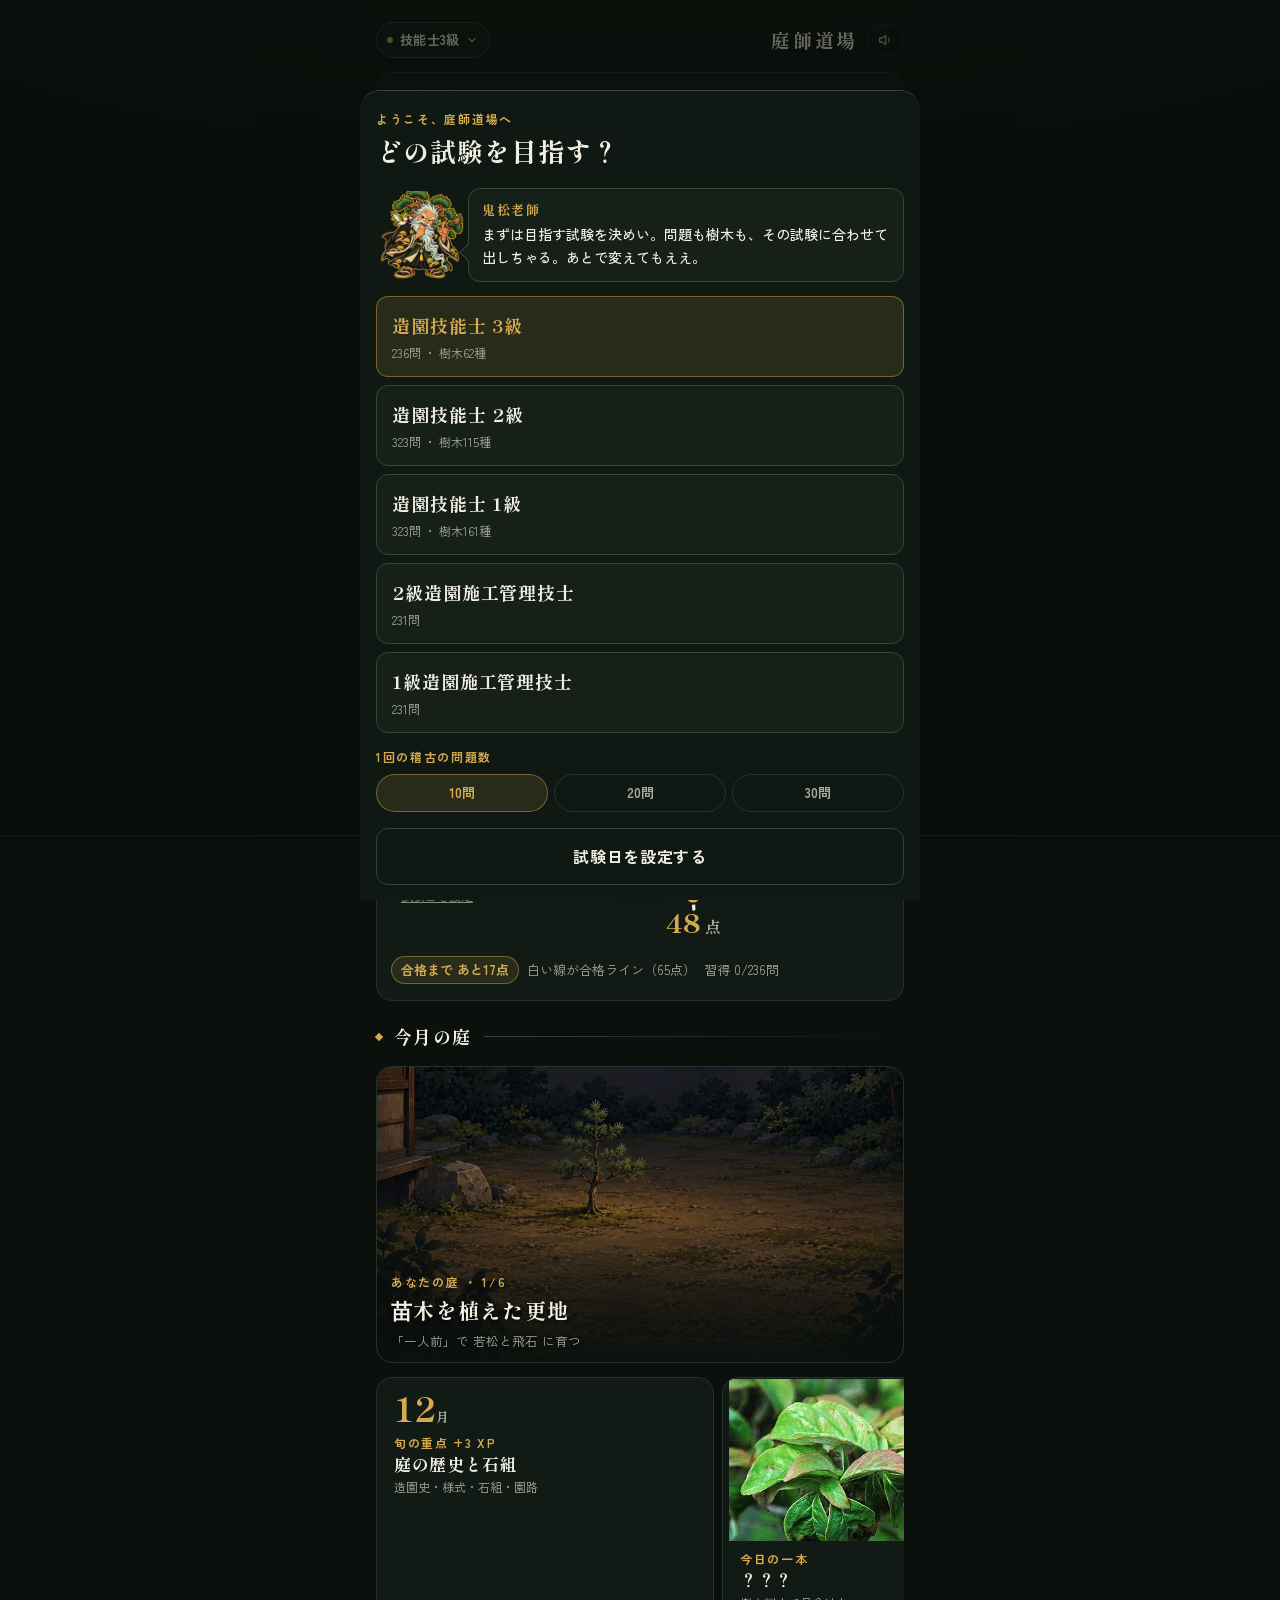
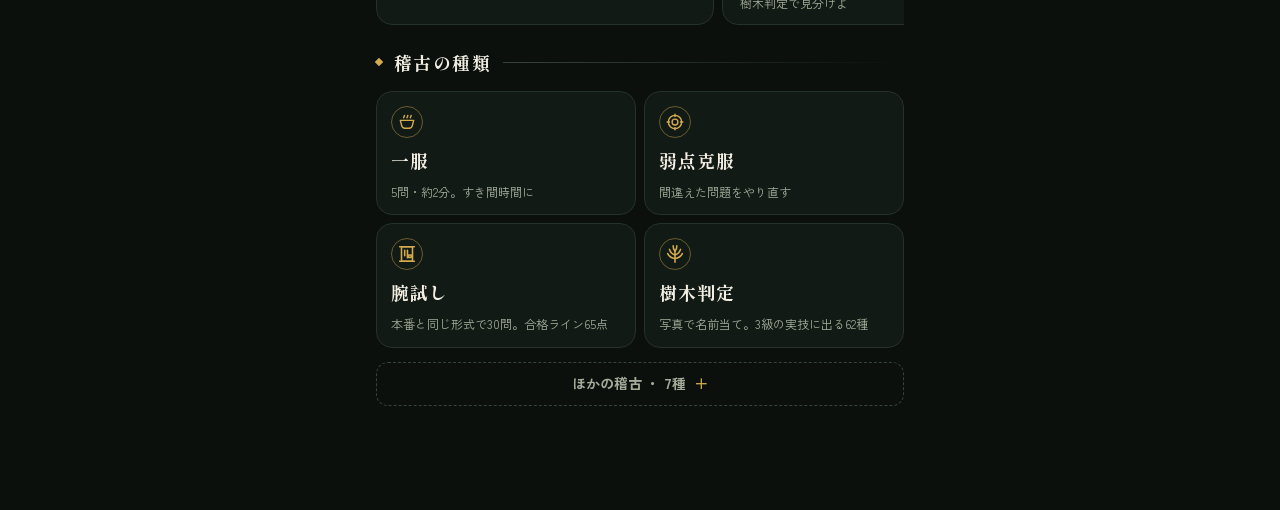
<file: index.html>
<!doctype html><html lang="ja"><head><meta charset="utf-8"><meta name="viewport" content="width=device-width,initial-scale=1,viewport-fit=cover"><meta name="theme-color" content="#0B100D"><meta name="format-detection" content="telephone=no"><link rel="manifest" href="manifest.webmanifest"><link rel="apple-touch-icon" href="icons/apple-touch-icon.png"><meta name="apple-mobile-web-app-capable" content="yes"><meta name="mobile-web-app-capable" content="yes"><meta name="apple-mobile-web-app-status-bar-style" content="black-translucent"><meta name="apple-mobile-web-app-title" content="庭師道場">
<title>庭師道場</title>
<link rel="stylesheet" href="fonts/fonts.css">
<style>
:root{
  --bg:#E8EEE6; --surface:#F8FBF6; --sunk:#DDE5DA; --ink:#15211A; --muted:#58695D; --line:#C6D1C4;
  --pine:#2D6A45; --pine-ink:#F4FAF5; --pine-soft:#D3E6D8;
  --brass:#A97C1E; --brass-soft:#F1E3BF; --miss:#BE3D2A; --miss-soft:#F6D9D3;
  --patch:#6F7D4F; --shadow:0 1px 0 rgba(21,33,26,.06),0 6px 18px -8px rgba(21,33,26,.25);
  --display:"Dela Gothic One","Hiragino Sans","Yu Gothic",sans-serif;
  --body:"Zen Kaku Gothic New","Hiragino Sans","Yu Gothic","Meiryo",sans-serif;
}
@media (prefers-color-scheme:dark){:root:not([data-theme="light"]){
  color-scheme:dark;
  --bg:#0E1410; --surface:#161F19; --sunk:#1E2921; --ink:#E3EBE4; --muted:#93A497; --line:#2B3830;
  --pine:#5DB07D; --pine-ink:#0B1A10; --pine-soft:#1D3526;
  --brass:#D8AE50; --brass-soft:#3A301A; --miss:#EF6D57; --miss-soft:#3D1D18;
  --shadow:0 1px 0 rgba(0,0,0,.3),0 8px 22px -10px rgba(0,0,0,.7);
}}
:root[data-theme="dark"]{
  color-scheme:dark;
  --bg:#0E1410; --surface:#161F19; --sunk:#1E2921; --ink:#E3EBE4; --muted:#93A497; --line:#2B3830;
  --pine:#5DB07D; --pine-ink:#0B1A10; --pine-soft:#1D3526;
  --brass:#D8AE50; --brass-soft:#3A301A; --miss:#EF6D57; --miss-soft:#3D1D18;
  --shadow:0 1px 0 rgba(0,0,0,.3),0 8px 22px -10px rgba(0,0,0,.7);
}
*{box-sizing:border-box}
html,body{height:100%}
body{background:var(--bg);color:var(--ink);font-family:var(--body);font-size:16px;line-height:1.7;-webkit-tap-highlight-color:transparent}
button{font:inherit;color:inherit;cursor:pointer;border:0;background:none}
button:focus-visible,textarea:focus-visible,input:focus-visible{outline:2px solid var(--brass);outline-offset:2px}
.num{font-variant-numeric:tabular-nums}
#app{max-width:560px;margin:0 auto;padding-inline:16px;padding-block:calc(14px + env(safe-area-inset-top,0px)) 104px;min-height:100%}
h1,h2,h3{margin:0;text-wrap:balance}
.disp{font-family:var(--display);font-weight:400;letter-spacing:.02em}
/* 太い見出し書体は画数の多い漢字がつぶれるので、30px未満では本文書体の極太にする */
.disp.sm{font-family:var(--body);font-weight:900;letter-spacing:.04em}
.eyebrow{font-size:13px;font-weight:700;letter-spacing:.05em;color:var(--muted)}
.stack{display:flex;flex-direction:column;gap:14px}
.row{display:flex;align-items:center;gap:10px}
.spacer{flex:1}

/* top bar */
.topbar{display:flex;align-items:center;gap:10px;padding-block:2px 6px}
.logo{font-family:var(--body);font-weight:900;font-size:17px;letter-spacing:.06em}
.logo small{display:block;font-family:var(--body);font-size:12px;letter-spacing:.2em;color:var(--muted);font-weight:700;margin-top:-3px}
.chipbtn{display:inline-flex;align-items:center;gap:6px;padding:6px 10px;border-radius:999px;background:var(--surface);border:1px solid var(--line);font-size:13px;font-weight:700}
.sync{font-size:12px;color:var(--muted)}

/* rank card */
.rankcard{background:var(--ink);color:var(--bg);border-radius:18px;padding:18px;display:grid;grid-template-columns:auto 1fr;gap:16px;align-items:center;position:relative;overflow:hidden}
.rankcard::after{content:"";position:absolute;inset:auto -40px -60px auto;width:180px;height:180px;border-radius:50%;background:radial-gradient(circle,rgba(216,174,80,.22),transparent 70%)}
.rankcard .rname{font-family:var(--display);font-size:34px;line-height:1.1}
.rankcard .rsub{font-size:13px;opacity:.7;letter-spacing:.08em}
.xpbar{height:10px;border-radius:6px;background:rgba(127,127,127,.3);overflow:hidden;margin-top:10px}
.xpbar>i{display:block;height:100%;background:linear-gradient(90deg,var(--brass),#F0CF7A);border-radius:6px;transition:width .8s cubic-bezier(.2,.8,.2,1)}
.xpmeta{display:flex;justify-content:space-between;font-size:13px;margin-top:6px;opacity:.85}
.streak{display:inline-flex;align-items:center;gap:4px;font-weight:700;color:var(--brass)}

/* exam selector */
.seg{display:flex;gap:6px;overflow-x:auto;padding-bottom:2px;scrollbar-width:none}
.seg::-webkit-scrollbar{display:none}
.seg button{flex:none;padding:8px 12px;border-radius:10px;background:var(--surface);border:1px solid var(--line);font-size:14px;font-weight:700;white-space:nowrap}
.seg button[aria-pressed="true"]{background:var(--pine);color:var(--pine-ink);border-color:var(--pine)}

/* cta */
.cta{width:100%;padding:18px;border-radius:16px;background:var(--pine);color:var(--pine-ink);display:flex;align-items:center;gap:14px;box-shadow:var(--shadow);transition:transform .12s}
.cta:active{transform:scale(.98)}
.cta .big{font-family:var(--display);font-size:24px;line-height:1}
.cta .sm{font-size:13px;opacity:.85}
.cta svg{flex:none}

/* panels */
.panel{background:var(--surface);border:1px solid var(--line);border-radius:16px;padding:14px}
.panel h3{font-size:15px;display:flex;align-items:center;gap:8px}
.mission{display:grid;grid-template-columns:22px 1fr auto;gap:10px;align-items:center;padding-block:8px;border-top:1px dashed var(--line)}
.mission:first-of-type{border-top:0}
.mission .chk{width:20px;height:20px;border-radius:6px;border:2px solid var(--line);display:grid;place-items:center}
.mission.done .chk{background:var(--pine);border-color:var(--pine);color:var(--pine-ink)}
.mission.done .mt{text-decoration:line-through;color:var(--muted)}
.mission .mbar{grid-column:2/4;height:4px;background:var(--sunk);border-radius:3px;overflow:hidden}
.mission .mbar i{display:block;height:100%;background:var(--brass)}
.mt{font-size:15px;font-weight:500}
.mprog{font-size:13px;color:var(--muted)}

.modes{display:grid;grid-template-columns:1fr 1fr;gap:10px}
.mode{background:var(--surface);border:1px solid var(--line);border-radius:14px;padding:14px;text-align:left;display:flex;flex-direction:column;gap:6px;min-height:118px;transition:transform .12s,border-color .12s}
.mode:hover{border-color:var(--pine)}
.mode:active{transform:scale(.97)}
.mode b{font-size:16px}
.mode span{font-size:13px;color:var(--muted);line-height:1.45}
.mode .ic{width:34px;height:34px;border-radius:10px;display:grid;place-items:center;background:var(--pine-soft);color:var(--pine)}
.mode .badge{align-self:flex-start;font-size:12px;font-weight:700;padding:1px 8px;border-radius:999px;background:var(--miss-soft);color:var(--miss)}

/* tabs */
.tabbar{position:fixed;left:0;right:0;bottom:0;background:var(--surface);border-top:1px solid var(--line);padding-bottom:env(safe-area-inset-bottom,0px);z-index:20}
.tabbar nav{max-width:560px;margin:0 auto;display:grid;grid-template-columns:repeat(4,1fr)}
.tabbar button{display:flex;flex-direction:column;align-items:center;gap:2px;padding:9px 0 8px;font-size:12px;font-weight:700;color:var(--muted)}
.tabbar button[aria-current="page"]{color:var(--pine)}

/* category list */
.cat{display:grid;grid-template-columns:1fr auto;gap:4px 12px;align-items:center;padding:12px 14px;background:var(--surface);border:1px solid var(--line);border-radius:12px;text-align:left;width:100%}
.cat b{font-size:16px}
.cat .cmeta{font-size:13px;color:var(--muted)}
.cat .cbar{grid-column:1/3;height:5px;border-radius:3px;background:var(--sunk);overflow:hidden;display:flex}
.cat .cbar i{display:block;height:100%}
.cat .pct{font-family:var(--display);font-size:18px}

/* quiz */
.qtop{display:flex;align-items:center;gap:10px;padding-block:4px 10px}
.xbtn{width:36px;height:36px;border-radius:10px;display:grid;place-items:center;background:var(--surface);border:1px solid var(--line)}
.pips{display:flex;gap:4px;flex:1}
.pips i{flex:1;height:8px;border-radius:4px;background:var(--sunk)}
.pips i.ok{background:var(--pine)} .pips i.ng{background:var(--miss)} .pips i.cur{background:var(--brass)}
.combo{font-family:var(--display);color:var(--brass);font-size:15px;min-width:54px;text-align:right}
.combo.pop{animation:pop .35s}
@keyframes pop{40%{transform:scale(1.4)}}
.qcard{background:var(--surface);border:1px solid var(--line);border-radius:18px;padding:18px;box-shadow:var(--shadow)}
.qcat{display:inline-block;font-size:12px;font-weight:700;letter-spacing:.08em;padding:2px 9px;border-radius:999px;background:var(--pine-soft);color:var(--pine)}
.qtext{font-size:17px;font-weight:500;line-height:1.75;margin-top:10px}
.tfrow{display:grid;grid-template-columns:1fr 1fr;gap:12px;margin-top:16px}
.tf{height:96px;border-radius:16px;background:var(--surface);border:2px solid var(--line);font-family:var(--display);font-size:46px;display:grid;place-items:center;transition:transform .1s}
.tf:active{transform:scale(.96)}
.choices{display:flex;flex-direction:column;gap:9px;margin-top:16px}
.choice{display:grid;grid-template-columns:28px 1fr;gap:10px;align-items:center;text-align:left;padding:12px 14px;border-radius:12px;background:var(--surface);border:2px solid var(--line);font-size:16px;font-weight:500;transition:transform .1s}
.choice:active{transform:scale(.98)}
.choice .k{width:28px;height:28px;border-radius:8px;background:var(--sunk);display:grid;place-items:center;font-weight:900;font-size:14px}
.is-ok{border-color:var(--pine)!important;background:var(--pine-soft)!important}
.is-ng{border-color:var(--miss)!important;background:var(--miss-soft)!important}
.dim{opacity:.45}
.locked button{pointer-events:none}
.shake{animation:shake .35s}
@keyframes shake{25%{transform:translateX(-6px)}50%{transform:translateX(5px)}75%{transform:translateX(-3px)}}
.feedback{margin-top:14px;border-radius:16px;padding:14px 16px;border:2px solid;animation:rise .25s ease-out}
.idkbtn{display:block;width:100%;margin-top:10px;padding:11px;border-radius:12px;border:2px dashed var(--line);background:transparent;color:var(--muted);font-weight:900;font-size:15px}
.idkbtn:active{transform:scale(.98)}
.feedback.idk{border-color:var(--brass);background:var(--brass-soft)}
.feedback.idk .fh{color:var(--brass)}
.feedback.ok{border-color:var(--pine);background:var(--pine-soft)}
.feedback.ng{border-color:var(--miss);background:var(--miss-soft)}
.feedback .fh{font-family:var(--body);font-weight:900;font-size:22px;display:flex;align-items:center;gap:10px}
.feedback.ok .fh{color:var(--pine)} .feedback.ng .fh{color:var(--miss)}
.feedback p{margin:6px 0 0;font-size:15px}
.nextbtn{margin-top:12px;width:100%;padding:14px;border-radius:12px;background:var(--ink);color:var(--bg);font-weight:900;font-size:16px}
@keyframes rise{from{transform:translateY(8px);opacity:.3}}
.xpfloat{position:fixed;font-family:var(--display);color:var(--brass);font-size:24px;pointer-events:none;z-index:60;animation:floatup 1s ease-out forwards;text-shadow:0 2px 0 var(--surface)}
@keyframes floatup{to{transform:translateY(-60px);opacity:0}}
.photo{position:relative;border-radius:14px;overflow:hidden;background:var(--sunk);aspect-ratio:4/3;max-width:100%}
.photo img{width:100%;height:100%;object-fit:cover;display:block}
.photo .swap{position:absolute;right:8px;bottom:8px;padding:5px 10px;border-radius:999px;background:rgba(0,0,0,.6);color:#fff;font-size:13px;font-weight:700}
.credit{font-size:12px;color:var(--muted);margin-top:4px;line-height:1.4;word-break:break-all}
.timer{height:8px;border-radius:4px;background:var(--sunk);overflow:hidden;flex:1}
.timer i{display:block;height:100%;background:var(--brass);transition:width .25s linear}
.timer.low i{background:var(--miss)}
.clock{font-family:var(--display);font-size:20px;min-width:44px;text-align:right}

/* result */
.result{text-align:center;padding-top:10px}
.score{font-family:var(--display);font-size:64px;line-height:1}
.score small{font-size:24px;color:var(--muted)}
.ledger{text-align:left;margin-top:16px}
.ledger div{display:flex;justify-content:space-between;padding-block:6px;border-bottom:1px dashed var(--line);font-size:15px}
.ledger div b{font-family:var(--display);color:var(--brass);font-weight:400}
.btnrow{display:grid;grid-template-columns:1fr 1fr;gap:10px;margin-top:16px}
.btn{padding:14px;border-radius:12px;font-weight:900;background:var(--surface);border:1px solid var(--line)}
.btn.primary{background:var(--pine);color:var(--pine-ink);border-color:var(--pine)}
.review{text-align:left;margin-top:16px}
.review details{background:var(--surface);border:1px solid var(--line);border-radius:12px;padding:10px 12px;margin-top:8px}
.review summary{font-size:15px;font-weight:500;cursor:pointer}
.review p{font-size:14px;margin:6px 0 0;color:var(--muted)}

/* zukan */
.zgrid{display:grid;grid-template-columns:repeat(3,1fr);gap:8px}
@media (min-width:480px){.zgrid{grid-template-columns:repeat(4,1fr)}}
.zc{background:var(--surface);border:1px solid var(--line);border-radius:12px;overflow:hidden;text-align:left;display:flex;flex-direction:column}
.zc .zi{aspect-ratio:1;background:var(--sunk);position:relative}
.zc .zi img{width:100%;height:100%;object-fit:cover;display:block}
.zc.lock .zi img{filter:grayscale(1) brightness(.35) blur(3px)}
.zc .zn{font-size:13px;font-weight:700;padding:6px 8px 2px}
.zc .zs{font-size:12px;padding:0 8px 7px;color:var(--brass);letter-spacing:.1em}
.zc.lock .zn{color:var(--muted)}
.zc .no{position:absolute;left:6px;top:4px;font-size:12px;font-weight:700;color:#fff;text-shadow:0 1px 2px rgba(0,0,0,.6)}
.filter{display:flex;gap:6px;flex-wrap:wrap}
.filter button{padding:5px 10px;border-radius:999px;border:1px solid var(--line);background:var(--surface);font-size:13px;font-weight:700}
.filter button[aria-pressed="true"]{background:var(--ink);color:var(--bg);border-color:var(--ink)}

/* sheet / overlay */
.overlay{position:fixed;inset:0;z-index:50;background:rgba(8,12,9,.6);display:flex;align-items:flex-end;justify-content:center;animation:fade .2s}
@keyframes fade{from{opacity:0}}
.sheet{background:var(--surface);width:100%;max-width:560px;max-height:90%;overflow:auto;border-radius:20px 20px 0 0;padding:18px 16px calc(18px + env(safe-area-inset-bottom,0px));animation:rise .25s}
.promo{position:fixed;inset:0;z-index:70;background:radial-gradient(circle at 50% 40%,#2a2210,#0b0d09 70%);color:#F4EBD2;display:flex;flex-direction:column;align-items:center;justify-content:center;gap:14px;text-align:center;padding:24px}
.promo .kicker{letter-spacing:.2em;font-size:16px;font-weight:700;color:#D8AE50}
.promo .pname{font-family:var(--display);font-size:64px;line-height:1;animation:stamp .6s cubic-bezier(.2,1.6,.4,1)}
.promo .ins{animation:spin .9s ease-out}
.promo p{margin:0;opacity:.8;font-size:15px;max-width:30ch}
.promo button{margin-top:10px;padding:14px 36px;border-radius:999px;background:#D8AE50;color:#1a1408;font-weight:900;font-size:16px}
@keyframes stamp{from{transform:scale(2.4);opacity:0}}
@keyframes spin{from{transform:rotateY(180deg) scale(.4);opacity:0}}
#fx{position:fixed;inset:0;pointer-events:none;z-index:80}

/* record */
.ladder{display:flex;flex-direction:column}
.lrow{display:grid;grid-template-columns:52px 1fr auto;gap:12px;align-items:center;padding-block:7px;border-bottom:1px solid var(--line)}
.lrow.fut{opacity:.45}
.lrow.cur{background:var(--brass-soft);margin-inline:-14px;padding-inline:14px;border-radius:10px;border-bottom-color:transparent}
.lrow b{font-size:16px}
.lrow .lx{font-size:13px;color:var(--muted)}
.stats{display:grid;grid-template-columns:repeat(3,1fr);gap:8px}
.stat{background:var(--surface);border:1px solid var(--line);border-radius:12px;padding:10px 12px}
.stat .v{font-family:var(--display);font-size:24px;line-height:1.2}
.stat .l{font-size:12px;color:var(--muted);font-weight:700}
.medals{display:grid;grid-template-columns:repeat(3,1fr);gap:8px}
.medal{background:var(--surface);border:1px solid var(--line);border-radius:12px;padding:10px 8px;text-align:center;display:flex;flex-direction:column;align-items:center;gap:4px}
.medal b{font-size:13px}
.medal span{font-size:12px;color:var(--muted);line-height:1.4}
.medal.off svg{opacity:.25;filter:grayscale(1)}
.medal.off b{color:var(--muted)}

/* essay */
textarea,input[type=text]{width:100%;font:inherit;font-size:16px;padding:10px 12px;border-radius:10px;border:1px solid var(--line);background:var(--bg);color:var(--ink)}
textarea{min-height:120px;resize:vertical;line-height:1.7}
label.f{display:flex;flex-direction:column;gap:4px;font-size:13px;font-weight:700;color:var(--muted)}
.aiout{white-space:pre-wrap;font-size:15px}
/* 参考画像 */
.refs{margin-top:10px;display:grid;gap:8px}
.refs.two{grid-template-columns:1fr 1fr}
.ref{margin:0;background:var(--surface);border:1px solid var(--line);border-radius:12px;overflow:hidden;cursor:zoom-in;position:relative}
.ref img{width:100%;aspect-ratio:4/3;object-fit:cover;display:block;background:var(--sunk)}
.ref .dgm{padding:10px 10px 0;color:var(--ink)}
.ref .dgm svg{width:100%;height:auto;display:block}
.ref figcaption{font-size:13px;padding:6px 10px 8px;color:var(--muted);line-height:1.5}
.refs.two figcaption{font-size:12px}
.ref .zoom{position:absolute;right:8px;top:8px;width:34px;height:34px;border-radius:8px;background:rgba(0,0,0,.55);color:#fff;display:grid;place-items:center}
.lb{position:fixed;inset:0;z-index:75;background:rgba(5,8,6,.92);display:flex;flex-direction:column;align-items:center;justify-content:center;padding:16px;gap:10px;animation:fade .2s}
.lb .box{max-width:720px;width:100%;max-height:78%;display:flex;justify-content:center}
.lb img{max-width:100%;max-height:100%;object-fit:contain;border-radius:10px}
.lb .dgm{background:#F8FBF6;color:#15211A;border-radius:12px;padding:14px;width:100%;overflow:auto;
  --miss:#BE3D2A;--pine:#2D6A45;--brass:#A97C1E;--pine-soft:#D3E6D8;--miss-soft:#F6D9D3;--brass-soft:#F1E3BF;--sunk:#DDE5DA}
.lb .dgm svg{width:100%;height:auto;display:block}
.lb p{color:#E9EEE3;font-size:15px;max-width:60ch;text-align:center;margin:0}
.lb .credit{color:#8C9B8B;text-align:center}
.lb button{padding:10px 26px;border-radius:999px;background:#E9EEE3;color:#090D0A;font-weight:900}
/* ═══ 作戦司令部（ホーム）：どのテーマでも暗い司令室で統一 ═══ */
body.hq{
  color-scheme:dark;
  --bg:#090D0A; --surface:#10170F; --sunk:#1A2419; --ink:#EEF2EA; --muted:#AAB7A9; --line:#2C3C2C;
  --pine:#6FD39A; --pine-ink:#06140B; --pine-soft:#143020; --brass:#E2B75A; --brass-soft:#352B14;
  --miss:#EF6D57; --miss-soft:#3A1A15; --shadow:0 10px 30px -12px rgba(0,0,0,.9);
  --hud:"Chakra Petch","Zen Kaku Gothic New","Hiragino Sans",sans-serif; --amber:#FFB547; --gold-grad:linear-gradient(180deg,#FFF3C4 0%,#E9BF5F 48%,#A36F17 78%,#F2CF73 100%);
  background:
    radial-gradient(ellipse 90% 50% at 50% -10%,rgba(226,183,90,.13),transparent 60%),
    linear-gradient(rgba(111,211,154,.035) 1px,transparent 1px) 0 0/24px 24px,
    linear-gradient(90deg,rgba(111,211,154,.035) 1px,transparent 1px) 0 0/24px 24px,
    #090D0A;
  background-attachment:fixed;
}
body.hq .tabbar{background:rgba(9,13,10,.92);backdrop-filter:blur(8px);border-top-color:#243224}
body.hq .tabbar button[aria-current="page"]{color:var(--brass)}
.hud{position:relative}
.hud::before,.hud::after{content:"";position:absolute;width:12px;height:12px;border:2px solid var(--brass);pointer-events:none;opacity:.85}
.hud::before{left:-1px;top:-1px;border-right:0;border-bottom:0;border-top-left-radius:6px}
.hud::after{right:-1px;bottom:-1px;border-left:0;border-top:0;border-bottom-right-radius:6px}
.hqbar{display:flex;align-items:center;gap:10px;font-family:var(--hud);font-size:13px;letter-spacing:.04em;color:var(--muted);font-weight:700}
.hqbar .led{width:8px;height:8px;border-radius:50%;background:var(--pine);box-shadow:0 0 8px var(--pine);animation:blink 2.4s infinite}
.hqbar .led.off{background:var(--amber);box-shadow:0 0 8px var(--amber)}
@keyframes blink{0%,70%,100%{opacity:1}80%{opacity:.25}}
.hqtitle{font-family:var(--body);font-weight:900;font-size:15px;letter-spacing:.06em;color:var(--ink);white-space:nowrap}
#sync{white-space:nowrap}
@media (max-width:420px){.hqtitle .hqsub{display:none}}
.hero{display:grid;grid-template-columns:auto 1fr;gap:16px;align-items:center;padding:16px;border-radius:18px;background:linear-gradient(160deg,#141D13,#0B100B 70%);border:1px solid #2B3A28;overflow:hidden;position:relative}
.hero::after{content:"";position:absolute;inset:0;background:repeating-linear-gradient(0deg,rgba(255,255,255,.018) 0 2px,transparent 2px 4px);pointer-events:none}
.radar{position:relative;width:128px;height:128px;border-radius:50%;display:grid;place-items:center;
  background:radial-gradient(circle,transparent 0 30%,rgba(111,211,154,.16) 30.5% 31%,transparent 31.5% 55%,rgba(111,211,154,.16) 55.5% 56%,transparent 56.5% 80%,rgba(111,211,154,.22) 80.5% 81.5%,transparent 82%),
             radial-gradient(circle,rgba(226,183,90,.08),transparent 70%)}
.radar::before{content:"";position:absolute;inset:0;border-radius:50%;background:repeating-radial-gradient(circle,rgba(226,183,90,.10) 0 1px,transparent 1.5px 9px);mask:radial-gradient(circle,#000 60%,transparent 72%);-webkit-mask:radial-gradient(circle,#000 60%,transparent 72%)}
.radar .ins{position:relative;filter:drop-shadow(0 6px 10px rgba(0,0,0,.7)) drop-shadow(0 0 14px rgba(226,183,90,.25))}
@keyframes sweep{to{transform:rotate(360deg)}}
.hero .lbl{font-family:var(--hud);font-size:13px;letter-spacing:.16em;color:var(--muted);font-weight:700}
.hero .rk{font-family:var(--display);font-size:44px;line-height:1.05;background:var(--gold-grad);-webkit-background-clip:text;background-clip:text;color:transparent;filter:drop-shadow(0 2px 0 rgba(0,0,0,.6))}
.hero .quote{font-size:13px;color:var(--muted);margin-top:4px;line-height:1.5}
/* 鬼松教官 */
.kyokan{display:grid;grid-template-columns:118px 1fr;gap:6px;align-items:end;width:100%;padding:12px 14px 0 0;border-radius:18px;background:linear-gradient(160deg,#141D13,#0B100B 70%);border:1px solid #2B3A28;overflow:hidden;text-align:left;color:var(--ink)}
.kyokan img{width:132px;height:auto;margin:0 0 -4px -6px;filter:drop-shadow(0 8px 12px rgba(0,0,0,.7))}
.bubble{position:relative;align-self:center;margin-bottom:12px;padding:10px 13px;border-radius:14px;background:var(--sunk);border:1px solid var(--line);font-size:15px;line-height:1.65;font-weight:500}
.bubble::before{content:"";position:absolute;left:-7px;bottom:22px;width:12px;height:12px;background:inherit;border-left:1px solid;border-bottom:1px solid;border-color:inherit;transform:rotate(45deg)}
.bubble .who{display:block;font-size:12px;font-weight:700;color:var(--brass);margin-bottom:2px}
.ikari .bubble{border-color:var(--miss);background:#2A1411;font-weight:700}
.ikari .bubble .who{color:var(--miss)}
.dere .bubble{border-color:#E889AE;background:#2B1822}
.dere .bubble .who{color:#F3A6C4}
.kyokan.ikari img,.kres.ikari img,.ksay.ikari img{animation:rage .45s 2}
.kyokan.dere img,.kres.dere img,.ksay.dere img,.kyokan.odoroki img,.kres.odoroki img,.ksay.odoroki img{animation:hop .5s 2}
@keyframes rage{20%{transform:translateX(-4px) rotate(-2deg)}40%{transform:translateX(4px) rotate(2deg)}60%{transform:translateX(-3px)}80%{transform:translateX(2px)}}
@keyframes hop{40%{transform:translateY(-8px)}}
.ksay{display:grid;grid-template-columns:88px 1fr;gap:4px;align-items:center;margin-top:10px}
.ksay img{width:88px;height:auto}
.ksay .bubble{margin:0;font-size:14px}
.kres{display:grid;grid-template-columns:140px 1fr;gap:6px;align-items:center;margin:10px 0 4px;text-align:left}
.kres img{width:140px;height:auto;filter:drop-shadow(0 8px 12px rgba(0,0,0,.7))}
.promo .pk{width:160px;height:auto;margin-top:-6px;animation:hop .6s 3}
.promo .pline{font-size:16px;font-weight:700;color:#F3A6C4;max-width:30ch;line-height:1.6}
@media (prefers-reduced-motion: reduce){.kyokan img,.kres img,.ksay img,.promo .pk{animation:none!important}}
.ammo{display:grid;grid-template-columns:repeat(20,1fr);gap:3px;margin-top:10px}
.ammo i{height:12px;border-radius:2px;background:#1E291D;border:1px solid #2B3A28}
.ammo i.on{background:var(--gold-grad);border-color:#A36F17;box-shadow:0 0 6px rgba(226,183,90,.35)}
.ammo i.next{background:#3A2F16;border-color:var(--brass);animation:blink 1.6s infinite}
.xprow{display:flex;justify-content:space-between;font-family:var(--hud);font-size:13px;margin-top:6px;color:var(--muted);letter-spacing:.06em}
.xprow b{color:var(--brass);font-weight:700}
.readouts{display:grid;grid-template-columns:repeat(3,1fr);gap:8px}
.ro{background:var(--surface);border:1px solid var(--line);border-radius:12px;padding:10px 12px}
.ro .k{font-family:var(--body);font-size:13px;letter-spacing:.04em;color:var(--muted);font-weight:700}
.ro .v{font-family:var(--hud);font-size:26px;font-weight:700;line-height:1.1;color:var(--ink)}
.ro .v small{font-size:13px;color:var(--muted);margin-left:2px}
.ops{display:grid;grid-template-columns:auto 1fr;gap:14px;align-items:center;padding:14px;border-radius:16px;background:var(--surface);border:1px solid var(--line)}
.dday{text-align:center;min-width:92px}
.dday .k{font-family:var(--body);font-size:13px;letter-spacing:.04em;color:var(--muted);font-weight:700}
.dday .v{font-family:var(--hud);font-size:40px;font-weight:700;line-height:1;color:var(--amber);text-shadow:0 0 18px rgba(255,181,71,.35)}
.dday button{font-size:12px;color:var(--muted);text-decoration:underline;margin-top:4px}
.meter{width:100%;max-width:220px;justify-self:center}
.meter svg{display:block;width:100%;height:auto}
.meter .needle{transform-box:view-box;transform-origin:100px 100px;animation:needle 1.3s cubic-bezier(.2,1.5,.4,1)}
@keyframes needle{from{transform:rotate(0deg)}}
.sortie{position:relative;width:100%;border-radius:16px;overflow:hidden;padding:26px 18px 22px;text-align:left;
  background:linear-gradient(160deg,#1E2A17,#10170D);border:2px solid var(--brass);box-shadow:0 0 0 1px #000,0 14px 30px -10px rgba(226,183,90,.35);display:flex;align-items:center;gap:14px;color:var(--ink)}
.sortie::before,.sortie::after{content:"";position:absolute;left:14px;right:14px;height:2px;background:linear-gradient(90deg,transparent,#E2B75A 18%,#FFF0B8 50%,#E2B75A 82%,transparent)}
.sortie::before{top:8px} .sortie::after{bottom:8px}
@keyframes hazard{to{background-position:25.5px 0}}
.sortie .big{font-family:var(--display);font-size:40px;line-height:1;background:var(--gold-grad);-webkit-background-clip:text;background-clip:text;color:transparent}
.sortie .en{font-family:var(--hud);font-size:13px;letter-spacing:.3em;color:var(--brass);font-weight:700}
.sortie .sm{font-size:13px;color:var(--muted)}
.sortie .chev{margin-left:auto;display:flex;gap:2px;color:var(--brass)}
.sortie .chev i{width:12px;height:22px;background:currentColor;clip-path:polygon(0 0,45% 0,100% 50%,45% 100%,0 100%,55% 50%);animation:chev 1.2s infinite}
.sortie .chev i:nth-child(2){animation-delay:.2s}.sortie .chev i:nth-child(3){animation-delay:.4s}
@keyframes chev{0%,100%{opacity:.2}40%{opacity:1}}
.sortie:active{transform:scale(.985)}
.sortie.go{animation:go .22s}
@keyframes go{50%{filter:brightness(1.8)}}
.hqrow{display:grid;grid-template-columns:1fr 1fr;gap:8px}
.subbtn{display:flex;align-items:center;gap:10px;padding:12px 14px;border-radius:12px;background:var(--surface);border:1px solid var(--line);text-align:left}
.subbtn b{font-size:15px;display:block} .subbtn span{font-size:12px;color:var(--muted)}
.subbtn .ic{color:var(--brass)}
.orders{background:linear-gradient(180deg,#141B12,#10160F);border:1px solid var(--line);border-radius:16px;padding:12px 14px}
.orders .oh{display:flex;align-items:center;gap:8px;font-family:var(--body);font-size:13px;letter-spacing:.02em;color:var(--muted);font-weight:700;padding-bottom:6px;border-bottom:1px dashed var(--line)}
.orders .oh b{font-family:var(--body);letter-spacing:.06em;color:var(--ink);font-size:15px;font-weight:900}
.hanko{width:30px;height:30px;border-radius:50%;border:2px solid var(--miss);color:var(--miss);display:grid;place-items:center;font-family:var(--display);font-size:14px;transform:rotate(-14deg);animation:stamp .4s cubic-bezier(.2,1.6,.4,1)}
body.hq .mission{grid-template-columns:30px 1fr auto}
body.hq .mission .chk{width:24px;height:24px;border-radius:4px;border-color:#3A4A38}
.sectitle{font-family:var(--body);font-size:14px;letter-spacing:.08em;color:var(--muted);font-weight:700;display:flex;align-items:center;gap:8px}
.sectitle::after{content:"";flex:1;height:1px;background:var(--line)}
body.hq .mode{background:linear-gradient(160deg,#151E14,#0E140D);border-color:#263424}
body.hq .mode .ic{background:#1F2A17;color:var(--brass)}
/* ═══ 全画面共通の司令部UI ═══ */
.tabbar nav{grid-template-columns:repeat(5,1fr)!important;align-items:end}
.tabbar .fab{position:relative;top:-18px;margin:0 auto;width:66px;height:66px;border-radius:50%;padding:0;justify-content:center;gap:0;
  background:radial-gradient(circle at 35% 30%,#FFF1C0,#E2B75A 45%,#9C6B14 100%);color:#1a1408;font-family:var(--body);font-weight:900;font-size:19px;letter-spacing:.04em;
  box-shadow:0 0 0 4px #090D0A,0 0 0 6px rgba(226,183,90,.55),0 10px 24px -6px rgba(226,183,90,.6)}

.tabbar .fab:active{transform:scale(.94)}
.pagebar{display:flex;align-items:center;gap:10px;padding-block:2px 4px}
.pagebar h1{font-family:var(--body);font-size:22px;font-weight:900;letter-spacing:.06em}
.pagebar .en{font-family:var(--hud);font-size:13px;letter-spacing:.18em;color:var(--brass);font-weight:700;display:block;margin-bottom:-2px}
.hotbadge{display:inline-flex;align-items:center;gap:4px;font-size:12px;font-weight:900;padding:2px 9px;border-radius:999px;background:var(--brass);color:#1a1408;margin-left:6px;letter-spacing:.04em}
.nextbtn{position:sticky;bottom:calc(12px + env(safe-area-inset-bottom,0px));z-index:5;box-shadow:0 10px 24px -8px rgba(0,0,0,.8)}
.intel{display:grid;grid-template-columns:1fr 1fr;gap:8px}
.intel .card{background:var(--surface);border:1px solid var(--line);border-radius:14px;overflow:hidden;text-align:left;display:flex;flex-direction:column}
.intel .card img{width:100%;aspect-ratio:16/10;object-fit:cover;display:block}
.intel .card .in{padding:9px 11px 11px;display:flex;flex-direction:column;gap:2px}
.intel .card b{font-size:15px;line-height:1.35}
.intel .card span{font-size:12px;color:var(--muted);line-height:1.45}
.intel .mo2{font-family:var(--hud);font-size:34px;font-weight:700;color:var(--brass);line-height:1;padding:12px 11px 0}
.kakochart{display:flex;flex-direction:column;gap:8px;margin-top:10px}
.kc{display:grid;grid-template-columns:92px 1fr 44px;gap:8px;align-items:center;font-size:13px}
.kc .tr{position:relative;height:14px;border-radius:4px;background:var(--sunk)}
.kc .tr i{position:absolute;left:0;top:0;bottom:0;border-radius:0 4px 4px 0}
.kc .tr .pl{position:absolute;top:-4px;bottom:-4px;width:2px;background:var(--ink)}
.kc b{font-family:var(--hud);font-size:15px;text-align:right}
select{font:inherit;font-size:16px;padding:10px 12px;border-radius:10px;border:1px solid var(--line);background:var(--bg);color:var(--ink);width:100%}
input[type=number]{width:100%;font:inherit;font-size:16px;padding:10px 12px;border-radius:10px;border:1px solid var(--line);background:var(--bg);color:var(--ink)}
body.hq .stat .v,body.hq .pct,body.hq .front .p{font-family:var(--hud);font-weight:700}
/* 合格作戦 */
.plan{display:flex;flex-direction:column;gap:10px}
.plan .cd{display:flex;align-items:baseline;gap:6px}
.plan .cd b{font-family:var(--display);font-size:30px;line-height:1;font-weight:400}
.gauge{position:relative;height:14px;border-radius:7px;background:var(--sunk);overflow:visible;margin-top:4px}
.gauge>i{display:block;height:100%;border-radius:7px;background:var(--pine);transition:width .8s cubic-bezier(.2,.8,.2,1)}
.gauge.low>i{background:var(--brass)}
.gauge .ln{position:absolute;top:-5px;bottom:-5px;width:2px;background:var(--ink)}
.gauge .lt{position:absolute;top:-20px;transform:translateX(-50%);font-size:12px;font-weight:700;white-space:nowrap}
.gmeta{display:flex;justify-content:space-between;font-size:13px;color:var(--muted)}
.verdict{font-weight:900;font-size:14px;padding:2px 9px;border-radius:999px}
.verdict.pass{background:var(--pine-soft);color:var(--pine)} .verdict.not{background:var(--brass-soft);color:var(--brass)}
.ctarow{display:grid;grid-template-columns:1fr auto;gap:10px}
.quick{padding:0 16px;border-radius:16px;background:var(--surface);border:2px solid var(--pine);color:var(--pine);display:flex;flex-direction:column;align-items:center;justify-content:center;line-height:1.2}
.quick b{font-family:var(--body);font-weight:900;font-size:18px}
.quick span{font-size:12px;font-weight:700}
.season{display:grid;grid-template-columns:auto 1fr;gap:12px;align-items:center;text-align:left;width:100%}
.season .mo{font-family:var(--display);font-size:26px;line-height:1;color:var(--brass);text-align:center;min-width:48px}
.season .mo small{display:block;font-family:var(--body);font-size:12px;font-weight:700;color:var(--muted);letter-spacing:.1em}
.todaytree{display:grid;grid-template-columns:96px 1fr;gap:12px;align-items:center;text-align:left;width:100%}
.todaytree img{width:96px;height:96px;object-fit:cover;border-radius:12px;display:block}
.todaytree b{font-size:17px}
.todaytree p{margin:2px 0 0;font-size:13px;color:var(--muted);line-height:1.5}
.mode.wide{grid-column:1/3;min-height:0;flex-direction:row;align-items:center;gap:12px}
/* 作戦地図 */
.fronts{display:grid;grid-template-columns:1fr 1fr;gap:8px}
.front{position:relative;text-align:left;border-radius:14px;padding:12px;background:var(--surface);border:1px solid var(--line);overflow:hidden;min-height:108px;display:flex;flex-direction:column;gap:4px}
.front .occ{position:absolute;left:0;right:0;bottom:0;background:var(--pine-soft);transition:height .6s}
.front>*:not(.occ){position:relative}
.front b{font-size:15px;line-height:1.35}
.front .st{font-size:12px;font-weight:700;color:var(--muted)}
.front .p{font-family:var(--display);font-size:24px;margin-top:auto;line-height:1}
.front.won{border-color:var(--pine)}
.front.won .st{color:var(--pine)}
.front .hot{position:absolute;right:8px;top:8px;font-size:12px;font-weight:900;padding:1px 7px;border-radius:999px;background:var(--brass);color:var(--surface)}
.front .flag{position:absolute;right:10px;bottom:10px;color:var(--pine)}
/* 週間グラフ */
.week{display:grid;grid-template-columns:repeat(7,1fr);gap:6px;align-items:end;height:130px;padding-top:18px;border-bottom:1px solid var(--line)}
.week .col{display:flex;flex-direction:column;align-items:center;justify-content:flex-end;height:100%;gap:3px}
.week .v{font-size:12px;font-weight:700;color:var(--muted)}
.week .bar{width:70%;max-width:28px;background:var(--pine);border-radius:4px 4px 0 0;min-height:0}
.week .bar.zero{height:2px!important;background:var(--line)}
.week .bar.today{background:var(--brass)}
.wlab{display:grid;grid-template-columns:repeat(7,1fr);gap:6px;text-align:center;font-size:12px;color:var(--muted);margin-top:4px}
.jackpot{display:inline-block;font-family:var(--display);color:var(--surface);background:var(--brass);padding:4px 14px;border-radius:999px;font-size:16px;animation:stamp .5s cubic-bezier(.2,1.6,.4,1)}
.toast{position:fixed;left:50%;bottom:90px;transform:translateX(-50%);background:var(--ink);color:var(--bg);padding:10px 16px;border-radius:12px;font-size:14px;font-weight:700;z-index:90;animation:rise .2s;max-width:calc(100% - 32px)}
.note{font-size:13px;color:var(--muted)}
.linkbtn{color:var(--pine);font-weight:700;font-size:14px;text-decoration:underline}

/* ═════════════════════════════════════════════════════════════
   庭師道場 デザインシステム v1「夜の庭 ― 墨と苔と金」
   仕様書：docs/design-system.html
   ・色は和色（和色大辞典）から：墨緑の背景／若竹色の正解／金色・山吹茶の金／臙脂の不正解／朱色の判子
   ・書体：見出しと大きな数字＝しっぽり明朝B1（20px以上だけ）／本文＝Zen Kaku Gothic New
   ・角丸は 8 / 12 / 16、線は1pxの細線、光る効果と点滅は使わない
   ═════════════════════════════════════════════════════════════ */
body.hq{
  --bg:#0B100D; --surface:#121A15; --surface2:#162019; --sunk:#1B261E; --ink:#F2EEE2; --muted:#A4AC9A; --faint:#838E7F;
  --line:#253229; --line2:#34463A;
  --pine:#68BE8D; --pine-ink:#07120B; --pine-soft:rgba(104,190,141,.13);
  --brass:#D4AA4F; --brass-ink:#1A1306; --brass-soft:rgba(212,170,79,.12); --brass-line:rgba(212,170,79,.45);
  --miss:#E07662; --miss-soft:rgba(224,118,98,.12); --shu:#D9532C; --amber:#D4AA4F;
  --gold-grad:linear-gradient(180deg,#F4E3AE 0%,#D4AA4F 52%,#B48A35 100%);
  --display:"Shippori Mincho B1","Hiragino Mincho ProN","Yu Mincho",serif;
  --hud:"Zen Kaku Gothic New","Hiragino Sans",sans-serif;
  --r-s:8px; --r-m:12px; --r-l:16px;
  --seigaiha:url("data:image/svg+xml;utf8,<svg xmlns='http://www.w3.org/2000/svg' width='40' height='20' viewBox='0 0 40 20'><circle cx='20' cy='0' r='20' fill='%23121A15' stroke='%23D4AA4F' stroke-opacity='.13' stroke-width='.8'/><circle cx='20' cy='0' r='15' fill='none' stroke='%23D4AA4F' stroke-opacity='.13' stroke-width='.8'/><circle cx='20' cy='0' r='10' fill='none' stroke='%23D4AA4F' stroke-opacity='.13' stroke-width='.8'/><circle cx='20' cy='0' r='5' fill='none' stroke='%23D4AA4F' stroke-opacity='.13' stroke-width='.8'/><circle cx='0' cy='10' r='20' fill='%23121A15' stroke='%23D4AA4F' stroke-opacity='.13' stroke-width='.8'/><circle cx='0' cy='10' r='15' fill='none' stroke='%23D4AA4F' stroke-opacity='.13' stroke-width='.8'/><circle cx='0' cy='10' r='10' fill='none' stroke='%23D4AA4F' stroke-opacity='.13' stroke-width='.8'/><circle cx='0' cy='10' r='5' fill='none' stroke='%23D4AA4F' stroke-opacity='.13' stroke-width='.8'/><circle cx='40' cy='10' r='20' fill='%23121A15' stroke='%23D4AA4F' stroke-opacity='.13' stroke-width='.8'/><circle cx='40' cy='10' r='15' fill='none' stroke='%23D4AA4F' stroke-opacity='.13' stroke-width='.8'/><circle cx='40' cy='10' r='10' fill='none' stroke='%23D4AA4F' stroke-opacity='.13' stroke-width='.8'/><circle cx='40' cy='10' r='5' fill='none' stroke='%23D4AA4F' stroke-opacity='.13' stroke-width='.8'/><circle cx='20' cy='20' r='20' fill='%23121A15' stroke='%23D4AA4F' stroke-opacity='.13' stroke-width='.8'/><circle cx='20' cy='20' r='15' fill='none' stroke='%23D4AA4F' stroke-opacity='.13' stroke-width='.8'/><circle cx='20' cy='20' r='10' fill='none' stroke='%23D4AA4F' stroke-opacity='.13' stroke-width='.8'/><circle cx='20' cy='20' r='5' fill='none' stroke='%23D4AA4F' stroke-opacity='.13' stroke-width='.8'/></svg>");
  background:radial-gradient(ellipse 120% 45% at 50% -8%,rgba(212,170,79,.08),transparent 60%),#0B100D;
  background-attachment:fixed;
  font-feature-settings:"palt" 0;
}
body.hq .num{font-variant-numeric:tabular-nums}
body.hq .disp{font-family:var(--display);font-weight:800;letter-spacing:.04em}
body.hq .disp.sm{font-family:var(--display);font-weight:800;letter-spacing:.04em}
body.hq .eyebrow{font-size:12px;letter-spacing:.14em;color:var(--brass);font-weight:700}
/* 四隅のカギ括弧・方眼・走査線・点滅はやめる */
body.hq .hud::before,body.hq .hud::after,body.hq .hero::after{display:none}
/* ── 上部の帯 ── */
.hqbar{font-family:var(--body);font-size:12px;letter-spacing:.04em;gap:8px}
.hqbar .led{width:6px;height:6px;box-shadow:none;animation:none;background:var(--pine)}
.hqbar .led.off{background:var(--brass);box-shadow:none}
.hqtitle{font-family:var(--display)!important;font-weight:800!important;font-size:19px!important;letter-spacing:.14em!important}
.hqtitle .hqsub{font-family:var(--body);font-size:12px;font-weight:700;letter-spacing:.06em;color:var(--muted)}
body.hq .chipbtn{background:transparent;border-color:var(--line);color:var(--muted)}
/* ── 見出し ── */
.sectitle{font-family:var(--display);font-weight:800;font-size:18px;letter-spacing:.08em;color:var(--ink);gap:12px;margin-top:6px}
.sectitle::before{content:"";width:6px;height:6px;background:var(--brass);transform:rotate(45deg);flex:none}
.sectitle::after{background:linear-gradient(90deg,var(--line2),transparent)}
.pagebar{padding-block:6px 2px}
.pagebar h1{font-family:var(--display)!important;font-weight:800!important;font-size:28px!important;letter-spacing:.1em!important}
.pagebar .en{font-family:var(--body);font-size:12px;letter-spacing:.24em;color:var(--brass);margin-bottom:0}
/* ── 面（カード）の共通ルール ── */
body.hq .panel,body.hq .ro,body.hq .mode,body.hq .ops,body.hq .orders,body.hq .stat,body.hq .medal,body.hq .cat,body.hq .front,body.hq .intel .card,body.hq .zc,body.hq .qcard,body.hq .subbtn,body.hq .review details{
  background:var(--surface);border:1px solid var(--line);border-radius:var(--r-l);box-shadow:none}
body.hq .panel h3{font-family:var(--display);font-weight:800;font-size:17px;letter-spacing:.06em}
/* ── ランク（帯） ── */
.hero{background:var(--surface);border:1px solid var(--line);border-radius:var(--r-l);padding:18px 16px 16px;gap:14px}
.hero::before{content:"";position:absolute;right:-30px;bottom:-30px;width:220px;height:150px;background:var(--seigaiha);opacity:.9;
  -webkit-mask:radial-gradient(ellipse at 100% 100%,#000 30%,transparent 70%);mask:radial-gradient(ellipse at 100% 100%,#000 30%,transparent 70%);pointer-events:none}
.hero>*{position:relative}
.radar{width:112px;height:112px;background:radial-gradient(circle,rgba(212,170,79,.07),transparent 68%)}
.radar::before{background:repeating-radial-gradient(circle,rgba(212,170,79,.09) 0 1px,transparent 1.5px 10px)}
.radar .ins{filter:drop-shadow(0 4px 8px rgba(0,0,0,.55))}
.hero .lbl{font-family:var(--body);font-size:12px;letter-spacing:.16em;color:var(--brass);font-weight:700}
.hero .rk{font-family:var(--display);font-weight:800;font-size:44px;line-height:1.1;letter-spacing:.06em;background:none;-webkit-background-clip:border-box;background-clip:border-box;color:var(--ink);filter:none}
.hero .quote{font-size:13px;color:var(--muted);margin-top:6px}
.ammo{gap:3px;margin-top:4px}
.ammo i{height:6px;border-radius:3px;background:var(--sunk);border:0}
.ammo i.on{background:var(--brass);border:0;box-shadow:none}
.ammo i.next{background:transparent;box-shadow:inset 0 0 0 1px var(--brass);animation:none}
.xprow{font-family:var(--body);font-size:13px;letter-spacing:.02em;margin-top:8px}
.xprow b{font-family:var(--display);font-weight:800;font-size:15px;color:var(--brass)}
/* ── 老師のひと言 ── */
.kyokan{background:var(--surface);border:1px solid var(--line);border-radius:var(--r-l);grid-template-columns:116px 1fr;gap:4px;padding:10px 14px 0 0}
.kyokan img{width:128px;filter:drop-shadow(0 6px 10px rgba(0,0,0,.55))}
.bubble{background:var(--surface2);border:1px solid var(--line2);border-radius:var(--r-m);padding:10px 13px 11px;font-size:15px;font-weight:500;line-height:1.7}
.bubble .who{font-family:var(--display);font-weight:800;font-size:13px;letter-spacing:.12em;color:var(--brass)}
.ikari .bubble{background:#211512;border-color:rgba(224,118,98,.55);font-weight:700}
.ikari .bubble .who{color:var(--miss)}
.dere .bubble{background:#211A12;border-color:var(--brass-line)}
.dere .bubble .who{color:var(--brass)}
.shinpai .bubble{border-color:#3B4A5A}
.shinpai .bubble .who{color:#9DB4C8}
.promo .pline{color:var(--ink)}
/* ── 数字の箱 ── */
.readouts{gap:8px}
.ro{padding:11px 12px 10px}
.ro .k{font-size:12px;letter-spacing:.08em}
.ro .v{font-family:var(--display);font-weight:800;font-size:30px;line-height:1.15;letter-spacing:.02em}
.ro .v small{font-family:var(--body);font-size:12px;font-weight:700}
/* ── 試験の切り替え ── */
body.hq .seg{gap:6px}
body.hq .seg button{background:transparent;border:1px solid var(--line);color:var(--muted);border-radius:999px;padding:7px 14px;font-size:13px}
body.hq .seg button[aria-pressed="true"]{background:var(--brass-soft);color:var(--brass);border-color:var(--brass-line)}
/* ── 合格への道のり ── */
.ops{padding:16px 14px}
.dday .k{font-size:12px;letter-spacing:.1em}
.dday .v{font-family:var(--display);font-weight:800;font-size:40px;color:var(--brass);text-shadow:none;letter-spacing:.02em}
.dday button{color:var(--faint)}
.verdict{font-size:13px;font-weight:700;border:1px solid}
.verdict.pass{background:var(--pine-soft);color:var(--pine);border-color:rgba(104,190,141,.4)}
.verdict.not{background:var(--brass-soft);color:var(--brass);border-color:var(--brass-line)}
/* ── 稽古（主役のボタン） ── */
.sortie{border:1px solid var(--brass-line);border-radius:var(--r-l);padding:22px 20px;background:var(--surface);box-shadow:inset 0 0 0 4px var(--surface),inset 0 0 0 5px rgba(212,170,79,.18)}
.sortie::before{content:"";position:absolute;inset:0;left:auto;width:62%;height:auto;background:var(--seigaiha);opacity:1;top:0;
  -webkit-mask:linear-gradient(90deg,transparent,#000 70%);mask:linear-gradient(90deg,transparent,#000 70%)}
.sortie::after{display:none}
.sortie>*{position:relative}
.sortie .en{font-family:var(--body);font-size:12px;letter-spacing:.32em;color:var(--brass)}
.sortie .big{font-family:var(--display);font-weight:800;font-size:44px;letter-spacing:.14em;line-height:1.1;background:none;-webkit-background-clip:border-box;background-clip:border-box;color:var(--ink)}
.sortie .sm{font-size:13px;color:var(--muted);margin-top:2px}
.sortie .chev{gap:0}
.sortie .chev i{display:none}
.sortie .chev::after{content:"";width:44px;height:44px;border-radius:50%;border:1px solid var(--brass-line);background:var(--brass-soft) url("data:image/svg+xml;utf8,<svg xmlns='http://www.w3.org/2000/svg' viewBox='0 0 24 24' fill='none' stroke='%23D4AA4F' stroke-width='1.8' stroke-linecap='round' stroke-linejoin='round'><path d='M5 12h13M13 6l6 6-6 6'/></svg>") center/20px no-repeat}
.sortie.go{animation:none}
.subbtn{padding:13px 14px;gap:12px}
.subbtn .cnt{display:inline-block;margin-left:6px;padding:0 7px;border-radius:999px;font-size:12px;line-height:18px;vertical-align:2px;background:var(--miss-soft);color:var(--miss);border:1px solid rgba(224,118,98,.4);font-family:var(--body)}
.subbtn>span:last-child{min-width:0}
.subbtn .ic{width:34px;height:34px;border-radius:50%;display:grid;place-items:center;border:1px solid var(--brass-line);color:var(--brass);flex:none}
.subbtn b{font-size:15px}
/* ── 今日の課題 ── */
.orders{padding:14px 16px 10px}
.orders .oh{border-bottom:1px solid var(--line);padding-bottom:8px;font-size:12px}
.orders .oh b{font-family:var(--display);font-weight:800;font-size:17px;letter-spacing:.08em}
body.hq .mission{border-top:1px solid var(--line);padding-block:10px}
body.hq .mission:first-of-type{border-top:0}
body.hq .mission .chk{width:20px;height:20px;border-radius:4px;border:1px solid var(--line2)}
body.hq .mission .mbar{height:3px;background:var(--sunk)}
body.hq .mission .mbar i{background:var(--brass)}
.hanko{width:30px;height:30px;border-radius:5px;border:2px solid var(--shu);color:var(--shu);font-family:var(--display);font-weight:800;font-size:15px;transform:rotate(-8deg);background:rgba(217,83,44,.08)}
/* ── 稽古の種類 ── */
body.hq .modes{gap:8px}
body.hq .mode{padding:14px 14px 13px;gap:7px;min-height:122px}
body.hq .mode:hover{border-color:var(--brass-line)}
body.hq .mode b{font-family:var(--display);font-weight:800;font-size:18px;letter-spacing:.06em}
body.hq .mode span{font-size:12px;line-height:1.55}
body.hq .mode .ic{width:32px;height:32px;border-radius:50%;background:transparent;border:1px solid var(--brass-line);color:var(--brass)}
.intel .card .in b{font-family:var(--display);font-weight:800;font-size:17px;letter-spacing:.04em}
.intel .mo2{font-family:var(--display);font-weight:800;color:var(--brass)}
/* ── 下のタブ ── */
body.hq .tabbar{background:#0D1310;backdrop-filter:none;border-top:1px solid var(--line)}
body.hq .tabbar button{color:var(--faint);font-weight:700;letter-spacing:.04em}
body.hq .tabbar button[aria-current="page"]{color:var(--brass)}
.tabbar .fab{width:64px;height:64px;top:-16px;background:var(--gold-grad);color:var(--brass-ink);font-family:var(--display);font-weight:800;font-size:18px;letter-spacing:.12em;
  box-shadow:0 0 0 4px #0D1310,0 0 0 5px var(--brass-line),0 8px 18px -6px rgba(0,0,0,.8)}
/* ── 問題の画面 ── */
body.hq .xbtn{background:transparent;border-color:var(--line)}
body.hq .pips i{height:4px;border-radius:2px}
body.hq .pips i.ok{background:var(--pine)} body.hq .pips i.ng{background:var(--miss)} body.hq .pips i.cur{background:var(--brass)}
.combo{font-family:var(--display);font-weight:800;font-size:17px}
body.hq .qcard{padding:18px 18px 20px}
body.hq .qcat{background:transparent;border:1px solid rgba(104,190,141,.45);color:var(--pine);letter-spacing:.06em}
.hotbadge{background:transparent;border:1px solid var(--brass-line);color:var(--brass);font-weight:700}
body.hq .qtext{font-size:17px;line-height:1.85;font-weight:500;margin-top:12px}
body.hq .tf{background:var(--surface2);border:1px solid var(--line2);border-radius:var(--r-l);font-family:var(--display);font-weight:800;font-size:48px;height:100px}
body.hq .choice{background:var(--surface2);border:1px solid var(--line2);border-radius:var(--r-m);padding:13px 14px;font-size:16px}
body.hq .choice .k{background:transparent;border:1px solid var(--line2);border-radius:6px;font-family:var(--display);font-weight:800;color:var(--brass)}
body.hq .is-ok{border-color:var(--pine)!important;background:var(--pine-soft)!important}
body.hq .is-ng{border-color:var(--miss)!important;background:var(--miss-soft)!important}
body.hq .idkbtn{border:1px dashed var(--line2);color:var(--muted);font-weight:700;border-radius:var(--r-m)}
body.hq .feedback{border:1px solid var(--line2);border-left-width:3px;border-radius:var(--r-m);background:var(--surface)}
body.hq .feedback.ok{border-color:rgba(104,190,141,.45);border-left-color:var(--pine);background:linear-gradient(90deg,var(--pine-soft),transparent 70%),var(--surface)}
body.hq .feedback.ng{border-color:rgba(224,118,98,.45);border-left-color:var(--miss);background:linear-gradient(90deg,var(--miss-soft),transparent 70%),var(--surface)}
body.hq .feedback.idk{border-color:var(--brass-line);border-left-color:var(--brass);background:linear-gradient(90deg,var(--brass-soft),transparent 70%),var(--surface)}
body.hq .feedback .fh{font-family:var(--display);font-weight:800;font-size:22px;letter-spacing:.06em}
body.hq .feedback p{font-size:15px;line-height:1.8}
body.hq .nextbtn{background:var(--gold-grad);color:var(--brass-ink);border-radius:var(--r-m);font-weight:900;letter-spacing:.08em}
.xpfloat{font-family:var(--display);font-weight:800;color:var(--brass);text-shadow:0 2px 6px rgba(0,0,0,.6)}
.clock{font-family:var(--display);font-weight:800}
body.hq .timer{height:4px}
/* ── 結果 ── */
.result h2.disp{font-size:32px!important;letter-spacing:.1em}
.score{font-family:var(--display);font-weight:800;font-size:68px;letter-spacing:.02em}
.score small{font-family:var(--display);font-size:24px}
body.hq .ledger{background:var(--surface)}
.ledger div{border-bottom:1px solid var(--line)}
.ledger div b{font-family:var(--display);font-weight:800;color:var(--brass)}
.jackpot{font-family:var(--display);font-weight:800;background:transparent;color:var(--shu);border:2px solid var(--shu);border-radius:5px;letter-spacing:.2em;transform:rotate(-4deg)}
/* ── ボタン ── */
body.hq .btn{background:transparent;border:1px solid var(--line2);border-radius:var(--r-m);font-weight:700;letter-spacing:.04em}
body.hq .btn.primary{background:var(--gold-grad);color:var(--brass-ink);border-color:transparent;font-weight:900}
body.hq .linkbtn{color:var(--brass)}
/* ── 修行録・図鑑など ── */
body.hq .stat .v,body.hq .pct,body.hq .front .p{font-family:var(--display);font-weight:800}
body.hq .lrow{border-bottom:1px solid var(--line)}
body.hq .lrow.cur{background:var(--brass-soft);box-shadow:inset 2px 0 0 var(--brass)}
body.hq .lrow b{font-family:var(--display);font-weight:800;font-size:17px;letter-spacing:.04em}
body.hq .front .occ{background:var(--pine-soft)}
body.hq .front.won{border-color:rgba(104,190,141,.5)}
body.hq .filter button{background:transparent;border-color:var(--line);color:var(--muted)}
body.hq .filter button[aria-pressed="true"]{background:var(--brass-soft);color:var(--brass);border-color:var(--brass-line)}
body.hq .zc .zn{font-weight:700;letter-spacing:.02em}
body.hq .zc .zs{display:flex;justify-content:space-between;align-items:center;gap:4px;letter-spacing:.06em}
body.hq .zc .zs .lv{font-size:11.5px;color:var(--faint);letter-spacing:0;white-space:nowrap}
body.hq .front .hot{background:transparent;border:1px solid var(--brass-line);color:var(--brass);font-weight:700}
body.hq .medal b{font-family:var(--display);font-weight:800;font-size:14px}
body.hq .week .bar{background:var(--pine);opacity:.85}
body.hq .week .bar.today{background:var(--brass);opacity:1}
/* ── シート・お知らせ・昇格 ── */
body.hq .sheet{background:#101814;border-top:1px solid var(--line2);border-radius:20px 20px 0 0}
body.hq .toast{background:#1A241D;color:var(--ink);border:1px solid var(--brass-line);border-radius:var(--r-m);box-shadow:0 10px 30px -10px rgba(0,0,0,.8)}
.promo{background:radial-gradient(circle at 50% 38%,#1F2A1F,#0B100D 72%)}
.promo .kicker{font-family:var(--body);font-size:13px;letter-spacing:.3em;color:var(--brass)}
.promo .pname{font-family:var(--display);font-weight:800;font-size:64px;letter-spacing:.1em;color:var(--ink)}
.promo button{background:var(--gold-grad);color:var(--brass-ink);letter-spacing:.1em}
body.hq textarea,body.hq input[type=text],body.hq select,body.hq input[type=number]{background:#0E1511;border-color:var(--line2);border-radius:var(--r-s)}
/* ── v1.1：ホームの並び・試験チップ・初回の案内 ── */
.examchip{display:inline-flex;align-items:center;gap:7px;padding:6px 11px 6px 10px;border-radius:999px;border:1px solid var(--line2);background:var(--surface);color:var(--ink);font-size:13px;font-weight:700;letter-spacing:.02em}
.examchip .led{margin:0}
.examchip svg{color:var(--brass)}
.hero{grid-template-columns:auto 1fr;padding:14px 16px}
.hero .radar{width:96px;height:96px}
.hero .radar .ins{width:80px;height:auto}
.hero .rk{font-size:40px}
body.hq .tabbar .fab{color:var(--brass-ink)}
.hero{padding:12px 14px;gap:10px 12px}
.hero .radar{width:84px;height:84px}
.hero .radar .ins{width:70px}
.hero .rk{font-size:36px}
.hero .quote{font-size:12.5px}
.ammo{margin-top:0}
.xprow{margin-top:6px}
.kyokan{grid-template-columns:96px 1fr;padding-top:6px}
.kyokan img{width:104px}
.kyokan .bubble{margin-bottom:10px;font-size:14.5px}
.sortie{padding:18px 18px}
.sortie .big{font-size:40px}
.kyokan{grid-template-columns:104px 1fr}
.kyokan img{width:114px}
.hero .quote{margin-top:2px}
/* ホーム整理（2026-10-25）：老師を小さく、見どころは横に流す、稽古は4つ＋ほか */
.kyokan{grid-template-columns:84px 1fr!important;padding-top:8px!important}
.kyokan img{width:92px!important}
.kyokan .bubble{font-size:14px;line-height:1.7}
.strip{display:flex;gap:8px;overflow-x:auto;scroll-snap-type:x mandatory;scrollbar-width:none;padding-bottom:2px}
.strip::-webkit-scrollbar{display:none}
.strip>*{flex:0 0 64%;scroll-snap-align:start;min-width:0}
.strip>.card img{aspect-ratio:16/8}
.strip>.tipcard{flex-basis:78%;justify-content:flex-start}
.moremodes>summary{list-style:none;cursor:pointer;display:flex;align-items:center;justify-content:center;gap:8px;min-height:44px;border:1px dashed var(--line2);border-radius:var(--r-m);color:var(--muted);font-weight:700;font-size:14px}
.moremodes>summary::-webkit-details-marker{display:none}
.moremodes>summary::after{content:"＋";color:var(--brass)}
.moremodes[open]>summary::after{content:"－"}
.moremodes>.modes{margin-top:8px}
.tipcard{display:flex;flex-direction:column;gap:4px;text-align:left;width:100%;padding:14px 16px;border-radius:var(--r-l);background:var(--surface);border:1px solid var(--line);border-left:3px solid var(--brass)}
.tipcard b{font-family:var(--display);font-weight:800;font-size:18px;letter-spacing:.04em;line-height:1.4}
.tipcard .tipq{font-size:13.5px;color:var(--muted);line-height:1.65}
.tipcard .more{font-size:12px;color:var(--brass);font-weight:700}
.tipcats{flex-wrap:nowrap}
.tipbody{background:var(--surface2);border:1px solid var(--line2);border-radius:var(--r-l);padding:16px}
.tiptitle{font-family:var(--display);font-weight:800;font-size:22px;letter-spacing:.04em;line-height:1.45;margin:10px 0 6px}
.tiptext{font-size:16px;line-height:1.9;margin:0}
.tipsay{margin-top:14px;padding:11px 13px;border-radius:var(--r-m);background:var(--brass-soft);border:1px solid var(--brass-line);font-size:15px;line-height:1.75;font-weight:500}
ruby{ruby-position:over}rt{font-family:"Zen Kaku Gothic New",sans-serif;font-size:12px;font-weight:500;letter-spacing:0;color:inherit;opacity:.72;line-height:1}
.tipsay .who{display:block;font-size:12px;font-weight:700;color:var(--brass);margin-bottom:2px;letter-spacing:.06em}
.tipnav .btn[disabled]{opacity:.4}
.promo{overflow-y:auto;justify-content:safe center}
.promo>*{flex-shrink:0}
.scrollbody{padding-bottom:70px!important}
/* 育つ庭 */
.gardencard{position:relative;display:block;width:100%;aspect-ratio:16/9;border-radius:var(--r-l);overflow:hidden;border:1px solid var(--line);text-align:left;
  background:linear-gradient(0deg,rgba(11,16,13,.92) 0%,rgba(11,16,13,.15) 55%,rgba(11,16,13,0) 100%),var(--garden) center var(--gy,80%)/cover no-repeat,var(--surface)}
.gardencard .gtxt{position:absolute;left:14px;right:14px;bottom:11px;display:flex;flex-direction:column;gap:1px}
.gardencard b{font-family:var(--display);font-weight:800;font-size:21px;letter-spacing:.06em;text-shadow:0 1px 4px rgba(0,0,0,.9)}
.gardencard .gtxt>span:last-child{font-size:12.5px;color:var(--muted);text-shadow:0 1px 3px rgba(0,0,0,.9)}
.gstages{display:grid;grid-template-columns:1fr 1fr;gap:10px}
.gst{margin:0;border-radius:var(--r-m);overflow:hidden;border:1px solid var(--line);background:var(--surface2)}
.gst.cur{border-color:var(--brass-line);box-shadow:0 0 0 1px var(--brass-line)}
.gst img,.gst .glock{width:100%;aspect-ratio:4/5;object-fit:cover;object-position:center 70%;display:block}
.gst .glock{display:grid;place-items:center;font-family:var(--display);font-weight:800;font-size:34px;color:var(--faint);background:var(--sunk)}
.gst figcaption{padding:7px 9px 9px;display:flex;flex-direction:column}
.gst figcaption b{font-family:var(--display);font-weight:800;font-size:14px;letter-spacing:.03em}
.gst figcaption span{font-size:11.5px;color:var(--muted)}
.gst.off figcaption b{color:var(--faint)}
.hero .gname{margin-top:6px;font-size:12px;font-weight:700;letter-spacing:.06em;color:var(--brass)}
.promo{background:linear-gradient(180deg,rgba(11,16,13,.82) 0%,rgba(11,16,13,.62) 40%,rgba(11,16,13,.9) 100%),var(--garden,none) center/cover no-repeat,#0B100D}
.pgrow{font-family:var(--display);font-weight:800;font-size:17px;letter-spacing:.08em;color:var(--pine)}
.pscroll{font-size:14px;font-weight:700;color:var(--brass);padding:6px 14px;border:1px solid var(--brass-line);border-radius:999px;background:var(--brass-soft)}
.promo .pread{margin-top:0;background:transparent;color:var(--brass);border:1px solid var(--brass-line)}
.scrollbody{position:relative;background:#EFE6CF;color:#2A2418;border-radius:6px;padding:20px 18px 26px;box-shadow:inset 0 0 0 1px rgba(90,70,40,.25),0 10px 30px -14px rgba(0,0,0,.8)}
.scrollbody::before,.scrollbody::after{content:"";position:absolute;left:-6px;right:-6px;height:10px;border-radius:5px;background:linear-gradient(180deg,#9A6A3A,#5E3C1E)}
.scrollbody::before{top:-6px} .scrollbody::after{bottom:-6px}
.scrollbody h3{font-family:var(--display);font-weight:800;font-size:20px;letter-spacing:.06em;margin:4px 0 10px;color:#2A2418}
.scrollbody p{font-family:var(--display);font-weight:600;font-size:16px;line-height:2;margin:0}
.scrollbody ul{margin:14px 0 0;padding-left:1.2em;font-size:15px;line-height:1.85}
.scrollbody li::marker{color:#B5452A}
.scrollbody .seal{position:absolute;right:14px;bottom:14px;width:46px;height:46px;border:2px solid #C8452A;color:#C8452A;border-radius:6px;display:grid;place-items:center;font-family:var(--display);font-weight:800;font-size:15px;line-height:1;transform:rotate(-6deg);background:rgba(200,69,42,.06)}
.shelf{display:grid;grid-template-columns:repeat(3,1fr);gap:8px}
.sc{display:flex;flex-direction:column;align-items:stretch;gap:0;text-align:center;border-radius:6px;overflow:hidden;min-height:84px}
.sc .rod{height:7px;background:linear-gradient(180deg,#9A6A3A,#5E3C1E)}
.sc b{flex:1;display:grid;place-items:center;padding:8px 6px;font-family:var(--display);font-weight:800;font-size:13.5px;line-height:1.4;letter-spacing:.02em}
.sc.on{background:#EFE6CF;color:#2A2418}
.sc.off{background:var(--sunk);color:var(--faint);opacity:.85}
.sc.off .rod{background:#2E382F}
.sc.off b{font-family:var(--body);font-weight:700;font-size:12px}
.sizeseg button{flex:1;justify-content:center;text-align:center}
.examlist{display:flex;flex-direction:column;gap:8px}
.examlist button{display:flex;flex-direction:column;align-items:flex-start;gap:2px;text-align:left;padding:13px 15px;border-radius:var(--r-m);border:1px solid var(--line2);background:var(--surface2)}
.examlist button b{font-family:var(--display);font-weight:800;font-size:18px;letter-spacing:.05em}
.examlist button span{font-size:12px;color:var(--muted)}
.examlist button[aria-pressed="true"]{border-color:var(--brass-line);background:var(--brass-soft)}
.examlist button[aria-pressed="true"] b{color:var(--brass)}
#app>.stack>*{animation:rise .28s ease-out both}
#app>.stack>*:nth-child(2){animation-delay:.03s}#app>.stack>*:nth-child(3){animation-delay:.06s}#app>.stack>*:nth-child(4){animation-delay:.09s}#app>.stack>*:nth-child(n+5){animation-delay:.12s}
@media (prefers-reduced-motion:reduce){*{animation:none!important;transition:none!important}}
</style>

<div id="app"></div>
<div class="tabbar"><nav id="tabs"></nav></div>
<canvas id="fx"></canvas>

<script>
(function(){
// 問題データ（オリジナル作成。数値・制度は作成時点の一般的な内容。受検前に最新の受検案内・法令で確認すること）
// ex: g3/g2/g1 = 造園技能士 3級/2級/1級、s2/s1 = 造園施工管理技士 2級/1級
// t: "tf" = ○×（a: true/false）、"mc" = 4択（a: 正解の番号 0〜3）
const G = ["g3","g2","g1"], G21 = ["g2","g1"], S = ["s2","s1"], ALL = ["g3","g2","g1","s2","s1"], GS = ["g2","g1","s2","s1"];

window.QUESTIONS = [
// ───────── 造園一般（歴史・様式）
{cat:"造園史・様式",ex:ALL,t:"tf",q:"龍安寺の石庭は、水を使わずに石と砂で山水を表現する枯山水の代表例である。",a:true,e:"龍安寺方丈庭園は白砂と15個の石で構成された枯山水の代表。"},
{cat:"造園史・様式",ex:ALL,t:"tf",q:"日本三名園とは、兼六園・後楽園・栗林公園の3つをいう。",a:false,e:"日本三名園は兼六園（金沢）・後楽園（岡山）・偕楽園（水戸）。栗林公園は含まれない。"},
{cat:"造園史・様式",ex:G,t:"tf",q:"茶庭は露地とも呼ばれ、茶室へ向かう通路としての機能をもつ。",a:true,e:"露地は茶室への導入路。蹲踞・飛石・石灯籠などで構成される。"},
{cat:"造園史・様式",ex:GS,t:"mc",q:"平安時代に書かれた、日本最古の作庭書とされるものはどれか。",c:["作庭記","築山庭造伝","都林泉名勝図会","嵯峨流庭古法秘伝之書"],a:0,e:"『作庭記』は平安時代の作庭書で、橘俊綱の著とされる。"},
{cat:"造園史・様式",ex:GS,t:"mc",q:"西芳寺（苔寺）や天龍寺の庭園の作庭に関わったとされる禅僧は誰か。",c:["小堀遠州","夢窓疎石","千利休","雪舟"],a:1,e:"夢窓疎石は鎌倉末〜南北朝期の禅僧で、西芳寺・天龍寺の庭で知られる。"},
{cat:"造園史・様式",ex:GS,t:"mc",q:"平等院や毛越寺に見られる、極楽浄土を表現した庭園様式はどれか。",c:["枯山水","浄土式庭園","回遊式庭園","露地"],a:1,e:"浄土式庭園は阿弥陀堂の前に池を配し、極楽浄土を表す。"},
{cat:"造園史・様式",ex:GS,t:"mc",q:"ヴェルサイユ宮殿の庭園に代表される西洋庭園の様式はどれか。",c:["イタリア露壇式","フランス平面幾何学式","イギリス風景式","スペイン中庭式"],a:1,e:"ル・ノートルによるヴェルサイユは平面幾何学式の代表。"},
{cat:"造園史・様式",ex:G21,t:"tf",q:"イギリス風景式庭園は、直線的な園路と刈込みによる幾何学的な構成を特徴とする。",a:false,e:"風景式は自然の風景を理想化した不整形な構成。幾何学的なのはフランス平面幾何学式。"},
{cat:"造園史・様式",ex:G,t:"tf",q:"庭の外にある山などの景色を、庭の背景として取り込む手法を借景という。",a:true,e:"円通寺（比叡山）や修学院離宮が有名。"},
{cat:"造園史・様式",ex:G21,t:"tf",q:"桂離宮の庭園は、池の周りを歩きながら景色の変化を楽しむ回遊式庭園である。",a:true,e:"桂離宮は江戸初期の回遊式庭園の代表。"},

// ───────── 植栽・移植
{cat:"植栽・移植",ex:ALL,t:"tf",q:"常緑広葉樹の移植適期は、一般に新芽が伸び始める前の春や梅雨の時期である。",a:true,e:"常緑広葉樹は寒さに弱いため、厳寒期を避けて春（3月下旬〜4月）や梅雨期に移植する。"},
{cat:"植栽・移植",ex:ALL,t:"tf",q:"落葉樹の移植は、葉が茂っている真夏に行うのが最も適している。",a:false,e:"落葉樹は落葉期（晩秋〜早春、厳寒期を除く）が適期。真夏は蒸散が大きく不適。"},
{cat:"植栽・移植",ex:ALL,t:"tf",q:"根回しは、移植後の活着をよくするため、移植の半年から1年程度前に行う。",a:true,e:"根回しで細根の発生を促す。大木では2〜3年かけて行うこともある。"},
{cat:"植栽・移植",ex:G,t:"tf",q:"根鉢の直径は、一般に根元直径の3〜5倍程度を目安とする。",a:true,e:"一般に根元直径の4倍程度が標準的な目安。"},
{cat:"植栽・移植",ex:GS,t:"mc",q:"根回しの方法として、太根の一部を切らずに残し、その樹皮を環状にはぎ取る目的として正しいものはどれか。",c:["樹木を支えつつ、はいだ部分から発根させるため","根の病気を防ぐため","根鉢を軽くするため","樹液を早く流すため"],a:0,e:"支持根として太根を数本残し、環状剥皮で発根を促す（溝掘り式根回し）。"},
{cat:"植栽・移植",ex:ALL,t:"tf",q:"マツ類の植付けでは、水を注いで土を締める水極めより、土を突き固める土極めが適している。",a:true,e:"マツ類やジンチョウゲなど過湿を嫌う樹種は土極めが向く。"},
{cat:"植栽・移植",ex:G,t:"tf",q:"移植時の幹巻きは、幹からの水分の蒸散や日焼けを防ぐ目的で行う。",a:true,e:"わらや緑化テープを巻いて乾燥・日焼け・寒害から幹を守る。"},
{cat:"植栽・移植",ex:GS,t:"mc",q:"移植時の蒸散抑制として適切でないものはどれか。",c:["枝葉を適度に剪定する","幹巻きを行う","植付け後に十分な水を与える","根鉢を大きく削って根を減らす"],a:3,e:"根を必要以上に減らすと吸水力が落ちて逆効果。"},
{cat:"植栽・移植",ex:G,t:"tf",q:"植え穴は根鉢よりもひと回り大きく掘り、底の土を耕しておく。",a:true,e:"根が伸びやすいよう、植え穴は根鉢より大きめに掘り底をほぐす。"},
{cat:"植栽・移植",ex:G,t:"tf",q:"植付けは、元の生育地より深く植えるほど活着がよくなる。",a:false,e:"深植えは根腐れや生育不良の原因。元と同じ程度の深さに植える。"},
{cat:"植栽・移植",ex:GS,t:"mc",q:"支柱の形式のうち、主に大きな高木に用い、3〜4本の丸太で幹を支えるものはどれか。",c:["添え柱支柱","八つ掛支柱","布掛支柱","鳥居型支柱（二脚）"],a:1,e:"八つ掛支柱は丸太を3〜4方向から斜めに掛けて支える。"},
{cat:"植栽・移植",ex:G,t:"tf",q:"支柱を幹に結束するときは、幹を傷つけないよう杉皮などを当ててからシュロ縄で結ぶ。",a:true,e:"幹当て（杉皮・緑化テープ）をしてからシュロ縄で結束する。"},
{cat:"植栽・移植",ex:G21,t:"tf",q:"布掛支柱は、生垣などの列植した樹木を横木でつないで支えるものである。",a:true,e:"列植の樹木に竹や丸太の横木を渡して連結する。"},

// ───────── 剪定・整枝
{cat:"剪定・整枝",ex:ALL,t:"tf",q:"幹の途中から出る細い枝を胴吹き枝といい、一般に忌み枝として取り除く。",a:true,e:"胴吹き枝は樹形を乱すため除去する。"},
{cat:"剪定・整枝",ex:ALL,t:"mc",q:"根元から出る細い若枝を何というか。",c:["徒長枝","ひこばえ","逆さ枝","車枝"],a:1,e:"ひこばえ（やご）は根元から発生する枝。養分を奪うので切る。"},
{cat:"剪定・整枝",ex:ALL,t:"tf",q:"幹の方向に向かって内側へ伸びる枝を逆さ枝という。",a:true,e:"逆さ枝は樹形の内側に向かって伸びる忌み枝。"},
{cat:"剪定・整枝",ex:G,t:"mc",q:"1か所から放射状に何本もの枝が出ている状態を何というか。",c:["平行枝","車枝","からみ枝","立ち枝"],a:1,e:"車枝（輪生枝）は1〜2本を残して整理する。"},
{cat:"剪定・整枝",ex:ALL,t:"tf",q:"マツのみどり摘みは、一般に新芽が伸びる4〜5月頃に行う。",a:true,e:"春に伸びた新芽（みどり）を摘み、枝の伸びを抑えて樹形を整える。"},
{cat:"剪定・整枝",ex:ALL,t:"tf",q:"マツのもみあげ（古葉取り）は、一般に新芽が出る春先に行う。",a:false,e:"もみあげは秋〜冬（11〜12月頃）に古い葉を取り除く作業。"},
{cat:"剪定・整枝",ex:ALL,t:"tf",q:"サツキは花が終わったらすぐに剪定するのがよい。",a:true,e:"夏に翌年の花芽ができるため、花後すぐに剪定する。遅れると花芽を切ってしまう。"},
{cat:"剪定・整枝",ex:G,t:"tf",q:"サクラは切り口から腐朽菌が入りやすいため、太い枝の剪定は避けるのが基本である。",a:true,e:"「桜切る馬鹿、梅切らぬ馬鹿」。切る場合は切り口に癒合剤を塗る。"},
{cat:"剪定・整枝",ex:GS,t:"mc",q:"太い枝を切るときに、樹皮が裂けないよう3回に分けて切る方法を何というか。",c:["切り返し剪定","三段切り","透かし剪定","切り詰め剪定"],a:1,e:"下から切り込み→上から切り落とし→付け根で仕上げ切りの三段切り。"},
{cat:"剪定・整枝",ex:G21,t:"tf",q:"枝を付け根から切るときは、ブランチカラー（枝の付け根のふくらみ）を傷つけないように切る。",a:true,e:"ブランチカラーを残すと切り口がふさがりやすい。"},
{cat:"剪定・整枝",ex:G,t:"tf",q:"生垣の刈込みは、下部を狭く上部を広くすると下枝が枯れにくい。",a:false,e:"上を狭く下を広く（台形）すると下枝まで日が当たり、枯れ上がりを防げる。"},
{cat:"剪定・整枝",ex:G,t:"tf",q:"枝を途中で切り、残った枝の先の芽や枝に伸びを引き継がせる剪定を切り詰め剪定という。",a:true,e:"切り詰め剪定は樹冠を小さくするときに使う。"},
{cat:"剪定・整枝",ex:G21,t:"mc",q:"枝葉を間引いて日当たりと風通しをよくする剪定はどれか。",c:["刈込み","切り詰め剪定","透かし剪定","強剪定"],a:2,e:"透かし剪定は不要な枝を付け根から抜いて密度を下げる。"},
{cat:"剪定・整枝",ex:G,t:"tf",q:"徒長枝は、勢いよくまっすぐ長く伸びる枝で、一般に整理の対象となる。",a:true,e:"徒長枝は樹形を乱し、養分を奪うため整理する。"},
{cat:"剪定・整枝",ex:G21,t:"tf",q:"落葉樹の骨格をつくる強い剪定は、一般に落葉期に行う。",a:true,e:"落葉期は枝の形が見やすく、樹木への負担も少ない。"},
{cat:"剪定・整枝",ex:G21,t:"tf",q:"ウメの花芽は、その年に伸びた短い枝につきやすい。",a:true,e:"ウメは短枝に花芽がつく。徒長枝は切り詰めて短枝を出させる。"},

// ───────── 竹垣・結束
{cat:"竹垣・結束",ex:ALL,t:"tf",q:"四つ目垣は、向こう側が透けて見える透かし垣の一種である。",a:true,e:"四つ目垣は立子と胴縁を四角い目に組んだ代表的な透かし垣。"},
{cat:"竹垣・結束",ex:ALL,t:"tf",q:"建仁寺垣は、立子をすき間なく並べて押縁で押さえた遮蔽垣である。",a:true,e:"建仁寺垣は代表的な遮蔽垣（目隠し垣）。"},
{cat:"竹垣・結束",ex:ALL,t:"mc",q:"次のうち、透かし垣はどれか。",c:["建仁寺垣","御簾垣","光悦寺垣","大津垣"],a:2,e:"光悦寺垣は割竹で菱目を組み、玉縁をかぶせた透かし垣。他は遮蔽垣。"},
{cat:"竹垣・結束",ex:G,t:"mc",q:"竹垣の結束に一般的に使われる結び方はどれか。",c:["いぼ結び（男結び）","蝶結び","もやい結び","巻き結び"],a:0,e:"シュロ縄のいぼ結び（男結び）が基本。ゆるみにくい。"},
{cat:"竹垣・結束",ex:G,t:"tf",q:"竹の切り口は、節の上で切る「節止め」にすると雨水がたまりにくい。",a:true,e:"節のすぐ上で切ると、切り口に水がたまらず腐りにくい。"},
{cat:"竹垣・結束",ex:G,t:"tf",q:"竹の伐採は、水を多く吸い上げる春から夏が適期である。",a:false,e:"水分・養分が少なく虫がつきにくい秋〜冬が適期。"},
{cat:"竹垣・結束",ex:G,t:"tf",q:"シュロ縄は、使う前に水に浸しておくと締まりがよくなる。",a:true,e:"水に浸したシュロ縄は、乾くと締まって結び目がゆるみにくい。"},
{cat:"竹垣・結束",ex:G21,t:"mc",q:"細い竹を網代状に編んだ竹垣はどれか。",c:["四つ目垣","沼津垣","金閣寺垣","矢来垣"],a:1,e:"沼津垣は箱根竹などの細い竹を割らずに網代に編んだ垣。"},
{cat:"竹垣・結束",ex:G21,t:"tf",q:"金閣寺垣は、背の低い足元垣として使われる透かし垣である。",a:true,e:"金閣寺垣は高さの低い透かし垣で、上部に玉縁を付ける。"},
{cat:"竹垣・結束",ex:G21,t:"mc",q:"竹垣で、親柱の間に水平に渡し、立子を取り付ける竹を何というか。",c:["胴縁","押縁","玉縁","間柱"],a:0,e:"胴縁は水平材。立子を結束して固定する。"},
{cat:"竹垣・結束",ex:G21,t:"tf",q:"竹垣の親柱は、腐りにくいよう土に埋まる部分を焼いたり防腐処理したりする。",a:true,e:"埋め込み部分は焼き丸太・防腐剤処理が一般的。"},

// ───────── 石組・園路
{cat:"石組・園路",ex:ALL,t:"mc",q:"蹲踞（つくばい）を構成する石として誤っているものはどれか。",c:["手水鉢","前石","湯桶石","踏分石"],a:3,e:"蹲踞は手水鉢・前石・手燭石・湯桶石など。踏分石は園路の分岐点に置く石。"},
{cat:"石組・園路",ex:ALL,t:"tf",q:"飛石の天端（上面）は、一般に地面から3〜6cm程度の高さに据える。",a:true,e:"歩きやすく美しい高さとして3〜6cm程度が目安。"},
{cat:"石組・園路",ex:G,t:"mc",q:"飛石を2つずつ、3つずつなどと組み合わせて打つ方法はどれか。",c:["直打ち","二三連打ち","雁打ち","千鳥打ち"],a:1,e:"二連・三連を組み合わせた打ち方を二三連打ちという。"},
{cat:"石組・園路",ex:G,t:"tf",q:"千鳥打ちとは、飛石を左右交互にずらして据える打ち方である。",a:true,e:"千鳥足のように左右交互に配置する。"},
{cat:"石組・園路",ex:G,t:"tf",q:"建物の縁先に置き、履物を脱ぐための石を沓脱石という。",a:true,e:"沓脱石は縁側から庭へ出入りする所に置く大きな石。"},
{cat:"石組・園路",ex:G21,t:"mc",q:"石灯籠の部位を上から順に並べたものとして正しいのはどれか。",c:["宝珠→笠→火袋→中台→竿→基礎","宝珠→火袋→笠→竿→中台→基礎","笠→宝珠→火袋→竿→中台→基礎","宝珠→笠→中台→火袋→竿→基礎"],a:0,e:"上から宝珠・笠・火袋・中台・竿・基礎。"},
{cat:"石組・園路",ex:G21,t:"tf",q:"雪見灯籠は、竿がなく、脚で笠や火袋を支える形の灯籠である。",a:true,e:"雪見灯籠は低く、池の近くに置かれることが多い。"},
{cat:"石組・園路",ex:G21,t:"tf",q:"織部灯籠は、竿を直接地面に埋め込む「生け込み型」の灯籠である。",a:true,e:"織部灯籠は基礎がなく竿を埋め込む。"},
{cat:"石組・園路",ex:G,t:"tf",q:"延段とは、自然石や切石を敷き詰めて作る園路のことである。",a:true,e:"延段には真・行・草の格がある。"},
{cat:"石組・園路",ex:GS,t:"mc",q:"石積みで、石と石の間にモルタルやコンクリートを用いる積み方はどれか。",c:["空積み","練積み","野面積み","玉石積み"],a:1,e:"練積みはモルタル等を使う。使わないのが空積み。"},
{cat:"石組・園路",ex:G21,t:"tf",q:"谷積み（落し積み）は、石を斜めに傾けて谷をつくるように積む方法である。",a:true,e:"石を斜めに落とし込むように積み、横目地が通らない。"},
{cat:"石組・園路",ex:G21,t:"tf",q:"景石は、石の最も見栄えのよい面（見付け）を正面に向けて据える。",a:true,e:"石の顔を見極め、安定感のある向きで据える。"},
{cat:"石組・園路",ex:G21,t:"tf",q:"三尊石組は、中央に大きな石、左右に小さめの石を配置する石組である。",a:true,e:"仏像の三尊形式にならった石組。"},

// ───────── 材料・土壌・肥料
{cat:"土壌・肥料",ex:ALL,t:"tf",q:"肥料の三要素とは、窒素・リン酸・カリウムである。",a:true,e:"N・P・K。窒素は葉、リン酸は花や実、カリウムは根の生育に関わる。"},
{cat:"土壌・肥料",ex:ALL,t:"mc",q:"主に花や実のつきをよくする肥料の要素はどれか。",c:["窒素","リン酸","カリウム","カルシウム"],a:1,e:"リン酸は「実肥」「花肥」と呼ばれる。"},
{cat:"土壌・肥料",ex:G,t:"tf",q:"寒肥は、冬の休眠期に遅効性の有機質肥料を施すことである。",a:true,e:"1〜2月頃に施し、春の芽吹きに効かせる。"},
{cat:"土壌・肥料",ex:G,t:"tf",q:"ツツジ類は、アルカリ性の土壌を好む。",a:false,e:"ツツジ類は酸性土壌を好む。"},
{cat:"土壌・肥料",ex:GS,t:"mc",q:"土壌改良材のうち、主に通気性・透水性の改善を目的とするものはどれか。",c:["パーライト","ピートモス","ゼオライト","バーク堆肥"],a:0,e:"パーライトは多孔質で軽く、通気性・透水性を改善する。ゼオライトは保肥力、ピートモスは保水性・酸度調整。"},
{cat:"土壌・肥料",ex:G21,t:"tf",q:"ピートモスは酸性を示すため、酸性土壌を好む植物の用土に使われる。",a:true,e:"未調整のピートモスは強い酸性。"},
{cat:"土壌・肥料",ex:G21,t:"tf",q:"土壌のpHが7より小さいとアルカリ性、大きいと酸性である。",a:false,e:"逆。7より小さいと酸性、大きいとアルカリ性。多くの樹木は弱酸性を好む。"},
{cat:"土壌・肥料",ex:GS,t:"tf",q:"客土とは、植栽地の土が不良なとき、他所から良質な土を運び入れることである。",a:true,e:"植栽基盤を整えるための工法。"},
{cat:"土壌・肥料",ex:G21,t:"tf",q:"団粒構造の土は、水はけと水もちの両方がよい。",a:true,e:"団粒の間の大きな隙間が排水・通気を、団粒内の小さな隙間が保水を担う。"},
{cat:"土壌・肥料",ex:G,t:"tf",q:"シュロ縄はシュロの幹の繊維から作られる。",a:true,e:"水に強く腐りにくいため、造園の結束材として使われる。"},

// ───────── 芝生・地被
{cat:"芝生・地被",ex:ALL,t:"tf",q:"コウライシバやノシバなどの日本芝は、冬に地上部が枯れて休眠する暖地型芝草である。",a:true,e:"日本芝は暖地型。冬は茶色く休眠する。"},
{cat:"芝生・地被",ex:G,t:"mc",q:"芝の張り方のうち、すき間なく全面に張る方法はどれか。",c:["目地張り","べた張り","市松張り","筋張り"],a:1,e:"べた張りは全面に張る方法で、早く芝生になる。"},
{cat:"芝生・地被",ex:G,t:"tf",q:"目土は、芝の凹凸をならし、ほふく茎の成長を助けるために施す。",a:true,e:"目土かけで根付きと平らな仕上がりを助ける。"},
{cat:"芝生・地被",ex:G21,t:"tf",q:"ケンタッキーブルーグラスは、暑さに強く寒さに弱い暖地型芝草である。",a:false,e:"ケンタッキーブルーグラスは寒地型。暑さに弱い。"},
{cat:"芝生・地被",ex:G21,t:"tf",q:"エアレーション（穴あけ）は、踏み固められた芝生の通気と透水をよくするために行う。",a:true,e:"コアリングなどで土に穴をあけ、根に空気と水を届ける。"},
{cat:"芝生・地被",ex:G21,t:"tf",q:"タマリュウやリュウノヒゲは、日陰にも耐える地被植物として使われる。",a:true,e:"耐陰性があり、木の下や建物の北側に使われる。"},

// ───────── 病害虫
{cat:"病害虫",ex:ALL,t:"tf",q:"チャドクガはツバキやサザンカに発生し、毒針毛で皮膚炎を起こす。",a:true,e:"幼虫・脱皮殻にも毒針毛がある。枝ごと切って処分する。"},
{cat:"病害虫",ex:ALL,t:"tf",q:"マツ材線虫病（松枯れ）は、マツノマダラカミキリがマツノザイセンチュウを運ぶことで広がる。",a:true,e:"カミキリの防除や、樹幹注入剤による予防が行われる。"},
{cat:"病害虫",ex:G,t:"tf",q:"すす病は、アブラムシやカイガラムシの排せつ物にカビが生えて起こることが多い。",a:true,e:"原因となる害虫を駆除することが対策になる。"},
{cat:"病害虫",ex:G,t:"mc",q:"葉の表面に白い粉をまいたようなカビが生える病気はどれか。",c:["うどんこ病","赤星病","てんぐ巣病","すす病"],a:0,e:"うどんこ病はバラやハナミズキなど多くの樹木に発生する。"},
{cat:"病害虫",ex:G21,t:"tf",q:"サクラのてんぐ巣病は、罹病した枝を切除して焼却するのが基本的な防除法である。",a:true,e:"小枝が密集してほうき状になる病気。冬季に病枝を切除する。"},
{cat:"病害虫",ex:G21,t:"tf",q:"カイガラムシの防除には、冬季にマシン油乳剤を散布する方法がある。",a:true,e:"マシン油乳剤は虫体を油膜で覆って窒息させる。"},
{cat:"病害虫",ex:G21,t:"tf",q:"ナシの赤星病は、カイヅカイブキなどのビャクシン類が中間宿主となる。",a:true,e:"そのためナシ園の周辺ではビャクシン類の植栽を避ける。"},
{cat:"病害虫",ex:G21,t:"mc",q:"ボルドー液は主にどの用途の薬剤か。",c:["殺虫剤","殺菌剤","除草剤","植物成長調整剤"],a:1,e:"ボルドー液は硫酸銅と石灰で作る殺菌剤。"},
{cat:"病害虫",ex:G21,t:"tf",q:"アメリカシロヒトリは、サクラなどの葉を食害し、年に2〜3回発生する。",a:true,e:"巣網を張った若齢幼虫の時期に枝ごと除去すると効率がよい。"},

// ───────── 樹木の性質
{cat:"樹木の性質",ex:ALL,t:"mc",q:"次のうち、雌雄異株の樹木はどれか。",c:["ソメイヨシノ","イチョウ","ケヤキ","クスノキ"],a:1,e:"イチョウは雌雄異株で、雌株にだけぎんなんがなる。"},
{cat:"樹木の性質",ex:ALL,t:"tf",q:"アオキやヤツデは日陰に耐える陰樹である。",a:true,e:"建物の北側や高木の下にも植えられる。"},
{cat:"樹木の性質",ex:ALL,t:"mc",q:"潮風に強く、海岸近くの植栽に向く樹木はどれか。",c:["ハナミズキ","トベラ","イロハモミジ","ドウダンツツジ"],a:1,e:"トベラ・ウバメガシ・マサキ・シャリンバイ・クロマツなどは潮風に強い。"},
{cat:"樹木の性質",ex:G,t:"tf",q:"イヌツゲの葉は互生し、ツゲ（ホンツゲ）の葉は対生する。",a:true,e:"葉のつき方で見分けるのが確実。"},
{cat:"樹木の性質",ex:G,t:"tf",q:"メタセコイアの葉は互生、ラクウショウの葉は対生する。",a:false,e:"逆。メタセコイアが対生、ラクウショウが互生。"},
{cat:"樹木の性質",ex:G,t:"tf",q:"ヒノキの葉の裏の白い気孔線はY字形、サワラはX字形に見える。",a:true,e:"葉裏の気孔線の形で見分ける。"},
{cat:"樹木の性質",ex:G21,t:"mc",q:"世界三大庭園樹（公園樹）に含まれないものはどれか。",c:["ヒマラヤスギ","コウヤマキ","ナンヨウスギ","クスノキ"],a:3,e:"世界三大庭園樹はヒマラヤスギ・コウヤマキ・ナンヨウスギ。"},
{cat:"樹木の性質",ex:G21,t:"tf",q:"サンゴジュは葉が厚く水分を多く含むため、防火樹として使われる。",a:true,e:"燃えにくいため、火除けの生垣に使われてきた。"},
{cat:"樹木の性質",ex:G,t:"tf",q:"アジサイの花色は、土が酸性だと青、アルカリ性だと赤系になりやすい。",a:true,e:"酸性土ではアルミニウムが溶け出して吸収され、青くなる。"},
{cat:"樹木の性質",ex:G21,t:"tf",q:"ジンチョウゲは根が太く少ないため、移植を嫌う。",a:true,e:"移植する場合は若いうちに根鉢を崩さず行う。"},
{cat:"樹木の性質",ex:G,t:"tf",q:"クスノキの葉は三行脈で、もむと樟脳の香りがする。",a:true,e:"脈の分かれ目にダニ室があるのも特徴。"},
{cat:"樹木の性質",ex:G21,t:"tf",q:"マツ、サクラ、サルスベリは日当たりを好む陽樹である。",a:true,e:"陽樹は日陰では生育が悪くなる。"},

// ───────── 冬の管理・その他の作業
{cat:"管理作業",ex:G,t:"tf",q:"雪吊りは、雪の重みで枝が折れるのを防ぐために行う。",a:true,e:"兼六園の「りんご吊り」が有名。"},
{cat:"管理作業",ex:G,t:"tf",q:"マツのこも巻きは、冬越しする害虫をこもに集めて春先に焼却する目的で行われてきた。",a:true,e:"ただし益虫も集まるため、効果には議論がある。"},
{cat:"管理作業",ex:G,t:"tf",q:"灌水は、夏は日中の最も暑い時間帯に行うのが最もよい。",a:false,e:"夏は朝か夕方に行う。日中は水温が上がり根を傷めやすい。"},
{cat:"管理作業",ex:G21,t:"tf",q:"マルチングは、土の乾燥防止や雑草の抑制、地温の調節に役立つ。",a:true,e:"バークチップやわら、ウッドチップなどで地表を覆う。"},

// ───────── 安全衛生
{cat:"安全衛生",ex:ALL,t:"tf",q:"高さ2m以上の箇所で作業を行う場合、墜落の危険があるときは作業床を設ける必要がある。",a:true,e:"作業床が困難な場合は墜落制止用器具を使用させる等の措置が必要。"},
{cat:"安全衛生",ex:ALL,t:"tf",q:"脚立は、脚と水平面との角度を75度以下とし、開き止めを確実にかけて使う。",a:true,e:"労働安全衛生規則で脚立の構造が定められている。"},
{cat:"安全衛生",ex:ALL,t:"tf",q:"チェーンソーを用いた伐木作業は、特別教育を受けなくても誰でも行える。",a:false,e:"チェーンソーを用いた伐木等の業務には特別教育が必要。"},
{cat:"安全衛生",ex:GS,t:"mc",q:"移動はしごを使用するとき、上端を床から何cm以上突き出すのが望ましいとされるか。",c:["30cm","45cm","60cm","90cm"],a:2,e:"上端を60cm以上突出させ、転位防止の措置をとる。"},
{cat:"安全衛生",ex:GS,t:"mc",q:"作業床の高さが10m以上の高所作業車を運転するために必要な資格はどれか。",c:["特別教育","技能講習","免許は不要","安全衛生推進者の選任"],a:1,e:"10m以上は技能講習、10m未満は特別教育。"},
{cat:"安全衛生",ex:GS,t:"mc",q:"つり上げ荷重1t以上5t未満の小型移動式クレーンの運転に必要な資格はどれか。",c:["特別教育","技能講習","移動式クレーン運転士免許","資格は不要"],a:1,e:"1t以上5t未満は小型移動式クレーン運転技能講習。1t未満は特別教育、5t以上は免許。"},
{cat:"安全衛生",ex:GS,t:"tf",q:"つり上げ荷重1t以上のクレーン等の玉掛け業務には、玉掛け技能講習の修了が必要である。",a:true,e:"1t未満は特別教育。"},
{cat:"安全衛生",ex:GS,t:"mc",q:"機体重量3t以上の車両系建設機械（整地・運搬・積込み用及び掘削用）の運転に必要な資格はどれか。",c:["特別教育","技能講習","大型特殊免許のみ","資格は不要"],a:1,e:"3t以上は技能講習、3t未満は特別教育。"},
{cat:"安全衛生",ex:S,t:"tf",q:"労働安全衛生法でいう「強風」とは、10分間の平均風速が毎秒10m以上の風をいう。",a:true,e:"強風時は高さ2m以上での作業を中止する。大雨は1回50mm以上、大雪は1回25cm以上。"},
{cat:"安全衛生",ex:S,t:"mc",q:"作業主任者の選任が必要な作業はどれか。",c:["高さ1.5mの地山の掘削","高さ2m以上の地山の掘削","高さ3mの足場の組立て","刈払機による草刈り"],a:1,e:"地山の掘削は高さ2m以上、足場の組立て等は高さ5m以上で作業主任者が必要。"},
{cat:"安全衛生",ex:S,t:"tf",q:"足場の作業床の幅は40cm以上とし、床材間のすき間は3cm以下とする。",a:true,e:"労働安全衛生規則の規定。"},
{cat:"安全衛生",ex:GS,t:"tf",q:"刈払機を使うときは、周囲の人との間に十分な距離をとり、保護めがねを着用する。",a:true,e:"飛散物による事故防止のため、周囲15m以内に人を近づけないのが目安。"},
{cat:"安全衛生",ex:G,t:"tf",q:"熱中症予防のため、作業中はのどが渇く前からこまめに水分と塩分をとる。",a:true,e:"WBGT値（暑さ指数）も確認し、休憩を計画的にとる。"},

// ───────── 施工管理
{cat:"施工管理",ex:S,t:"mc",q:"各作業の開始から終了までを横棒で表し、作業間の関連が分かりにくい工程表はどれか。",c:["ネットワーク式工程表","バーチャート","出来高累計曲線","斜線式工程表"],a:1,e:"バーチャートは見やすく作りやすいが、作業の相互関係が不明確。"},
{cat:"施工管理",ex:S,t:"tf",q:"ネットワーク式工程表のクリティカルパスとは、開始から終了までで所要日数が最も長い経路である。",a:true,e:"クリティカルパス上の作業が遅れると全体工期が遅れる。余裕日数はゼロ。"},
{cat:"施工管理",ex:S,t:"tf",q:"クリティカルパスは、1つの工程表に必ず1本しか存在しない。",a:false,e:"最長経路が複数あれば、クリティカルパスも複数になる。"},
{cat:"施工管理",ex:S,t:"mc",q:"不良の原因や項目を件数の多い順に並べて棒グラフと累積折れ線で示した図はどれか。",c:["ヒストグラム","パレート図","特性要因図","散布図"],a:1,e:"パレート図は重点的に対策すべき項目を見つけるのに使う。"},
{cat:"施工管理",ex:S,t:"mc",q:"品質特性と要因の関係を魚の骨のような形で整理した図はどれか。",c:["管理図","ヒストグラム","特性要因図","チェックシート"],a:2,e:"特性要因図は「魚の骨図」とも呼ばれる。"},
{cat:"施工管理",ex:S,t:"tf",q:"品質管理のPDCAサイクルは、計画→実施→確認→処置の順で回す。",a:true,e:"Plan→Do→Check→Act。"},
{cat:"施工管理",ex:S,t:"tf",q:"ヒストグラムは、データのばらつきや分布の形を見るために使われる。",a:true,e:"規格値との関係も確認できる。"},
{cat:"施工管理",ex:S,t:"mc",q:"土量変化率Lの定義として正しいものはどれか。",c:["締め固めた土量／地山の土量","ほぐした土量／地山の土量","地山の土量／ほぐした土量","ほぐした土量／締め固めた土量"],a:1,e:"L＝ほぐした土量÷地山の土量、C＝締め固めた土量÷地山の土量。"},
{cat:"施工管理",ex:S,t:"tf",q:"コンクリートの水セメント比を大きくすると、一般に強度は高くなる。",a:false,e:"水セメント比が大きいほど強度・耐久性は低下する。"},
{cat:"施工管理",ex:S,t:"mc",q:"外気温が25℃を超えるとき、コンクリートの練混ぜから打込み終了までの時間の限度は何時間以内とされるか。",c:["1時間","1.5時間","2時間","3時間"],a:1,e:"25℃を超えるときは1.5時間以内、25℃以下は2時間以内。"},
{cat:"施工管理",ex:S,t:"tf",q:"打込み後のコンクリートは、硬化中に乾燥しないよう湿潤状態を保って養生する。",a:true,e:"急な乾燥はひび割れや強度低下の原因。"},
{cat:"施工管理",ex:S,t:"mc",q:"2点間の高低差を求めるために、レベルと標尺を用いる測量はどれか。",c:["水準測量","平板測量","トラバース測量","三角測量"],a:0,e:"水準測量で高低差・標高を求める。"},
{cat:"施工管理",ex:S,t:"tf",q:"施工計画の立案では、複数の案を比較検討し、安全・品質・工程・経済性を総合的に考える。",a:true,e:"1つの案に固執せず比較検討することが基本。"},
{cat:"施工管理",ex:S,t:"tf",q:"植栽工事の品質管理では、搬入された樹木の樹高・幹周・枝張が設計図書の規格を満たしているか確認する。",a:true,e:"樹木の規格は樹高（H）・幹周（C）・枝張（W）で表す。"},
{cat:"施工管理",ex:S,t:"mc",q:"樹木の規格で、幹周（C）を測る位置として正しいものはどれか。",c:["地際","根元から0.6m","根元から1.2m","樹高の半分"],a:2,e:"幹周は地際から1.2mの高さで測る。"},
{cat:"施工管理",ex:S,t:"tf",q:"幹が2本以上に分かれる株立ちの樹木の幹周は、各幹の周長の合計の70%を目安とする。",a:true,e:"公共用緑化樹木等品質寸法規格基準での扱い。"},

// ───────── 法規
{cat:"法規",ex:S,t:"tf",q:"建設業法では、建築一式工事以外の工事で1件の請負代金が500万円未満の軽微な工事のみを請け負う場合、建設業許可は不要である。",a:true,e:"500万円以上（税込）の工事を請け負うには許可が必要。"},
{cat:"法規",ex:S,t:"mc",q:"建設業許可の有効期間は何年か。",c:["3年","5年","7年","10年"],a:1,e:"5年ごとに更新が必要。"},
{cat:"法規",ex:S,t:"tf",q:"2つ以上の都道府県に営業所を設けて営業する場合は、都道府県知事の許可を受ける。",a:false,e:"2つ以上の都道府県に営業所がある場合は国土交通大臣の許可。"},
{cat:"法規",ex:S,t:"tf",q:"建設業者は、請け負った工事の施工にあたり、工事現場に主任技術者を置かなければならない。",a:true,e:"請負金額にかかわらず主任技術者の配置が必要（一定規模以上の下請契約をする特定建設業者は監理技術者）。"},
{cat:"法規",ex:S,t:"mc",q:"都市公園法で、街区公園の標準的な誘致距離はどれか。",c:["100m","250m","500m","1km"],a:1,e:"街区公園250m・0.25ha、近隣公園500m・2ha、地区公園1km・4haが標準。"},
{cat:"法規",ex:S,t:"tf",q:"都市公園法では、公園施設として設けられる建築物の建築面積の合計は、原則としてその公園の敷地面積の2%を超えてはならない。",a:true,e:"例外規定により上乗せされる場合がある。"},
{cat:"法規",ex:S,t:"tf",q:"都市公園法施行令では、住民1人あたりの都市公園の敷地面積の標準を10㎡以上としている。",a:true,e:"市街地では5㎡以上が標準。"},
{cat:"法規",ex:S,t:"mc",q:"騒音規制法で、特定建設作業の騒音の規制基準（敷地境界線上）はどれか。",c:["75dB","80dB","85dB","90dB"],a:2,e:"騒音は85dB。振動規制法の特定建設作業の振動は75dB。"},
{cat:"法規",ex:S,t:"mc",q:"建設リサイクル法の特定建設資材に含まれないものはどれか。",c:["コンクリート","木材","アスファルト・コンクリート","プラスチック"],a:3,e:"特定建設資材はコンクリート、コンクリート及び鉄から成る建設資材、木材、アスファルト・コンクリートの4つ。"},
{cat:"法規",ex:S,t:"tf",q:"都市緑地法の緑地協定は、土地所有者等の合意によって緑化に関する協定を結ぶ制度である。",a:true,e:"市町村長の認可を受けて効力を持つ。"},
{cat:"法規",ex:S,t:"tf",q:"建設工事の現場から出る剪定枝や伐採木などの木くずは、産業廃棄物として扱われる。",a:true,e:"建設業に係る木くずは産業廃棄物。適正に処理・マニフェスト管理を行う。"},
{cat:"法規",ex:S,t:"tf",q:"労働基準法では、使用者は労働者に対し、原則として少なくとも毎週1回の休日を与えなければならない。",a:true,e:"または4週間を通じて4日以上の休日。"},
// ───────── 過去問の頻出テーマから作ったオリジナル問題（hot:true ＝ 3級学科の頻出テーマ）
{hot:1,cat:"造園史・様式",ex:ALL,t:"tf",q:"鹿苑寺（金閣寺）と慈照寺（銀閣寺）の庭園は、どちらも室町時代に造られた。",a:true,e:"金閣は室町前期（足利義満）、銀閣は室町後期（足利義政）。鎌倉時代ではない点がよく問われる。"},
{hot:1,cat:"造園史・様式",ex:G,t:"tf",q:"東京の小石川後楽園は、白砂と石だけで景色を表した枯山水の庭園である。",a:false,e:"小石川後楽園は水戸徳川家の、池を中心にした回遊式庭園。枯山水の代表は龍安寺。"},
{hot:1,cat:"造園史・様式",ex:G,t:"tf",q:"斜面を階段状に整え、テラスや噴水を組み合わせた露壇式庭園は、フランスで発達した。",a:false,e:"露壇（テラス）式はイタリア。フランスは平らな土地に広がる平面幾何学式。"},
{hot:1,cat:"造園史・様式",ex:G,t:"tf",q:"名所の風景を小さく写して庭の中に取り入れる手法を「借景」という。",a:false,e:"これは「縮景」。借景は庭の外の山などを背景として取り込む手法。"},
{hot:1,cat:"造園史・様式",ex:G,t:"tf",q:"日比谷公園は、日本で最初の本格的な洋風の近代公園として知られている。",a:true,e:"1903年（明治36年）開園。日本人の手で設計・施工された。"},
{hot:1,cat:"石組・園路",ex:G,t:"tf",q:"飛石の「ちり」とは、地面から石の上面までの高さのことである。",a:true,e:"ちり＝地面から出ている高さ。石と石のすき間のことではない。"},
{hot:1,cat:"石組・園路",ex:G21,t:"mc",q:"飛石で、隣り合う石と石の間のすき間を何というか。",c:["合端","ちり","見付","天端"],a:0,e:"合端（あいば）は石と石が向き合う部分とそのすき間。ちりは地面からの高さ。"},
{hot:1,cat:"石組・園路",ex:G,t:"tf",q:"直打ちとは、飛石を左右交互にずらして並べる打ち方である。",a:false,e:"直打ちは一直線に並べる打ち方。左右交互にずらすのは千鳥打ち。"},
{hot:1,cat:"石組・園路",ex:G,t:"tf",q:"縁側から手を洗うための縁先手水鉢と、しゃがんで使う蹲踞とでは、添える役石の組み合わせが違う。",a:true,e:"蹲踞は前石・手燭石・湯桶石など、縁先手水鉢は水揚石や清浄石などを使う。"},
{hot:1,cat:"石組・園路",ex:G,t:"tf",q:"蹲踞の湯桶石は、一般に手燭石よりやや高く据える。",a:true,e:"手燭石と湯桶石は同じ高さにしない。湯桶石の方を高くするのが一般的。"},
{hot:1,cat:"石組・園路",ex:G,t:"tf",q:"石灯籠の前に植えて、火袋の灯りが見えすぎないように趣を添える役木を「灯障りの木」という。",a:true,e:"庭の中心となる主役の木は「正真木」。役木の名前は区別して覚える。"},
{hot:1,cat:"石組・園路",ex:G,t:"tf",q:"石組では、産地や色、質感がばらばらの石を組み合わせるのが基本である。",a:false,e:"同じ産地・似た質感の石でそろえると、まとまった景色になる。"},
{hot:1,cat:"竹垣・結束",ex:G,t:"tf",q:"四つ目垣は、柱を立ててから胴縁を取り付け、最後に立子を結び付けて仕上げる。",a:true,e:"順序は 親柱 → 間柱 → 胴縁 → 立子。先に骨組み（柱）を立てる。"},
{hot:1,cat:"竹垣・結束",ex:G21,t:"mc",q:"四つ目垣を作る一般的な順序として正しいものはどれか。",c:["親柱 → 間柱 → 胴縁 → 立子","親柱 → 胴縁 → 間柱 → 立子","胴縁 → 親柱 → 間柱 → 立子","立子 → 胴縁 → 親柱 → 間柱"],a:0,e:"柱（親柱・間柱）を先に立て、胴縁を渡してから立子を結ぶ。"},
{hot:1,cat:"竹垣・結束",ex:G,t:"tf",q:"四つ目垣では、親柱と間柱に丸太、胴縁と立子に竹を使うのが一般的である。",a:true,e:"柱は丸太（焼き丸太など）、横の胴縁と縦の立子は竹。"},
{hot:1,cat:"竹垣・結束",ex:G,t:"tf",q:"建仁寺垣は、割竹を横向きに何段も重ねて作る垣である。",a:false,e:"建仁寺垣は割竹（立子）を縦にすき間なく並べ、横から押縁で押さえる。"},
{hot:1,cat:"竹垣・結束",ex:G,t:"tf",q:"竹を割るときは、根元側（元口）よりも先端側（末口）から刃を入れる方が割りやすい。",a:true,e:"「木元竹末」。木は元口から、竹は末口から割る。"},
{hot:1,cat:"竹垣・結束",ex:G,t:"tf",q:"竹を切るのこぎりは、切り口が割れにくいよう、歯の目が細かいものを使う。",a:true,e:"目の粗いのこぎりだと竹の繊維が裂けやすい。"},
{hot:1,cat:"竹垣・結束",ex:G,t:"tf",q:"くり針は、竹垣などを結束するとき、シュロ縄を通すために使う道具である。",a:true,e:"すき間の狭い所に縄を通すのに使う。"},
{hot:1,cat:"花壇・草花",ex:G,t:"tf",q:"境栽花壇は、塀や園路などの境に沿って作り、主に一方向から眺める花壇である。",a:true,e:"庭の中央に置いて四方から見るのは寄植え花壇（立体花壇）。"},
{hot:1,cat:"花壇・草花",ex:G,t:"tf",q:"寄植え花壇は、中央を高く周りを低く植え、四方から眺める立体的な花壇である。",a:true,e:"低い草花で模様を描く平らな花壇は毛せん花壇（模様花壇）。"},
{hot:1,cat:"花壇・草花",ex:G,t:"tf",q:"サルビアやケイトウは、主に早春の花壇を彩る草花である。",a:false,e:"サルビア・ケイトウは夏〜秋の花壇の定番。春はパンジーやチューリップなど。"},
{hot:1,cat:"花壇・草花",ex:G,t:"tf",q:"シャガやシバザクラは、毎年同じ株から芽を出して花を咲かせる宿根草である。",a:true,e:"オダマキも宿根草。一年で枯れる一年草と区別する。"},
{hot:1,cat:"植栽・移植",ex:G,t:"tf",q:"振るい掘りは、根の土を落として根を掘り上げる方法で、落葉樹の移植などに使われる。",a:true,e:"掘り取り方法には、根巻き（根鉢を作る）、揚げ巻き、振るい掘り、追い掘りなどがある。"},
{hot:1,cat:"植栽・移植",ex:G21,t:"mc",q:"樹木の掘り取り方法として誤っているものはどれか。",c:["揚げ巻き","振るい掘り","追い掘り","布掛け"],a:3,e:"布掛けは列植の支柱の形式。ほかの3つは掘り取り方法。"},
{hot:1,cat:"植栽・移植",ex:G,t:"tf",q:"植栽の土は、肥料分の多さよりも、水はけと水もちのよさを重視する。",a:true,e:"根が健全に伸びる物理性（透水性・保水性・通気性）が大切。"},
{hot:1,cat:"植栽・移植",ex:G,t:"tf",q:"屋上緑化では、土や植物、水を含んだ重さが、建物の許容できる荷重を超えないようにする。",a:true,e:"建築基準法の積載荷重以内にする。軽量土壌を使うことが多い。"},
{hot:1,cat:"芝生・地被",ex:G,t:"tf",q:"コウライシバの植付けは、真夏の猛暑期に行うのが最もよい。",a:false,e:"日本芝の張り付けは、芽が動き出す春から初夏が適期。猛暑期は乾燥で傷みやすい。"},
{hot:1,cat:"土壌・肥料",ex:G,t:"tf",q:"樹木に肥料を施すときは、細い根が多い枝先の真下あたり（樹冠の外周）に与えると効果的である。",a:true,e:"養分を吸う細根は枝先の下に多い。幹の根元に与えても吸われにくい。"},
{hot:1,cat:"土壌・肥料",ex:G,t:"tf",q:"花が咲き終わった後や実を収穫した後に、樹木へ与える肥料を「お礼肥」という。",a:true,e:"冬に与える寒肥、芽出し前の芽出し肥とあわせて覚える。"},
{hot:1,cat:"土壌・肥料",ex:G,t:"tf",q:"肥料は、決められた量より多く与えるほど樹木はよく育つ。",a:false,e:"与えすぎると根が傷む（肥料焼け）。決められた量を守る。"},
{hot:1,cat:"土壌・肥料",ex:G,t:"tf",q:"油かすや鶏ふんは、無機質肥料（化学肥料）に分類される。",a:false,e:"油かす・骨粉・鶏ふん・牛ふんは有機質肥料。ゆっくり効く。"},
{hot:1,cat:"土壌・肥料",ex:G,t:"tf",q:"パーライトやバーミキュライトは、肥料ではなく土壌改良材である。",a:true,e:"土の通気性や保水性を改善する材料。バーク堆肥やピートモスも土壌改良材。"},
{hot:1,cat:"剪定・整枝",ex:G,t:"tf",q:"切り詰め剪定で外芽のすぐ上を切ると、新しい枝が外へ向かって伸び、自然な樹形になる。",a:true,e:"内芽の上で切ると枝が内側へ伸び、からみ枝の原因になる。"},
{hot:1,cat:"剪定・整枝",ex:G,t:"tf",q:"春に花が咲く花木の剪定は、秋に行うのが最も適している。",a:false,e:"春咲きの花木は夏〜秋に翌年の花芽を作る。花が終わった直後に剪定する。"},
{hot:1,cat:"剪定・整枝",ex:G,t:"tf",q:"シャクナゲは、夏ごろに枝先へ花芽を作り、翌年の春に咲く。",a:true,e:"その年に伸びた枝に花芽を作り、咲くのは翌年。"},
{hot:1,cat:"剪定・整枝",ex:G,t:"tf",q:"サツキの刈込みは、翌年の花芽を守るため秋に行う。",a:false,e:"サツキは花が終わった直後（6〜7月）に刈り込む。秋に刈ると花芽を落としてしまう。"},
{hot:1,cat:"樹木の性質",ex:G,t:"tf",q:"樹高は、樹冠から飛び出した徒長枝の先までを含めて測る。",a:false,e:"樹高は樹冠の頂部までの高さ。突き出した徒長枝は含めない。"},
{hot:1,cat:"樹木の性質",ex:G,t:"tf",q:"植栽図で低木の規格は、一般に樹高と枝張（葉張）で表す。",a:true,e:"低木に幹周（C）は使わない。高木は樹高・幹周・枝張。"},
{hot:1,cat:"樹木の性質",ex:G,t:"tf",q:"マンリョウ、ツツジ類、ジンチョウゲは、いずれも低木である。",a:true,e:"庭の足元や下木に使う低木。"},
{hot:1,cat:"樹木の性質",ex:G,t:"tf",q:"シラカンバ（シラカバ）の葉は、秋に真っ赤に紅葉する。",a:false,e:"シラカンバは黄葉する。赤くなるのはモミジ類やドウダンツツジなど。"},
{hot:1,cat:"樹木の性質",ex:G,t:"tf",q:"プラタナス類は成長が早く、街路樹として多く使われている。",a:true,e:"スズカケノキの仲間。樹皮がまだらにはがれる。"},
{hot:1,cat:"樹木の性質",ex:G,t:"tf",q:"コナラやクヌギは、冬に葉を落とす落葉広葉樹である。",a:true,e:"シラカシやアラカシは同じブナ科でも常緑広葉樹。"},
{hot:1,cat:"病害虫",ex:G,t:"tf",q:"アブラムシは新芽や若葉の汁を吸う害虫で、駆除には殺菌剤を使う。",a:false,e:"アブラムシは虫なので殺虫剤を使う。殺菌剤は病気（カビなど）用。"},
{hot:1,cat:"病害虫",ex:G,t:"tf",q:"アメリカシロヒトリは、一般に1年に1回だけ発生する。",a:false,e:"年に2〜3回発生する。若い幼虫が巣網にいるうちに枝ごと取り除く。"},
{hot:1,cat:"土木・材料",ex:G,t:"tf",q:"急な斜面に盛土をするときは、地山を階段状に削る「段切り」を行ってから土を盛る。",a:true,e:"段切りをしないと、盛土が地山との境ですべり落ちやすい。"},
{hot:1,cat:"土木・材料",ex:G,t:"tf",q:"盛土では、あとで沈む分を見込んで、計画の高さより多めに盛る。これを余盛りという。",a:true,e:"土は時間がたつと締まって沈むため。"},
{hot:1,cat:"土木・材料",ex:G,t:"tf",q:"土は締め固めても体積が変わらない。",a:false,e:"締め固めると体積は小さくなる。ほぐすと大きくなる。"},
{hot:1,cat:"土木・材料",ex:G,t:"tf",q:"コンクリートの型枠に使う鋼製のせき板は、1回使ったら捨てるものである。",a:false,e:"鋼製せき板は丈夫で、何度も転用できるのが長所。"},
{hot:1,cat:"土木・材料",ex:G,t:"tf",q:"モルタルは、セメント・砂・水を練り混ぜたもので、砂利は入らない。",a:true,e:"砂利（粗骨材）まで入れるとコンクリートになる。"},
{hot:1,cat:"土木・材料",ex:G,t:"tf",q:"夏にコンクリートを打つときは、早く固めるために日光に当てて急いで乾かす。",a:false,e:"急に乾くとひび割れや強度不足になる。散水やシートで湿らせて養生する。"},
{hot:1,cat:"土木・材料",ex:G,t:"tf",q:"縮尺1:100の図面上で20mmの長さは、実際には2mになる。",a:true,e:"20mm × 100 = 2,000mm = 2m。"},
{hot:1,cat:"土木・材料",ex:G21,t:"mc",q:"縮尺1:50の図面で、実際の長さ3mは図面上で何mmになるか。",c:["6mm","30mm","60mm","150mm"],a:2,e:"3,000mm ÷ 50 = 60mm。"},
{hot:1,cat:"土木・材料",ex:G,t:"tf",q:"実物と同じ大きさで描いた図の尺度を「現寸（原寸）」という。",a:true,e:"縮めて描くのが縮尺、大きく描くのが倍尺。"},
{hot:1,cat:"法規",ex:ALL,t:"tf",q:"都市公園には、国が設置する国営公園も含まれる。",a:true,e:"国営公園には、広い範囲から人が集まる公園や、日本の優れた文化的資産を生かす公園がある。"},
{hot:1,cat:"法規",ex:ALL,t:"tf",q:"国立公園や国定公園は、都市公園法にもとづいて指定される。",a:false,e:"国立公園・国定公園は自然公園法にもとづく。都市公園法とは別の法律。"},
{hot:1,cat:"法規",ex:ALL,t:"mc",q:"都市公園法で、公園の便所はどの公園施設に分類されるか。",c:["便益施設","管理施設","休養施設","修景施設"],a:0,e:"便所・売店・駐車場は便益施設。管理事務所や門・柵は管理施設。"},
{hot:1,cat:"法規",ex:ALL,t:"tf",q:"都市公園法で、花壇は修景施設に分類される。",a:true,e:"修景施設は植栽・花壇・噴水など景観を整える施設。"},
{hot:1,cat:"法規",ex:ALL,t:"tf",q:"都市公園法で、動物園や植物園は教養施設に分類される。",a:true,e:"教養施設には植物園・動物園・野外劇場なども含まれる。"},
{hot:1,cat:"法規",ex:ALL,t:"tf",q:"身近な住民が利用する街区公園は、都市公園には含まれない。",a:false,e:"街区公園は都市公園の一種（住区基幹公園）。"},
{hot:1,cat:"安全衛生",ex:ALL,t:"tf",q:"キンク（よじれて折れ曲がった状態）したワイヤロープは、まっすぐに直せば玉掛けに使ってよい。",a:false,e:"一度キンクしたワイヤロープは強度が落ちているので使ってはならない。"},
{hot:1,cat:"安全衛生",ex:G,t:"tf",q:"玉掛けでは、つり荷の角にワイヤロープが当たる所に当て物をする。",a:true,e:"角でロープが傷んだり切れたりするのを防ぐ。"},
{hot:1,cat:"安全衛生",ex:ALL,t:"tf",q:"最大積載量1t未満の不整地運搬車の運転（道路上を除く）には、特別教育が必要である。",a:true,e:"1t以上は技能講習が必要。"},
{hot:1,cat:"安全衛生",ex:ALL,t:"tf",q:"高さまたは深さが1.5mをこえる場所で作業するときは、安全に昇り降りするための設備を設ける。",a:true,e:"はしごやタラップなどの昇降設備を設ける。"},
{hot:1,cat:"安全衛生",ex:G,t:"tf",q:"暑い日は、保護帽（ヘルメット）に穴をあけて風通しをよくするとよい。",a:false,e:"穴あけや改造は強度を落とすので禁止。通気孔付きの製品を選ぶ。"},
{hot:1,cat:"安全衛生",ex:G,t:"tf",q:"脚立は、天板の上に乗って作業してもよい。",a:false,e:"天板に乗るとバランスを崩しやすい。天板には乗らない。"},
{hot:1,cat:"安全衛生",ex:ALL,t:"tf",q:"ツールボックスミーティングとは、作業を始める前に、その日の作業と危険を確認し合う短い打合せである。",a:true,e:"作業後の反省会ではない。KY（危険予知）活動とあわせて行う。"},
{hot:1,cat:"安全衛生",ex:G,t:"tf",q:"刈払機で草を刈る前には、草の中の石や空き缶などを取り除いておく。",a:true,e:"刃に当たった異物が飛んで、人やガラスに当たる事故を防ぐ。"},
// ───────── 2026-10-21 追加①：施工管理（工程・品質・土木・測量・機械）
{cat:"施工管理",ex:S,t:"tf",q:"ネットワーク工程表のクリティカルパス上の作業は、トータルフロート（全余裕）が0である。",a:true,e:"余裕のない作業の連なりがクリティカルパス。1日でも遅れると工期全体が遅れる。"},
{cat:"施工管理",ex:S,t:"mc",q:"ネットワーク工程表で、後に続く作業の最早開始時刻に影響を与えない範囲で使える余裕時間はどれか。",c:["トータルフロート","フリーフロート","ディペンデントフロート","クリティカルパス"],a:1,e:"フリーフロート（自由余裕）は使っても後続作業に影響しない。トータルフロートは工期に影響しない範囲の余裕。"},
{cat:"施工管理",ex:S,t:"tf",q:"ネットワーク工程表で点線の矢印で表すダミーは、作業時間をもたない。",a:true,e:"ダミーは作業の前後関係だけを示す。所要時間は0。"},
{cat:"施工管理",ex:S,t:"mc",q:"作業A（3日）の後に、作業B（5日）と作業C（7日）を並行して行い、B・Cの両方が終わってから作業D（2日）を行う。全体の工期は何日か。",c:["10日","12日","15日","17日"],a:1,e:"最も長い経路 A→C→D＝3＋7＋2＝12日が工期。これがクリティカルパス。"},
{cat:"施工管理",ex:S,t:"tf",q:"工程の出来高累計曲線は、一般に工事の初めと終わりが緩やかで、中ごろが急なS字形になる。",a:true,e:"準備期と仕上げ期は進みが遅く、最盛期に出来高が伸びるため「Sカーブ」と呼ばれる。"},
{cat:"施工管理",ex:S,t:"tf",q:"バナナ曲線は、工程の実績が許容範囲内にあるかを判断するために、上方と下方の許容限界曲線で範囲を示したものである。",a:true,e:"実績の曲線がバナナ形の範囲から外れたら、工程を見直す。"},
{cat:"施工管理",ex:S,t:"tf",q:"ガントチャートは、横軸に各作業の達成度（％）をとるため、各作業の所要日数は読み取りにくい。",a:true,e:"進み具合はひと目で分かるが、日数や作業の前後関係は分からない。"},
{cat:"施工管理",ex:S,t:"tf",q:"施工速度を上げていくと単位あたりの原価は下がるが、突貫工事にすると逆に原価は大きく上がる。",a:true,e:"原価が最も安くなる施工速度を経済速度という。"},
{cat:"施工管理",ex:S,t:"mc",q:"品質管理のPDCAサイクルの正しい順序はどれか。",c:["計画→実施→検討→処置","実施→計画→処置→検討","計画→検討→実施→処置","検討→計画→実施→処置"],a:0,e:"Plan（計画）→Do（実施）→Check（検討・確認）→Act（処置・改善）をくり返す。"},
{cat:"施工管理",ex:S,t:"mc",q:"データを区間ごとに分けて柱状に表し、ばらつきの分布や規格値との関係を見る図はどれか。",c:["ヒストグラム","パレート図","散布図","特性要因図"],a:0,e:"ヒストグラムは分布の形・中心・ばらつきを見るのに使う。"},
{cat:"施工管理",ex:S,t:"tf",q:"管理図は、上方管理限界線と下方管理限界線を用いて、工程が安定した状態にあるかを判断する図である。",a:true,e:"点が限界線の外に出たり、並び方にくせがあれば、異常の原因を調べる。"},
{cat:"施工管理",ex:S,t:"tf",q:"x̄−R管理図のx̄はデータの平均値、Rはデータの範囲（最大値−最小値）を表す。",a:true,e:"平均の変化をx̄図、ばらつきの変化をR図で見る。"},
{cat:"施工管理",ex:S,t:"tf",q:"散布図は、2つの特性の間に相関関係があるかを見るのに使う。",a:true,e:"点の並び方で、正の相関・負の相関・相関なしを判断する。"},
{cat:"施工管理",ex:S,t:"tf",q:"品質特性は、工程の早い段階で結果が分かり、すぐに処置がとれるものを選ぶのが望ましい。",a:true,e:"結果が出るまで時間のかかる特性だけでは、手遅れになりやすい。"},
{cat:"施工管理",ex:S,t:"tf",q:"破壊しなければ調べられない試験では、全数検査ではなく抜取検査を行う。",a:true,e:"全部壊すと製品が残らないため、抜き取ったものだけを試験する。"},
{cat:"土木・材料",ex:S,t:"mc",q:"まだ固まらないコンクリートの軟らかさ（コンシステンシー）を調べる試験はどれか。",c:["スランプ試験","圧縮強度試験","平板載荷試験","標準貫入試験"],a:0,e:"スランプコーンに詰めて引き抜き、下がった高さ（スランプ）を測る。"},
{cat:"土木・材料",ex:S,t:"tf",q:"コンクリートの水セメント比は、大きくするほど強度が高くなる。",a:false,e:"水が多いほど（水セメント比が大きいほど）強度や耐久性は下がる。"},
{cat:"土木・材料",ex:S,t:"tf",q:"普通ポルトランドセメントを使ったコンクリートの湿潤養生期間は、日平均気温15℃以上のとき5日以上が標準である。",a:true,e:"気温が低いほど長くとる（10℃以上で7日、5℃以上で9日が目安）。"},
{cat:"土木・材料",ex:S,t:"tf",q:"日平均気温が4℃以下になると予想されるときは、寒中コンクリートとしての対策をとる。",a:true,e:"凍結を防ぐため、保温養生などを行う。25℃を超えると予想されるときは暑中コンクリート。"},
{cat:"土木・材料",ex:S,t:"tf",q:"棒状バイブレーターは、下層のコンクリートに10cm程度差し込み、引き抜くときはゆっくり行う。",a:true,e:"挿入間隔は50cm以下が目安。急に抜くと穴が残る。"},
{cat:"土木・材料",ex:S,t:"tf",q:"鉄筋のかぶりとは、鉄筋の表面からコンクリートの表面までの最短距離のことである。",a:true,e:"かぶりが不足すると、鉄筋がさびやすくなる。"},
{cat:"土木・材料",ex:S,t:"tf",q:"下層のコンクリートが固まった後に上層を打ち重ねると、コールドジョイントができやすい。",a:true,e:"打重ねの時間間隔を守り、一体にする。"},
{cat:"土木・材料",ex:S,t:"tf",q:"土は、最適含水比のときに締め固めると、最も密に（乾燥密度が最大に）なる。",a:true,e:"水が少なすぎても多すぎても、よく締まらない。"},
{cat:"土木・材料",ex:S,t:"tf",q:"盛土は、一般に一層の仕上がり厚さを30cm程度以下にして、敷き均しと締固めをくり返す。",a:true,e:"厚く盛ってから締めると、下の方まで締まらない。"},
{cat:"土木・材料",ex:S,t:"mc",q:"地山の土量100m³を掘削した。土量変化率L＝1.2のとき、ほぐした土量は何m³か。",c:["83m³","100m³","120m³","144m³"],a:2,e:"ほぐした土量＝地山の土量×L＝100×1.2＝120m³。"},
{cat:"土木・材料",ex:S,t:"mc",q:"地山の土量1,000m³を掘削して運ぶ。L＝1.25、ダンプトラック1台にほぐした土5m³を積むとき、延べ何台必要か。",c:["200台","225台","250台","300台"],a:2,e:"ほぐした土量＝1,000×1.25＝1,250m³。1,250÷5＝250台。"},
{cat:"土木・材料",ex:S,t:"tf",q:"張芝工や種子吹付工は、法面保護工のうちの植生工に分類される。",a:true,e:"植物で法面を覆って守るのが植生工。コンクリート枠などは構造物工。"},
{cat:"施工管理",ex:S,t:"mc",q:"既知点Aの標高が10.000m。Aに立てた標尺の読み（後視）が1.500m、点Bの標尺の読み（前視）が0.800mのとき、点Bの標高は何mか。",c:["9.300m","10.700m","11.500m","12.300m"],a:1,e:"Bの標高＝Aの標高＋後視−前視＝10.000＋1.500−0.800＝10.700m。"},
{cat:"施工管理",ex:S,t:"tf",q:"トータルステーションは、角度と距離を同時に測ることができる測量機器である。",a:true,e:"測ったデータを記録・計算でき、測量の主力になっている。"},
{cat:"施工管理",ex:S,t:"mc",q:"縮尺1/500の図面で1cm²の面積は、実際には何m²か。",c:["5m²","25m²","50m²","250m²"],a:1,e:"図上1cm＝実際5m。1cm²＝5m×5m＝25m²。"},
{cat:"土木・材料",ex:S,t:"mc",q:"アスファルト舗装の構成を、上から順に並べたものとして正しいのはどれか。",c:["表層→基層→路盤→路床","基層→表層→路床→路盤","表層→路盤→基層→路床","路盤→表層→基層→路床"],a:0,e:"表層・基層の下に路盤があり、いちばん下が路床（舗装を支える地盤）。"},
{cat:"土木・材料",ex:S,t:"tf",q:"インターロッキングブロック舗装は、敷砂の上にブロックを並べ、目地に砂を詰めてかみ合わせる舗装である。",a:true,e:"ブロック同士のかみ合わせ（インターロッキング）で荷重を分散する。"},
{cat:"土木・材料",ex:S,t:"tf",q:"透水性舗装は、雨水を舗装の下の路盤や地盤にしみ込ませる舗装である。",a:true,e:"水たまりを防ぎ、雨水を地下に戻す効果がある。"},
{cat:"土木・材料",ex:GS,t:"tf",q:"暗渠排水は、地中に穴のあいた管などを埋めて、地下の余分な水を抜く方法である。",a:true,e:"地下水位を下げ、植物の根腐れや地盤のぬかるみを防ぐ。"},
{cat:"土木・材料",ex:S,t:"tf",q:"雨水桝には泥だめを設けて、土砂が排水管に流れ込むのを防ぐ。",a:true,e:"泥だめにたまった土砂は定期的に取り除く。"},
{cat:"土木・材料",ex:S,t:"tf",q:"給水管と排水管が平行して埋設される場合、給水管は排水管の下方に埋設するのが原則である。",a:false,e:"汚水が入り込まないよう、給水管を排水管の上方に置く。"},
{cat:"施工管理",ex:S,t:"tf",q:"施工計画を立てる前には、契約条件の確認と、現場の地形・地質・周辺環境などの事前調査を行う。",a:true,e:"事前調査が不十分だと、計画のやり直しや事故の原因になる。"},
{cat:"施工管理",ex:S,t:"tf",q:"任意仮設は、発注者が構造や方法を指定せず、施工者が自分の判断で計画する仮設である。",a:true,e:"発注者が指定するのは指定仮設。任意仮設は施工者の工夫が生かせる。"},
{cat:"施工管理",ex:S,t:"mc",q:"機械が置かれている地盤より低い所の掘削に、最も適している建設機械はどれか。",c:["バックホウ","ローディングショベル","ブルドーザ","タイヤローラ"],a:0,e:"バックホウはバケットを手前に引いて掘るので、低い所の掘削に向く。"},
{cat:"施工管理",ex:S,t:"tf",q:"振動ローラは、砂や砂利などの砂質土の締固めに効果が高い。",a:true,e:"振動で粒子をかみ合わせる。粘性土にはタンピングローラなどが向く。"},
{cat:"施工管理",ex:S,t:"tf",q:"実行予算は、工事を実際に行うための原価の目標で、原価管理の基準になる。",a:true,e:"実行予算と実際の原価を比べ、差があれば原因を調べて対策する。"},
// ───────── 追加②：施工管理の安全・法規
{cat:"安全衛生",ex:GS,t:"tf",q:"足場の作業床の墜落防止用の手すりは、高さ85cm以上とする。",a:true,e:"あわせて中さん（高さ35〜50cm）などを設ける。"},
{cat:"安全衛生",ex:GS,t:"tf",q:"空気中の酸素濃度が18%未満の状態を、酸素欠乏という。",a:true,e:"マンホールや井戸、古い桝の中などで起こりやすい。入る前に測定し、換気する。"},
{cat:"安全衛生",ex:GS,t:"tf",q:"車両系建設機械の運転者が運転位置を離れるときは、バケットなどを地上に下ろし、原動機を止めてブレーキをかける。",a:true,e:"機械が勝手に動いたり、バケットが落ちたりする事故を防ぐ。"},
{cat:"安全衛生",ex:ALL,t:"tf",q:"移動式クレーンで作業するときは、つり荷の下や旋回範囲に人を立ち入らせない。",a:true,e:"つり荷の落下や、旋回するクレーン本体に挟まれる事故を防ぐ。"},
{cat:"安全衛生",ex:ALL,t:"tf",q:"熱中症を防ぐ目安として、気温・湿度・日射などから求めるWBGT（暑さ指数）が使われる。",a:true,e:"WBGTが高い日は休憩を増やし、水分と塩分をとる。"},
{cat:"安全衛生",ex:S,t:"tf",q:"元請と下請の労働者が同じ場所で働き、その数が常時50人以上になる建設現場では、元請（特定元方事業者）は統括安全衛生責任者を選任する。",a:true,e:"ずい道工事などでは常時30人以上で選任が必要。"},
{cat:"安全衛生",ex:GS,t:"tf",q:"高さ6.75mを超える箇所で墜落制止用器具を使う場合は、原則としてフルハーネス型を使う。",a:true,e:"それ以下の高さでは、地面に届くおそれがあるため胴ベルト型も使える。"},
{cat:"法規",ex:S,t:"tf",q:"建設業者は、請け負った建設工事を施工するとき、下請であっても工事現場に主任技術者を置かなければならない。",a:true,e:"元請で下請に出す金額が大きい場合は、主任技術者に代えて監理技術者を置く。"},
{cat:"法規",ex:S,t:"tf",q:"公共工事では、下請契約を結んだ場合、その金額にかかわらず施工体制台帳を作成する。",a:true,e:"写しを発注者に提出する。民間工事では下請代金が一定額以上の場合に作成する。"},
{cat:"法規",ex:S,t:"tf",q:"労働基準法では、労働時間は原則として1日8時間、1週40時間を超えてはならない。",a:true,e:"これを超えて働かせるには、労使協定（36協定）の届出などが必要。"},
{cat:"法規",ex:S,t:"tf",q:"使用者は、満18歳未満の者を原則として深夜（午後10時〜午前5時）に働かせてはならない。",a:true,e:"年少者には危険・有害な業務の制限もある。"},
{cat:"法規",ex:S,t:"tf",q:"使用者が労働者を解雇しようとするときは、原則として少なくとも30日前に予告しなければならない。",a:true,e:"予告しない場合は、30日分以上の平均賃金（解雇予告手当）を支払う。"},
{cat:"法規",ex:S,t:"tf",q:"賃金は、通貨で、直接労働者に、その全額を、毎月1回以上、一定の期日を定めて支払わなければならない。",a:true,e:"これを賃金支払いの5原則という。"},
{cat:"法規",ex:GS,t:"tf",q:"公園管理者以外の者が都市公園に公園施設を設けるときは、公園管理者の許可を受けなければならない。",a:true,e:"売店などを民間が設ける場合がこれに当たる。"},
{cat:"法規",ex:GS,t:"tf",q:"特別緑地保全地区は、都市公園法にもとづいて指定される。",a:false,e:"特別緑地保全地区は都市緑地法にもとづく。都市の良好な緑地を守る制度。"},
{cat:"法規",ex:S,t:"tf",q:"騒音規制法の特定建設作業を行うときは、作業開始の7日前までに市町村長へ届け出る。",a:true,e:"振動規制法の特定建設作業も同じく7日前まで。"},
{cat:"法規",ex:GS,t:"tf",q:"建設工事で出た廃棄物は、元請業者が排出事業者として処理の責任を負う。",a:true,e:"下請業者ではなく元請業者が責任者になる。"},
{cat:"法規",ex:S,t:"tf",q:"産業廃棄物管理票（マニフェスト）の写しは、5年間保存しなければならない。",a:true,e:"廃棄物が適正に処理されたかを確かめるための伝票。"},
{cat:"法規",ex:S,t:"mc",q:"道路上で工事を行うために道路を一時的に使うときに必要な、道路交通法にもとづく許可を出すのは誰か。",c:["道路管理者","警察署長","市町村長","都道府県知事"],a:1,e:"道路使用許可は警察署長。道路に工作物を設けて続けて使う道路占用許可は道路管理者。"},
{cat:"法規",ex:GS,t:"tf",q:"国立公園や国定公園の特別地域内で木竹を伐採するときは、許可が必要である。",a:true,e:"自然公園法にもとづく。国立公園は環境大臣、国定公園は都道府県知事の許可。"},
// ───────── 2026-10-21 追加③：技能士（竹垣・石組・剪定・樹木・病害虫・土・芝・歴史）
{hot:1,cat:"竹垣・結束",ex:G,t:"tf",q:"光悦寺垣は、その形から臥牛垣とも呼ばれる。",a:true,e:"牛が寝そべったような、低く弧を描く形から臥牛垣という。"},
{cat:"竹垣・結束",ex:G,t:"tf",q:"鉄砲垣は、竹を数本ずつ束ねたものを、胴縁の表と裏に交互に取り付けて作る垣である。",a:true,e:"鉄砲を立て並べたような姿からこの名がある。"},
{cat:"竹垣・結束",ex:G,t:"tf",q:"御簾垣は、細い竹を縦にすき間なく並べ、横の押縁で押さえた垣である。",a:false,e:"御簾垣は竹を横に並べ、縦の竪縁で押さえる。すだれ（御簾）に似た姿。"},
{cat:"竹垣・結束",ex:G,t:"tf",q:"龍安寺垣は、割竹を斜めに菱目に組んだ、背の低い透かし垣である。",a:true,e:"園路の縁などに使う足元垣の代表。"},
{cat:"竹垣・結束",ex:G,t:"tf",q:"晒竹は、竹の油抜きをして、色つやと耐久性をよくした竹である。",a:true,e:"火であぶるなどして油分を抜く。竹垣の材料に使う。"},
{cat:"竹垣・結束",ex:G,t:"mc",q:"竹垣の材料として最も広く使われる竹はどれか。",c:["マダケ","モウソウチク","ホテイチク","オカメザサ"],a:0,e:"マダケは節間が長くまっすぐで、割りやすい。モウソウチクは太く、たけのこ用に多い。"},
{hot:1,cat:"石組・園路",ex:G,t:"tf",q:"雁打ちは、空を飛ぶ雁の列のように、飛石を少しずつずらして打つ打ち方である。",a:true,e:"直打ち・千鳥打ち・二三連打ちとあわせて覚える。"},
{hot:1,cat:"石組・園路",ex:G,t:"tf",q:"飛石の分かれ道に据える、ほかより大きめの石を踏分石という。",a:true,e:"どちらへも踏み出せるよう、大きく安定した石を使う。"},
{cat:"石組・園路",ex:G,t:"tf",q:"縁側から庭へ下りるとき、沓脱石→二番石→三番石の順に踏んで下りる。",a:true,e:"沓脱石から少しずつ低くして、地面へつなぐ。"},
{cat:"石組・園路",ex:G,t:"tf",q:"春日灯籠は、竿（柱）をもつ立ち灯籠の代表的な形である。",a:true,e:"竿のない雪見灯籠や、竿を地中に埋める織部灯籠と区別する。"},
{hot:1,cat:"石組・園路",ex:G,t:"tf",q:"蹲踞の手水鉢の前の、水が落ちる低い部分を「海」という。",a:true,e:"海には小石を敷き、水はけをよくする。"},
{cat:"石組・園路",ex:G,t:"tf",q:"水琴窟は、蹲踞などの地下に甕を伏せて埋め、落ちる水滴の音を響かせるしかけである。",a:true,e:"江戸時代に工夫されたとされる。"},
{cat:"石組・園路",ex:G,t:"tf",q:"石積みのうち、布積みは横の目地が水平に通る積み方である。",a:true,e:"谷積み（落し積み）は石を斜めに積み、横目地が通らない。"},
{cat:"石組・園路",ex:GS,t:"tf",q:"間知石は、石積みに使うため、表面（面）を四角くそろえて加工した石である。",a:true,e:"控え（奥行き）を長くとり、石積みを安定させる。"},
{cat:"剪定・整枝",ex:G,t:"tf",q:"アジサイは秋に翌年の花芽をつくるため、剪定は花が終わったらすぐに行う。",a:true,e:"秋や冬に枝先を切ると、翌年の花が咲かない。"},
{cat:"剪定・整枝",ex:G,t:"tf",q:"イロハモミジなどのカエデ類の剪定は、樹液の流れが止まっている落葉期に行う。",a:true,e:"春先に切ると、切り口から樹液が流れ出しやすい。"},
{cat:"剪定・整枝",ex:G,t:"tf",q:"フジは、夏に伸びすぎたつるを切り詰めると、短い枝に花芽がつきやすくなる。",a:true,e:"花芽は短枝にできる。長いつるを放っておくと花が減る。"},
{cat:"剪定・整枝",ex:G,t:"tf",q:"生垣の刈込みは、一般に年2回、新芽が伸びた後の初夏と、秋に行う。",a:true,e:"樹種や花の時期で調整する。花ものは花後に刈る。"},
{cat:"樹木の性質",ex:G,t:"mc",q:"次のうち、冬に葉を落とす針葉樹はどれか。",c:["カラマツ","イヌマキ","アカマツ","スギ"],a:0,e:"落葉する針葉樹は、カラマツ・メタセコイア・ラクウショウなど。"},
{cat:"樹木の性質",ex:G,t:"tf",q:"日本で植えられているキンモクセイは、ほとんどが雄株で実がならない。",a:true,e:"キンモクセイは雌雄異株。日本には主に雄株が伝わった。"},
{cat:"樹木の性質",ex:G,t:"tf",q:"センリョウは実が葉の上につき、マンリョウは実が葉の下に垂れ下がる。",a:true,e:"どちらも赤い実の縁起木。実のつき方で見分ける。"},
{cat:"樹木の性質",ex:G,t:"tf",q:"ツバキは花びらが1枚ずつ散り、サザンカは花ごと落ちる。",a:false,e:"逆。ツバキは花ごと落ち、サザンカは花びらが散る。"},
{cat:"樹木の性質",ex:G,t:"tf",q:"ウバメガシは、備長炭の材料として知られる常緑樹である。",a:true,e:"潮風にも強く、生垣にも使われる。"},
{cat:"樹木の性質",ex:G,t:"mc",q:"主に夏に花が咲く花木はどれか。",c:["サルスベリ","ロウバイ","キンモクセイ","ジンチョウゲ"],a:0,e:"サルスベリは夏、キンモクセイは秋、ロウバイは冬、ジンチョウゲは早春。"},
{cat:"病害虫",ex:G,t:"tf",q:"イラガの幼虫は、サクラやカキなどの葉を食べ、触れると電気が走ったような強い痛みがある。",a:true,e:"葉の裏に集まっている若い時期に、葉ごと取り除く。"},
{cat:"病害虫",ex:G,t:"tf",q:"ハダニは、高温で乾燥した時期に発生しやすい。",a:true,e:"葉の裏に水をかける（葉水）と発生を抑えられる。"},
{cat:"病害虫",ex:G,t:"tf",q:"幹の穴から木くず（フラス）が出ていたら、カミキリムシの幼虫が中を食べていることが多い。",a:true,e:"穴に薬剤を入れたり、針金で幼虫を刺したりして駆除する。"},
{cat:"病害虫",ex:ALL,t:"tf",q:"農薬を散布するときは、風を背に受けて（風上から風下に向けて）散布し、風の強い日は避ける。",a:true,e:"薬剤を自分や周りの家にかけないため。"},
{cat:"病害虫",ex:ALL,t:"mc",q:"薬剤を1,000倍に薄めて10Lの散布液を作るとき、必要な薬剤の量はどれか。",c:["1mL","10mL","100mL","1,000mL"],a:1,e:"10L＝10,000mL。10,000÷1,000＝10mL。"},
{cat:"土壌・肥料",ex:G,t:"tf",q:"赤玉土は、関東ローム層の赤土を粒にしたもので、通気性と保水性にすぐれる。",a:true,e:"鉢植えの基本の用土として広く使われる。"},
{cat:"土壌・肥料",ex:G,t:"tf",q:"鹿沼土は酸性で、サツキやツツジ類の用土に適している。",a:true,e:"栃木県鹿沼地方で採れる軽石質の土。"},
{cat:"土壌・肥料",ex:G,t:"tf",q:"肥料の三要素のうち、カリウム（カリ）は根の発育を助けるため「根肥」とも呼ばれる。",a:true,e:"窒素は葉肥、リン酸は花肥・実肥、カリは根肥。"},
{cat:"土壌・肥料",ex:G,t:"tf",q:"苦土石灰は、酸性に傾いた土を中和するために使う。",a:true,e:"苦土（マグネシウム）も補える。まきすぎると土がアルカリ性に傾く。"},
{cat:"芝生・地被",ex:G,t:"tf",q:"芝刈りは、一度に刈り取る量を葉の長さの1/3程度までにするのがよい。",a:true,e:"一度に深く刈ると、芝が弱って枯れることがある。"},
{cat:"芝生・地被",ex:G,t:"tf",q:"目土は、芝生の凹凸をならし、新しい芽の伸びを助けるために行う。",a:true,e:"芽が出る春から初夏に、薄くかける。"},
{cat:"芝生・地被",ex:GS,t:"mc",q:"次のうち、日本芝（暖地型芝草）はどれか。",c:["コウライシバ","ベントグラス","ケンタッキーブルーグラス","トールフェスク"],a:0,e:"日本芝はノシバ・コウライシバなど。ほかの3つは寒地型の西洋芝。"},
{cat:"管理作業",ex:G,t:"tf",q:"ソテツは寒さに弱いため、冬にわらを巻いて霜や寒さから守ることがある。",a:true,e:"冬の風物詩にもなっている防寒作業。"},
{cat:"安全衛生",ex:G,t:"tf",q:"チェーンソーを使って立木を伐る業務には、特別教育を受けた者を就かせる。",a:true,e:"伐木等の業務の特別教育。大径木と小径木で教育の区分がある。"},
{cat:"安全衛生",ex:G,t:"tf",q:"スズメバチの巣の近くで作業するときは、黒っぽい服を避け、白っぽい服を着るとよい。",a:true,e:"ハチは黒い色に向かってくる性質がある。巣を見つけたら近づかない。"},
{cat:"造園史・様式",ex:G21,t:"tf",q:"平安時代の寝殿造の庭園は、建物の南に白砂の庭を広げ、その先に池を設けた。",a:true,e:"南庭は儀式の場。池には中島や橋を設けた。"},
{cat:"造園史・様式",ex:G21,t:"tf",q:"南禅寺金地院の「鶴亀の庭」は、小堀遠州が作庭に関わったとされる。",a:true,e:"小堀遠州は江戸初期の大名・茶人で、多くの庭や茶室に関わった。"},
{cat:"造園史・様式",ex:G,t:"tf",q:"東京の六義園は、柳沢吉保が造った回遊式の大名庭園である。",a:true,e:"和歌の世界を表した庭として知られる。"},
{cat:"造園史・様式",ex:G,t:"tf",q:"兼六園には、二本の脚のうち一本が短い「徽軫灯籠（ことじとうろう）」がある。",a:true,e:"霞ヶ池のほとりにあり、兼六園の象徴になっている。"},
{cat:"造園史・様式",ex:G,t:"tf",q:"水戸の偕楽園は、徳川斉昭が造った、梅の名所として知られる庭園である。",a:true,e:"日本三名園の一つ。領民にも開放した。"},
{cat:"造園史・様式",ex:G21,t:"tf",q:"イギリス風景式庭園を代表する造園家に、ランスロット・ブラウン（ケイパビリティ・ブラウン）がいる。",a:true,e:"18世紀に、なだらかな芝地・湖・木立を組み合わせた風景を数多く作った。"},
{cat:"造園史・様式",ex:G21,t:"tf",q:"イタリアのヴィラ・デステは、斜面を段々に造り、噴水を多く用いた露壇式庭園の代表である。",a:true,e:"露壇式（テラス式）はイタリア・ルネサンス期に発達した。"},
{cat:"造園史・様式",ex:GS,t:"tf",q:"日本の公園制度は、明治6年（1873年）の太政官布達から始まった。",a:true,e:"上野・浅草・芝などの名所が、最初の公園に指定された。"},
// ───────── 2026-10-21 追加④：×が正解の問題（○ばかりにならないように）
{hot:1,cat:"造園史・様式",ex:ALL,t:"tf",q:"龍安寺の石庭は、池のまわりを歩いて眺める池泉回遊式庭園の代表である。",a:false,e:"龍安寺の石庭は、水を使わない枯山水の代表。"},
{hot:1,cat:"造園史・様式",ex:G,t:"tf",q:"桂離宮の庭園は、室町時代に造られた枯山水の庭である。",a:false,e:"桂離宮は江戸初期の回遊式庭園。"},
{cat:"造園史・様式",ex:G,t:"tf",q:"極楽浄土を表した浄土式庭園の代表例は、龍安寺である。",a:false,e:"浄土式庭園の代表は平等院や毛越寺。"},
{cat:"造園史・様式",ex:GS,t:"tf",q:"『作庭記』は、江戸時代に書かれた作庭書である。",a:false,e:"『作庭記』は平安時代の作庭書で、日本最古とされる。"},
{cat:"造園史・様式",ex:G21,t:"tf",q:"夢窓疎石は、千利休に茶の湯を学んだ安土桃山時代の作庭家である。",a:false,e:"夢窓疎石は鎌倉末〜南北朝期の禅僧。利休より200年以上前の人。"},
{cat:"造園史・様式",ex:G,t:"tf",q:"京都の円通寺の庭は、富士山を借景としていることで知られる。",a:false,e:"円通寺の借景は比叡山。"},
{cat:"造園史・様式",ex:G,t:"tf",q:"偕楽園は、加賀藩の前田家が造った庭園である。",a:false,e:"偕楽園は水戸藩の徳川斉昭。前田家が関わったのは兼六園。"},
{cat:"造園史・様式",ex:G,t:"tf",q:"六義園は、徳川家康が造った大名庭園である。",a:false,e:"六義園は柳沢吉保が造った。"},
{cat:"造園史・様式",ex:G21,t:"tf",q:"フランス平面幾何学式庭園の代表は、ヴィラ・デステである。",a:false,e:"フランス式の代表はヴェルサイユ宮殿の庭園。ヴィラ・デステはイタリアの露壇式。"},
{cat:"造園史・様式",ex:GS,t:"tf",q:"日比谷公園は、昭和の戦後に開園した公園である。",a:false,e:"日比谷公園は明治36年（1903年）開園。"},
{cat:"造園史・様式",ex:G,t:"tf",q:"露地とは、大名が舟遊びをするための大きな池のある庭のことである。",a:false,e:"露地は茶室へ向かう通路としての庭（茶庭）。"},
{cat:"剪定・整枝",ex:G,t:"tf",q:"胴吹き枝は、樹形をつくる大切な枝なので残しておく。",a:false,e:"胴吹き枝は忌み枝の一つで、一般に取り除く。"},
{cat:"剪定・整枝",ex:G,t:"tf",q:"ひこばえとは、主幹のてっぺんから勢いよく伸びる枝のことである。",a:false,e:"ひこばえは根元から出る若い枝。てっぺんから勢いよく伸びるのは徒長枝など。"},
{cat:"剪定・整枝",ex:G,t:"tf",q:"マツのみどり摘みは、秋に行うのが一般的である。",a:false,e:"みどり摘みは新芽が伸びる4〜5月ごろ。秋〜冬に行うのはもみあげ。"},
{cat:"剪定・整枝",ex:G,t:"tf",q:"サクラは切り口がすぐふさがるので、太い枝も積極的に切ってよい。",a:false,e:"サクラは切り口から腐りやすい。太い枝の剪定は避けるのが基本。"},
{cat:"剪定・整枝",ex:G,t:"tf",q:"三段切りは、太い枝を一度で切り落とす方法である。",a:false,e:"三段切りは3回に分けて切り、樹皮が裂けるのを防ぐ方法。"},
{cat:"剪定・整枝",ex:G,t:"tf",q:"透かし剪定は、刈込みばさみで樹冠の表面を一様に刈りそろえる剪定である。",a:false,e:"透かし剪定は、不要な枝を付け根から抜いて風通しをよくする剪定。表面を刈りそろえるのは刈込み。"},
{cat:"剪定・整枝",ex:G,t:"tf",q:"徒長枝には花芽が多くつくので、残しておくとよい。",a:false,e:"徒長枝は花芽がつきにくく、樹形を乱すので整理する。"},
{cat:"剪定・整枝",ex:G,t:"tf",q:"枝を付け根から切るときは、ブランチカラーごと深く切り込むと切り口が早くふさがる。",a:false,e:"ブランチカラーは残して切る。深く切ると切り口がふさがりにくい。"},
{cat:"剪定・整枝",ex:G,t:"tf",q:"切り詰め剪定で内芽のすぐ上を切ると、新しい枝は外側へ向かって伸びる。",a:false,e:"内芽の上で切ると枝は内側へ伸びる。外へ伸ばしたいときは外芽の上で切る。"},
{cat:"剪定・整枝",ex:G,t:"tf",q:"ウメの花芽は、長く伸びた徒長枝に多くつく。",a:false,e:"ウメの花芽は短い枝につく。徒長枝は切り詰めて短枝を出させる。"},
{cat:"竹垣・結束",ex:G,t:"tf",q:"四つ目垣は、向こう側が見えないようにする遮蔽垣である。",a:false,e:"四つ目垣は透かし垣の代表。"},
{cat:"竹垣・結束",ex:G,t:"tf",q:"建仁寺垣は、向こう側が透けて見える透かし垣である。",a:false,e:"建仁寺垣は立子をすき間なく並べた遮蔽垣。"},
{cat:"竹垣・結束",ex:G,t:"tf",q:"いぼ結び（男結び）はほどけやすいので、竹垣の結束には使わない。",a:false,e:"いぼ結びはゆるみにくく、竹垣の結束の基本。"},
{cat:"竹垣・結束",ex:G,t:"tf",q:"シュロ縄は、乾いたまま使うほうが締まりがよい。",a:false,e:"水に浸してから使うと、乾いたときに締まってゆるみにくい。"},
{cat:"竹垣・結束",ex:G,t:"tf",q:"竹垣の胴縁は、縦に並べて立てる竹のことである。",a:false,e:"胴縁は水平に渡す竹。縦に並べるのは立子。"},
{cat:"竹垣・結束",ex:G,t:"tf",q:"金閣寺垣は、背の高い遮蔽垣である。",a:false,e:"金閣寺垣は背の低い透かし垣（足元垣）。"},
{hot:1,cat:"竹垣・結束",ex:G,t:"tf",q:"竹を割るときは、根元側（元口）から刃を入れると割りやすい。",a:false,e:"竹は末口（先の方）から割る。「木元竹末」と覚える。"},
{hot:1,cat:"石組・園路",ex:G,t:"tf",q:"飛石の「合端」とは、地面から石の上面までの高さのことである。",a:false,e:"合端は石と石が向き合う部分とそのすき間。地面からの高さは「ちり」。"},
{cat:"石組・園路",ex:G,t:"tf",q:"雪見灯籠は、長い竿をもつ背の高い灯籠である。",a:false,e:"雪見灯籠は竿がなく、脚で支える低い灯籠。"},
{cat:"石組・園路",ex:G,t:"tf",q:"織部灯籠は、竿をもたず脚で笠を支える灯籠である。",a:false,e:"織部灯籠は竿を直接地面に埋め込む生け込み型。脚で支えるのは雪見灯籠。"},
{cat:"石組・園路",ex:GS,t:"tf",q:"空積みは、石と石の間にモルタルを詰めて積む方法である。",a:false,e:"空積みはモルタルなどを使わない。使うのは練積み。"},
{hot:1,cat:"石組・園路",ex:G,t:"tf",q:"蹲踞の前石は、手水鉢の向こう側（後ろ）に据える。",a:false,e:"前石は手水鉢の手前に据え、その上にかがんで手を洗う。"},
{cat:"石組・園路",ex:G,t:"tf",q:"沓脱石は、飛石の分かれ道に据える石である。",a:false,e:"沓脱石は縁先で履物を脱ぐための石。分かれ道に据えるのは踏分石。"},
{cat:"植栽・移植",ex:G,t:"tf",q:"根回しは、移植する前日に行うのが最も効果的である。",a:false,e:"根回しは、新しい細根を出させるため、移植の半年〜1年前に行う。"},
{cat:"植栽・移植",ex:G,t:"tf",q:"根鉢の直径は、根元直径と同じくらいで十分である。",a:false,e:"根鉢の直径は、根元直径の3〜5倍（4倍程度）が目安。"},
{cat:"植栽・移植",ex:G,t:"tf",q:"八つ掛支柱は、生垣など列に植えた樹木を横木でつないで支える支柱である。",a:false,e:"列植を横木でつなぐのは布掛支柱。八つ掛支柱は丸太を斜めに3〜4本掛ける。"},
{cat:"植栽・移植",ex:G,t:"tf",q:"移植した直後は、水を与えないほうが根が早く出る。",a:false,e:"植付け後はたっぷり水を与え、根と土をなじませる（水極め）。"},
{cat:"植栽・移植",ex:G,t:"tf",q:"落葉樹の移植は、葉が茂っている真夏が適期である。",a:false,e:"落葉樹は、葉を落として休んでいる落葉期（晩秋〜早春）が適期。"},
{hot:1,cat:"植栽・移植",ex:G,t:"tf",q:"移植時の幹巻きは、幹を早く太らせるために行う。",a:false,e:"幹巻きは、幹からの水分の蒸散や日焼け・寒さから幹を守るために行う。"},
{cat:"植栽・移植",ex:G,t:"tf",q:"支柱を取り付けるときは、シュロ縄で幹を直接きつく縛るのがよい。",a:false,e:"幹に杉皮などを巻いてから結束し、幹を傷めないようにする。"},
{cat:"土壌・肥料",ex:G,t:"tf",q:"肥料の三要素のうち、窒素は主に花や実のつきをよくするので「実肥」と呼ばれる。",a:false,e:"窒素は葉肥。花や実をよくするのはリン酸（花肥・実肥）。"},
{cat:"土壌・肥料",ex:G,t:"tf",q:"寒肥は、真夏に速く効く化学肥料を与えることである。",a:false,e:"寒肥は冬の休眠期に、ゆっくり効く有機質肥料を与えること。"},
{cat:"土壌・肥料",ex:G,t:"tf",q:"有機質肥料は、与えてすぐに効く速効性の肥料である。",a:false,e:"有機質肥料は、土の中で分解されてからゆっくり効く。"},
{cat:"土壌・肥料",ex:G,t:"tf",q:"団粒構造の土は、水はけも水もちも悪い。",a:false,e:"団粒構造の土は、水はけと水もちの両方がよい。"},
{cat:"芝生・地被",ex:G,t:"tf",q:"コウライシバは、寒さに強く暑さに弱い寒地型の芝である。",a:false,e:"コウライシバは暖地型の日本芝。冬は休眠して茶色になる。"},
{cat:"芝生・地被",ex:G,t:"tf",q:"芝のべた張りは、芝の間を広くあけて張る方法である。",a:false,e:"べた張りはすき間なく全面に張る。間をあけるのは目地張りなど。"},
{cat:"芝生・地被",ex:G,t:"tf",q:"エアレーションとは、芝生の上に砂や土を薄くまく作業のことである。",a:false,e:"エアレーションは土に穴をあける作業。砂や土をまくのは目土。"},
{cat:"芝生・地被",ex:G,t:"tf",q:"ノシバやコウライシバなどの日本芝は、冬も緑色を保つ。",a:false,e:"日本芝は冬に休眠して茶色くなる。冬も緑なのは寒地型の西洋芝。"},
{cat:"樹木の性質",ex:G,t:"tf",q:"イチョウは雌雄同株で、どの木にもぎんなんがなる。",a:false,e:"イチョウは雌雄異株。ぎんなんがなるのは雌株だけ。"},
{cat:"樹木の性質",ex:G,t:"tf",q:"アオキは日当たりのよい場所でしか育たない陽樹である。",a:false,e:"アオキは日陰に耐える陰樹。"},
{cat:"樹木の性質",ex:G,t:"tf",q:"クスノキは、冬に葉を落とす落葉広葉樹である。",a:false,e:"クスノキは常緑広葉樹。"},
{cat:"樹木の性質",ex:G,t:"tf",q:"メタセコイアは、冬も葉を落とさない常緑針葉樹である。",a:false,e:"メタセコイアは落葉針葉樹。秋に紅葉して落葉する。"},
{cat:"樹木の性質",ex:G,t:"tf",q:"ジンチョウゲは細い根が多いので、移植に強い。",a:false,e:"ジンチョウゲは太い根が少なく、移植を嫌う。"},
{cat:"樹木の性質",ex:G,t:"tf",q:"サンゴジュは燃えやすいので、防火樹には向かない。",a:false,e:"サンゴジュは葉が厚く水分が多いため燃えにくく、防火樹に使われる。"},
{cat:"樹木の性質",ex:G,t:"tf",q:"ヒノキの葉の裏の白い気孔線はX字形に見える。",a:false,e:"ヒノキはY字形。X字形（またはH形）に見えるのはサワラ。"},
{cat:"樹木の性質",ex:G,t:"tf",q:"トベラは潮風に弱いため、海岸近くには植えない。",a:false,e:"トベラは潮風に強く、海岸近くの植栽に向く。"},
{cat:"病害虫",ex:G,t:"tf",q:"チャドクガは、主にマツに発生する害虫である。",a:false,e:"チャドクガはツバキやサザンカに発生する。毒針毛に注意。"},
{cat:"病害虫",ex:G,t:"tf",q:"うどんこ病は、葉に黒いすすのようなカビが生える病気である。",a:false,e:"うどんこ病は白い粉のようなカビ。黒いすすのようになるのはすす病。"},
{cat:"病害虫",ex:G,t:"tf",q:"ボルドー液は、害虫を退治するための殺虫剤である。",a:false,e:"ボルドー液は硫酸銅と石灰で作る殺菌剤。"},
{cat:"病害虫",ex:G,t:"tf",q:"マツ材線虫病（松枯れ）は、アブラムシがマツノザイセンチュウを運んで広がる。",a:false,e:"マツノザイセンチュウを運ぶのはマツノマダラカミキリ。"},
{cat:"病害虫",ex:G,t:"tf",q:"サクラのてんぐ巣病にかかった枝は、切らずに残しておく。",a:false,e:"病気の枝は冬に切り取って処分する。"},
{cat:"病害虫",ex:G,t:"tf",q:"カイガラムシ防除のマシン油乳剤は、真夏の高温期に散布するのが基本である。",a:false,e:"マシン油乳剤は冬に散布するのが基本。夏の高温期は薬害が出やすい。"},
{cat:"病害虫",ex:G,t:"tf",q:"ハダニは、雨が多く湿った時期に多く発生する。",a:false,e:"ハダニは高温で乾燥した時期に多い。"},
{hot:1,cat:"安全衛生",ex:ALL,t:"tf",q:"脚立は、脚と水平面との角度を85度以上にして使う。",a:false,e:"脚と水平面との角度は75度以下とし、開き止めを確実にかける。"},
{cat:"安全衛生",ex:ALL,t:"tf",q:"10分間の平均風速が毎秒10m以上の強風のときでも、高さ2m以上での作業は続けてよい。",a:false,e:"強風・大雨・大雪のときは、高さ2m以上での危険な作業を中止する。"},
{cat:"安全衛生",ex:ALL,t:"tf",q:"移動はしごは、上端が上の床から突き出ないように掛けて使う。",a:false,e:"上端は上の床から60cm以上突き出させ、昇り降りしやすくする。"},
{hot:1,cat:"安全衛生",ex:ALL,t:"tf",q:"つり上げ荷重1t未満のクレーンの玉掛けは、教育を受けなくても誰でも行ってよい。",a:false,e:"1t未満は特別教育、1t以上は玉掛け技能講習が必要。"},
{cat:"安全衛生",ex:GS,t:"tf",q:"機体重量3t以上の車両系建設機械は、特別教育を受ければ運転できる。",a:false,e:"3t以上は技能講習が必要。特別教育で運転できるのは3t未満。"},
{cat:"安全衛生",ex:GS,t:"tf",q:"足場の作業床の幅は、20cm以上あればよい。",a:false,e:"作業床の幅は40cm以上、床材のすき間は3cm以下。"},
{cat:"安全衛生",ex:ALL,t:"tf",q:"保護帽は、一度大きな衝撃を受けても、見た目に傷がなければ使い続けてよい。",a:false,e:"大きな衝撃を受けた保護帽は、見た目に異常がなくても交換する。"},
{cat:"安全衛生",ex:GS,t:"tf",q:"空気中の酸素濃度が21%未満の状態を、酸素欠乏という。",a:false,e:"酸素欠乏は18%未満。空気中の酸素はふつう約21%。"},
{cat:"安全衛生",ex:G,t:"tf",q:"刈払機で作業するときは、周りの人と3m離れていれば十分である。",a:false,e:"刃に当たった石などが遠くまで飛ぶため、15m以内に人を近づけないのが目安。"},
{cat:"安全衛生",ex:ALL,t:"tf",q:"熱中症を防ぐには、のどが渇いてから水を飲めば十分である。",a:false,e:"のどが渇く前から、こまめに水分と塩分をとる。"},
{cat:"法規",ex:S,t:"tf",q:"建設業の許可の有効期間は3年である。",a:false,e:"建設業許可の有効期間は5年。続けるには更新が必要。"},
{cat:"法規",ex:GS,t:"tf",q:"都市公園法で、街区公園の標準的な誘致距離は1kmである。",a:false,e:"街区公園は250m。近隣公園が500m、地区公園が1km。"},
{cat:"法規",ex:S,t:"tf",q:"騒音規制法で、特定建設作業の騒音の規制基準（敷地境界線上）は75dBである。",a:false,e:"騒音は85dB。75dBは振動規制法の振動の基準。"},
{cat:"法規",ex:S,t:"tf",q:"建設リサイクル法の特定建設資材には、プラスチックが含まれる。",a:false,e:"特定建設資材はコンクリート、コンクリート及び鉄から成る資材、木材、アスファルト・コンクリートの4つ。"},
{cat:"法規",ex:S,t:"tf",q:"労働基準法では、休日は2週間に1回与えればよい。",a:false,e:"原則として毎週少なくとも1回、または4週間を通じて4日以上。"},
{cat:"法規",ex:S,t:"tf",q:"使用者は、7日前に予告すれば労働者を解雇できる。",a:false,e:"解雇の予告は原則として30日前まで。"},
{cat:"法規",ex:S,t:"tf",q:"産業廃棄物管理票（マニフェスト）の写しの保存期間は1年である。",a:false,e:"マニフェストの写しは5年間保存する。"},
{cat:"法規",ex:S,t:"tf",q:"騒音規制法の特定建設作業の届出は、作業を始める前日までに行えばよい。",a:false,e:"作業開始の7日前までに市町村長に届け出る。"},
{cat:"法規",ex:GS,t:"tf",q:"都市公園に設ける建築物の建築面積の合計は、原則として公園の敷地面積の10%まで認められる。",a:false,e:"原則は2%まで。例外で上乗せされる場合がある。"},
{cat:"施工管理",ex:S,t:"tf",q:"クリティカルパスは、ネットワーク工程表の中で最も日数の短い経路である。",a:false,e:"クリティカルパスは最も日数の長い経路で、工期を決める。"},
{cat:"施工管理",ex:S,t:"tf",q:"バーチャートは、作業どうしの前後関係がはっきり分かる工程表である。",a:false,e:"バーチャートは見やすいが、作業の前後関係は分かりにくい。前後関係が分かるのはネットワーク式。"},
{cat:"施工管理",ex:S,t:"tf",q:"パレート図は、2つの特性の相関関係を調べるための図である。",a:false,e:"相関を見るのは散布図。パレート図は不良項目を多い順に並べ、重点を見つける図。"},
{cat:"施工管理",ex:S,t:"tf",q:"特性要因図は、データのばらつきの分布を柱状に表した図である。",a:false,e:"分布を柱状に表すのはヒストグラム。特性要因図は原因を魚の骨の形に整理する図。"},
{cat:"土木・材料",ex:S,t:"tf",q:"寒中コンクリートとしての対策は、日平均気温が25℃を超えると予想されるときに行う。",a:false,e:"寒中コンクリートは日平均気温4℃以下のとき。25℃を超えるときは暑中コンクリート。"},
{cat:"土木・材料",ex:S,t:"tf",q:"外気温が25℃を超えるとき、コンクリートの練混ぜから打込み終了までの時間は3時間以内とする。",a:false,e:"25℃を超えるときは1.5時間以内、25℃以下では2時間以内。"},
{cat:"土木・材料",ex:S,t:"tf",q:"鉄筋のかぶりは、大きくするほど鉄筋がさびやすくなる。",a:false,e:"かぶりが大きいほど、鉄筋は外の空気や水から守られ、さびにくい。"},
{cat:"施工管理",ex:S,t:"tf",q:"水準測量では、求める点の標高＝既知点の標高−後視＋前視で計算する。",a:false,e:"正しくは、既知点の標高＋後視−前視。"},
{cat:"施工管理",ex:GS,t:"tf",q:"高木の幹周は、地際（根元の地面の位置）で測る。",a:false,e:"幹周は地際から1.2mの高さで測る。"},
{cat:"施工管理",ex:S,t:"tf",q:"バックホウは、機械が置かれた地盤より高い所の掘削に最も適している。",a:false,e:"バックホウは低い所の掘削向き。高い所の掘削にはローディングショベルが向く。"},
{cat:"施工管理",ex:S,t:"tf",q:"指定仮設は、施工者が自分の判断で自由に構造を変えてよい。",a:false,e:"指定仮設は発注者が契約で指定したもの。変更には発注者との協議が必要。"},
// ───────── 2026-10-21 追加⑤：施工管理の×問題と4択
{cat:"法規",ex:S,t:"tf",q:"監理技術者は、下請として工事を請け負った場合でも、必ず置かなければならない。",a:false,e:"監理技術者が必要なのは、元請（特定建設業者）が一定額以上を下請に出す場合。下請の現場には主任技術者を置く。"},
{cat:"法規",ex:S,t:"tf",q:"元請として工事を請け負った場合は、工事現場に主任技術者を置かなくてよい。",a:false,e:"元請でも下請でも、工事現場には主任技術者（場合により監理技術者）を置く。"},
{cat:"法規",ex:S,t:"tf",q:"一般建設業の許可があれば、元請として下請に出す金額に制限はない。",a:false,e:"元請として一定額以上の下請契約を結ぶには、特定建設業の許可が必要。"},
{cat:"法規",ex:S,t:"tf",q:"工事現場の現場代理人は、主任技術者を兼ねることができる。",a:true,e:"契約上、現場代理人と主任技術者（監理技術者）は同じ人が兼ねてよい。"},
{cat:"法規",ex:S,t:"tf",q:"労働基準法では、労働時間が6時間を超える場合、休憩は少なくとも15分与えればよい。",a:false,e:"6時間を超える場合は45分以上、8時間を超える場合は1時間以上の休憩が必要。"},
{cat:"法規",ex:S,t:"tf",q:"年次有給休暇は、1年以上続けて勤めないと与えられない。",a:false,e:"6か月続けて勤め、出勤率8割以上なら10日の年次有給休暇が与えられる。"},
{cat:"法規",ex:S,t:"tf",q:"都市公園の一部を電柱などのために占用するときは、公園管理者に届け出るだけでよい。",a:false,e:"都市公園の占用には、公園管理者の許可が必要。"},
{cat:"法規",ex:S,t:"tf",q:"道路に工作物を設けて継続して使う道路占用の許可は、警察署長が出す。",a:false,e:"道路占用許可は道路管理者。警察署長が出すのは、工事などで一時的に使う道路使用許可。"},
{cat:"法規",ex:S,t:"tf",q:"建設工事で出た廃棄物は、実際に作業をした下請業者が排出事業者となる。",a:false,e:"建設工事の廃棄物は、元請業者が排出事業者として処理の責任を負う。"},
{cat:"法規",ex:S,t:"tf",q:"騒音規制法の特定建設作業は、日曜日や休日でも制限なく行ってよい。",a:false,e:"特定建設作業は、原則として日曜日その他の休日には行えない。"},
{cat:"安全衛生",ex:S,t:"tf",q:"特別教育を行ったときは、受講者や科目などの記録を作成し、3年間保存する。",a:true,e:"労働安全衛生規則で定められている。"},
{cat:"安全衛生",ex:GS,t:"tf",q:"酸素欠乏の危険がある場所では、作業を始める前に酸素濃度を測る必要はない。",a:false,e:"作業開始前に酸素濃度を測定し、18%以上に保つよう換気する。"},
{cat:"安全衛生",ex:S,t:"tf",q:"足場は月に1回点検すれば、強風や地震の後に点検しなくてもよい。",a:false,e:"強風・大雨・大雪・中震以上の地震の後や、組立て・変更の後には、作業前に点検する。"},
{cat:"安全衛生",ex:GS,t:"tf",q:"移動式クレーンは、急ぎの作業であれば定格荷重を超える荷をつってもよい。",a:false,e:"定格荷重を超える荷をつってはならない。転倒や破損の原因になる。"},
{cat:"土木・材料",ex:S,t:"tf",q:"コンクリートのスランプは、値が大きいほど硬い（流れにくい）ことを示す。",a:false,e:"スランプが大きいほど軟らかい。"},
{cat:"土木・材料",ex:S,t:"tf",q:"AE剤は、コンクリートの中の空気を減らすために使う混和剤である。",a:false,e:"AE剤は細かい空気の泡を入れて、ワーカビリティ（作業のしやすさ）と凍結融解への強さを高める。"},
{cat:"土木・材料",ex:S,t:"tf",q:"コンクリートは、高い所から落として打ち込むと、材料が分離しにくい。",a:false,e:"高い所から落とすと分離しやすい。吐出口から打込み面までの高さは1.5m以下が標準。"},
{cat:"土木・材料",ex:S,t:"tf",q:"盛土の締固めは、土の含水比が高いほどよく締まる。",a:false,e:"最もよく締まるのは最適含水比のとき。水が多すぎるとかえって締まらない。"},
{cat:"土木・材料",ex:S,t:"tf",q:"土の粒子は、砂よりも粘土の方が大きい。",a:false,e:"粒子の大きさは、礫（れき）＞砂＞シルト＞粘土の順。"},
{cat:"施工管理",ex:S,t:"tf",q:"水準測量では、レベルを後視と前視の距離がほぼ等しくなる位置に据えると、誤差を小さくできる。",a:true,e:"視準線のわずかな傾きによる誤差を打ち消せる。"},
{cat:"施工管理",ex:S,t:"tf",q:"ネットワーク工程表で、ある作業の最早開始時刻は、先行作業のうち最も早く終わる作業で決まる。",a:false,e:"先行作業がすべて終わらないと始められないので、最も遅く終わる先行作業で決まる。"},
{cat:"施工管理",ex:S,t:"tf",q:"工期を短縮するには、クリティカルパス以外の作業を短縮すればよい。",a:false,e:"工期を決めているのはクリティカルパス上の作業。そこを短縮しないと工期は縮まない。"},
{cat:"施工管理",ex:S,t:"tf",q:"管理図の点がすべて管理限界線の内側にあれば、点の並び方にくせがあっても工程は安定している。",a:false,e:"内側でも、点が片側に続く・上がり続けるなどのくせがあれば、異常を疑って調べる。"},
{cat:"施工管理",ex:S,t:"tf",q:"ヒストグラムが規格値の幅いっぱいに広がっている状態は、規格に対して十分な余裕がある。",a:false,e:"規格いっぱいでは、少しずれただけで規格外が出る。ばらつきを小さくする対策が必要。"},
{cat:"施工管理",ex:S,t:"tf",q:"施工速度は上げれば上げるほど、原価は下がり続ける。",a:false,e:"ある速度までは下がるが、突貫工事になると原価は急に上がる。"},
{cat:"施工管理",ex:S,t:"tf",q:"樹木の枝張（W）は、方向によって長さが違う場合、最も短い方向の幅とする。",a:false,e:"方向によって違う場合は、最も長い幅と最も短い幅の平均とする。"},
{cat:"植栽・移植",ex:S,t:"tf",q:"寒さの厳しい地方では、樹木の植付けは真冬が最も適している。",a:false,e:"寒冷地では、土が凍る真冬は避け、春先などに植え付ける。"},
{cat:"植栽・移植",ex:GS,t:"tf",q:"鳥居型支柱は、主に低木の生垣を支えるために使う。",a:false,e:"鳥居型支柱は中木〜高木を支える。生垣など列植には布掛支柱を使う。"},
{cat:"植栽・移植",ex:GS,t:"tf",q:"植栽する場所の土が悪いときに、良い土を運び入れて入れ替えることを客土という。",a:true,e:"根の張る範囲の土を入れ替え、根の伸びを助ける。"},
{cat:"植栽・移植",ex:GS,t:"tf",q:"掘り取った樹木の根鉢は、よく乾かしてから植え付けると活着がよい。",a:false,e:"根鉢を乾かすと細根が傷む。乾燥を防ぎ、なるべく早く植え付ける。"},
{cat:"施工管理",ex:S,t:"mc",q:"工期を短縮したいとき、優先して短縮を検討すべき作業はどれか。",c:["クリティカルパス上の作業","フリーフロートの大きい作業","ダミーで表された作業","最初に始まる作業"],a:0,e:"工期を決めているクリティカルパス上の作業を短縮しないと、工期は縮まない。"},
{cat:"施工管理",ex:S,t:"mc",q:"粘性土の締固めに最も適しているローラはどれか。",c:["タンピングローラ","振動ローラ","マカダムローラ","ハンドガイドローラ"],a:0,e:"タンピングローラは突起のついたローラで、粘性土をこね固める。振動ローラは砂質土向き。"},
{cat:"土木・材料",ex:S,t:"mc",q:"コンクリートのワーカビリティと凍結融解への強さを高めるために使う混和剤はどれか。",c:["AE剤","硬化促進剤","防せい剤","膨張材"],a:0,e:"AE剤は細かい気泡を連行させる。"},
{cat:"土木・材料",ex:S,t:"mc",q:"コンクリートを打ち込むとき、吐出口から打込み面までの高さの標準はどれか。",c:["0.5m以下","1.5m以下","3m以下","5m以下"],a:1,e:"高い所から落とすと材料が分離するため、1.5m以下を標準とする。"},
{cat:"土木・材料",ex:S,t:"mc",q:"寒中コンクリートとしての対策が必要になるのは、日平均気温が何℃以下になると予想されるときか。",c:["0℃","4℃","10℃","15℃"],a:1,e:"日平均気温4℃以下で寒中コンクリート、25℃を超えると暑中コンクリート。"},
{cat:"法規",ex:S,t:"mc",q:"労働時間が8時間を超える場合に、労働時間の途中に与えなければならない休憩時間はどれか。",c:["15分以上","30分以上","45分以上","1時間以上"],a:3,e:"6時間を超える場合は45分以上、8時間を超える場合は1時間以上。"},
{cat:"法規",ex:S,t:"mc",q:"6か月間続けて勤務し、出勤率が8割以上の労働者に与えられる年次有給休暇の日数はどれか。",c:["5日","7日","10日","20日"],a:2,e:"最初は10日。その後、勤続年数に応じて増える。"},
{cat:"法規",ex:S,t:"mc",q:"騒音規制法の特定建設作業の実施の届出先はどれか。",c:["都道府県知事","市町村長","労働基準監督署長","警察署長"],a:1,e:"作業開始の7日前までに市町村長へ届け出る。"},
{cat:"安全衛生",ex:S,t:"mc",q:"酸素欠乏とは、空気中の酸素濃度が何%未満の状態か。",c:["16%","18%","20%","21%"],a:1,e:"18%未満が酸素欠乏。作業中は18%以上に保つ。"},
{cat:"安全衛生",ex:S,t:"mc",q:"足場の作業床の幅として定められているものはどれか。",c:["20cm以上","30cm以上","40cm以上","60cm以上"],a:2,e:"幅40cm以上、床材のすき間3cm以下。"},
{cat:"施工管理",ex:GS,t:"mc",q:"樹木の規格で、Wの記号が表すものはどれか。",c:["樹高","幹周","枝張（葉張）","株立ち数"],a:2,e:"H＝樹高、C＝幹周、W＝枝張（葉張）。"},
{cat:"施工管理",ex:S,t:"mc",q:"縮尺1/200の図面で5cmの長さは、実際には何mか。",c:["1m","4m","10m","100m"],a:2,e:"5cm×200＝1,000cm＝10m。"},
{cat:"法規",ex:S,t:"mc",q:"都市公園法で、地区公園の標準的な面積はどれか。",c:["0.25ha","2ha","4ha","10ha"],a:2,e:"街区公園0.25ha、近隣公園2ha、地区公園4haが標準。"},
{cat:"安全衛生",ex:S,t:"mc",q:"ずい道工事などを除く建設現場で、元請と下請の労働者の合計が常時何人以上のとき、統括安全衛生責任者を選任するか。",c:["10人","30人","50人","100人"],a:2,e:"常時50人以上（ずい道工事などは30人以上）。"},
{cat:"法規",ex:S,t:"mc",q:"施工体制台帳を作成する特定建設業者が、工事現場の見やすい場所に掲げなければならないものはどれか。",c:["工程表","施工体系図","安全衛生計画書","品質管理表"],a:1,e:"施工体系図は、元請・下請の関係を図にしたもの。"},
];
// もともとある問題のうち、3級学科の頻出テーマに当たるもの（問題文の一部で指定）
window.HOT_EXTRA = ["龍安寺の石庭","桂離宮の庭園","茶庭は露地","3つずつなどと組み合わせて","千鳥打ちとは","寒肥は","移植時の幹巻き","支柱の形式のうち","アメリカシロヒトリは、サクラ","脚立は、脚と","熱中症予防","シュロ縄はシュロの幹","竹垣の親柱は","蹲踞（つくばい）を構成","土壌改良材のうち","竹の切り口は"];

})();
(function(){
// 解説用の図（インラインSVG）。線と文字は currentColor、意味のある色だけ CSS 変数で塗る
const MISS = 'style="stroke:var(--miss)"', GOOD = 'style="stroke:var(--pine)"', BRASS = 'style="stroke:var(--brass)"';
const LBL = 'font-size="13" font-weight="700" fill="currentColor"';
const SUB = 'font-size="12" fill="currentColor" opacity=".85"';
const LEAD = 'stroke="currentColor" stroke-width="1" opacity=".5"';

window.DIAGRAMS = {
imieda: {cap:"赤い枝が忌み枝。樹形を乱し、養分を奪うので付け根から切って整理する。", svg:`
<svg viewBox="0 0 360 300" role="img" aria-label="忌み枝の種類：徒長枝、車枝、胴吹き枝、ひこばえ、からみ枝、逆さ枝">
<line x1="20" y1="282" x2="340" y2="282" stroke="currentColor" stroke-width="1.5" opacity=".45"/>
<g fill="none" stroke="currentColor" stroke-linecap="round">
<path d="M180 282 L180 48" stroke-width="10"/><path d="M180 150 L80 110" stroke-width="5"/>
<path d="M180 118 L292 88" stroke-width="5"/><path d="M180 80 L128 50" stroke-width="4"/><path d="M180 64 L214 36" stroke-width="3"/></g>
<g fill="none" stroke-width="3.5" stroke-linecap="round" ${MISS}>
<path d="M246 100 L248 18"/><path d="M180 165 L262 150 M180 165 L258 182 M180 165 L238 128"/>
<path d="M180 230 L206 216"/><path d="M173 282 Q160 262 150 240 M188 282 Q196 266 202 252"/>
<path d="M180 196 L100 100"/><path d="M104 120 Q124 96 162 100"/></g>
<g ${LEAD}><line x1="210" y1="215" x2="262" y2="212"/><line x1="148" y1="244" x2="92" y2="250"/><line x1="150" y1="160" x2="92" y2="178"/><line x1="128" y1="98" x2="92" y2="80"/></g>
<text x="256" y="30" ${LBL}>徒長枝</text><text x="268" y="162" ${LBL}>車枝</text><text x="266" y="216" ${LBL}>胴吹き枝</text>
<text x="88" y="254" text-anchor="end" ${LBL}>ひこばえ</text><text x="88" y="182" text-anchor="end" ${LBL}>からみ枝</text><text x="88" y="84" text-anchor="end" ${LBL}>逆さ枝</text>
</svg>`},

sandangiri: {cap:"太い枝は3回に分けて切る。いきなり付け根を切ると、枝の重みで樹皮が幹まで裂ける。", svg:`
<svg viewBox="0 0 360 200" role="img" aria-label="三段切りの手順：下から切り込み、外側を上から切り落とし、付け根で仕上げ切り">
<g fill="none" stroke="currentColor" stroke-width="2"><path d="M24 8 L24 124 M56 8 L56 124"/>
<path d="M56 60 Q70 70 84 70 L340 64 M56 110 Q70 100 84 100 L340 94 M340 64 L340 94"/></g>
<line x1="200" y1="97" x2="200" y2="84" stroke-width="4" stroke-linecap="round" ${MISS}/>
<line x1="232" y1="60" x2="232" y2="100" stroke-width="4" stroke-linecap="round" ${MISS}/>
<line x1="86" y1="64" x2="92" y2="106" stroke-width="4" stroke-linecap="round" ${GOOD}/>
<text x="200" y="120" text-anchor="middle" ${LBL}>①</text><text x="232" y="52" text-anchor="middle" ${LBL}>②</text><text x="89" y="54" text-anchor="middle" ${LBL}>③</text>
<text x="20" y="148" font-size="12" fill="currentColor">① 下から枝の太さの1/3ほど切り込む（裂け止め）</text>
<text x="20" y="168" font-size="12" fill="currentColor">② ①より外側を上から切り、枝を落とす</text>
<text x="20" y="188" font-size="12" fill="currentColor">③ 付け根のふくらみの外側で仕上げ切り</text>
</svg>`},

toro: {cap:"春日灯籠の部位。雪見灯籠には竿がなく、織部灯籠は基礎がなく竿を地面に埋め込む。", svg:`
<svg viewBox="0 0 320 300" role="img" aria-label="石灯籠の部位を上から：宝珠、笠、火袋、中台、竿、基礎">
<g fill="none" stroke="currentColor" stroke-width="2" stroke-linejoin="round">
<path d="M110 14 Q122 26 122 36 A12 12 0 0 1 98 36 Q98 26 110 14Z"/><rect x="102" y="46" width="16" height="6"/>
<path d="M58 80 Q110 44 162 80 L150 86 L70 86Z"/><rect x="78" y="88" width="64" height="46"/><rect x="96" y="97" width="28" height="28" ${BRASS}/>
<path d="M68 136 L152 136 L136 154 L84 154Z"/><rect x="96" y="154" width="28" height="96"/><path d="M96 200 L124 200"/>
<path d="M84 250 L136 250 L150 274 L70 274Z"/></g>
<line x1="20" y1="274" x2="300" y2="274" stroke="currentColor" opacity=".45"/>
<g ${LEAD}><line x1="124" y1="34" x2="196" y2="34"/><line x1="160" y1="72" x2="196" y2="72"/><line x1="142" y1="111" x2="196" y2="111"/><line x1="146" y1="145" x2="196" y2="145"/><line x1="124" y1="200" x2="196" y2="200"/><line x1="143" y1="262" x2="196" y2="262"/></g>
<text x="202" y="38" ${LBL}>宝珠</text><text x="202" y="76" ${LBL}>笠</text><text x="202" y="115" ${LBL}>火袋</text><text x="244" y="115" ${SUB}>灯りを入れる</text>
<text x="202" y="149" ${LBL}>中台</text><text x="202" y="204" ${LBL}>竿</text><text x="202" y="266" ${LBL}>基礎</text>
</svg>`},

shichu: {cap:"支柱は樹木の大きさと植え方で使い分ける。幹に当たる部分は杉皮などを巻いてからシュロ縄で結ぶ。", svg:`
<svg viewBox="0 0 360 196" role="img" aria-label="支柱の種類：八つ掛、鳥居型、布掛">
<g stroke="currentColor" opacity=".45"><line x1="6" y1="160" x2="114" y2="160"/><line x1="126" y1="160" x2="234" y2="160"/><line x1="246" y1="160" x2="354" y2="160"/></g>
<g fill="none" stroke="currentColor" stroke-linecap="round">
<path d="M60 160 L60 50" stroke-width="4"/><circle cx="60" cy="45" r="26" opacity=".5"/>
<path d="M180 160 L180 60" stroke-width="4"/><circle cx="180" cy="55" r="22" opacity=".5"/>
<path d="M268 160 L268 95 M300 160 L300 95 M332 160 L332 95" stroke-width="3"/><circle cx="268" cy="88" r="12" opacity=".5"/><circle cx="300" cy="88" r="12" opacity=".5"/><circle cx="332" cy="88" r="12" opacity=".5"/></g>
<g fill="none" stroke-width="3.5" stroke-linecap="round" ${BRASS}>
<path d="M60 95 L22 160 M60 95 L98 160"/><path d="M60 95 L74 166" stroke-dasharray="4 4"/>
<path d="M158 160 L158 104 M202 160 L202 104 M152 112 L208 112"/>
<path d="M256 125 L344 125 M256 160 L256 118 M344 160 L344 118"/></g>
<text x="60" y="182" text-anchor="middle" ${LBL}>八つ掛</text><text x="60" y="195" text-anchor="middle" ${SUB}>高木に</text>
<text x="180" y="182" text-anchor="middle" ${LBL}>鳥居型</text><text x="180" y="195" text-anchor="middle" ${SUB}>中木・街路樹に</text>
<text x="300" y="182" text-anchor="middle" ${LBL}>布掛</text><text x="300" y="195" text-anchor="middle" ${SUB}>列植・生垣に</text>
</svg>`},

ikegaki: {cap:"生垣は上を狭く下を広い台形に刈る。上が広いと下枝に日が当たらず枯れ上がる。", svg:`
<svg viewBox="0 0 360 200" role="img" aria-label="生垣の断面：台形は下枝まで日が当たり、逆台形は下枝が枯れ上がる">
<circle cx="36" cy="22" r="11" style="fill:var(--brass)"/><circle cx="208" cy="22" r="11" style="fill:var(--brass)"/>
<path d="M80 40 L140 40 L170 164 L50 164Z" style="fill:var(--pine-soft);stroke:var(--pine)" stroke-width="2"/>
<path d="M230 40 L310 40 L290 164 L250 164Z" style="fill:var(--pine-soft);stroke:var(--miss)" stroke-width="2"/>
<path d="M243 124 L297 124 L290 164 L250 164Z" style="fill:var(--miss-soft)"/>
<g fill="none" stroke-width="2" stroke-dasharray="5 4" ${BRASS}><path d="M42 34 L62 116"/><path d="M214 34 L234 74"/></g>
<text x="270" y="148" text-anchor="middle" font-size="11" font-weight="700" style="fill:var(--miss)">枯れ</text>
<text x="110" y="182" text-anchor="middle" ${LBL}>○ 台形</text><text x="110" y="197" text-anchor="middle" ${SUB}>下枝まで日が当たる</text>
<text x="270" y="182" text-anchor="middle" ${LBL}>× 逆台形</text><text x="270" y="197" text-anchor="middle" ${SUB}>下枝が枯れ上がる</text>
</svg>`},

koutei: {cap:"同じ工事を2つの工程表で表したもの。ネットワーク式なら、遅れが全体の工期に響く作業（クリティカルパス）が分かる。", svg:`
<svg viewBox="0 0 360 300" role="img" aria-label="バーチャートとネットワーク式工程表の比較。クリティカルパスはA、C、Dの9日">
<defs><marker id="dg-a" viewBox="0 0 10 10" refX="9" refY="5" markerWidth="7" markerHeight="7" orient="auto"><path d="M0 0 L10 5 L0 10Z" fill="currentColor"/></marker>
<marker id="dg-r" viewBox="0 0 10 10" refX="9" refY="5" markerWidth="7" markerHeight="7" orient="auto"><path d="M0 0 L10 5 L0 10Z" style="fill:var(--miss)"/></marker></defs>
<text x="0" y="14" ${LBL}>バーチャート</text>
<g font-size="12" fill="currentColor" text-anchor="end"><text x="62" y="41">A 準備</text><text x="62" y="63">B 植栽</text><text x="62" y="85">C 竹垣</text><text x="62" y="107">D 芝張</text></g>
<g fill="currentColor" opacity=".35"><rect x="70" y="30" width="90" height="14" rx="3"/><rect x="160" y="52" width="150" height="14" rx="3"/><rect x="160" y="74" width="120" height="14" rx="3"/><rect x="280" y="96" width="60" height="14" rx="3"/></g>
<line x1="70" y1="116" x2="340" y2="116" stroke="currentColor" opacity=".45"/>
<g font-size="11" fill="currentColor" text-anchor="middle" opacity=".75"><text x="70" y="130">0日</text><text x="160" y="130">3</text><text x="250" y="130">6</text><text x="340" y="130" text-anchor="end">9日</text></g>
<text x="0" y="152" ${SUB}>見やすいが、作業どうしのつながりは読み取れない</text>
<text x="0" y="182" ${LBL}>ネットワーク式</text>
<g fill="none" stroke-width="2"><line x1="43" y1="245" x2="106" y2="245" marker-end="url(#dg-r)" ${MISS}/><line x1="133" y1="245" x2="316" y2="245" stroke="currentColor" marker-end="url(#dg-a)"/>
<line x1="131" y1="239" x2="217" y2="211" marker-end="url(#dg-r)" ${MISS}/><line x1="242" y1="211" x2="318" y2="239" marker-end="url(#dg-r)" ${MISS}/></g>
<g fill="none" stroke="currentColor" stroke-width="2"><circle cx="30" cy="245" r="13"/><circle cx="120" cy="245" r="13"/><circle cx="230" cy="205" r="13"/><circle cx="330" cy="245" r="13"/></g>
<g font-size="12" font-weight="700" fill="currentColor" text-anchor="middle"><text x="30" y="249">1</text><text x="120" y="249">2</text><text x="230" y="209">3</text><text x="330" y="249">4</text></g>
<g font-size="12" text-anchor="middle"><text x="75" y="236" style="fill:var(--miss)">A 3日</text><text x="225" y="264" fill="currentColor">B 5日</text><text x="165" y="214" style="fill:var(--miss)">C 4日</text><text x="296" y="214" style="fill:var(--miss)">D 2日</text></g>
<text x="0" y="292" font-size="12" style="fill:var(--miss)" font-weight="700">赤がクリティカルパス A→C→D（9日）</text>
</svg>`},

tobiishi: {cap:"飛石の打ち方（上から見た図）。天端は地面から3〜6cmほど出し、石と石の間は10cm前後にする。", svg:`
<svg viewBox="0 0 360 168" role="img" aria-label="飛石の打ち方：直打ち、千鳥打ち、二三連打ち">
<g ${LBL}><text x="4" y="34">直打ち</text><text x="4" y="89">千鳥打ち</text><text x="4" y="144">二三連打ち</text></g>
<g fill="currentColor" fill-opacity=".22" stroke="currentColor" stroke-width="1.5">
<ellipse cx="110" cy="30" rx="16" ry="11"/><ellipse cx="150" cy="30" rx="16" ry="11"/><ellipse cx="190" cy="30" rx="16" ry="11"/><ellipse cx="230" cy="30" rx="16" ry="11"/><ellipse cx="270" cy="30" rx="16" ry="11"/><ellipse cx="310" cy="30" rx="16" ry="11"/>
<ellipse cx="110" cy="77" rx="16" ry="11"/><ellipse cx="150" cy="95" rx="16" ry="11"/><ellipse cx="190" cy="77" rx="16" ry="11"/><ellipse cx="230" cy="95" rx="16" ry="11"/><ellipse cx="270" cy="77" rx="16" ry="11"/><ellipse cx="310" cy="95" rx="16" ry="11"/>
<ellipse cx="104" cy="138" rx="15" ry="11"/><ellipse cx="136" cy="142" rx="15" ry="11"/><ellipse cx="190" cy="140" rx="15" ry="11"/><ellipse cx="222" cy="136" rx="15" ry="11"/><ellipse cx="254" cy="142" rx="15" ry="11"/><ellipse cx="306" cy="138" rx="15" ry="11"/><ellipse cx="338" cy="142" rx="15" ry="11"/></g>
<text x="120" y="164" ${SUB}>2つ・3つの組を交互に並べる</text>
</svg>`},

kikaku: {cap:"樹木の規格は H（樹高）・C（幹周）・W（枝張）で表す。幹周は地上1.2mの高さで測る。", svg:`
<svg viewBox="0 0 320 336" role="img" aria-label="樹木の規格：樹高H、幹周Cは地上1.2m、枝張W、根鉢は根元径の約4倍">
<defs><marker id="dg-d" viewBox="0 0 10 10" refX="5" refY="5" markerWidth="7" markerHeight="7" orient="auto-start-reverse"><path d="M0 0 L10 5 L0 10Z" fill="currentColor"/></marker></defs>
<ellipse cx="140" cy="95" rx="85" ry="60" style="fill:var(--pine-soft);stroke:var(--pine)" stroke-width="2"/>
<path d="M134 300 L134 120 L146 120 L146 300Z" fill="currentColor" opacity=".7"/>
<path d="M116 300 A24 18 0 0 0 164 300Z" style="fill:var(--brass-soft);stroke:var(--brass)" stroke-width="2"/>
<line x1="20" y1="300" x2="300" y2="300" stroke="currentColor" opacity=".45"/>
<g stroke="currentColor" stroke-width="1.5" marker-start="url(#dg-d)" marker-end="url(#dg-d)"><line x1="262" y1="37" x2="262" y2="298"/><line x1="57" y1="22" x2="223" y2="22"/></g>
<ellipse cx="140" cy="194" rx="12" ry="4" fill="none" stroke-width="2.5" ${BRASS}/>
<line x1="170" y1="196" x2="170" y2="298" stroke="currentColor" stroke-dasharray="3 3" opacity=".7"/><line x1="160" y1="194" x2="178" y2="194" stroke="currentColor" opacity=".7"/>
<text x="176" y="252" font-size="12" font-weight="700" fill="currentColor">1.2m</text>
<line x1="110" y1="194" x2="126" y2="194" ${LEAD}/>
<text x="140" y="15" text-anchor="middle" ${LBL}>W 枝張</text><text x="270" y="170" ${LBL}>H</text><text x="270" y="186" ${SUB}>樹高</text>
<text x="18" y="188" ${LBL}>C 幹周</text><text x="18" y="204" ${SUB}>地上1.2mで測る</text>
<text x="176" y="326" font-size="11" fill="currentColor">根鉢：直径は根元径の約4倍</text>
</svg>`},

yotsumegaki: {cap:"四つ目垣の各部。親柱の間に胴縁を渡し、立子を結び付ける。交点はシュロ縄のいぼ結び（男結び）で留める。", svg:`
<svg viewBox="0 0 360 206" role="img" aria-label="四つ目垣の各部：親柱、胴縁、立子">
<line x1="6" y1="180" x2="354" y2="180" stroke="currentColor" opacity=".45"/>
<g fill="currentColor" opacity=".55"><rect x="20" y="30" width="14" height="150" rx="2"/><rect x="326" y="30" width="14" height="150" rx="2"/></g>
<g stroke="currentColor" stroke-width="4" stroke-linecap="round"><path d="M64 45V180M94 45V180M124 45V180M154 45V180M184 45V180M214 45V180M244 45V180M274 45V180M304 45V180"/></g>
<g stroke-width="5" stroke-linecap="round" ${BRASS}><path d="M34 60H326M34 100H326M34 140H326"/></g>
<g fill="currentColor"><circle cx="64" cy="60" r="2.6"/><circle cx="124" cy="60" r="2.6"/><circle cx="184" cy="60" r="2.6"/><circle cx="244" cy="60" r="2.6"/><circle cx="304" cy="60" r="2.6"/>
<circle cx="94" cy="100" r="2.6"/><circle cx="154" cy="100" r="2.6"/><circle cx="214" cy="100" r="2.6"/><circle cx="274" cy="100" r="2.6"/>
<circle cx="64" cy="140" r="2.6"/><circle cx="124" cy="140" r="2.6"/><circle cx="184" cy="140" r="2.6"/><circle cx="244" cy="140" r="2.6"/><circle cx="304" cy="140" r="2.6"/></g>
<text x="27" y="22" text-anchor="middle" ${LBL}>親柱</text><text x="333" y="22" text-anchor="middle" ${LBL}>親柱</text>
<line x1="170" y1="142" x2="170" y2="188" ${LEAD}/><text x="170" y="202" text-anchor="middle" ${LBL} style="fill:var(--brass)">胴縁</text>
<line x1="244" y1="182" x2="244" y2="188" ${LEAD}/><text x="244" y="202" text-anchor="middle" ${LBL}>立子</text>
</svg>`},

tsukubai: {cap:"蹲踞を上から見た図。前石にしゃがんで手を清める。手燭石と湯桶石の左右は流派によって逆になる。", svg:`
<svg viewBox="0 0 320 236" role="img" aria-label="蹲踞の構成：手水鉢、前石、手燭石、湯桶石、海">
<ellipse cx="160" cy="118" rx="146" ry="96" style="fill:var(--sunk)"/>
<g fill="none" stroke="currentColor" stroke-width="2"><circle cx="160" cy="78" r="34"/><ellipse cx="160" cy="186" rx="42" ry="18"/><ellipse cx="66" cy="118" rx="28" ry="18"/><ellipse cx="254" cy="118" rx="28" ry="18"/></g>
<circle cx="160" cy="78" r="13" style="fill:var(--pine-soft);stroke:var(--pine)" stroke-width="1.5"/>
<text x="160" y="128" text-anchor="middle" ${LBL}>手水鉢</text><text x="160" y="152" text-anchor="middle" ${SUB}>海（水が落ちる所）</text>
<text x="160" y="190" text-anchor="middle" ${LBL}>前石</text><text x="160" y="230" text-anchor="middle" ${SUB}>ここにしゃがむ</text>
<text x="66" y="122" text-anchor="middle" ${LBL}>手燭石</text><text x="254" y="122" text-anchor="middle" ${LBL}>湯桶石</text>
</svg>`},
};

})();
// 道具判定の道具（図はこのアプリのオリジナル。色と線の太さをそろえた線画）
(function () {
  const C = {bg:"#ECE6D8", ln:"#2E3338", mt:"#B9C3CC", md:"#7E8A95", wd:"#B9854A", wd2:"#8A5C2E", rd:"#C8483A", gr:"#3F8A55", or:"#E07B2A", ye:"#E2B75A", rp:"#9C7A44"};
  const W = s => `<svg xmlns="http://www.w3.org/2000/svg" viewBox="0 0 240 160"><rect width="240" height="160" rx="12" fill="${C.bg}"/><g stroke="${C.ln}" stroke-width="2.5" stroke-linejoin="round" stroke-linecap="round">${s}</g></svg>`;
  const teeth = (x0, x1, y, n, h, slope = 0) => { let d = `M${x0} ${y}`; const step = (x1 - x0) / n; for (let i = 0; i < n; i++) { const x = x0 + step * i, yy = y + slope * (x - x0); d += ` L${(x + step / 2).toFixed(1)} ${(yy + h).toFixed(1)} L${(x + step).toFixed(1)} ${(y + slope * (x + step - x0)).toFixed(1)}`; } return d; };
  const svg = {
    sentei: W(`<path d="M24 66 Q76 56 122 72 L120 86 Q78 76 28 84Z" fill="${C.rd}"/><path d="M28 120 Q78 120 120 94 L126 104 Q84 134 30 134Z" fill="${C.rd}"/><path d="M118 74 Q170 40 222 50 Q192 74 132 96Z" fill="${C.mt}"/><path d="M122 98 Q168 108 204 84 Q184 118 128 108Z" fill="${C.md}"/><circle cx="126" cy="92" r="7" fill="${C.ye}"/><path d="M60 86 L66 96 L72 86 L78 98" fill="none" stroke-width="2"/>`),
    ueki: W(`<ellipse cx="58" cy="58" rx="36" ry="22" fill="none" stroke="${C.ln}" stroke-width="10"/><ellipse cx="58" cy="108" rx="36" ry="22" fill="none" stroke="${C.ln}" stroke-width="10"/><path d="M90 66 L150 84" stroke-width="9"/><path d="M90 100 L150 82" stroke-width="9"/><path d="M146 78 L216 70 L216 76 L148 90Z" fill="${C.mt}"/><path d="M146 88 L214 96 L212 102 L148 78Z" fill="${C.md}"/><circle cx="150" cy="84" r="5" fill="${C.ye}"/>`),
    karikomi: W(`<path d="M16 42 L112 74 L108 86 L12 54Z" fill="${C.wd}"/><path d="M12 106 L108 74 L112 86 L16 118Z" fill="${C.wd}"/><path d="M118 72 L228 60 L228 70 L120 86Z" fill="${C.mt}"/><path d="M120 76 L228 90 L228 100 L118 88Z" fill="${C.md}"/><circle cx="118" cy="80" r="6" fill="${C.ye}"/><path d="M106 66 L112 92" stroke-width="5" stroke="${C.md}"/>`),
    takaeda: W(`<path d="M24 150 L196 34" stroke="${C.gr}" stroke-width="9"/><path d="M190 42 Q214 10 230 22 Q214 26 204 46Z" fill="${C.mt}"/><path d="M196 34 Q186 20 196 12 L204 30Z" fill="${C.md}"/><circle cx="198" cy="36" r="4" fill="${C.ye}"/><path d="M200 30 Q120 70 60 128" fill="none" stroke="${C.rp}" stroke-width="2" stroke-dasharray="5 4"/><path d="M48 122 L72 134" stroke-width="6"/><path d="M40 140 L58 152" stroke="${C.ln}" stroke-width="10"/>`),
    nokogiri: W(`<path d="M12 104 Q22 82 66 82 L72 104 Q40 116 18 124Z" fill="${C.or}"/><path d="M66 82 Q150 66 228 36 L230 50 Q152 92 72 104Z" fill="${C.mt}"/><path d="${teeth(72, 228, 104, 22, 6, -0.34)}" fill="none" stroke-width="1.6"/><circle cx="56" cy="96" r="3" fill="${C.ln}"/>`),
    takenoko: W(`<rect x="16" y="70" width="76" height="20" rx="6" fill="${C.wd}"/><path d="M28 70 L28 90 M40 70 L40 90 M52 70 L52 90 M64 70 L64 90 M76 70 L76 90" stroke="${C.wd2}" stroke-width="2"/><path d="M92 72 L228 66 L228 86 L92 88Z" fill="${C.mt}"/><path d="${teeth(92, 228, 87, 40, 3, -0.01)}" fill="none" stroke-width="1.2"/>`),
    kurihari: W(`<rect x="14" y="70" width="64" height="20" rx="9" fill="${C.wd}"/><path d="M78 74 L212 72 Q228 72 228 80 Q228 88 212 88 L78 86Z" fill="${C.mt}"/><ellipse cx="212" cy="80" rx="7" ry="3.5" fill="${C.ln}"/><path d="M212 80 Q200 108 160 116 Q120 124 96 140" fill="none" stroke="${C.rp}" stroke-width="4"/>`),
    joren: W(`<path d="M20 70 L104 58 L118 128 L30 138Z" fill="none" stroke-width="6"/><path d="M40 68 L50 134 M58 65 L68 132 M76 62 L86 130 M94 60 L104 129" stroke-width="3.5"/><path d="M110 92 L230 30" stroke="${C.wd}" stroke-width="9"/><path d="M104 100 L116 84" stroke-width="7"/>`),
    kensaki: W(`<path d="M146 80 Q146 48 186 50 L230 80 L186 110 Q146 112 146 80Z" fill="${C.mt}"/><path d="M132 72 L150 72 L150 88 L132 88Z" fill="${C.md}"/><path d="M40 80 L134 80" stroke="${C.wd}" stroke-width="10"/><path d="M18 62 L18 98 M18 62 Q40 80 18 98 M18 80 L40 80" stroke-width="7" fill="none"/>`),
    kaku: W(`<path d="M148 52 L226 48 L226 112 L148 108Z" fill="${C.mt}"/><path d="M148 52 Q160 80 148 108" fill="none" stroke="${C.md}" stroke-width="3"/><path d="M132 72 L150 72 L150 88 L132 88Z" fill="${C.md}"/><path d="M40 80 L134 80" stroke="${C.wd}" stroke-width="10"/><path d="M18 62 L18 98 M18 62 Q40 80 18 98 M18 80 L40 80" stroke-width="7" fill="none"/>`),
    tsuruhashi: W(`<path d="M18 62 Q120 22 222 62 L222 70 Q120 40 18 70Z" fill="${C.md}"/><rect x="110" y="34" width="20" height="28" rx="3" fill="${C.mt}"/><path d="M120 60 L120 152" stroke="${C.wd}" stroke-width="11"/>`),
    toguwa: W(`<path d="M26 146 L178 42" stroke="${C.wd}" stroke-width="10"/><path d="M166 34 L196 54 L238 124 L196 132Z" fill="${C.md}"/><path d="M196 132 L238 124" stroke="${C.mt}" stroke-width="4"/><ellipse cx="180" cy="44" rx="12" ry="8" fill="${C.mt}" transform="rotate(34 180 44)"/>`),
    kumade: W(`<path d="M18 150 L110 76" stroke="${C.wd}" stroke-width="9"/>${[-64,-48,-32,-16,0,16,32].map(a => { const r = a * Math.PI / 180, x = 110 + 112 * Math.cos(r), y = 76 + 112 * Math.sin(r); return `<path d="M110 76 Q${(110 + 70 * Math.cos(r)).toFixed(0)} ${(76 + 70 * Math.sin(r)).toFixed(0)} ${x.toFixed(0)} ${y.toFixed(0)} q6 4 2 10" fill="none" stroke="${C.ye}" stroke-width="4"/>`; }).join("")}<path d="M150 46 Q172 76 150 108" fill="none" stroke="${C.rp}" stroke-width="3"/>`),
    mi: W(`<path d="M34 44 L206 36 Q228 80 206 124 L34 116 Q54 80 34 44Z" fill="${C.ye}"/>${[0,1,2,3,4,5,6].map(i => `<path d="M${50 + i * 24} 42 Q${58 + i * 24} 80 ${50 + i * 24} 118" fill="none" stroke="${C.rp}" stroke-width="2"/>`).join("")}${[0,1,2,3].map(i => `<path d="M40 ${56 + i * 18} L210 ${52 + i * 18}" stroke="${C.rp}" stroke-width="1.5"/>`).join("")}<path d="M34 44 Q20 80 34 116" fill="none" stroke-width="6"/>`),
    ichirin: W(`<path d="M60 52 L188 52 L168 104 L80 104Z" fill="${C.gr}"/><circle cx="190" cy="122" r="22" fill="${C.ln}"/><circle cx="190" cy="122" r="8" fill="${C.mt}"/><path d="M168 104 L190 122 M14 66 L80 104 M80 104 L92 140 M140 104 L148 140" stroke-width="6" fill="none"/>`),
    suijunki: W(`<rect x="16" y="64" width="208" height="34" rx="5" fill="${C.ye}"/><rect x="98" y="70" width="44" height="22" rx="10" fill="#9ED3A8"/><ellipse cx="116" cy="81" rx="8" ry="5" fill="#fff"/><path d="M110 70 L110 92 M130 70 L130 92" stroke-width="1.8"/><rect x="28" y="72" width="22" height="18" rx="8" fill="#9ED3A8"/><rect x="190" y="72" width="22" height="18" rx="8" fill="#9ED3A8"/>`),
    sagefuri: W(`<path d="M120 10 L120 70" stroke-width="2"/><path d="M104 70 L136 70 L136 86 L104 86Z" fill="${C.ye}"/><path d="M104 86 L136 86 L120 142Z" fill="${C.ye}"/><path d="M110 76 L130 76" stroke-width="1.5"/>`),
    sumitsubo: W(`<path d="M20 70 Q20 44 60 44 L120 44 Q140 44 140 66 L140 104 Q140 120 120 120 L60 120 Q20 120 20 94Z" fill="${C.wd}"/><circle cx="104" cy="82" r="26" fill="${C.wd2}"/><circle cx="104" cy="82" r="8" fill="${C.ln}"/><path d="M104 82 L104 56 L116 50" stroke-width="5"/><ellipse cx="48" cy="82" rx="18" ry="22" fill="${C.ln}"/><path d="M20 82 L140 82" stroke="${C.ln}" stroke-width="0"/><path d="M140 82 L222 82" stroke="${C.ln}" stroke-width="1.5"/><path d="M218 72 L228 92" stroke-width="5"/>`),
    kakeya: W(`<rect x="132" y="28" width="62" height="96" rx="10" fill="${C.wd}"/><ellipse cx="163" cy="28" rx="31" ry="9" fill="${C.wd2}"/><path d="M134 50 L192 50 M134 102 L192 102" stroke="${C.ln}" stroke-width="4"/><path d="M18 120 L132 78" stroke="${C.wd}" stroke-width="12"/>`),
    genno: W(`<path d="M120 40 L200 40 L210 50 L210 76 L200 86 L120 86 L110 76 L110 50Z" fill="${C.md}"/><path d="M110 50 L110 76 M210 50 L210 76" stroke-width="5"/><path d="M160 86 L160 152" stroke="${C.wd}" stroke-width="12"/>`),
    karibarai: W(`<rect x="14" y="26" width="44" height="34" rx="8" fill="${C.or}"/><path d="M50 50 L188 124" stroke="${C.md}" stroke-width="7"/><path d="M96 54 Q110 64 100 80 M120 66 Q134 76 124 92" stroke-width="6" fill="none"/><path d="M84 84 L140 50" stroke-width="5"/><circle cx="196" cy="130" r="24" fill="${C.mt}"/><path d="${Array.from({length:12}, (_, i) => { const a = i * Math.PI / 6, b = a + 0.26; return `M${(196 + 24 * Math.cos(a)).toFixed(1)} ${(130 + 24 * Math.sin(a)).toFixed(1)} L${(196 + 30 * Math.cos(b)).toFixed(1)} ${(130 + 30 * Math.sin(b)).toFixed(1)}`; }).join(" ")}" stroke-width="2"/><circle cx="196" cy="130" r="5" fill="${C.ln}"/><path d="M168 108 Q176 96 196 100" fill="none" stroke-width="5"/>`),
    chainsaw: W(`<path d="M18 70 Q18 40 50 40 L100 40 L110 70 L110 112 L30 112 Q18 112 18 98Z" fill="${C.or}"/><path d="M40 40 Q50 18 84 22 Q100 26 98 40" fill="none" stroke-width="7"/><rect x="108" y="66" width="120" height="30" rx="15" fill="${C.mt}"/><rect x="108" y="66" width="120" height="30" rx="15" fill="none" stroke-dasharray="4 4" stroke-width="3"/><circle cx="60" cy="80" r="8" fill="${C.ln}"/>`),
    hedgetrimmer: W(`<path d="M14 66 Q14 44 40 44 L92 44 L100 66 L100 100 L24 100 Q14 100 14 88Z" fill="${C.gr}"/><path d="M30 44 Q40 24 70 26 Q86 28 84 44" fill="none" stroke-width="7"/><rect x="100" y="74" width="126" height="12" rx="3" fill="${C.mt}"/><path d="${teeth(104, 222, 74, 14, -8)} ${teeth(104, 222, 86, 14, 8)}" fill="${C.mt}" stroke-width="1.8"/>`),
    rammer: W(`<rect x="88" y="14" width="56" height="34" rx="6" fill="${C.ye}"/><path d="M144 26 L196 18 L200 30 L148 40" stroke-width="5" fill="none"/><path d="M100 48 L132 48 L128 110 L104 110Z" fill="${C.ln}"/>${[0,1,2,3,4].map(i => `<path d="M100 ${58 + i * 11} L132 ${58 + i * 11}" stroke="${C.mt}" stroke-width="3"/>`).join("")}<rect x="78" y="110" width="76" height="12" rx="3" fill="${C.md}"/><path d="M84 122 L148 122 L144 142 L88 142Z" fill="${C.md}"/>`),
    plate: W(`<path d="M24 120 L176 120 L188 140 L16 140Z" fill="${C.md}"/><rect x="60" y="72" width="80" height="48" rx="8" fill="${C.ye}"/><circle cx="84" cy="96" r="12" fill="${C.ln}"/><path d="M140 100 L210 40 M200 30 L222 50" stroke-width="7" fill="none"/>`),
    kyatatsu: W(`<path d="M120 12 L64 150 M120 12 L100 150" stroke="${C.mt}" stroke-width="7"/>${[0,1,2,3,4,5].map(i => { const t = 0.15 + i * 0.15, y = 12 + 138 * t; return `<path d="M${(120 - 56 * t).toFixed(1)} ${y.toFixed(1)} L${(120 - 20 * t).toFixed(1)} ${y.toFixed(1)}" stroke="${C.md}" stroke-width="5"/>`; }).join("")}<path d="M120 12 L196 150" stroke="${C.mt}" stroke-width="7"/><path d="M110 12 L130 12" stroke-width="8"/>`),
    bar: W(`<path d="M30 130 L180 42 Q206 28 218 50 Q224 64 210 72" fill="none" stroke="${C.rd}" stroke-width="10"/><path d="M210 72 L200 64 M210 72 L216 84" stroke-width="5"/><path d="M30 130 L14 140 L22 124" fill="${C.rd}" stroke-width="5"/>`),
    makijaku: W(`<rect x="22" y="40" width="88" height="80" rx="20" fill="${C.ye}"/><circle cx="66" cy="80" r="20" fill="${C.ln}"/><circle cx="66" cy="80" r="7" fill="${C.ye}"/><rect x="110" y="98" width="112" height="14" fill="#F4E08A"/><path d="${Array.from({length:12}, (_, i) => `M${116 + i * 9} 98 L${116 + i * 9} ${i % 2 ? 104 : 108}`).join(" ")}" stroke-width="1.5"/><path d="M222 94 L222 116" stroke-width="5"/>`),
  };
  const DEF = [
    ["sentei","剪定鋏","はさみ","片手で使う枝切りばさみ。太さ2cm程度までの枝の剪定に使う。"],
    ["ueki","植木鋏（木鋏）","はさみ","持ち手が大きな輪になった和ばさみ。細い枝や葉の整理など、細かい手入れに使う。"],
    ["karikomi","刈込鋏","はさみ","長い刃と木の柄をもつはさみ。生垣や玉物の表面を刈りそろえる。"],
    ["takaeda","高枝切り鋏","はさみ","長い柄の先にはさみがつき、ひもを引いて手の届かない高い枝を切る。"],
    ["nokogiri","剪定鋸","のこぎり","太い枝を切る、刃の曲がったのこぎり。引くときに切れる。"],
    ["takenoko","竹挽き鋸","のこぎり","目が細かくまっすぐなのこぎり。竹を割らずにきれいに切る。"],
    ["kurihari","くり針","竹垣","先に穴のあいた細長い針。竹垣の結束で、シュロ縄をせまいすき間に通す。"],
    ["joren","鋤簾（じょれん）","土工","すき間のある刃で土や砂利をかき寄せ、すくう道具。"],
    ["kensaki","剣先スコップ","土工","先がとがったスコップ。土を掘るのに向く。"],
    ["kaku","角スコップ","土工","先が平らなスコップ。土や砂をすくう・ならすのに向く。"],
    ["tsuruhashi","つるはし","土工","両側がとがった頭をもち、硬い地盤や石まじりの土を掘り起こす。"],
    ["toguwa","唐鍬","土工","刃の厚いくわ。根を切ったり、硬い土を掘ったりする。"],
    ["kumade","熊手","清掃","竹の爪を扇形に広げた道具。落ち葉やごみをかき集める。"],
    ["mi","箕（み）","清掃","竹などで編んだ平たいかご。土やごみを入れて運ぶ。"],
    ["ichirin","一輪車（ねこ車）","運搬","車輪が1つの手押し車。土・砂利・植木などを運ぶ。"],
    ["suijunki","水準器","測る","中の気泡の位置で、水平や垂直を確かめる。"],
    ["sagefuri","下げ振り","測る","糸の先におもりを吊るし、垂直を確かめる。"],
    ["sumitsubo","墨つぼ","測る","墨を含ませた糸を張ってはじき、まっすぐな線を引く。"],
    ["kakeya","掛矢","打つ","大きな木づち。杭を打ち込むときなどに使う。"],
    ["genno","玄能（げんのう）","打つ","鉄の頭をもつ金づち。のみをたたくときなどに使う。"],
    ["karibarai","刈払機","機械","回転する刃で草を刈る機械。周り15m以内に人を近づけない。"],
    ["chainsaw","チェーンソー","機械","鎖状の刃を回して木を切る機械。伐木の業務には特別教育が必要。"],
    ["hedgetrimmer","ヘッジトリマー","機械","往復する刃で生垣を刈り込む機械。"],
    ["rammer","ランマー","機械","跳ねながら地面を突き固める機械。狭い場所の締固めに使う。"],
    ["plate","プレートコンパクター","機械","振動する板で、砂や砕石を締め固める機械。"],
    ["kyatatsu","三脚脚立","運搬","脚が3本の脚立。植木の剪定に使い、地面がでこぼこでも立てやすい。"],
    ["bar","バール","打つ","てこの原理で重い物を起こしたり、釘を抜いたりする。"],
    ["makijaku","巻尺","測る","テープを引き出して長さを測る。"],
  ];
  window.TOOLS = DEF.map(([id, name, grp, use]) => ({id, name, grp, use, f:"data:image/svg+xml;charset=utf-8," + encodeURIComponent(svg[id]), credit:"図：このアプリのオリジナル"}));
})();

// 庭師の豆知識（試験に関係なく、お客さんとの会話に使える話）
// c=分類, t=見出し, b=中身, s=話の切り出し方（お客さんへの問いかけ。答えは本文に）。諸説あるものは「〜と言われる」と書く
window.TIPS = [
// ───────── 縁起・名前の由来
{c:"縁起・名前",t:"南天は「難を転ずる」",b:"ナンテンは「難転」に通じる縁起木。玄関や鬼門（北東）に植えられてきた。お赤飯に葉を添えるのは、彩りと縁起かつぎのため。",s:"玄関に南天がありますね。昔からこの場所に植える理由があるの、ご存じですか？"},
{c:"縁起・名前",t:"千両・万両・百両・十両・一両",b:"赤い実の縁起木は、センリョウ・マンリョウ・カラタチバナ（百両）・ヤブコウジ（十両）・アリドオシ（一両）。並べて「千両万両有り通し（いつもお金がある）」と縁起をかつぐ。",s:"お正月に飾る赤い実の木、千両・万両のほかにもまだ仲間がいるんですよ。"},
{c:"縁起・名前",t:"千両と万両の見分け方",b:"センリョウは実が葉の上に上向きにつく。マンリョウは実が葉の下に垂れ下がる。「万両のほうが実が重くて垂れる」と覚えると早い。",s:"この赤い実、千両と万両のどっちだと思います？見分け方が簡単なんです。"},
{c:"縁起・名前",t:"ユズリハは家が続く木",b:"春に新しい葉が出てから古い葉が落ちる。親から子へ「譲る」姿から名がつき、家が代々続く縁起物として正月飾りにも使われる。",s:"お正月飾りの葉っぱ、なぜ「家が続く」縁起物なのか、ちょっと面白い理由があるんです。"},
{c:"縁起・名前",t:"柊（ヒイラギ）と節分",b:"トゲのある葉が鬼の目を刺すとされ、節分に柊の枝に鰯の頭を刺して戸口に飾る（柊鰯）。表鬼門に植える家もある。",s:"節分に柊を飾るお家、最近は少なくなりましたね。何のために飾るかご存じですか？"},
{c:"縁起・名前",t:"年をとると丸くなる柊",b:"ヒイラギの葉のトゲは、木が年を重ねて大きくなると少なくなり、丸い葉が増えると言われる。上の方の手の届かない枝ほど丸くなりやすい。",s:"この柊、上の方の葉っぱを見てください。下の葉と形が違いませんか？"},
{c:"縁起・名前",t:"松竹梅の意味",b:"松と竹は冬も緑を保ち、梅は寒い中で最初に花を咲かせる。寒さに負けない「歳寒三友」として中国から伝わった、おめでたい組み合わせ。",s:"「松竹梅」って、なぜこの3つがおめでたいのか考えたことあります？"},
{c:"縁起・名前",t:"ヤマボウシは「山法師」",b:"白い花（本当は総苞）の真ん中の丸い部分を坊主頭、白い4枚を頭巾に見立てて、山の法師（僧兵）の姿にたとえた。",s:"ヤマボウシの花、何かの姿に見えませんか？名前の由来がそこにあるんです。"},
{c:"縁起・名前",t:"ドウダンツツジは「灯台」",b:"枝の分かれ方が、昔の照明「結び灯台」の脚に似ていることから「灯台（とうだい）」がなまって「ドウダン」になったと言われる。漢字は「満天星」。",s:"ドウダンツツジって変わった名前ですよね。実は昔の道具から来ているんです。"},
{c:"縁起・名前",t:"サルスベリは猿も滑る",b:"幹の皮がはがれてつるつるになるので、猿も登れず滑るという名。漢字の「百日紅」は、夏から秋まで百日ほど花が続くことから。",s:"サルスベリの幹、触ってみてください。名前の意味がすぐ分かりますよ。"},
{c:"縁起・名前",t:"エゴノキは「えぐい」",b:"実の皮をなめると、えぐい（のどがいがらっぽい）ことから名がついたと言われる。実の皮には泡立つ成分があり、昔は洗濯に使われた。",s:"エゴノキの「エゴ」って何のことだと思います？"},
{c:"縁起・名前",t:"ネズミモチの名前",b:"黒い実がネズミのフンに、葉がモチノキに似ていることから。生垣によく使われる丈夫な木。",s:"ネズミモチ、名前にネズミが入っているのはなぜだと思います？"},
{c:"縁起・名前",t:"アセビは「馬酔木」",b:"葉に毒があり、馬が食べると酔ったようにふらつくことから「馬酔木」と書く。奈良公園の鹿も食べないので、アセビが多く残っている。",s:"アセビは漢字で書くと、ちょっと怖い意味があるんですよ。"},
{c:"縁起・名前",t:"ナツツバキと「沙羅双樹」",b:"お寺で「沙羅双樹」と呼ばれる木の多くは、日本ではナツツバキ。本物の沙羅双樹はインドの熱帯の木で、日本の気候では育ちにくいため代わりにされた。",s:"お寺の「沙羅双樹」、実は日本では別の木のことが多いんです。"},
{c:"縁起・名前",t:"お寺の菩提樹",b:"お釈迦様が悟りを開いたのはインドボダイジュ（クワ科）。日本のお寺の菩提樹は、多くが中国原産のシナノキ科のボダイジュで、別の木。",s:"お寺の菩提樹、お釈迦様の木とは違う木だってご存じでした？"},
{c:"縁起・名前",t:"椿と武士の俗説",b:"ツバキは花ごとポトリと落ちるので「首が落ちる」と武士が嫌ったという話は、江戸時代以降の俗説とされる。江戸時代には将軍や大名の間で椿の園芸がブームだった。",s:"「椿は首が落ちるから縁起が悪い」って聞いたことあります？あれ、実は…"},
{c:"縁起・名前",t:"枇杷を植えると…という迷信",b:"「ビワを庭に植えると病人が出る」という言い伝えがある。ビワの葉が薬として使われ、病人のいる家によく植えられていたことから生まれた迷信と言われる。",s:"「枇杷を庭に植えると病人が出る」って言われたことありませんか？"},
{c:"縁起・名前",t:"「根回し」は庭師の言葉",b:"交渉ごとの「根回し」は、もともと木を移植する前に根の周りを掘って細い根を出させる作業のこと。前もって準備して、本番でうまく根づかせる意味が広がった。",s:"「根回し」って、もともと庭師の言葉なのをご存じですか？"},
{c:"縁起・名前",t:"橘（タチバナ）と右近の橘",b:"京都御所の紫宸殿の前には「左近の桜・右近の橘」が植えられている。タチバナは日本に昔からある野生のミカンの仲間で、常緑で長寿の象徴とされた。",s:"ひな人形の「右近の橘」、実物を見たことはありますか？"},
// ───────── 剪定の知恵
{c:"剪定の知恵",t:"桜切る馬鹿、梅切らぬ馬鹿",b:"サクラは切り口から腐りやすく、むやみに切ると弱る。ウメは切らないと枝が混み合って花つきが悪くなる。木によって剪定の向き不向きが違うという教え。",s:"「桜切る馬鹿、梅切らぬ馬鹿」って聞いたことあります？"},
{c:"剪定の知恵",t:"切るのは「外芽」の上",b:"枝を途中で切るときは、外側を向いた芽のすぐ上で切ると、新しい枝が外へ伸びて自然な形になる。内向きの芽の上で切ると枝が内側へ伸びて混み合う。",s:"この枝、どこで切るかで来年の伸び方が全然変わるんですよ。"},
{c:"剪定の知恵",t:"透かしは「風の通り道」",b:"枝を付け根から抜いて混み具合を減らすと、風と光が中まで入る。病害虫が減り、下の方の枝も枯れにくくなる。",s:"木の中まで風が通ると、どうなると思います？"},
{c:"剪定の知恵",t:"忌み枝は「切っていい枝」の目印",b:"逆さ枝・からみ枝・徒長枝・胴吹き枝・ひこばえ・車枝など、樹形を乱す枝をまとめて忌み枝と呼ぶ。まずこれを落とすと、どこを切るか迷いにくい。",s:"切る枝を決めるとき、まず探す「切っていい枝」があるんです。"},
{c:"剪定の知恵",t:"太い枝は三段切り",b:"太い枝をいきなり付け根で切ると、重みで樹皮が裂ける。下から切れ目→少し先を上から切り落とす→残りを付け根で切る、の3回に分ける。",s:"太い枝を切るとき、一回で切らないのには理由があるんです。"},
{c:"剪定の知恵",t:"ブランチカラーを残す",b:"枝の付け根にある少しふくらんだ部分（ブランチカラー）は、切り口をふさぐ組織がある所。ここを残して切ると、傷口が早く巻き込まれる。",s:"枝の付け根にちょっとふくらみがありますよね。ここが大事なんです。"},
{c:"剪定の知恵",t:"花木は「花が終わったらすぐ」",b:"ツツジ・サツキ・アジサイなど多くの花木は、花が終わった後の夏に翌年の花芽を作る。秋や冬に切ると花芽ごと落としてしまう。",s:"「去年切ってもらったら花が咲かなかった」ってことありませんでした？"},
{c:"剪定の知恵",t:"落葉樹の剪定は冬",b:"葉が落ちた冬は枝の形がよく見え、木も休んでいるので負担が少ない。骨格をつくる強めの剪定は、落葉期に行うのが基本。",s:"葉っぱが落ちた冬は、実は剪定にいちばん向いている時期なんです。"},
{c:"剪定の知恵",t:"松の手入れは年2回",b:"春（4〜5月）に新芽を摘む「みどり摘み」で伸びすぎを抑え、秋〜冬（11〜12月頃）に古い葉を抜く「もみあげ」で光と風を通す。",s:"松の手入れって、年に何回するかご存じですか？"},
{c:"剪定の知恵",t:"生垣は「上を狭く、下を広く」",b:"台形に刈ると下の枝まで日が当たり、下が枯れ上がりにくい。上が広い逆台形にすると、数年で足元がスカスカになる。",s:"生垣の下のほうがスカスカになっていませんか？形に原因があるんです。"},
{c:"剪定の知恵",t:"強く切ると暴れる",b:"一度に強く切りすぎると、木は失った葉を取り戻そうとして徒長枝（勢いのいい枝）をたくさん出す。結果、翌年かえって形が乱れる。",s:"「強く切ったのに、すぐ元どおり」って感じたことありません？"},
{c:"剪定の知恵",t:"切り口に塗る薬",b:"太い枝の切り口には癒合剤（ゆごうざい）を塗ると、乾燥や腐朽菌の侵入を防げる。特にサクラやカエデなど切り口が弱い木に効果的。",s:"太い枝を切ったところ、何か塗ってあるのに気づきました？"},
{c:"剪定の知恵",t:"カエデは冬に切る",b:"モミジやカエデは春先に切ると切り口から樹液がたくさん出る。樹液の動きが止まる落葉期に剪定するのが基本。",s:"モミジは切る時期を間違えると、木が「泣く」んですよ。"},
{c:"剪定の知恵",t:"刈込みは「年2回」が目安",b:"生垣や玉物は、新芽が伸びた初夏と、秋の年2回刈ると形を保ちやすい。花の咲く木は花が終わってから。",s:"生垣の刈込み、年に何回くらいがちょうどいいと思います？"},
// ───────── 季節の手入れ
{c:"季節の手入れ",t:"寒肥とお礼肥",b:"冬（1〜2月頃）にゆっくり効く有機質の肥料を与えるのが寒肥（かんごえ）。花や実の後に体力を戻すために与えるのがお礼肥（おれいごえ）。",s:"冬に木に肥料をやる理由、ご存じですか？"},
{c:"季節の手入れ",t:"肥料は枝先の真下に",b:"養分を吸う細い根は、幹の近くではなく、枝が広がっている先の真下あたりに多い。幹の根元に置いてもあまり吸われない。",s:"肥料、幹の根元に置いていませんか？実は効く場所があるんです。"},
{c:"季節の手入れ",t:"夏の水やりは朝か夕方",b:"真昼に水をやると、ホースの中で温まった水や地面の熱で根を傷めることがある。夏は朝の涼しいうちか夕方に、たっぷり与える。",s:"夏の水やり、何時ごろにしてます？時間で木の元気が変わるんです。"},
{c:"季節の手入れ",t:"雪吊り（りんご吊り）",b:"雪の重みで枝が折れないよう、柱の先から縄を張って枝を吊る冬の作業。金沢の兼六園の雪吊りは、冬の風物詩として有名。",s:"金沢の兼六園の雪吊り、テレビで見たことあります？"},
{c:"季節の手入れ",t:"こも巻き",b:"冬にマツの幹にわらのこもを巻き、冬越しの虫を集めて春先に焼く伝統行事。ただし益虫も集まるため、効果は小さいという研究もある。",s:"冬に松の幹にわらを巻いてあるの、見たことありますか？"},
{c:"季節の手入れ",t:"紅葉と黄葉のしくみ",b:"秋に葉の緑の色素（葉緑素）が分解されると、隠れていた黄色の色素が見えて黄葉に。赤い色は、秋に新しく作られるアントシアニンという色素による。",s:"葉っぱが黄色くなるのと赤くなるの、しくみが違うってご存じですか？"},
{c:"季節の手入れ",t:"紅葉がきれいな年",b:"昼が晴れて夜が冷え込む、寒暖差のある秋ほど赤い色素が多くでき、紅葉が鮮やかになると言われる。",s:"今年の紅葉、きれいな年になりそうか分かる目安があるんですよ。"},
{c:"季節の手入れ",t:"芝生の冬の茶色",b:"コウライシバやノシバなどの日本芝は、冬に休眠して茶色くなる。枯れたわけではなく、春に暖かくなるとまた緑に戻る。",s:"冬に芝が茶色くなって、枯れたと心配されていませんか？"},
{c:"季節の手入れ",t:"芝刈りは「3分の1」まで",b:"一度に葉の長さの3分の1以上刈ると、芝が弱って茶色くなりやすい。伸ばしすぎた時は数回に分けて低くする。",s:"芝刈りのとき、どのくらいの長さまで刈っています？"},
{c:"季節の手入れ",t:"植え替えに向く季節",b:"落葉樹は葉が落ちている晩秋〜早春、常緑樹は新芽の出る前の春か梅雨どき、寒さに弱い木は春が向く。真夏と真冬は避けるのが基本。",s:"木を植え替えたいとき、いつがいいと思います？"},
{c:"季節の手入れ",t:"梅雨は「挿し木」の季節",b:"湿度が高く、新しい枝が少し固まる梅雨どきは、多くの木の挿し木に向く。アジサイなどは家庭でも挿し木しやすい。",s:"アジサイ、ご自分で増やしてみたいと思ったことありませんか？"},
// ───────── 樹木のふしぎ
{c:"樹木のふしぎ",t:"ソメイヨシノはみんな「クローン」",b:"ソメイヨシノは江戸時代末期に染井村（今の東京都豊島区）の植木屋から広まったとされる。種では同じ木にならないので、接ぎ木で増やされ、各地の木は同じ遺伝子を持つ。",s:"日本中のソメイヨシノ、実はみんな「同じ木」だって知ってました？"},
{c:"樹木のふしぎ",t:"ソメイヨシノの親",b:"エドヒガンとオオシマザクラの交雑から生まれたと考えられている。だから一斉に咲き、一斉に散る。",s:"ソメイヨシノのお父さんとお母さん、何の桜かご存じですか？"},
{c:"樹木のふしぎ",t:"桜餅の香り",b:"桜餅の葉はオオシマザクラの葉の塩漬け。生の葉にはほとんど香りがなく、塩漬けにするとクマリンという香りの成分ができる。",s:"桜餅の香り、生の桜の葉っぱからはしないって知ってました？"},
{c:"樹木のふしぎ",t:"イチョウは「生きた化石」",b:"イチョウの仲間は恐竜の時代から姿をほとんど変えずに残っている。今のイチョウは1属1種だけが生き残った。",s:"イチョウって、恐竜と同じ時代からある木なんですよ。"},
{c:"樹木のふしぎ",t:"銀杏がなるのは雌の木だけ",b:"イチョウは雄の木と雌の木が分かれている。ぎんなん（実）がなるのは雌の木だけなので、街路樹には臭いの出ない雄の木を選ぶことが多い。",s:"このイチョウ、ぎんなんはなりますか？実はなる木とならない木があるんです。"},
{c:"樹木のふしぎ",t:"金木犀は日本にほぼ雄だけ",b:"キンモクセイは中国原産で、江戸時代に日本に入ったとされる。日本にあるのはほとんどが雄の木で、実はならず、挿し木で増やされてきた。",s:"金木犀、実がなっているのを見たことありますか？"},
{c:"樹木のふしぎ",t:"日本三大芳香木",b:"春のジンチョウゲ、夏のクチナシ、秋のキンモクセイ。季節ごとに香りで知らせてくれる3本。",s:"春・夏・秋、香りで季節を知らせてくれる木が3本あるんです。"},
{c:"樹木のふしぎ",t:"紫陽花の色は土で変わる",b:"土が酸性だとアルミニウムが溶けて根から吸われ、青くなる。中性〜アルカリ性だと赤っぽくなる。同じ株でも土で色が変わる。",s:"このアジサイ、去年と色が違っていませんか？"},
{c:"樹木のふしぎ",t:"紫陽花の「花」は飾り",b:"花びらに見える部分は萼（がく）が大きくなった装飾花。本当の花は真ん中の小さな粒々。",s:"アジサイの「花」、どこが本当の花だと思います？"},
{c:"樹木のふしぎ",t:"ハナミズキはアメリカからのお返し",b:"1912年に東京市（当時）がアメリカのワシントンへサクラを贈り、そのお返しとして1915年にハナミズキが日本に贈られた。",s:"ハナミズキって、どこから来た木かご存じですか？"},
{c:"樹木のふしぎ",t:"竹の花は数十年に一度",b:"竹は何十年もかけて地下茎で増え、ある時一斉に花を咲かせて枯れることがある。マダケは約120年周期と言われるが、記録が少なく分かっていないことも多い。",s:"竹の花、ご覧になったことありますか？めったに見られないんです。"},
{c:"樹木のふしぎ",t:"竹は1日に1m以上伸びることも",b:"タケノコの時期は成長が非常に早く、1日に1m以上伸びた記録もある。数か月で親と同じ高さになり、その後は太くも高くもならない。",s:"タケノコって、一日でどのくらい伸びると思います？"},
{c:"樹木のふしぎ",t:"竹は草？木？",b:"竹は木のように硬いが、木のように年々太くならない。植物学でも草とも木とも言いにくい、独特の植物とされる。",s:"竹は「木」だと思います？それとも「草」？"},
{c:"樹木のふしぎ",t:"根は枝より広く張る",b:"多くの木の根は、枝が広がる範囲より外まで広がる。根の多くは地表近くの浅い所にあるので、根元の土を踏み固めないことが大切。",s:"木の根っこ、どこまで広がっていると思います？"},
{c:"樹木のふしぎ",t:"年輪の南側が広い、は俗説",b:"「切り株の年輪は南側が広い」と言われるが、実際は傾きや風、枝の付き方などで決まり、方角の目印にはならない。",s:"「年輪の広い方が南」って、学校で習いませんでした？"},
{c:"樹木のふしぎ",t:"世界一高い木",b:"アメリカのレッドウッド国立公園にあるセコイアの仲間「ハイペリオン」は、高さ約116mで、現在知られている世界一高い木。",s:"世界でいちばん高い木って、何メートルくらいだと思います？"},
{c:"樹木のふしぎ",t:"日本一の大楠",b:"鹿児島県の「蒲生の大楠」は、幹回り約24mの日本一の巨樹として知られる。クスノキは長生きで大きくなる木。",s:"日本でいちばん大きな木、どこにあるかご存じですか？"},
{c:"樹木のふしぎ",t:"縄文杉の年齢",b:"屋久島の縄文杉は、樹齢2000年以上と言われるが、7000年以上という説もあり、正確な年齢は分かっていない。",s:"屋久島の縄文杉、何歳くらいだと思います？"},
{c:"樹木のふしぎ",t:"クスノキと樟脳",b:"クスノキの葉や木には樟脳（しょうのう）の成分があり、もむとスーッとした香りがする。昔は防虫剤に使われた。",s:"この楠の葉っぱ、ちょっともんで香りをかいでみてください。"},
{c:"樹木のふしぎ",t:"燃えにくい木",b:"サンゴジュやイチョウ、ヤツデなど、葉が厚く水分の多い木は燃えにくく、昔から火除け・防火の生垣として使われてきた。",s:"火事に強い木があるって聞いたことあります？"},
{c:"樹木のふしぎ",t:"潮風に強い木",b:"トベラ・ウバメガシ・マサキ・シャリンバイ・クロマツなどは潮風に強く、海沿いの庭や防風林に向く。",s:"海の近くのお庭、どんな木が向いているかご存じですか？"},
{c:"樹木のふしぎ",t:"クロマツは「雄松」",b:"葉が硬く樹皮が黒っぽいクロマツは「雄松（おまつ）」、葉がやわらかく樹皮が赤いアカマツは「雌松（めまつ）」と呼ばれる。",s:"松にも「男」と「女」があるの、ご存じですか？"},
{c:"樹木のふしぎ",t:"藤のつるは種類で巻き方が違う",b:"よく植えられるノダフジと、山に多いヤマフジは、つるの巻く向きが逆になる。棚を作るときは向きに合わせて誘引するとよい。",s:"藤のつる、どっち巻きか見たことあります？"},
{c:"樹木のふしぎ",t:"桃栗三年柿八年",b:"実がなるまでの年数のたとえ。続きに「柚子の大馬鹿十八年」「梅は酸い酸い十三年」など、地域によってさまざまな続きがある。",s:"「桃栗三年柿八年」、続きがあるのをご存じですか？"},
{c:"樹木のふしぎ",t:"苔は日本に約1700種",b:"日本はコケの種類が多い国で、約1700種あると言われる。京都の西芳寺（苔寺）では100種以上の苔が見られる。",s:"お庭の苔、日本に何種類くらいあると思います？"},
{c:"樹木のふしぎ",t:"サザンカとツバキの見分け",b:"サザンカは花びらが1枚ずつ散り、ツバキは花ごと落ちる。サザンカは秋〜初冬、ツバキは冬〜春に咲く。若い枝に毛があるのはサザンカ。",s:"この花、サザンカとツバキのどっちだと思います？"},
// ───────── 庭の歴史・文化
{c:"庭の歴史・文化",t:"龍安寺の15の石",b:"龍安寺の石庭には15個の石があるが、縁側のどこから見ても1つは他の石に隠れて14個しか見えないように配置されていると言われる。",s:"龍安寺の石庭、行かれたことありますか？石の置き方に仕掛けがあるんです。"},
{c:"庭の歴史・文化",t:"日本三名園",b:"兼六園（金沢）・後楽園（岡山）・偕楽園（水戸）。兼六園の名は、宏大・幽邃・人力・蒼古・水泉・眺望の6つの景観を兼ねることから。",s:"日本三名園、3つとも言えます？"},
{c:"庭の歴史・文化",t:"枯山水",b:"水を使わず、白砂や石で川や海を表す庭。砂に描く波の模様は、熊手のような道具で毎日のように引き直される。",s:"水を使わないのに「川」や「海」を表す庭、ご存じですか？"},
{c:"庭の歴史・文化",t:"借景",b:"庭の外の山や木などを、庭の景色の一部として取り込む手法。京都の円通寺は比叡山を借景にした庭として有名。",s:"お庭から見えるあの山も、景色の一部にできるんですよ。"},
{c:"庭の歴史・文化",t:"鹿威し（ししおどし）",b:"竹に水がたまるとカコンと鳴る仕掛け。もともとは田畑を荒らす鹿や猪を音で追い払うための道具だった。",s:"「カコーン」と鳴る竹の仕掛け、もともと何のための物か知ってます？"},
{c:"庭の歴史・文化",t:"蹲踞（つくばい）の名前",b:"茶室に入る前に、しゃがんで（つくばって）手を洗うための手水鉢を中心にした石組み。低く据えるので、自然と頭を下げる形になる。",s:"つくばい、なぜあんなに低い所に置いてあるか分かります？"},
{c:"庭の歴史・文化",t:"飛石は「渡り六分、景四分」",b:"千利休は、飛石は歩きやすさ（渡り）六分、見た目（景）四分がよいとした。古田織部は逆に「渡り四分、景六分」としたと伝わる。",s:"飛石、歩きやすさと見た目、どっちを大事にして置くと思います？"},
{c:"庭の歴史・文化",t:"石灯籠はもともとお寺の灯り",b:"石灯籠は寺社に灯りを献じるためのものだった。茶人たちが露地（茶庭）に取り入れ、庭の飾りとして広まった。",s:"石灯籠って、もともとは庭の飾りじゃなかったんですよ。"},
{c:"庭の歴史・文化",t:"建仁寺垣の名前",b:"京都の建仁寺で使われたのが始まりと言われる竹垣。割竹を縦にすき間なく並べる、目隠しの垣の代表。",s:"この竹垣、お寺の名前がついているんです。"},
{c:"庭の歴史・文化",t:"日比谷公園は日本初の洋風公園",b:"1903年（明治36年）に開園した、日本で最初の本格的な西洋風の公園。設計も施工も日本人の手による。",s:"日本で最初の西洋風の公園、どこかご存じですか？"},
{c:"庭の歴史・文化",t:"江戸の植木の里",b:"江戸時代、駒込・染井（今の東京都豊島区）は植木屋が集まる「植木の里」だった。ソメイヨシノもここから広まった。",s:"ソメイヨシノの「染井」って、地名なのをご存じでした？"},
{c:"庭の歴史・文化",t:"大刈込",b:"ツツジなどを大きくまとめて刈り込み、山や波に見立てる手法。江戸時代初期の小堀遠州が多く用いたとされる。",s:"ツツジを大きく刈り込んで、山や波に見立てる庭を見たことあります？"},
{c:"庭の歴史・文化",t:"盆栽は世界語",b:"盆栽（BONSAI）は海外でもそのまま通じる言葉になっている。小さな鉢の中に大自然の景色を表す、日本の園芸文化。",s:"「盆栽」って、海外でもそのまま通じるの知ってました？"},
{c:"庭の歴史・文化",t:"飛梅の伝説",b:"菅原道真が京都から太宰府へ左遷されたとき、愛した梅が一夜で後を追って飛んできたという伝説。太宰府天満宮に「飛梅」がある。",s:"梅が空を飛んだっていう伝説、聞いたことあります？"},
{c:"庭の歴史・文化",t:"春の七草・秋の七草",b:"春の七草は食べて無病息災を願う（せり・なずな・ごぎょう・はこべら・ほとけのざ・すずな・すずしろ）。秋の七草は眺めて楽しむ（萩・尾花・葛・撫子・女郎花・藤袴・桔梗）。",s:"春の七草は食べるもの。じゃあ秋の七草は何をするものだと思います？"},
{c:"庭の歴史・文化",t:"「紅葉狩り」の狩り",b:"「狩り」はもともと獣をとることだったが、平安時代の貴族が山へ出かけて草花や紅葉を眺めることにも使われるようになったと言われる。",s:"紅葉は見るだけなのに、なぜ「狩り」って言うんでしょうね？"},
{c:"庭の歴史・文化",t:"生垣は防災にもなる",b:"ブロック塀は地震で倒れる危険があるが、生垣は倒れにくく、延焼を遅らせる効果もある。生垣づくりに助成金を出している自治体もある（条件は自治体ごとに確認）。",s:"ブロック塀と生垣、地震のときに安心なのはどっちだと思います？"},
// ───────── 石・竹・道具
{c:"石・竹・道具",t:"植木屋の三脚脚立",b:"脚が3本の脚立は、でこぼこの地面や生垣の際でも立てやすく、木の懐に1本脚を差し込める。庭師の道具の代表。",s:"この三本脚の脚立、なぜ庭師はこれを使うと思います？"},
{c:"石・竹・道具",t:"金物の町・三木",b:"兵庫県三木市は鋸・鑿・鉋・鏝・小刀などの金物の産地として知られ、植木鋏や剪定鋏の名工も多い。",s:"庭師の鋏の名産地、どこかご存じですか？"},
{c:"石・竹・道具",t:"竹は秋から冬に切る",b:"竹は水分や養分の少ない秋〜冬に切ると虫がつきにくく長持ちする。昔から「竹の伐採は秋から冬」と言われる。",s:"竹を切るのにいい季節があるんですよ。いつだと思います？"},
{c:"石・竹・道具",t:"竹は先から割る",b:"「木元竹末（きもとたけうら）」と言い、木は根元側から、竹は先の方から刃を入れると割りやすい。",s:"竹を割るとき、上と下どっちから刃を入れると思います？"},
{c:"石・竹・道具",t:"シュロ縄は水に浸す",b:"シュロ縄は水に浸してから結ぶと、乾いたときに縮んで締まり、結び目がゆるみにくくなる。",s:"この縄、結ぶ前に水につけるのには理由があるんです。"},
{c:"石・竹・道具",t:"男結び",b:"竹垣の結束に使う結び方で、ゆるみにくく、見た目も美しい。庭師の基本の技のひとつ。",s:"竹垣の結び目、ほどけにくい特別な結び方があるんですよ。"},
{c:"石・竹・道具",t:"飛石の高さ",b:"飛石は地面から3〜6cmほど出すのが目安。高すぎるとつまずき、低すぎると雨で埋もれる。",s:"飛石、地面からどのくらい出ていると歩きやすいと思います？"},
{c:"石・竹・道具",t:"石には「顔」がある",b:"庭石には一番見栄えのよい面（見付け）がある。据える前に石をよく見て、顔を正面に向け、安定する向きで据える。",s:"庭の石にも「顔」があるのをご存じですか？"},
{c:"石・竹・道具",t:"砂利とウッドチップ",b:"砂利を敷くと雑草が減り、歩くと音がするので防犯にもなる。剪定枝を砕いたウッドチップは、土の乾燥防止や雑草よけになる。",s:"足元を砂利にすると、雑草のほかにもいいことがあるんです。"},
{c:"石・竹・道具",t:"剪定枝はチップに",b:"剪定で出た枝葉を細かく砕いてチップにすれば、マルチング（地面のおおい）や堆肥として庭に戻せる。",s:"剪定で出た枝、ゴミにしないで庭で使う方法があるんですよ。"},
// ───────── 虫と病気・安全
{c:"虫と病気",t:"チャドクガに注意",b:"ツバキやサザンカにつくチャドクガの幼虫は、毒の毛でかぶれる。抜け殻や死骸、風で飛んだ毛でもかぶれるので、洗濯物にも注意。発生は春と夏〜秋の年2回が多い。",s:"ツバキやサザンカの葉っぱ、最近触って「かゆく」なりませんでした？"},
{c:"虫と病気",t:"イラガは「電気虫」",b:"サクラやカキなどにつくイラガの幼虫は、触れると電気が走ったような痛みがあり「電気虫」と呼ばれる。",s:"「電気虫」って聞いたことあります？見つけても触らないでくださいね。"},
{c:"虫と病気",t:"アメリカシロヒトリは外来種",b:"戦後に北アメリカから入ったと言われるガで、サクラなどの葉を食べる。年2〜3回発生し、若い幼虫が巣網に集まっているうちに枝ごと取ると効率的。",s:"桜の葉っぱに白い網の巣がついていたこと、ありませんか？"},
{c:"虫と病気",t:"松枯れの正体",b:"マツノザイセンチュウという小さな線虫が、マツノマダラカミキリに運ばれてマツに入り、木を枯らす。幹に薬を注入して予防する。",s:"松が赤く枯れているの、山で見かけたことありませんか？"},
{c:"虫と病気",t:"ナラ枯れ",b:"カシノナガキクイムシという小さな甲虫が菌を運び、ナラやカシ類を枯らす。夏に急に葉が赤茶色になって枯れるのが特徴。",s:"山のドングリの木が、夏なのに茶色く枯れているのを見たことは？"},
{c:"虫と病気",t:"すす病はアブラムシから",b:"葉が黒いすすをかぶったようになるすす病は、アブラムシやカイガラムシの排せつ物にカビが生えて起こる。原因の虫を退治するのが近道。",s:"葉っぱが黒くすすけたようになっていませんか？原因は別の所にあるんです。"},
{c:"虫と病気",t:"スズメバチは黒を狙う",b:"スズメバチは黒いものに向かってくる性質がある。巣の近くで作業するときは白っぽい服と帽子を選ぶ。秋は特に攻撃的になる。",s:"ハチの巣の近くに行くとき、何色の服を着ています？"},
{c:"虫と病気",t:"ウルシの仲間に注意",b:"ハゼノキやヤマウルシなど、ウルシの仲間は触れるとかぶれることがある。秋に真っ赤に紅葉するので、知らずに触る人も多い。",s:"秋に真っ赤になるきれいな葉っぱ、触ると危ない木があるんですよ。"},
{c:"虫と病気",t:"毒のある庭木",b:"キョウチクトウ・アセビ・レンゲツツジなどは毒を持つ。キョウチクトウは燃やした煙も有害とされるので、剪定枝を燃やさない。",s:"お庭の木の中に、毒がある木があるってご存じですか？"},
{c:"虫と病気",t:"葉水でハダニ予防",b:"ハダニは高温で乾燥した時期に増える。葉の裏に水をかける「葉水（はみず）」で発生を抑えられる。",s:"葉っぱの裏に水をかけるだけで、防げる虫がいるんですよ。"},
{c:"虫と病気",t:"うどんこ病",b:"葉に白い粉をまいたようなカビが生える病気。風通しが悪いと出やすいので、透かし剪定が予防になる。",s:"葉っぱに白い粉がついたようになっていませんか？"},
// ───────── 話のタネ（数字・豆知識）
{c:"話のタネ",t:"桜は咲いて約1週間で満開",b:"ソメイヨシノは開花から満開まで約1週間、満開から散るまでも約1週間と言われる。",s:"桜って、咲き始めてから何日くらいで満開になると思います？"},
{c:"話のタネ",t:"木陰は涼しい",b:"木の葉は水を蒸発させて熱を奪い、日差しもさえぎる。夏の木陰は、日なたより体感でかなり涼しくなる。",s:"夏、木陰に入ると涼しいのはなぜだと思います？"},
{c:"話のタネ",t:"愛媛の県の木はマツ",b:"愛媛県の木はマツ、県の花はミカンの花。松山という地名にも松が入っている。",s:"愛媛の「県の木」、何かご存じですか？"},
{c:"話のタネ",t:"庭木は「本」と「株」",b:"1本立ちの木は「本」、根元から何本も幹が出る株立ちの木は「株」で数える。",s:"木を数えるとき、「本」と「株」を使い分けるんですよ。"},
{c:"話のタネ",t:"シンボルツリー",b:"家の顔になる1本のこと。人気はシマトネリコ・ヤマボウシ・ハナミズキ・オリーブ・ソヨゴなど。成長の早さと最終的な大きさで選ぶのが大事。",s:"家の顔になる「シンボルツリー」、何を植えるか迷われていますか？"},
{c:"話のタネ",t:"シマトネリコはよく伸びる",b:"シマトネリコは人気の庭木だが成長が早く、放っておくと数年で2階に届く。毎年の剪定で高さを抑えるのが前提の木。",s:"シマトネリコ、植えたときより随分大きくなっていませんか？"},
{c:"話のタネ",t:"果樹は「受粉樹」が必要なことも",b:"ブルーベリーやキウイ、一部の梅やすももは、別の品種や雄の木が近くにないと実がつきにくい。",s:"実のなる木を植えたのに、実がつかないってことありません？"},
{c:"話のタネ",t:"庭の雑草は「根から」",b:"雑草は地上だけ刈っても根が残ると、すぐまた生える。雨上がりの土がやわらかい時に根から抜くと楽。",s:"草むしり、何かコツがあると楽ですよね。"},
{c:"話のタネ",t:"苔むす庭",b:"苔は日陰と湿り気、それに水はけの良さを好む。強い日差しと乾燥、水たまりが苦手。",s:"苔がきれいに育つ場所と育たない場所、何が違うと思います？"},
{c:"話のタネ",t:"花が咲かない理由の多くは剪定時期",b:"「花が咲かなくなった」という相談の多くは、花芽ができた後に剪定してしまったことが原因。木ごとに花芽をつくる時期を知ることが大切。",s:"「最近花が咲かなくなった」って木はありませんか？"},
{c:"話のタネ",t:"植えてすぐは水が命",b:"植え付けや植え替え直後は、根がまだ十分に張っておらず水を吸う力が弱い。最初の夏は特に水切れに注意する。",s:"植えたばかりの木、水やりはどのくらいしていますか？"},
// ───────── 追加（2026-10-25）縁起・名前
{c:"縁起・名前",t:"金のなる木",b:"「金のなる木」と呼ばれる多肉植物はカネノナルキ（クラッスラ）。硬貨の穴を新芽に通して育てると、お金が貯まる縁起物とされた。",s:"「金のなる木」、お家にあったりしません？"},
{c:"縁起・名前",t:"門松の松と竹",b:"門松は年神様を迎える目印。松は神が宿る木とされ、竹の切り口を斜めにした「そぎ」の形は、江戸時代以降に広まったと言われる。",s:"門松の竹、なぜ斜めに切ってあるかご存じですか？"},
{c:"縁起・名前",t:"榊（サカキ）の名前",b:"神棚や神事に使うサカキは「神と人の境の木（境木）」から名がついたという説がある。サカキが少ない地域ではヒサカキが代わりに使われる。",s:"神棚のサカキ、名前の意味をご存じですか？"},
{c:"縁起・名前",t:"樒（シキミ）は仏事の木",b:"シキミはお墓や仏壇に供える木。実には強い毒があり、「悪しき実」から名がついたという説もある。",s:"シキミ、お墓に供える木ですが、実は触るとき注意がいるんです。"},
{c:"縁起・名前",t:"桂の木は甘い香り",b:"カツラの葉は秋に黄葉して落ちると、キャラメルや綿菓子のような甘い香りがする。「香出（かづ）」が名の由来という説もある。",s:"秋にこのカツラの木の下で、甘い匂いがしませんでした？"},
{c:"縁起・名前",t:"沈丁花の名前",b:"香りが香木の沈香（じんこう）に、花の形が丁子（ちょうじ）に似ていることから「沈丁花」。",s:"ジンチョウゲの漢字、すごく難しいんですよ。どんな意味だと思います？"},
{c:"縁起・名前",t:"梔子（クチナシ）は「口無し」",b:"熟しても実が割れて口を開かないことから「口無し」になったという説が有名。実は黄色の染料や、栗きんとんの色づけに使われる。",s:"クチナシって、変わった名前ですよね。由来をご存じですか？"},
{c:"縁起・名前",t:"木瓜（ボケ）の名前",b:"実が瓜に似ているので「木瓜（もっけ）」と呼ばれ、それがなまって「ボケ」になったと言われる。",s:"ボケの花、なぜこんな名前になったと思います？"},
{c:"縁起・名前",t:"ミズキの名前",b:"春先に枝を切ると、水のように樹液がしたたることから「水木」。ハナミズキは花の目立つミズキの仲間という意味。",s:"ミズキの「水」って、何のことだと思います？"},
{c:"縁起・名前",t:"ヤツデは天狗の団扇",b:"大きな手のひら形の葉が天狗の持つ団扇に見立てられ、魔除けとして玄関や裏口に植えられてきた。葉の裂け目は「八つ」とは限らず7や9のことが多い。",s:"ヤツデの葉っぱ、何に見えます？玄関に植える理由があるんです。"},
{c:"縁起・名前",t:"アオキは冬も青い木",b:"枝まで青い（緑の）ことから「青木」。日陰でも育ち、冬に赤い実がつくので、北側の庭の彩りになる。",s:"アオキの「青」、どこが青いと思います？"},
{c:"縁起・名前",t:"花水木と「ハナミズキ」の歌",b:"一青窈さんの歌『ハナミズキ』は、アメリカ同時多発テロをきっかけに作られたと本人が語っている。ハナミズキが日米の友好の木であることとも重なる。",s:"『ハナミズキ』の歌、どうしてできたかご存じですか？"},
{c:"縁起・名前",t:"紅葉（もみじ）の語源",b:"秋に草木の色が変わることを「もみつ（もみづ）」と言い、それが「もみじ」になったと言われる。カエデはカエルの手（かえるで）から。",s:"「もみじ」って、もともと動詞だったんですよ。"},
{c:"縁起・名前",t:"欅（ケヤキ）は「けやけき木」",b:"「けやけし」は目立つ、際立つという古い言葉。木目が美しく堅い、際立った木という意味だと言われる。",s:"ケヤキの名前、昔の言葉から来ているんです。"},
{c:"縁起・名前",t:"楠と「子孫繁栄」",b:"クスノキは長生きで大きく育つため、神社のご神木になっていることが多い。全国の巨樹ランキングの上位にも多い。",s:"神社の大きな木、楠が多いのに気づいたことあります？"},
{c:"縁起・名前",t:"松の「緑」は「みどり」",b:"春に伸びる松の新芽のことを、庭師は「みどり」と呼ぶ。色の名前の「みどり」とは別に、新芽そのものを指す。",s:"庭師が松の「みどり」って言うの、何のことだと思います？"},
// ───────── 剪定の知恵
{c:"剪定の知恵",t:"「切り戻し」と「切り詰め」",b:"枝を途中で短くするのが切り詰め、伸びすぎた枝を分かれ目まで戻して切るのが切り戻し。どちらも木を小さく保つための技。",s:"「切り戻し」と「切り詰め」、似ていますけど違うんですよ。"},
{c:"剪定の知恵",t:"まず「上から」切る理由",b:"木の上の方は日がよく当たり勢いが強い。上を先に整えると全体のバランスが見えやすく、下の枝にも光が届く。",s:"木を切るとき、上と下どっちから始めると思います？"},
{c:"剪定の知恵",t:"離れて見るのも仕事",b:"剪定中に何度か木から離れて全体を見る。近くだけ見て切ると、片側だけ刈り込みすぎることがある。",s:"剪定の途中で、ときどき木から離れて見ているの気づきました？"},
{c:"剪定の知恵",t:"「懐」を作る",b:"木の内側に光と風が入る空間を「懐（ふところ）」と呼ぶ。懐が詰まると内側の枝が枯れ、外側だけが葉の、中身がスカスカの木になる。",s:"木の内側に「懐」があると、どうなると思います？"},
{c:"剪定の知恵",t:"夏の剪定は「軽く」",b:"真夏に強く切ると、日差しが急に幹に当たって日焼けしたり、木が弱ったりする。夏は伸びすぎた枝を軽く整える程度にする。",s:"夏に木をばっさり切ると、木が「日焼け」するのご存じですか？"},
{c:"剪定の知恵",t:"芯を止める",b:"木の一番上の幹（芯）を切ると、それ以上の高さには伸びにくくなる。ただし下から新しい芯が立ちやすいので、毎年の確認が必要。",s:"木の高さ、これ以上高くしたくないって思うことありません？"},
{c:"剪定の知恵",t:"ひこばえは早めに",b:"根元から出るひこばえは、放っておくと養分を取られ、本体が弱る。小さいうちに付け根から取るのが楽。",s:"根元から細い枝が生えていませんか？あれは早めに取りたいんです。"},
{c:"剪定の知恵",t:"芽の向きと枝の未来",b:"剪定は「今の枝」ではなく「来年どの芽が伸びるか」を考えて切る。1回の剪定で3年先の形を作るイメージ。",s:"剪定って、実は今年じゃなくて「来年の形」を考えて切っているんです。"},
{c:"剪定の知恵",t:"刈込みと透かしの使い分け",b:"生垣や玉物は表面をそろえる刈込み、自然な樹形の木は枝を抜く透かし。同じ木でも、仕立て方によって切り方が変わる。",s:"この木は表面をそろえて、あの木は枝を抜いて。切り方を変えているの分かります？"},
{c:"剪定の知恵",t:"果樹は「花芽」を残す",b:"ウメ・カキ・ミカンなどの果樹は、どの枝に花芽がつくかを知って切らないと、実がならなくなる。カキは前年に伸びた枝の先の方に花芽がつく。",s:"柿やミカン、去年は実がたくさんなりました？"},
{c:"剪定の知恵",t:"バラは冬に強く、夏に軽く",b:"四季咲きのバラは、冬に強めに切って春の花を、夏の終わりに軽く切って秋の花を楽しむのが一般的。",s:"バラ、いつ切っていますか？冬と夏で切り方が違うんですよ。"},
{c:"剪定の知恵",t:"高さを下げるのは数年かけて",b:"大きくなりすぎた木を一度に半分の高さにすると、弱ったり枯れたりすることがある。2〜3年かけて少しずつ下げるのが安全。",s:"「この木、半分の高さにして」って思ったことありません？"},
{c:"剪定の知恵",t:"道具は消毒する",b:"病気の枝を切った鋏で別の木を切ると、病気がうつることがある。アルコールなどで刃を拭いてから次の木へ移る。",s:"鋏、一本切るたびに拭いているの気づきました？"},
{c:"剪定の知恵",t:"よく切れる鋏は木にやさしい",b:"切れ味の悪い鋏は切り口をつぶし、傷が治りにくくなる。庭師が毎日刃を研ぐのは、木の傷を小さくするため。",s:"よく切れる鋏で切ると、木にとっていいことがあるんです。"},
// ───────── 季節の手入れ
{c:"季節の手入れ",t:"1月：寒肥と冬の剪定",b:"落葉樹の骨格剪定、寒肥、雪吊りの点検など。木が休んでいる時期なので、太い枝の整理に向く。",s:"寒い1月、庭師は何をしていると思います？"},
{c:"季節の手入れ",t:"3月：芽吹きの前に",b:"芽が動き出す前に、落葉樹の剪定を終える。春の植え付けや、芝の目土の準備もこの頃から。",s:"春の芽吹きの前に、済ませておきたい手入れがあるんです。"},
{c:"季節の手入れ",t:"5月：みどり摘みと花後の剪定",b:"松のみどり摘み、ツツジ・サツキの花後の剪定、新芽につく虫の見回りが重なる、庭師の忙しい季節。",s:"5月は庭師がいちばん忙しい時期のひとつなんですよ。"},
{c:"季節の手入れ",t:"6〜7月：生垣の刈込み",b:"春に伸びた新芽が固まる頃に生垣を刈ると、形がきれいに保てる。梅雨の晴れ間に作業することが多い。",s:"梅雨の晴れ間に生垣を刈るのには、理由があるんです。"},
{c:"季節の手入れ",t:"8月：水やりと休憩",b:"真夏は水切れと熱中症に注意。木への大きな手入れは避け、伸びすぎた枝を軽く整える程度にする。",s:"真夏の庭仕事、気をつけていることはありますか？"},
{c:"季節の手入れ",t:"10〜11月：秋の剪定",b:"常緑樹の整枝や生垣の刈込みで、年末をきれいに迎える。松のもみあげもこの頃から始まる。",s:"秋は、年末に向けて庭を整える季節なんです。"},
{c:"季節の手入れ",t:"12月：年末の手入れと冬支度",b:"松の手入れ、落ち葉掃除、寒さに弱い木の防寒（わら巻き・寒冷紗）を行う。年末は庭師の依頼が集中する。",s:"年末になると、庭師の予定がいっぱいになるの、ご存じでした？"},
{c:"季節の手入れ",t:"霜よけ",b:"寒さに弱い植物は、寒冷紗やわらで覆うと霜の害を防げる。夜に晴れて風のない日ほど霜が降りやすい。",s:"寒さに弱い植物、冬はどうされていますか？"},
{c:"季節の手入れ",t:"落ち葉は宝物",b:"落ち葉を集めて積んでおくと、1〜2年で腐葉土になる。庭の土をふかふかにする天然の土壌改良材。",s:"集めた落ち葉、捨てていませんか？もったいないんです。"},
{c:"季節の手入れ",t:"台風の前に",b:"台風の前は、支柱のゆるみ、枯れ枝、植木鉢などを点検する。茂りすぎた木は風を受けやすいので、透かしておくと倒れにくい。",s:"台風の前に、庭で見ておきたい所があるんです。"},
{c:"季節の手入れ",t:"梅雨の後は虫が増える",b:"梅雨明けから夏にかけて、毛虫やアブラムシ、カイガラムシが増えやすい。葉の裏をこまめに見ると早く気づける。",s:"梅雨が明けたら、葉っぱの裏を見てみてください。"},
{c:"季節の手入れ",t:"新芽の赤い木",b:"ベニカナメモチやシャシャンボなど、新芽が赤い木は、刈り込むとまた赤い新芽が出る。刈る時期を工夫すると赤い時期を長く楽しめる。",s:"生垣の赤い新芽、長く楽しむコツがあるんですよ。"},
// ───────── 樹木のふしぎ
{c:"樹木のふしぎ",t:"木は上からではなく先から伸びる",b:"木の幹は、地面に近い場所が上へ持ち上がって伸びるわけではない。枝や幹の先が伸びるので、幹につけた傷の高さは何年たっても変わらない。",s:"幹に昔つけた傷、何年たっても高さが変わらないって知ってました？"},
{c:"樹木のふしぎ",t:"幹の中心は生きていない",b:"太い木の幹の中心（心材）は、水を運ぶ役目を終えた細胞でできている。生きて水や養分を運んでいるのは、皮に近い外側の部分。",s:"太い木の真ん中、実はもう生きていないんですよ。"},
{c:"樹木のふしぎ",t:"皮を一周むくと枯れる",b:"樹皮のすぐ内側に、葉で作った養分を根へ運ぶ通り道がある。皮をぐるりと一周はぐと、根に養分が届かず木が枯れてしまう。",s:"木の皮をぐるっと一周むくと、どうなると思います？"},
{c:"樹木のふしぎ",t:"葉の裏で呼吸する",b:"多くの木は葉の裏に、空気や水蒸気が出入りする小さな穴（気孔）が多い。葉の裏に水をかけるのが虫よけや乾燥対策になるのはそのため。",s:"葉っぱの裏に水をかけると虫よけになる、その理由が面白いんです。"},
{c:"樹木のふしぎ",t:"常緑樹も葉を落とす",b:"冬も緑の常緑樹も、葉が一生ついているわけではない。数年ごとに古い葉を少しずつ落として入れ替えている。春先にクスノキが葉を落とすのが有名。",s:"冬も緑の木、葉っぱは落ちないと思います？"},
{c:"樹木のふしぎ",t:"秋に葉を落とす理由",b:"冬は寒さで水を吸いにくく、葉から水が逃げると枯れてしまう。落葉樹は葉を落として水の出口を閉じ、冬を乗り切る。",s:"秋に葉っぱが落ちるのは、木の冬越しの作戦なんです。"},
{c:"樹木のふしぎ",t:"木の根は空気も吸う",b:"根も呼吸しているので、土が水浸しで空気がないと根腐れする。植え穴の水はけが悪いと、木が育たない原因になる。",s:"木の根っこも、息をしているってご存じですか？"},
{c:"樹木のふしぎ",t:"きのこと木の協力",b:"マツとマツタケのように、菌類と木の根が栄養をやり取りして助け合う関係がある（菌根）。多くの木が菌の助けで養分を吸っている。",s:"松の根元に生えるマツタケ、松とはどんな関係だと思います？"},
{c:"樹木のふしぎ",t:"モミジとカエデは同じ仲間",b:"植物学ではどちらもカエデ属。園芸の世界では、葉の切れ込みが深いものをモミジ、浅いものをカエデと呼び分けることが多い。",s:"モミジとカエデ、何が違うと思います？"},
{c:"樹木のふしぎ",t:"ヒノキとサワラの見分け",b:"葉の裏の白い模様（気孔線）が、ヒノキはY字形、サワラはX字形に見える。葉先もヒノキは丸く、サワラはとがる。",s:"ヒノキとサワラ、葉っぱの裏で見分けられるんですよ。"},
{c:"樹木のふしぎ",t:"スギ花粉の正体",b:"スギは雄花と雌花が同じ木につき、春に雄花から大量の花粉を風に乗せて飛ばす。最近は花粉の少ない品種への植え替えも進んでいる。",s:"春になると困るスギ花粉、どこから飛んでいると思います？"},
{c:"樹木のふしぎ",t:"メタセコイアも生きた化石",b:"メタセコイアは化石で先に見つかり、絶滅したと考えられていたが、1940年代に中国で生きた木が見つかった。",s:"メタセコイア、一度は「絶滅した」と思われていた木なんです。"},
{c:"樹木のふしぎ",t:"冬に葉を落とす針葉樹",b:"針葉樹はふつう常緑だが、カラマツ・メタセコイア・ラクウショウは秋に紅葉して落葉する。",s:"針葉樹なのに、秋に葉っぱを落とす木があるんですよ。"},
{c:"樹木のふしぎ",t:"ラクウショウの「気根」",b:"湿地に生えるラクウショウは、根の一部が地上にこぶのように突き出す（呼吸根）。水の多い場所で根が息をするためと言われる。",s:"池のそばの木の根元に、こぶがポコポコ出ているの見たことあります？"},
{c:"樹木のふしぎ",t:"ツツジの蜜を吸うのは要注意",b:"ツツジの花の蜜を吸う遊びがあるが、レンゲツツジなど毒のある種類もある。子どもが吸わないよう注意が必要。",s:"子どもの頃、ツツジの蜜を吸ったことあります？"},
{c:"樹木のふしぎ",t:"ハナミズキの花はどこ？",b:"白やピンクの花びらに見えるのは総苞（そうほう）という葉の変化したもの。本当の花は真ん中の小さな粒の集まり。",s:"ハナミズキの花びら、実は花じゃないって知ってました？"},
{c:"樹木のふしぎ",t:"オリーブは2本植える",b:"オリーブは自分の花粉では実がつきにくい品種が多い。実を楽しむなら、違う品種を2本以上近くに植える。",s:"オリーブ、実がならないことありません？"},
{c:"樹木のふしぎ",t:"柑橘とアゲハチョウ",b:"ミカンやユズの葉は、アゲハチョウの幼虫の大好物。気づくと葉が丸坊主になることがあるので、春〜秋は見回りを。",s:"ミカンの葉っぱ、虫に食べられていませんか？"},
{c:"樹木のふしぎ",t:"ザクロの実が割れる",b:"ザクロは熟すと実が自然に割れて、中の赤い粒が見える。この姿から、古くから子孫繁栄の象徴とされてきた。",s:"ザクロが割れているの、病気じゃないかと心配されていません？"},
{c:"樹木のふしぎ",t:"柿の葉茶と柿の葉寿司",b:"柿の葉にはビタミンCが多く、お茶にされる。奈良の柿の葉寿司は、葉の殺菌作用を生かした保存の知恵とも言われる。",s:"柿は実だけじゃなく、葉っぱもお茶や料理に使えるんですよ。"},
{c:"樹木のふしぎ",t:"梅の実の青いうちは生で食べない",b:"青い梅の実や種には、体内で毒に変わる成分が含まれる。梅干しや梅酒に加工すると、その成分は減っていく。",s:"梅の実、青いうちは気をつけてくださいね。"},
{c:"樹木のふしぎ",t:"木の寿命はさまざま",b:"ソメイヨシノは手入れ次第だが60〜80年がひとつの目安と言われ、エドヒガンやヤマザクラには樹齢千年を超えるものもある。",s:"桜って、何年くらい生きると思います？"},
{c:"樹木のふしぎ",t:"日本三大桜",b:"三春滝桜（福島）、山高神代桜（山梨）、根尾谷淡墨桜（岐阜）。いずれも樹齢千年を超えると言われる古木。",s:"日本三大桜、どこにあるかご存じですか？"},
{c:"樹木のふしぎ",t:"冬桜と十月桜",b:"秋から冬にかけて咲く桜もある。ジュウガツザクラやフユザクラは、春と秋〜冬の2回花を咲かせる。",s:"秋や冬に咲く桜があるの、ご存じですか？"},
{c:"樹木のふしぎ",t:"河津桜は早咲き",b:"静岡県河津町で見つかった河津桜は、2月頃から咲く早咲きの桜。ソメイヨシノより濃いピンク色。",s:"河津桜、普通の桜と何が違うかご存じですか？"},
{c:"樹木のふしぎ",t:"花と葉が一緒に出る桜",b:"ヤマザクラは花と同時に赤っぽい若葉が出る。ソメイヨシノは花が先に咲き、葉は後から出るので、花だけが目立つ。",s:"桜の花と葉っぱ、どっちが先に出ると思います？"},
{c:"樹木のふしぎ",t:"木の「こぶ」",b:"幹のこぶは、傷を治そうとして組織が盛り上がったものや、病気・虫によるものなどさまざま。木目が複雑で、工芸品に珍重されることもある。",s:"幹のこぶ、どうしてできると思います？"},
{c:"樹木のふしぎ",t:"苔は根で水を吸わない",b:"苔には本当の根がなく、体の表面全体から水を吸う。根のように見える仮根は、体を支えるためのもの。",s:"苔って、根っこから水を吸っていると思います？"},
// ───────── 庭の歴史・文化
{c:"庭の歴史・文化",t:"日本最古の庭の本",b:"平安時代の『作庭記』は、日本最古の庭づくりの本とされる。石の立て方や池の作り方、してはいけないことなどが書かれている。",s:"日本でいちばん古い庭づくりの本、いつの時代のものだと思います？"},
{c:"庭の歴史・文化",t:"夢窓疎石",b:"鎌倉時代末〜南北朝時代の禅僧で、西芳寺（苔寺）や天龍寺の庭に関わったとされる。禅の庭の基礎を作った人物と言われる。",s:"苔寺や天龍寺の庭を作った、有名なお坊さんがいるんです。"},
{c:"庭の歴史・文化",t:"小堀遠州",b:"江戸時代初期の大名で茶人。桂離宮や南禅寺金地院の庭などに関わったとされ、「遠州好み」と呼ばれる明るく端正な作風を残した。",s:"桂離宮の庭に関わったと言われる、すごい大名がいるんですよ。"},
{c:"庭の歴史・文化",t:"桂離宮",b:"京都にある江戸時代初期の宮家の別荘。池の周りを歩きながら景色の変化を楽しむ回遊式庭園の代表で、ドイツの建築家ブルーノ・タウトが絶賛したことでも知られる。",s:"桂離宮、外国の建築家が大絶賛した庭なんですよ。"},
{c:"庭の歴史・文化",t:"金閣寺と銀閣寺",b:"金閣（鹿苑寺）は室町幕府3代将軍の足利義満、銀閣（慈照寺）は8代将軍の足利義政が建てた。銀閣には銀は貼られていない。",s:"銀閣寺って、銀が貼られていると思います？"},
{c:"庭の歴史・文化",t:"銀沙灘と向月台",b:"銀閣寺の庭には、白砂を波のように盛った「銀沙灘」と、円すい形に盛った「向月台」がある。月の光を映すためとも言われる。",s:"銀閣寺の庭にある、白い砂の山を見たことありますか？"},
{c:"庭の歴史・文化",t:"後楽園の名前",b:"「天下の憂いに先立って憂い、天下の楽しみに後れて楽しむ」という中国の言葉から。岡山の後楽園も、東京の小石川後楽園も同じ由来。",s:"「後楽園」の名前の意味、ご存じですか？"},
{c:"庭の歴史・文化",t:"偕楽園は「皆で楽しむ」",b:"水戸藩主の徳川斉昭が、領民と「偕（とも）に楽しむ」ために造り、開放した。梅の名所として知られる。",s:"水戸の偕楽園、名前にどんな願いが込められていると思います？"},
{c:"庭の歴史・文化",t:"栗林公園",b:"香川県高松市の大名庭園で、国の特別名勝。紫雲山を背景にした広大な回遊式庭園で、四国を代表する庭。",s:"香川の栗林公園、行かれたことありますか？"},
{c:"庭の歴史・文化",t:"愛媛の庭園",b:"松山の道後公園は湯築城の跡、宇和島には伊達家ゆかりの天赦園がある。天赦園は藤の名所として知られる。",s:"愛媛にも、見ごたえのある庭園があるんですよ。"},
{c:"庭の歴史・文化",t:"西洋の庭の3つの型",b:"イタリアは斜面を段々にした露壇式、フランスは平らな土地に左右対称の平面幾何学式、イギリスは自然の風景を写した風景式が代表。",s:"西洋の庭にも、国ごとに型があるんです。"},
{c:"庭の歴史・文化",t:"ヴェルサイユ宮殿の庭",b:"ル・ノートルが設計した、フランス平面幾何学式庭園の代表。まっすぐな並木道と刈り込み、噴水が左右対称に並ぶ。",s:"ヴェルサイユ宮殿の庭、どんな庭かご存じですか？"},
{c:"庭の歴史・文化",t:"露地（茶庭）",b:"茶室へ向かう通路としての庭。飛石・蹲踞・石灯籠などで、日常から茶の世界へ気持ちを切り替える演出がされている。",s:"茶室までの庭には、気持ちを切り替える工夫があるんです。"},
{c:"庭の歴史・文化",t:"関守石",b:"縄で十字に結んだ小さな石を飛石の上に置くと、「ここから先は入らないで」という合図になる。茶庭の作法のひとつ。",s:"飛石の上に、縄で結んだ小さな石が置いてあるの見たことあります？"},
{c:"庭の歴史・文化",t:"打ち水",b:"玄関先や庭に水をまいて、ほこりを抑え、涼しさを呼ぶ習慣。お客さんを迎える前の打ち水は、おもてなしの心とされる。",s:"夏の打ち水、最近されていますか？"},
{c:"庭の歴史・文化",t:"坪庭",b:"町家の建物に囲まれた小さな庭。光と風を家の奥まで取り込み、季節を感じさせる役目がある。",s:"町家の小さな坪庭、どんな役目があると思います？"},
{c:"庭の歴史・文化",t:"鶴亀の庭",b:"鶴島と亀島を石組みで表し、長寿を願う庭。南禅寺金地院の鶴亀の庭が有名。",s:"鶴と亀を石で表した庭があるの、ご存じですか？"},
{c:"庭の歴史・文化",t:"須弥山と三尊石",b:"仏教の世界の中心にある須弥山（しゅみせん）や、仏像の三尊を石組みで表す手法がある。大きな石の左右に小さな石を置くのが三尊石組。",s:"大きな石の左右に小さな石。この並べ方には意味があるんです。"},
{c:"庭の歴史・文化",t:"日本の公園の始まり",b:"明治6年（1873年）の太政官布達によって、上野・浅草・芝などの名所が日本で最初の公園に指定された。",s:"日本で最初の「公園」、いつできたと思います？"},
{c:"庭の歴史・文化",t:"お花見の始まり",b:"奈良時代の花見は梅が中心だったと言われ、平安時代から桜の花見が広まった。庶民の花見が盛んになったのは江戸時代。",s:"昔の人のお花見、最初は桜じゃなかったんですよ。"},
// ───────── 石・竹・道具
{c:"石・竹・道具",t:"灯籠の部位",b:"上から宝珠・笠・火袋・中台・竿・基礎。火袋に灯りをともす。竿のない雪見灯籠、竿を地面に埋める織部灯籠など形もさまざま。",s:"石灯籠の部分、それぞれ名前があるのご存じですか？"},
{c:"石・竹・道具",t:"雪見灯籠",b:"笠が大きく、脚で支える背の低い灯籠。水辺に置かれることが多く、笠に積もる雪を眺めるとも言われる。",s:"池のそばの低い灯籠、何を眺めるためのものだと思います？"},
{c:"石・竹・道具",t:"織部灯籠",b:"竿を直接地面に埋め込む灯籠。茶人の古田織部の名がつき、キリシタン灯籠と呼ばれることもある（諸説あり）。",s:"脚が地面に埋まった灯籠、別の名前で呼ばれることもあるんです。"},
{c:"石・竹・道具",t:"延段",b:"自然石や切石を敷き詰めた園路。真・行・草の格があり、切石だけの「真」から自然石の「草」まで雰囲気が変わる。",s:"石を敷き詰めた道にも「格」があるんですよ。"},
{c:"石・竹・道具",t:"沓脱石",b:"縁側から庭へ下りるとき、履物を脱いだり履いたりする大きな石。沓脱石→二番石→三番石と、少しずつ低くして地面につなぐ。",s:"縁側の下の大きな石、名前があるのご存じですか？"},
{c:"石・竹・道具",t:"四つ目垣",b:"竹で四角い目を組んだ、向こうが透けて見える垣。庭の仕切りに使われ、竹垣の基本とされる。",s:"向こうが透けて見える竹垣、竹垣の基本なんです。"},
{c:"石・竹・道具",t:"光悦寺垣",b:"割竹を菱形に組み、上を玉縁で覆った、低く弧を描く垣。牛が寝そべった姿に見えることから「臥牛垣」とも呼ばれる。",s:"弧を描いた低い竹垣、何かの動物に見えませんか？"},
{c:"石・竹・道具",t:"竹垣の寿命",b:"天然の竹垣は、雨風にさらされて数年〜10年ほどで傷んでくる。最近は長持ちする樹脂製の竹垣も多い。",s:"竹垣って、何年くらいもつと思います？"},
{c:"石・竹・道具",t:"庭石の産地名",b:"伊予青石（愛媛）、鞍馬石（京都）、紀州青石（和歌山）など、庭石には産地の名がつく。伊予青石は緑がかった美しい石として知られる。",s:"庭石にも「ブランド」があるんですよ。愛媛にも有名な石があるんです。"},
{c:"石・竹・道具",t:"真砂土",b:"花崗岩が風化してできた砂まじりの土。西日本で多く、水はけがよく、庭や校庭の土としてよく使われる。",s:"西日本の庭によくある砂っぽい土、名前があるんです。"},
{c:"石・竹・道具",t:"赤玉土と鹿沼土",b:"赤玉土は関東の赤土を粒にしたもので、鉢植えの基本の土。鹿沼土は栃木県鹿沼産の軽石質の土で、酸性を好むサツキなどに使う。",s:"園芸の土、赤玉土と鹿沼土の違いご存じですか？"},
{c:"石・竹・道具",t:"地下足袋",b:"足袋の底にゴムをつけた作業用の履物で、大正時代に広まった。足の裏で地面を感じられ、脚立や木の上で滑りにくい。",s:"庭師の地下足袋、なぜ長靴じゃないと思います？"},
{c:"石・竹・道具",t:"刈込鋏と植木鋏",b:"刈込鋏は両手で持つ長い刃のはさみで、生垣の表面をそろえる。植木鋏は輪の持ち手のはさみで、細かい枝や葉を一本ずつ切る。",s:"庭師の鋏、何種類使い分けているか分かります？"},
{c:"石・竹・道具",t:"砥石で研ぐ",b:"鋏の刃は砥石で研ぐ。荒砥・中砥・仕上げ砥と順に細かくしていくと、切れ味が長持ちする。",s:"鋏を研ぐ砥石、何種類も使うんですよ。"},
{c:"石・竹・道具",t:"支柱の種類",b:"若い木を1本の棒で支える添え柱、2本で支える鳥居型、3〜4本で斜めに支える八つ掛など、木の大きさで支柱を使い分ける。",s:"植えたばかりの木の支え、形がいろいろあるの気づきました？"},
{c:"石・竹・道具",t:"杉皮で幹を守る",b:"支柱を結ぶとき、幹に直接縄をかけず杉皮などを巻いて保護する。幹に縄が食い込むのを防ぐため。",s:"支柱を結ぶとき、幹に何か巻いてあるの気づきました？"},
// ───────── 虫と病気
{c:"虫と病気",t:"カイガラムシは冬に退治",b:"カイガラムシは殻に守られて薬が効きにくい。冬に木が休んでいる間にマシン油乳剤をまくか、ブラシでこすり落とす。",s:"枝に白いつぶつぶがついていませんか？退治するなら冬なんです。"},
{c:"虫と病気",t:"アブラムシとアリ",b:"アブラムシの出す甘い汁を求めてアリが集まり、アリはアブラムシを天敵のテントウムシから守る。アリが木を上り下りしていたらアブラムシのサイン。",s:"木にアリがたくさん上っていたら、要注意なんですよ。"},
{c:"虫と病気",t:"テントウムシは味方",b:"ナナホシテントウなどは幼虫も成虫もアブラムシを食べる益虫。薬をまく前に、天敵がいるか見てみるのも手。",s:"テントウムシ、見つけたら大事にしてくださいね。"},
{c:"虫と病気",t:"カマキリやクモも味方",b:"カマキリやクモ、鳥は、庭の虫を食べてくれる。薬を使いすぎると、こうした味方まで減ってしまう。",s:"庭のカマキリやクモ、追い払っていませんか？"},
{c:"虫と病気",t:"赤星病とビャクシン",b:"ナシやボケの赤星病は、カイズカイブキなどビャクシンの仲間を行き来して広がる。両方が近くにあると発生しやすい。",s:"ナシやボケの葉っぱに、赤い点が出ていませんか？"},
{c:"虫と病気",t:"てんぐ巣病",b:"サクラの枝の一部から細い枝がほうきのように密集して出る病気。花が咲かず、冬に病気の枝を切って処分する。",s:"桜の枝に、ほうきみたいな枝の塊がありませんか？"},
{c:"虫と病気",t:"カミキリムシの穴",b:"幹の根元に木くず（フラス）が出ていたら、カミキリムシの幼虫が中を食べているサイン。放っておくと木が弱り、折れることもある。",s:"木の根元に木くずが落ちていませんか？"},
{c:"虫と病気",t:"毛虫に刺されたら",b:"チャドクガなどの毒毛に触れたら、こすらずにガムテープなどで毛を取り、流水で洗う。ひどい時は皮膚科へ。",s:"毛虫の毛に触ったら、どうしています？"},
{c:"虫と病気",t:"薬は風上から",b:"薬剤をまく時は、自分にかからないよう風を背に受けてまく。風の強い日や、近所の洗濯物がある時は避ける。",s:"薬をまくとき、風の向きを気にしていますか？"},
{c:"虫と病気",t:"薬の薄め方",b:"1000倍に薄めるなら、水1Lに薬1mL。10Lなら10mL。濃くしても効き目は上がらず、葉が傷む（薬害）ことがある。",s:"薬の「1000倍」って、どのくらい薄めるか分かります？"},
{c:"虫と病気",t:"マダニに注意",b:"草むらや藪での作業では、マダニにかまれることがある。長袖・長ズボンで肌を出さず、作業後は体を確認する。",s:"草むらで作業したあと、体を確認していますか？"},
// ───────── 話のタネ
{c:"話のタネ",t:"庭木の高さの測り方",b:"樹高は地面から葉の茂りの一番上まで。飛び出した1本の徒長枝は含めない。",s:"木の高さを測るとき、どこからどこまでだと思います？"},
{c:"話のタネ",t:"幹周は1.2mで測る",b:"木の太さ（幹周）は、地面から1.2mの高さで幹の周りを測る。株立ちは各幹を足して70%を目安にする。",s:"木の太さ、どの高さで測るかご存じですか？"},
{c:"話のタネ",t:"「H・C・W」",b:"植木の規格表では、H＝樹高、C＝幹周、W＝枝張（葉張）。見積もりや図面に出てくる記号。",s:"見積もりの「H・C・W」、何の記号か分かります？"},
{c:"話のタネ",t:"苗木から庭木になるまで",b:"庭木として出荷される木は、畑で何年もかけて育てられ、根回しや剪定を重ねている。大きい木ほど年数がかかり、値段も上がる。",s:"庭木って、畑で何年くらい育ててから届くと思います？"},
{c:"話のタネ",t:"植木の値段は高さで変わる",b:"同じ樹種でも、高さや形のよさ、仕立てにかかった手間で値段が大きく変わる。仕立て物の松などは特に高価。",s:"同じ松でも、値段がすごく違うことがあるんですよ。"},
{c:"話のタネ",t:"屋上緑化と壁面緑化",b:"建物の屋上や壁を植物で覆うと、夏の室温上昇を抑えられる。屋上は土と水の重さに建物が耐えられるかの確認が必要。",s:"ビルの屋上や壁に植物を植えるの、見たことありますか？"},
{c:"話のタネ",t:"緑のカーテン",b:"ゴーヤやアサガオを窓の外に育てると、日差しをさえぎり、葉からの蒸散で周りを涼しくする。",s:"窓の外のゴーヤ、夏に涼しくなるのはなぜだと思います？"},
{c:"話のタネ",t:"雑草を防ぐ方法",b:"防草シートの上に砂利を敷く、地被植物で地面を覆う、マルチングするなどの方法がある。完全になくすより「生えにくくする」のが現実的。",s:"雑草、ゼロにするのは大変ですよね。現実的な方法があるんです。"},
{c:"話のタネ",t:"グランドカバー",b:"タマリュウ、クラピア、芝などで地面を覆うと、雑草を抑え、土ぼこりや泥はねも防げる。",s:"地面を植物で覆うと、雑草のほかにもいいことがあるんです。"},
{c:"話のタネ",t:"庭木は隣の家に注意",b:"越境した枝は、民法の改正（2023年4月施行）で、一定の条件のもと隣の人が切れる場合ができた。トラブルになる前に、境界際の木は早めに手入れを。",s:"お隣にはみ出した枝、最近ルールが変わったのご存じですか？"},
{c:"話のタネ",t:"落ち葉と雨どい",b:"落葉樹の近くの家では、雨どいに落ち葉が詰まりやすい。秋の終わりの掃除で、雨漏りや水あふれを防げる。",s:"秋の終わりに、雨どいを見たことありますか？"},
{c:"話のタネ",t:"庭木と防犯",b:"背の高い生垣や茂りすぎた木は、外からの視線をさえぎる反面、侵入者の隠れ場所になることもある。見通しのよい高さに保つのも防犯対策。",s:"背の高い生垣、防犯の面ではどうだと思います？"},
{c:"話のタネ",t:"ガーデニングは健康に良い",b:"庭仕事は体を動かし、日光を浴び、植物の緑に触れるので、気分転換や運動になると言われる。",s:"庭仕事をしたあと、気分がすっきりしませんか？"},
{c:"話のタネ",t:"鳥を呼ぶ庭",b:"ナンテン・センリョウ・ピラカンサなど赤い実の木は、冬に鳥が食べに来る。メジロにはミカンを半分に切って枝に刺すと来やすい。",s:"冬に鳥が遊びに来る庭にしたいと思ったことありません？"},
{c:"話のタネ",t:"紅葉の見ごろ",b:"紅葉は北や山から始まり、1日に数十kmの速さで南下すると言われる。平地では11月下旬〜12月上旬が見ごろの地域が多い。",s:"紅葉前線、1日にどのくらい進むと思います？"},
{c:"話のタネ",t:"「雑木の庭」",b:"コナラ・クヌギ・ヤマボウシなど、雑木林にあるような木を自然な形で植える庭。四季の変化が楽しめ、近年人気がある。",s:"最近人気の「雑木の庭」、どんな庭かご存じですか？"},
{c:"話のタネ",t:"庭に池をつくるなら",b:"池は水の循環や落ち葉の掃除、蚊の対策などの手入れが必要。メダカを入れるとボウフラを食べてくれる。",s:"庭に池を作りたいと思ったこと、ありますか？"},
];

// 秘伝の巻物：ランクが上がるたびに鬼松老師から1本授かる（r = RANKS の番号）
// 低いランクは道具と基本、真ん中は木の読み方と現場、上のランクは仕事・お客さん・独立の心得
window.SCROLLS = [
{r:0,t:"入門の巻 ― 鋏は手の延長",b:"植木鋏は、輪に指を深く入れず、親指と人差し指・中指で軽く支える。握りしめると細かい動きができず、手も早く疲れる。切るときは刃の根元近くで切ると力が少なくて済み、刃先で切ると細い枝を正確に切れる。",p:["握りしめず、指で支える","太い枝は刃の根元、細かい所は刃先","切った枝はすぐ落とし、手元を見やすく"]},
{r:1,t:"素人の巻 ― 道具の手入れ",b:"仕事の終わりに、刃についた樹液とヤニを拭き取り、油をひく。ヤニが固まると切れ味が落ち、さびの原因になる。切れない鋏は枝の切り口をつぶし、木の傷を大きくする。道具の手入れは、木の手入れの一部。",p:["樹液とヤニはその日のうちに拭く","刃に薄く油をひいてさびを防ぐ","切れ味が落ちたら、無理せず研ぐ"]},
{r:2,t:"見習いの巻 ― 安全は段取りから",b:"脚立は、開き止めを確実にかけ、地面の固い所に立てる。天板には乗らない。作業の前に、電線・ハチの巣・足元の段差を見て回るだけで、事故はぐっと減る。急ぐ日ほど、最初の一周の見回りを省かない。",p:["脚立は固い地面に、開き止めをかける","作業前に電線・ハチの巣・段差を一周見る","急ぐ日ほど見回りを省かない"]},
{r:3,t:"凡人の巻 ― 掃除が仕事の半分",b:"剪定がうまくても、帰ったあとに葉が一枚残っていれば、お客さんの記憶に残るのはその一枚。切る前にブルーシートを敷き、切りながら集め、最後に樋や植え込みの中まで見る。掃除の丁寧さは、仕事全体の印象を決める。",p:["切る前にシートを敷く","切りながら集めると最後が楽","樋・植え込みの中・隣の敷地まで見る"]},
{r:4,t:"半人前の巻 ― 枝を読む",b:"切る前に、木の前に立ってしばらく眺める。どの枝が幹から勢いよく伸び、どの枝が弱っているか。混んでいる所はどこか。忌み枝を見つけ、残す枝を先に決めてから鋏を入れると、迷いが減る。",p:["切る前に眺める時間をとる","残す枝を先に決める","迷ったら切らない。切った枝は戻らない"]},
{r:5,t:"一人前の巻 ― 樹種ごとの「くせ」",b:"同じ切り方でも、木によって反応が違う。サクラは切り口が弱い。ツバキやサザンカは強く切っても芽が出やすい。マツは芽の出る場所が限られる。木ごとのくせを覚えると、切っていい所と、いけない所が見えてくる。",p:["サクラは太枝を切らない","花木は花芽の時期を知ってから切る","マツは古い枝から芽が出にくい"]},
{r:6,t:"腕利きの巻 ― 三年先を切る",b:"今年の見た目だけで切ると、来年は暴れる。強く切った所からは勢いのいい枝が出る。今年は軽く、来年もう一段。木の形は、数年かけて作るもの。お客さんにも「三年でこの形にします」と伝えると、信頼が生まれる。",p:["強く切った所ほど、来年よく伸びる","大きな形の変更は数年かける","目指す形を言葉にしてお客さんと共有する"]},
{r:7,t:"職人の巻 ― 見積もりの考え方",b:"見積もりは、木の本数と高さ、作業の難しさ、処分する枝葉の量、人数と時間から組み立てる。高い木や電線の近くは、安全のために人手と時間が増える。何にいくらかかるかを説明できる見積もりは、値段以上の安心を生む。",p:["本数・高さ・難しさ・処分量・人と時間","危険な作業は、その分の手間を正直に入れる","内訳を説明できる見積もりにする"]},
{r:8,t:"熟練の巻 ― お客さんの言葉を聞く",b:"「さっぱりと」の意味は、人によって全然違う。作業の前に、どのくらい切るか、残したい枝はあるか、実や花を楽しみにしているかを確かめる。迷ったら、一本切って見てもらうのも手。聞く時間は、やり直しの時間より短い。",p:["「さっぱり」の程度を具体的に確かめる","残したい枝・花・実を先に聞く","迷ったら一本切って確認してもらう"]},
{r:9,t:"達人の巻 ― 写真を残す",b:"作業の前と後を、同じ場所・同じ角度から写真に撮る。お客さんへの報告になり、翌年の手入れの記録にもなる。前後の写真は、次のお客さんに仕事を説明する一番の材料にもなる（載せるときは必ず了承を得る）。",p:["前後を同じ角度で撮る","翌年の手入れの記録にする","人に見せるときは必ず了承を得る"]},
{r:10,t:"秀才の巻 ― 年間管理の提案",b:"一度きりの剪定より、季節ごとに少しずつ手入れするほうが、木はきれいに保たれ、費用も読みやすい。春の消毒、初夏の刈込み、秋の剪定、冬の寒肥。年間の予定を一枚にまとめて提案すると、お客さんも庭の一年が見えて安心する。",p:["一度きりより、季節ごとの少しずつ","年間の予定を一枚にまとめる","木にもお客さんにもやさしい提案にする"]},
{r:11,t:"名人の巻 ― 断る勇気",b:"自分の技術や道具で安全にできない仕事、木を傷める注文は、理由を説明して断るか、別の方法を提案する。無理をして事故や枯死を起こせば、信頼はすぐ失われる。「できない」と正直に言える職人のほうが、長く頼られる。",p:["安全にできない仕事は受けない","木を傷める注文には代わりの案を出す","正直さが、長い付き合いをつくる"]},
{r:12,t:"鬼才の巻 ― 現場をまとめる",b:"人を率いる現場では、朝に作業の流れと危険な所を全員で確かめる（ツールボックスミーティング）。誰がどこをやるか、どこで手を止めて確認するかを決めておくと、作業も速く、事故も減る。",p:["朝に流れと危険を全員で確かめる","持ち場と確認の場所を決める","最後の片付けと点検も全員で"]},
{r:13,t:"天才の巻 ― 品質・安全・工程",b:"施工管理の三本柱は、品質（仕上がり）、安全（けがをしない）、工程（期日に間に合う）。どれか一つを優先しすぎると、ほかが崩れる。三つを同時に見渡し、危ない時は安全を最優先にする。",p:["品質・安全・工程を同時に見る","迷ったら安全を最優先","記録を残し、次の現場に生かす"]},
{r:14,t:"博士の巻 ― 人に教える",b:"教えると、自分の分かっていない所がはっきりする。若い人には、やり方だけでなく「なぜそうするか」を伝える。理由が分かった技は、ほかの木にも応用できる。教えることは、自分の技を磨く一番の近道。",p:["やり方より先に「なぜ」を伝える","教えると自分の穴が見える","任せて、見守り、最後に一緒に確かめる"]},
{r:15,t:"賢者の巻 ― 独立の準備",b:"独立は、技術だけでなく準備で決まる。個人で始めるなら、開業から1か月以内に税務署へ開業届を出す。作業中の事故に備える賠償責任保険、道具と車、最初の数か月の生活費。建設業許可は、1件500万円以上の工事を請け負うときに必要になる。",p:["開業届は開業から1か月以内","賠償責任保険は先に入る","数か月分の生活費を確保してから始める"]},
{r:16,t:"仙人の巻 ― 選ばれる理由をつくる",b:"「何でもできます」より「この地域で、松の手入れならこの人」と言われるほうが選ばれる。得意な木、得意な庭、得意な地域を一つ決めて、それを言葉と写真で伝える。紹介してくれたお客さんへのお礼も忘れない。",p:["得意を一つにしぼって伝える","前後の写真と言葉で見せる","紹介への感謝を形にする"]},
{r:17,t:"神の巻 ― 長く続ける",b:"庭師の仕事は体が資本。高い所の作業や重い物は、若いうちから無理をしない段取りを。季節によって忙しさの差が大きいので、年間管理のお客さんを少しずつ増やすと、仕事も収入も安定する。",p:["体を壊さない段取りを習慣に","忙しい季節と暇な季節をならす","年間管理のお客さんを育てる"]},
{r:18,t:"全知全能の巻 ― 誰かの松になれ",b:"三百年、わしは何十人もの職人に手入れされてきた。うまい者も、下手な者もおった。だが覚えておるのは、木の声を聞こうとした者たちじゃ。次はおぬしが、若い者の松になれ。見守り、ときに叱り、育ててやれ。",p:["木の声を聞く","若い者を見守り、育てる","学び続けることに、終わりはない"]},
];

// ふりがな辞書：読みにくい言葉に自動でルビを振る（app.html の rb() が使う）
// 1つの文章の中では最初の1回だけ振る。すぐ後ろに「（よみ）」が書いてある所には振らない
// 書き方：言葉:"よみ"。長い言葉を先に探すので、順番は気にしなくてよい
window.RUBY = {
// 庭の部品・石・垣
蹲踞:"つくばい",沓脱石:"くつぬぎいし",手燭石:"てしょくいし",湯桶石:"ゆおけいし",前石:"まえいし",役石:"やくいし",関守石:"せきもりいし",
延段:"のべだん",飛石:"とびいし",景石:"けいせき",捨石:"すていし",石組:"いしぐみ",三尊石:"さんぞんせき",須弥山:"しゅみせん",
鹿威し:"ししおどし",手水鉢:"ちょうずばち",筧:"かけい",灯障り:"ひざわり",合端:"あいば",鳥居型:"とりいがた",八つ掛:"やつがけ",
建仁寺垣:"けんにんじがき",臥牛垣:"がぎゅうがき",御簾垣:"みすがき",光悦寺垣:"こうえつじがき",金閣寺垣:"きんかくじがき",竜安寺垣:"りょうあんじがき",
四つ目垣:"よつめがき",矢来垣:"やらいがき",桂垣:"かつらがき",大津垣:"おおつがき",沼津垣:"ぬまづがき",袖垣:"そでがき",
玉縁:"たまぶち",胴縁:"どうぶち",親柱:"おやばしら",間柱:"まばしら",
宝珠:"ほうじゅ",火袋:"ひぶくろ",中台:"ちゅうだい",竿:"さお",笠:"かさ",
雪見灯籠:"ゆきみどうろう",織部灯籠:"おりべどうろう",春日灯籠:"かすがどうろう",灯籠:"とうろう",
露地:"ろじ",枯山水:"かれさんすい",借景:"しゃっけい",縮景:"しゅっけい",坪庭:"つぼにわ",州浜:"すはま",
銀沙灘:"ぎんしゃだん",向月台:"こうげつだい",大刈込:"おおかりこみ",見付け:"みつけ",
// 剪定・手入れ
徒長枝:"とちょうし",胴吹き:"どうぶき",胴吹き枝:"どうぶきえだ",蘖:"ひこばえ",車枝:"くるまえだ",逆さ枝:"さかさえだ",
忌み枝:"いみえだ",芯止め:"しんどめ",切り詰め:"きりつめ",揉み上げ:"もみあげ",
癒合剤:"ゆごうざい",寒肥:"かんごえ",お礼肥:"おれいごえ",葉水:"はみず",目土:"めつち",腐葉土:"ふようど",堆肥:"たいひ",
寒冷紗:"かんれいしゃ",添え柱:"そえばしら",根回し:"ねまわし",根鉢:"ねばち",根巻き:"ねまき",
樹冠:"じゅかん",樹幹:"じゅかん",枝張:"えだはり",葉張:"はばり",幹周:"みきまわり",樹勢:"じゅせい",
花芽:"はなめ",葉芽:"はめ",頂芽:"ちょうが",腋芽:"えきが",側芽:"そくが",萌芽:"ほうが",
落葉期:"らくようき",休眠期:"きゅうみんき",蒸散:"じょうさん",気孔:"きこう",心材:"しんざい",辺材:"へんざい",形成層:"けいせいそう",
// 道具
鋏:"はさみ",鋸:"のこぎり",鑿:"のみ",鉋:"かんな",鏝:"こて",玄能:"げんのう",掛矢:"かけや",唐鍬:"とうぐわ",鋤簾:"じょれん",
箕:"み",畚:"もっこ",砥石:"といし",荒砥:"あらと",中砥:"なかと",地下足袋:"じかたび",脚立:"きゃたつ",棕櫚縄:"しゅろなわ",
// 木・草花
蘇鉄:"そてつ",欅:"けやき",樫:"かし",樒:"しきみ",榊:"さかき",柊:"ひいらぎ",楠:"くすのき",樟:"くすのき",槙:"まき",
椿:"つばき",山茶花:"さざんか",梔子:"くちなし",沈丁花:"じんちょうげ",金木犀:"きんもくせい",木犀:"もくせい",馬酔木:"あせび",
満天星:"どうだん",百日紅:"さるすべり",木瓜:"ぼけ",枇杷:"びわ",石榴:"ざくろ",柘榴:"ざくろ",銀杏:"いちょう",公孫樹:"いちょう",
紫陽花:"あじさい",花水木:"はなみずき",菩提樹:"ぼだいじゅ",沙羅双樹:"さらそうじゅ",橘:"たちばな",柚子:"ゆず",
譲葉:"ゆずりは",八手:"やつで",桂:"かつら",
躑躅:"つつじ",皐月:"さつき",杜鵑花:"さつき",萩:"はぎ",尾花:"おばな",葛:"くず",撫子:"なでしこ",桔梗:"ききょう",女郎花:"おみなえし",藤袴:"ふじばかま",
檜:"ひのき",椹:"さわら",樅:"もみ",栂:"つが",椋:"むく",榎:"えのき",楓:"かえで",槭:"かえで",柾:"まさき",
黄楊:"つげ",柘植:"つげ",椚:"くぬぎ",櫟:"くぬぎ",楢:"なら",檀:"まゆみ",榧:"かや",樗:"おうち",椨:"たぶ",
赤松:"あかまつ",黒松:"くろまつ",雄松:"おまつ",雌松:"めまつ",五葉松:"ごようまつ",
苔:"こけ",地衣類:"ちいるい",仮根:"かこん",菌根:"きんこん",
// 虫・病気
茶毒蛾:"ちゃどくが",刺蛾:"いらが",天牛:"かみきりむし",介殻虫:"かいがらむし",蚜虫:"あぶらむし",
線虫:"せんちゅう",赤星病:"あかほしびょう",天狗巣病:"てんぐすびょう",白粉病:"うどんこびょう",煤病:"すすびょう",
薬害:"やくがい",乳剤:"にゅうざい",水和剤:"すいわざい",
// 地名・庭園・人
兼六園:"けんろくえん",後楽園:"こうらくえん",偕楽園:"かいらくえん",栗林公園:"りつりんこうえん",天赦園:"てんしゃえん",
龍安寺:"りょうあんじ",竜安寺:"りょうあんじ",西芳寺:"さいほうじ",天龍寺:"てんりゅうじ",鹿苑寺:"ろくおんじ",慈照寺:"じしょうじ",
大徳寺:"だいとくじ",大仙院:"だいせんいん",南禅寺:"なんぜんじ",金地院:"こんちいん",円通寺:"えんつうじ",醍醐寺:"だいごじ",三宝院:"さんぼういん",
桂離宮:"かつらりきゅう",修学院離宮:"しゅがくいんりきゅう",毛越寺:"もうつうじ",平等院:"びょうどういん",浄瑠璃寺:"じょうるりじ",
六義園:"りくぎえん",浜離宮:"はまりきゅう",小石川後楽園:"こいしかわこうらくえん",湯築城:"ゆづきじょう",
太宰府:"だざいふ",紫宸殿:"ししんでん",右近:"うこん",左近:"さこん",駒込:"こまごめ",染井:"そめい",
蒲生:"かもう",屋久島:"やくしま",河津:"かわづ",三春滝桜:"みはるたきざくら",山高神代桜:"やまたかじんだいざくら",根尾谷淡墨桜:"ねおだにうすずみざくら",
鞍馬石:"くらまいし",伊予青石:"いよあおいし",紀州青石:"きしゅうあおいし",真砂土:"まさど",鹿沼土:"かぬまつち",赤玉土:"あかだまつち",花崗岩:"かこうがん",
夢窓疎石:"むそうそせき",小堀遠州:"こぼりえんしゅう",千利休:"せんのりきゅう",古田織部:"ふるたおりべ",菅原道真:"すがわらのみちざね",
足利義満:"あしかがよしみつ",足利義政:"あしかがよしまさ",徳川斉昭:"とくがわなりあき",重森三玲:"しげもりみれい",小川治兵衛:"おがわじへえ",
作庭記:"さくていき",橘俊綱:"たちばなのとしつな",太政官布達:"だじょうかんふたつ",
// 言葉
歳寒三友:"さいかんのさんゆう",無病息災:"むびょうそくさい",鬼門:"きもん",柊鰯:"ひいらぎいわし",総苞:"そうほう",萼:"がく",
樟脳:"しょうのう",沈香:"じんこう",丁子:"ちょうじ",珍重:"ちんちょう",宏大:"こうだい",幽邃:"ゆうすい",蒼古:"そうこ",
左遷:"させん",僧兵:"そうへい",卒塔婆:"そとば",手水:"ちょうず",結界:"けっかい",回遊式:"かいゆうしき",池泉:"ちせん",
誘引:"ゆういん",越境:"えっきょう",施肥:"せひ",灌水:"かんすい",客土:"きゃくど",床掘:"とこぼり",埋戻し:"うめもどし",
養生:"ようじょう",丁張:"ちょうはり",遣方:"やりかた",水盛り:"みずもり",竣工:"しゅんこう",瑕疵:"かし",
};

window.QIMG = [["根鉢の直径は", "d:kikaku"], ["支柱の形式のうち", "d:shichu"], ["布掛支柱は", "d:shichu"], ["胴吹き枝といい", "d:imieda"], ["根元から出る細い若枝", "d:imieda"], ["内側へ伸びる枝を逆さ枝", "d:imieda"], ["放射状に何本もの枝", "d:imieda"], ["徒長枝は、勢いよく", "d:imieda"], ["マツ類の植付けでは", "t:kuromatsu"], ["マツのみどり摘み", "t:kuromatsu"], ["マツのもみあげ", "t:akamatsu"], ["サツキは花が終わったら", "t:satsuki"], ["サクラは切り口から", "t:someiyoshino"], ["3回に分けて", "d:sandangiri"], ["ブランチカラー", "d:sandangiri"], ["生垣の刈込みは", "d:ikegaki"], ["ウメの花芽", "t:ume"], ["竹の伐採は", "t:madake"], ["親柱の間に水平に渡し", "d:yotsumegaki"], ["蹲踞（つくばい）を構成", "d:tsukubai"], ["3つずつなどと組み合わせて", "d:tobiishi"], ["千鳥打ちとは", "d:tobiishi"], ["石灯籠の部位を", "d:toro"], ["ツツジ類は", "t:hiradotsutsuji"], ["雌雄異株の樹木", "t:ichou"], ["アオキやヤツデ", "t:aoki|t:yatsude"], ["潮風に強く", "t:tobera"], ["イヌツゲの葉は互生", "t:inutsuge|t:tsuge"], ["メタセコイアの葉は", "t:metasequoia|t:rakuusho"], ["ヒノキの葉の裏", "t:hinoki|t:sawara"], ["世界三大庭園樹", "t:himarayasugi|t:koyamaki"], ["サンゴジュは葉が厚く", "t:sangoju"], ["アジサイの花色", "t:ajisai"], ["ジンチョウゲは根が", "t:jinchouge"], ["クスノキの葉は三行脈", "t:kusunoki"], ["マツ、サクラ、サルスベリ", "t:sarusuberi"], ["横棒で表し", "d:koutei"], ["クリティカルパスとは", "d:koutei"], ["クリティカルパスは、1つ", "d:koutei"], ["搬入された樹木の樹高", "d:kikaku"], ["幹周（C）を測る位置", "d:kikaku"], ["龍安寺の石庭", "p:ryoanji"], ["日本三名園", "p:kenrokuen"], ["西芳寺（苔寺）", "p:saihoji|p:tenryuji"], ["平等院や毛越寺", "p:byodoin"], ["ヴェルサイユ宮殿", "p:versailles"], ["イギリス風景式庭園", "p:stourhead|p:versailles"], ["庭の外にある山", "p:tenryuji"], ["桂離宮の庭園", "p:katsura"], ["支柱を幹に結束", "p:shichu|d:shichu"], ["四つ目垣は、向こう側", "p:yotsumegaki|d:yotsumegaki"], ["透かし垣はどれか", "p:koetsujigaki"], ["網代状に編んだ", "p:numazugaki"], ["竹垣の結束に一般的", "d:yotsumegaki"], ["シュロ縄はシュロの幹", "p:shuronawa"], ["蹲踞（つくばい）を構成", "d:tsukubai|p:tsukubai"], ["飛石の天端", "p:tobiishi"], ["沓脱石", "p:kutsunugi"], ["雪見灯籠は", "p:yukimidoro"], ["延段とは", "p:nobedan"], ["コウライシバやノシバ", "p:korai"], ["エアレーション", "p:aeration"], ["チャドクガは", "p:chadokuga|t:sazanka"], ["マツ材線虫病", "p:matsukamikiri"], ["すす病は", "p:susubyo"], ["白い粉をまいたような", "p:udonko"], ["ナシの赤星病", "p:akahoshi|p:akahoshi2"], ["アメリカシロヒトリ", "p:shirohitori"], ["雪吊りは", "p:yukitsuri"], ["こも巻き", "p:komomaki"], ["茶庭は露地", "p:roji"], ["親柱の間に水平に渡し", "d:yotsumegaki|p:yotsume2"], ["チェーンソーを用いた伐木", "p:chainsaw"], ["高所作業車を運転", "p:koshosagyo"], ["織部灯籠は", "p:oribedoro"], ["てんぐ巣病", "p:tenguso|t:someiyoshino"], ["タマリュウやリュウノヒゲ", "p:tamaryu"], ["通気性・透水性の改善", "p:perlite"], ["キンモクセイは、ほとんどが雄株", "t:kinmokusei"], ["センリョウは実が葉の上", "t:senryo|t:manryo"], ["ツバキは花びらが1枚ずつ", "t:tsubaki|t:sazanka"], ["ウバメガシは、備長炭", "t:ubamegashi"], ["主に夏に花が咲く花木", "t:sarusuberi"], ["冬に葉を落とす針葉樹", "t:metasequoia|t:rakuusho"], ["イチョウは雌雄同株", "t:ichou"], ["アオキは日当たり", "t:aoki"], ["クスノキは、冬に葉を落とす", "t:kusunoki"], ["メタセコイアは、冬も葉を", "t:metasequoia"], ["ジンチョウゲは細い根", "t:jinchouge"], ["サンゴジュは燃えやすい", "t:sangoju"], ["気孔線はX字形", "t:hinoki|t:sawara"], ["トベラは潮風に弱い", "t:tobera"], ["アジサイは秋に翌年", "t:ajisai"], ["イロハモミジなどのカエデ類", "t:iromomiji"], ["フジは、夏に伸びすぎた", "t:fuji"], ["マツのみどり摘みは、秋", "t:kuromatsu"], ["サクラは切り口がすぐ", "t:someiyoshino"], ["ウメの花芽は、長く", "t:ume"], ["三段切りは、太い枝を一度", "d:sandangiri"], ["ブランチカラーごと", "d:sandangiri"], ["胴吹き枝は、樹形", "d:imieda"], ["ひこばえとは、主幹", "d:imieda"], ["徒長枝には花芽", "d:imieda"], ["四つ目垣は、向こう側が見えない", "p:yotsumegaki|d:yotsumegaki"], ["竹垣の胴縁は、縦", "d:yotsumegaki"], ["光悦寺垣は、その形", "p:koetsujigaki"], ["飛石の「合端」", "d:tobiishi"], ["雁打ちは", "d:tobiishi"], ["飛石の分かれ道", "d:tobiishi"], ["雪見灯籠は、長い竿", "p:yukimidoro"], ["織部灯籠は、竿をもたず", "p:oribedoro"], ["春日灯籠は", "d:toro"], ["蹲踞の前石は", "d:tsukubai|p:tsukubai"], ["蹲踞の手水鉢の前の", "d:tsukubai"], ["水琴窟は", "d:tsukubai"], ["沓脱石は、飛石", "p:kutsunugi"], ["沓脱石→二番石", "p:kutsunugi"], ["八つ掛支柱は、生垣", "d:shichu"], ["鳥居型支柱は", "d:shichu"], ["支柱を取り付けるときは", "p:shichu"], ["根元直径と同じくらい", "d:kikaku"], ["枝張（W）は", "d:kikaku"], ["Wの記号が表す", "d:kikaku"], ["高木の幹周は、地際", "d:kikaku"], ["クリティカルパス上の作業は", "d:koutei"], ["フリーフロート", "d:koutei"], ["ダミーは", "d:koutei"], ["作業A（3日）", "d:koutei"], ["最も日数の短い経路", "d:koutei"], ["最早開始時刻は", "d:koutei"], ["クリティカルパス以外", "d:koutei"], ["優先して短縮", "d:koutei"], ["龍安寺の石庭は、池のまわり", "p:ryoanji"], ["桂離宮の庭園は、室町", "p:katsura"], ["浄土式庭園の代表例は、龍安寺", "p:byodoin"], ["兼六園には", "p:kenrokuen"], ["フランス平面幾何学式庭園の代表は", "p:versailles"], ["イギリス風景式庭園を代表する", "p:stourhead"], ["露地とは、大名", "p:roji"], ["チャドクガは、主にマツ", "p:chadokuga"], ["うどんこ病は、葉に黒い", "p:udonko|p:susubyo"], ["アブラムシがマツノザイセンチュウ", "p:matsukamikiri"], ["てんぐ巣病にかかった枝", "p:tenguso"], ["エアレーションとは、芝生の上", "p:aeration"], ["コウライシバは、寒さに強く", "p:korai"], ["日本芝（暖地型芝草）", "p:korai"], ["チェーンソーを使って立木", "p:chainsaw"]];

window.TREES = [{"id": "kuromatsu", "name": "クロマツ", "sci": "Pinus thunbergii", "g": "常緑針葉", "hint": "2本葉で太く硬い。冬芽は白い。潮風に強く「雄松」とも呼ぶ。", "photos": [{"f": "trees/kuromatsu_0.jpg", "credit": "写真: Forest and Kim Starr / CC BY 3.0 us / Wikimedia Commons (File:Starr-070906-9000-Pinus_thunbergii-leaves-Kula_Ace_Hardware_and_Nursery-Mau)"}, {"f": "trees/kuromatsu_1.jpg", "credit": "写真: Seongbin Im from Seoul, Korea, Republic of / CC BY-SA 2.0 / Wikimedia Commons (File:Pinus_thunbergii_Ansan_South_Korea.jpg)"}], "ex": ["g3", "g2", "g1"]}, {"id": "akamatsu", "name": "アカマツ", "sci": "Pinus densiflora", "g": "常緑針葉", "hint": "2本葉で細く柔らかい。冬芽は赤褐色、幹の上部が赤い。「雌松」。", "photos": [{"f": "trees/akamatsu_0.jpg", "credit": "写真: Shuvaev / CC BY-SA 4.0 / Wikimedia Commons (File:Pinus_densiflora,_Morris_Arboretum_03.jpg)"}, {"f": "trees/akamatsu_1.jpg", "credit": "写真: harum.koh from Kobe city, Japan / CC BY-SA 2.0 / Wikimedia Commons (File:Japanese_Red_Pine_(Pinus_densiflora)_(22123007884).jpg)"}], "ex": ["g3", "g2", "g1"]}, {"id": "goyomatsu", "name": "ゴヨウマツ", "sci": "Pinus parviflora", "g": "常緑針葉", "hint": "1か所から5本の短い葉が出る。葉に白い気孔線。", "photos": [{"f": "trees/goyomatsu_0.jpg", "credit": "写真: Tilo Podner / CC BY-SA 3.0 / Wikimedia Commons (File:PinusParviflora_Cones.jpg)"}, {"f": "trees/goyomatsu_1.jpg", "credit": "写真: Dalgial / CC BY-SA 3.0 / Wikimedia Commons (File:Pinus_parviflora_leaves.JPG)"}], "ex": []}, {"id": "inumaki", "name": "イヌマキ", "sci": "Podocarpus macrophyllus", "g": "常緑針葉", "hint": "細長い線形の葉が互生。雌雄異株で、赤く熟す花托がつく。生垣や仕立物に。", "photos": [{"f": "trees/inumaki_0.jpg", "credit": "写真: Photo by and (c)2006 Derek Ramsey (Ram-Man). Location credit to the Chanticleer / CC BY-SA 3.0 / Wikimedia Commons (File:Podocarpus_macrophyllus_Leaf_Closeup_3008px.jpg)"}, {"f": "trees/inumaki_1.jpg", "credit": "写真: Alpsdake / CC BY-SA 4.0 / Wikimedia Commons (File:Podocarpus_macrophyllus_(leaf_young).jpg)"}], "ex": ["g3", "g2", "g1"]}, {"id": "kaizuka", "name": "カイズカイブキ", "sci": "Juniperus chinensis Kaizuka", "g": "常緑針葉", "hint": "鱗片葉の枝が炎のようにねじれて伸びる。ナシの赤星病の中間宿主。", "photos": [{"f": "trees/kaizuka_0.jpg", "credit": "写真: Yogdes / CC BY-SA 4.0 / Wikimedia Commons (File:Juniperus_chinensis_%27Kaizuka%27_at_Akola.jpg)"}, {"f": "trees/kaizuka_1.jpg", "credit": "写真: Ping an Chang / CC BY-SA 4.0 / Wikimedia Commons (File:%E9%BE%8D%E6%9F%8F_Juniperus_chinensis_%27Kaizuka%27-%E5%8F%B0%E7%81%A3%E5%)"}], "ex": ["g3", "g2", "g1"]}, {"id": "hinoki", "name": "ヒノキ", "sci": "Chamaecyparis obtusa", "g": "常緑針葉", "hint": "鱗片葉の裏の白い気孔線がY字形。葉先は丸い。", "photos": [{"f": "trees/hinoki_0.jpg", "credit": "写真: Crusier / CC BY-SA 3.0 / Wikimedia Commons (File:Chamaecyparis_obtusa_foliage_Rog%C3%B3w.JPG)"}, {"f": "trees/hinoki_1.jpg", "credit": "写真: Dalgial / CC BY-SA 3.0 / Wikimedia Commons (File:Chamaecyparis_obtusa_foliage.JPG)"}], "ex": ["g3", "g2", "g1"]}, {"id": "sawara", "name": "サワラ", "sci": "Chamaecyparis pisifera", "g": "常緑針葉", "hint": "葉裏の白い気孔線がX字（蝶形）。葉先が尖る。", "photos": [{"f": "trees/sawara_0.jpg", "credit": "写真: さかおり / CC BY 4.0 / Wikimedia Commons (File:Swajiri_cypress_chamaecyparis_pisifera._Branches_and_leaves._A.jpg)"}, {"f": "trees/sawara_1.jpg", "credit": "写真: さかおり / CC BY 4.0 / Wikimedia Commons (File:Swajiri_cypress_chamaecyparis_pisifera._Branches_and_leaves._B.jpg)"}], "ex": ["g3", "g2", "g1"]}, {"id": "sugi", "name": "スギ", "sci": "Cryptomeria japonica", "g": "常緑針葉", "hint": "鎌状に曲がった針状の葉がらせん状につく。日本固有種。", "photos": [{"f": "trees/sugi_0.jpg", "credit": "写真: S. Rae from Scotland, UK / CC BY 2.0 / Wikimedia Commons (File:Cryptomeria_japonica_-_foliage_(31180139201).jpg)"}, {"f": "trees/sugi_1.jpg", "credit": "写真: Cossey25 / CC BY-SA 4.0 / Wikimedia Commons (File:Japanese_Cedar_Cryptomeria_japonica_leaf_cones_fall_01.jpg)"}], "ex": ["g3", "g2", "g1"]}, {"id": "ichii", "name": "イチイ", "sci": "Taxus cuspidata", "g": "常緑針葉", "hint": "線形の葉が羽状に並ぶ。赤い仮種皮。別名アララギ、オンコ。", "photos": [{"f": "trees/ichii_0.jpg", "credit": "写真: Photo (c)2007 Derek Ramsey (Ram-Man) / CC BY-SA 2.5 / Wikimedia Commons (File:Japanese_Yew_Taxus_cuspidata_Leaf_Closeup_3008px.jpg)"}, {"f": "trees/ichii_1.jpg", "credit": "写真: Photo (c)2007 Derek Ramsey (Ram-Man) / CC BY-SA 2.5 / Wikimedia Commons (File:Japanese_Yew_Taxus_cuspidata_Leaves_2000px.jpg)"}], "ex": ["g3", "g2", "g1"]}, {"id": "koyamaki", "name": "コウヤマキ", "sci": "Sciadopitys verticillata", "g": "常緑針葉", "hint": "太く長い線形の葉が枝先に輪生状（傘の骨状）。世界三大庭園樹の一つ。", "photos": [{"f": "trees/koyamaki_0.jpg", "credit": "写真: Alpsdake / CC BY-SA 4.0 / Wikimedia Commons (File:Sciadopitys_verticillata_(leaf_s3).jpg)"}, {"f": "trees/koyamaki_1.jpg", "credit": "写真: Alpsdake / CC BY-SA 4.0 / Wikimedia Commons (File:Sciadopitys_verticillata_(leaf).jpg)"}], "ex": ["g3", "g2", "g1"]}, {"id": "himarayasugi", "name": "ヒマラヤスギ", "sci": "Cedrus deodara", "g": "常緑針葉", "hint": "短い針葉が短枝に束になってつく。枝先が垂れる。世界三大庭園樹の一つ。", "photos": [{"f": "trees/himarayasugi_0.jpg", "credit": "写真: 不明 / CC BY-SA 2.5 / Wikimedia Commons (File:Cedrus_deodara_leaves_closeup.jpg)"}, {"f": "trees/himarayasugi_1.jpg", "credit": "写真: Pc1878 / CC BY-SA 3.0 / Wikimedia Commons (File:Cedrus_deodara_foliage-2.jpg)"}], "ex": ["g3", "g2", "g1"]}, {"id": "ichou", "name": "イチョウ", "sci": "Ginkgo biloba", "g": "落葉針葉", "hint": "扇形の葉、葉脈は二又に分かれる。雌雄異株。秋に黄葉。", "photos": [{"f": "trees/ichou_0.jpg", "credit": "写真: Terry.grignon / CC0 / Wikimedia Commons (File:Gingko_greens_at_the_Royal_Botanical_Gardens.jpg)"}, {"f": "trees/ichou_1.jpg", "credit": "写真: Franz van Duns / CC BY-SA 4.0 / Wikimedia Commons (File:DSG7056-1_Yellow_Ginkgo_biloba_leaves_-_vivid_translucent_illumination_by_a)"}], "ex": ["g3"]}, {"id": "metasequoia", "name": "メタセコイア", "sci": "Metasequoia glyptostroboides", "g": "落葉針葉", "hint": "羽状に並ぶ線形葉が対生。秋に赤褐色に紅葉して落葉。", "photos": [{"f": "trees/metasequoia_0.jpg", "credit": "写真: Tangopaso / Public domain / Wikimedia Commons (File:Metasequoia_bonsai_D151119_(leaves).jpg)"}, {"f": "trees/metasequoia_1.jpg", "credit": "写真: Meneerke bloem / CC BY-SA 3.0 / Wikimedia Commons (File:Metasequoia_young_female_cones02.jpg)"}], "ex": ["g3", "g2", "g1"]}, {"id": "rakuusho", "name": "ラクウショウ", "sci": "Taxodium distichum", "g": "落葉針葉", "hint": "線形葉が互生（メタセコイアは対生）。湿地で気根（呼吸根）を出す。", "photos": [{"f": "trees/rakuusho_0.jpg", "credit": "写真: HoroshilovAleksandr / CC BY-SA 4.0 / Wikimedia Commons (File:%D0%91%D0%BE%D0%BB%D0%BE%D1%82%D0%BD%D1%8B%D0%B5_%D0%9A%D0%B8%D0%BF%D0%B0%D)"}, {"f": "trees/rakuusho_1.jpg", "credit": "写真: Photo by and (c)2006 Derek Ramsey (Ram-Man) / CC BY-SA 2.5 / Wikimedia Commons (File:Bald_Cypress_Leaves_2000px.jpg)"}], "ex": ["g1"]}, {"id": "shirakashi", "name": "シラカシ", "sci": "Quercus myrsinifolia", "g": "常緑広葉", "hint": "細長い披針形で上半分に浅い鋸歯。葉裏は淡い緑白色。生垣・防風樹に。", "photos": [{"f": "trees/shirakashi_0.jpg", "credit": "写真: Liné1 / CC BY-SA 3.0 / Wikimedia Commons (File:Quercus_myrsinifolia_non_Schiras_leaves_by_Line1.jpg)"}, {"f": "trees/shirakashi_1.jpg", "credit": "写真: Genet / CC BY-SA 3.0 / Wikimedia Commons (File:Quercus_myrsinifolia_-_leaves.jpg)"}], "ex": ["g3", "g2", "g1"]}, {"id": "arakashi", "name": "アラカシ", "sci": "Quercus glauca", "g": "常緑広葉", "hint": "シラカシより幅広く、上半分に粗い鋸歯。葉裏は灰白色。", "photos": [{"f": "trees/arakashi_0.jpg", "credit": "写真: Kingfiser / CC BY-SA 4.0 / Wikimedia Commons (File:Leaf_variation_in_Quercus.jpg)"}, {"f": "trees/arakashi_1.jpg", "credit": "写真: KENPEI / CC BY-SA 3.0 / Wikimedia Commons (File:Quercus_glauca1.jpg)"}], "ex": ["g2", "g1"]}, {"id": "ubamegashi", "name": "ウバメガシ", "sci": "Quercus phillyraeoides", "g": "常緑広葉", "hint": "小さく厚い葉で上部に鈍い鋸歯。潮風・乾燥に強く生垣に。備長炭の材料。", "photos": [{"f": "trees/ubamegashi_0.jpg", "credit": "写真: Alpsdake / CC BY-SA 4.0 / Wikimedia Commons (File:Quercus_phillyreoides_(leaf_s3).jpg)"}, {"f": "trees/ubamegashi_1.jpg", "credit": "写真: Alpsdake / CC BY-SA 4.0 / Wikimedia Commons (File:Quercus_phillyreoides_(leaf_s4).jpg)"}], "ex": ["g2", "g1"]}, {"id": "kusunoki", "name": "クスノキ", "sci": "Cinnamomum camphora", "g": "常緑広葉", "hint": "三行脈で脈の分かれ目にダニ室。もむと樟脳の香り。", "photos": [{"f": "trees/kusunoki_0.jpg", "credit": "写真: Forest and Kim Starr / CC BY 2.0 / Wikimedia Commons (File:Starr-060429-8044-Cinnamomum_camphora-leaves-Auwahi-Maui_(24567034310).jpg)"}, {"f": "trees/kusunoki_1.jpg", "credit": "写真: Forest and Kim Starr / CC BY 2.0 / Wikimedia Commons (File:Starr-060429-8045-Cinnamomum_camphora-leaves-Auwahi-Maui_(24235650193).jpg)"}], "ex": ["g3", "g2", "g1"]}, {"id": "yamamomo", "name": "ヤマモモ", "sci": "Morella rubra", "g": "常緑広葉", "hint": "倒披針形でほぼ全縁の葉が枝先に集まる。雌雄異株、赤い実。", "photos": [{"f": "trees/yamamomo_0.jpg", "credit": "写真: KENPEI / CC BY-SA 3.0 / Wikimedia Commons (File:Myrica_rubra5.jpg)"}, {"f": "trees/yamamomo_1.jpg", "credit": "写真: Lucuscal / CC BY-SA 4.0 / Wikimedia Commons (File:Yangmei_grown_in_Fremont,_California.jpg)"}], "ex": ["g3"]}, {"id": "mokkoku", "name": "モッコク", "sci": "Ternstroemia gymnanthera", "g": "常緑広葉", "hint": "厚く光沢のある倒卵形の葉が枝先に集まる。葉柄が赤みを帯びる。「庭木の王」。", "photos": [{"f": "trees/mokkoku_0.jpg", "credit": "写真: Cossey25 / CC BY-SA 4.0 / Wikimedia Commons (File:Japanese_Ternstroemia_Ternstroemia_gymnanthera_leaf_winter_01.jpg)"}, {"f": "trees/mokkoku_1.jpg", "credit": "写真: KENPEI / CC BY-SA 3.0 / Wikimedia Commons (File:Ternstroemia_gymnanthera4.jpg)"}], "ex": ["g3", "g2", "g1"]}, {"id": "mochinoki", "name": "モチノキ", "sci": "Ilex integra", "g": "常緑広葉", "hint": "厚い楕円形で全縁。雌雄異株で赤い実。", "photos": [{"f": "trees/mochinoki_0.jpg", "credit": "写真: KENPEI / CC BY-SA 3.0 / Wikimedia Commons (File:Ilex_integra4.jpg)"}, {"f": "trees/mochinoki_1.jpg", "credit": "写真: Krzysztof Ziarnek, Kenraiz / CC BY-SA 4.0 / Wikimedia Commons (File:Ilex_integra_kz01.jpg)"}], "ex": ["g2", "g1"]}, {"id": "kuroganemochi", "name": "クロガネモチ", "sci": "Ilex rotunda", "g": "常緑広葉", "hint": "葉柄と若枝が紫黒色。全縁で縁がやや波打つ。冬に赤い実が多数。", "photos": [{"f": "trees/kuroganemochi_0.jpg", "credit": "写真: カールおじさん / CC BY-SA 3.0 / Wikimedia Commons (File:W_kuroganemoti3101.jpg)"}], "ex": ["g2", "g1"]}, {"id": "soyogo", "name": "ソヨゴ", "sci": "Ilex pedunculosa", "g": "常緑広葉", "hint": "全縁で縁が大きく波打つ。長い柄の先に赤い実。風で葉がそよぐ。", "photos": [{"f": "trees/soyogo_0.jpg", "credit": "写真: Alpsdake / CC BY-SA 3.0 / Wikimedia Commons (File:Ilex_pedunculosa_fruit.jpg)"}, {"f": "trees/soyogo_1.jpg", "credit": "写真: KENPEI / CC BY-SA 3.0 / Wikimedia Commons (File:Ilex_pedunculosa5.jpg)"}], "ex": ["g1"]}, {"id": "sazanka", "name": "サザンカ", "sci": "Camellia sasanqua", "g": "常緑広葉", "hint": "ツバキより葉が小さく、若枝や葉柄に毛。秋〜冬に咲き、花弁が1枚ずつ散る。", "photos": [{"f": "trees/sazanka_0.jpg", "credit": "写真: KENPEI / CC BY-SA 3.0 / Wikimedia Commons (File:Camellia_sasanqua1.jpg)"}, {"f": "trees/sazanka_1.jpg", "credit": "写真: The Marmot from USA / CC BY 2.0 / Wikimedia Commons (File:Camellia_sasanqua_(297905357).jpg)"}], "ex": ["g3", "g2", "g1"]}, {"id": "tsubaki", "name": "ヤブツバキ", "sci": "Camellia japonica", "g": "常緑広葉", "hint": "厚く光沢のある葉に細かい鋸歯。花は丸ごと落ちる。", "photos": [{"f": "trees/tsubaki_0.jpg", "credit": "写真: 些細な日常 / CC BY-SA 4.0 / Wikimedia Commons (File:Camellia-japonica-leaves-1.jpg)"}, {"f": "trees/tsubaki_1.jpg", "credit": "写真: Forest and Kim Starr / CC BY 3.0 us / Wikimedia Commons (File:Starr-110307-1996-Camellia_japonica-leaves-Kula_Botanical_Garden-Maui_(2505)"}], "ex": ["g3", "g2", "g1"]}, {"id": "kinmokusei", "name": "キンモクセイ", "sci": "Osmanthus fragrans var. aurantiacus", "g": "常緑広葉", "hint": "対生。長楕円形の硬い葉。秋にオレンジ色の香る花。日本には雄株のみ。", "photos": [{"f": "trees/kinmokusei_0.jpg", "credit": "写真: Laitr Keiows / CC BY-SA 3.0 / Wikimedia Commons (File:Osmanthus_fragrans_(orange_flowers).jpg)"}, {"f": "trees/kinmokusei_1.jpg", "credit": "写真: TANAKA Juuyoh (田中十洋) / CC BY 2.0 / Wikimedia Commons (File:Fragrant_olive_-_Osmanthus_aurantiacus_-_%E9%87%91%E6%9C%A8%E7%8A%80(%E3%81)"}], "ex": ["g3", "g2", "g1"]}, {"id": "hiiragi", "name": "ヒイラギ", "sci": "Osmanthus heterophyllus", "g": "常緑広葉", "hint": "対生で葉縁に鋭いトゲ（老木では全縁になる）。", "photos": [{"f": "trees/hiiragi_0.jpg", "credit": "写真: Alpsdake / CC BY-SA 4.0 / Wikimedia Commons (File:Osmanthus_heterophyllus_(leaf).jpg)"}, {"f": "trees/hiiragi_1.jpg", "credit": "写真: KENPEI / CC BY-SA 3.0 / Wikimedia Commons (File:Osmanthus_heterophyllus3.jpg)"}], "ex": ["g2", "g1"]}, {"id": "sangoju", "name": "サンゴジュ", "sci": "Viburnum odoratissimum var. awabuki", "g": "常緑広葉", "hint": "大きく厚い光沢葉が対生。燃えにくく防火樹に。", "photos": [{"f": "trees/sangoju_0.jpg", "credit": "写真: KENPEI / CC BY-SA 3.0 / Wikimedia Commons (File:Viburnum_odoratissimum_var_awabuki2.jpg)"}, {"f": "trees/sangoju_1.jpg", "credit": "写真: KENPEI / CC BY-SA 3.0 / Wikimedia Commons (File:Viburnum_odoratissimum_var_awabuki1.jpg)"}], "ex": ["g3", "g2", "g1"]}, {"id": "kanamemochi", "name": "カナメモチ", "sci": "Photinia glabra", "g": "常緑広葉", "hint": "新芽が赤い。細かく鋭い鋸歯。生垣の定番（レッドロビンは交配種）。", "photos": [{"f": "trees/kanamemochi_0.jpg", "credit": "写真: Forest and Kim Starr / CC BY 3.0 us / Wikimedia Commons (File:Starr-120403-4183-Photinia_x_fraseri-flowers_and_leaves-Kula-Maui_(25045300)"}, {"f": "trees/kanamemochi_1.jpg", "credit": "写真: Forest and Kim Starr / CC BY 3.0 us / Wikimedia Commons (File:Starr-120403-4181-Photinia_x_fraseri-flowers_and_leaves-Kula-Maui_(25138568)"}], "ex": []}, {"id": "taisanboku", "name": "タイサンボク", "sci": "Magnolia grandiflora", "g": "常緑広葉", "hint": "大きな革質の葉。裏は褐色の毛。初夏に大きな白い花。", "photos": [{"f": "trees/taisanboku_0.jpg", "credit": "写真: Liné1 / CC BY-SA 3.0 / Wikimedia Commons (File:Magnolia_grandiflora_leaves_by_Line1.jpg)"}, {"f": "trees/taisanboku_1.jpg", "credit": "写真: Photo by Derek Ramsey (Ram-Man) / CC BY-SA 2.5 / Wikimedia Commons (File:Southern_Magnolia_Leaf_Cluster_3008px.jpg)"}], "ex": ["g3", "g2", "g1"]}, {"id": "yuzuriha", "name": "ユズリハ", "sci": "Daphniphyllum macropodum", "g": "常緑広葉", "hint": "長楕円形の葉が枝先に集まり、葉柄が赤い。新葉が出ると古葉が落ちる。", "photos": [{"f": "trees/yuzuriha_0.jpg", "credit": "写真: Steve Law / CC BY-SA 2.0 / Wikimedia Commons (File:Daphniphyllum_macropodum_new_foliage_and_flowers.jpg)"}, {"f": "trees/yuzuriha_1.jpg", "credit": "写真: 小石川人晃 / CC BY-SA 4.0 / Wikimedia Commons (File:Daphniphyllum_macropodum_(Ibaraki_Botanical_Garden)_01.jpg)"}], "ex": ["g2", "g1"]}, {"id": "yatsude", "name": "ヤツデ", "sci": "Fatsia japonica", "g": "常緑広葉", "hint": "7〜9裂の大きな掌状の葉。日陰に強い陰樹。", "photos": [{"f": "trees/yatsude_0.jpg", "credit": "写真: by Reggaeman / CC BY-SA 3.0 / Wikimedia Commons (File:Fatsia_Japonica_Leaf.JPG)"}, {"f": "trees/yatsude_1.jpg", "credit": "写真: Rollingfrenzy / CC0 / Wikimedia Commons (File:Fatsia_japonica_leaf_planar_back.JPG)"}], "ex": []}, {"id": "aoki", "name": "アオキ", "sci": "Aucuba japonica", "g": "常緑広葉", "hint": "対生。粗い鋸歯の光沢葉。枝が一年中緑。雌雄異株で赤い実。陰樹。", "photos": [{"f": "trees/aoki_0.jpg", "credit": "写真: Photo by and (c)2006 Derek Ramsey (Ram-Man). Location credit to the Chanticleer / CC BY-SA 3.0 / Wikimedia Commons (File:Aucuba_japonica_%27Goldieana%27_Leaves_2400px.jpg)"}, {"f": "trees/aoki_1.jpg", "credit": "写真: Grendelkhan / CC BY-SA 3.0 / Wikimedia Commons (File:Aucuba_japonica_leaves_at_the_Winchester_Mystery_House.jpg)"}], "ex": ["g3", "g2", "g1"]}, {"id": "matebashii", "name": "マテバシイ", "sci": "Lithocarpus edulis", "g": "常緑広葉", "hint": "大きな倒披針形の全縁葉が枝先に集まる。どんぐりは食べられる。", "photos": [{"f": "trees/matebashii_0.jpg", "credit": "写真: Krzysztof Ziarnek, Kenraiz / CC BY-SA 4.0 / Wikimedia Commons (File:Lithocarpus_edulis_kz04.jpg)"}, {"f": "trees/matebashii_1.jpg", "credit": "写真: Krzysztof Ziarnek, Kenraiz / CC BY-SA 4.0 / Wikimedia Commons (File:Lithocarpus_edulis_kz05.jpg)"}], "ex": ["g2", "g1"]}, {"id": "sudajii", "name": "スダジイ", "sci": "Castanopsis sieboldii", "g": "常緑広葉", "hint": "葉裏が金褐色に光る。全縁または上部に浅い鋸歯。", "photos": [{"f": "trees/sudajii_0.jpg", "credit": "写真: self / CC BY-SA 3.0 / Wikimedia Commons (File:Castanopsis_sieboldii6.jpg)"}, {"f": "trees/sudajii_1.jpg", "credit": "写真: KENPEI / CC BY-SA 3.0 / Wikimedia Commons (File:Castanopsis_sieboldii2.jpg)"}], "ex": ["g2", "g1"]}, {"id": "tobera", "name": "トベラ", "sci": "Pittosporum tobira", "g": "常緑広葉", "hint": "倒卵形の葉が枝先に集まり、縁が裏側に巻く。潮風に強い。", "photos": [{"f": "trees/tobera_0.jpg", "credit": "写真: 小石川人晃 / CC BY-SA 4.0 / Wikimedia Commons (File:Leaf_of_Japanese_Cheesewood.jpg)"}, {"f": "trees/tobera_1.jpg", "credit": "写真: Forest and Kim Starr / CC BY 3.0 us / Wikimedia Commons (File:Starr-110330-4127-Pittosporum_tobira-leaves-Garden_of_Eden_Keanae-Maui_(244)"}], "ex": ["g2", "g1"]}, {"id": "gekkeiju", "name": "ゲッケイジュ", "sci": "Laurus nobilis", "g": "常緑広葉", "hint": "縁が波打つ披針形の葉。ちぎると良い香り（ローリエ）。", "photos": [{"f": "trees/gekkeiju_0.jpg", "credit": "写真: Pauline Eccles / CC BY-SA 2.0 / Wikimedia Commons (File:Laurel_tree_-_geograph.org.uk_-_1417175.jpg)"}, {"f": "trees/gekkeiju_1.jpg", "credit": "写真: The wub / CC BY-SA 4.0 / Wikimedia Commons (File:Bay_tree,_South_Zeal,_Devon.jpg)"}, {"f": "trees/gekkeiju_2.jpg", "credit": "写真: Judgefloro / CC0 / Wikimedia Commons (File:2662Laurus_nobilis_dried_leaves_in_the_Philippines_13.jpg)"}], "ex": ["g2", "g1"]}, {"id": "satsuki", "name": "サツキツツジ", "sci": "Rhododendron indicum", "g": "常緑低木", "hint": "小さく光沢のある葉。5〜6月に開花。花後すぐに剪定する。（一般には「サツキ」と呼ぶ）", "photos": [{"f": "trees/satsuki_0.jpg", "credit": "写真: 小石川人晃 / CC BY-SA 4.0 / Wikimedia Commons (File:Rhododendron_indicum_cv._Kojou-no-tsuki.jpg)"}, {"f": "trees/satsuki_1.jpg", "credit": "写真: Willow Coville / CC BY-SA 4.0 / Wikimedia Commons (File:Rhododendron_indicum_white_flower.jpg)"}], "ex": ["g3", "g2", "g1"]}, {"id": "hiradotsutsuji", "name": "ヒラドツツジ", "sci": "Rhododendron pulchrum", "g": "常緑低木", "hint": "ツツジ類では葉も花も大きく、毛が多い。4〜5月に開花。", "photos": [{"f": "trees/hiradotsutsuji_0.jpg", "credit": "写真: Daderot / CC0 / Wikimedia Commons (File:Rhododendron_pulchrum_-_National_Taiwan_University_-_DSC01097.JPG)"}, {"f": "trees/hiradotsutsuji_1.jpg", "credit": "写真: Forest &amp; Kim Starr / CC BY 3.0 / Wikimedia Commons (File:Starr_080304-3237_Rhododendron_sp..jpg)"}], "ex": []}, {"id": "jinchouge", "name": "ジンチョウゲ", "sci": "Daphne odora", "g": "常緑低木", "hint": "倒披針形の全縁葉。早春に強い香りの花。移植を嫌う。", "photos": [{"f": "trees/jinchouge_0.jpg", "credit": "写真: Miya / CC BY-SA 3.0 / Wikimedia Commons (File:Daphne_odora-ja01.jpg)"}, {"f": "trees/jinchouge_1.jpg", "credit": "写真: JLPC / CC BY-SA 3.0 / Wikimedia Commons (File:Daphn%C3%A9_FR_2013.jpg)"}], "ex": ["g3", "g2", "g1"]}, {"id": "asebi", "name": "アセビ", "sci": "Pieris japonica", "g": "常緑低木", "hint": "枝先に集まる倒披針形の葉、上半分に鋸歯。壺形の花。有毒。", "photos": [{"f": "trees/asebi_0.jpg", "credit": "写真: Didier Descouens / CC BY-SA 4.0 / Wikimedia Commons (File:(MHNT)_Pieris_japonica_(leaves).jpg)"}, {"f": "trees/asebi_1.jpg", "credit": "写真: Jowaninpensans / CC BY-SA 4.0 / Wikimedia Commons (File:Penzance_-_Pieris_japonica.jpg)"}], "ex": ["g2", "g1"]}, {"id": "nanten", "name": "ナンテン", "sci": "Nandina domestica", "g": "常緑低木", "hint": "3回羽状複葉。冬に赤い実と紅葉。", "photos": [{"f": "trees/nanten_0.jpg", "credit": "写真: Forest and Kim Starr / CC BY 3.0 us / Wikimedia Commons (File:Starr-110307-2090-Nandina_domestica-fruit_and_leaves-Kula_Botanical_Garden-)"}, {"f": "trees/nanten_1.jpg", "credit": "写真: Forest and Kim Starr / CC BY 3.0 us / Wikimedia Commons (File:Starr-110307-2089-Nandina_domestica-red_leaves-Kula_Botanical_Garden-Maui_()"}], "ex": ["g2", "g1"]}, {"id": "masaki", "name": "マサキ", "sci": "Euonymus japonicus", "g": "常緑低木", "hint": "対生。厚く光沢のある楕円形の葉に鈍い鋸歯。潮風に強く生垣に。", "photos": [{"f": "trees/masaki_0.jpg", "credit": "写真: Famartin / CC BY-SA 4.0 / Wikimedia Commons (File:2020-03-27_12_38_17_New_leaves_on_a_Silver_King_Euonymus_along_Tranquility_)"}, {"f": "trees/masaki_1.jpg", "credit": "写真: AlijeZimberi / CC BY-SA 4.0 / Wikimedia Commons (File:Japanese_Spindletree.jpg)"}], "ex": ["g2", "g1"]}, {"id": "inutsuge", "name": "イヌツゲ", "sci": "Ilex crenata", "g": "常緑低木", "hint": "小さな葉が互生し、縁に鋸歯。黒い実。刈込みに強い。", "photos": [{"f": "trees/inutsuge_0.jpg", "credit": "写真: Photo by and (c)2006 Derek Ramsey (Ram-Man). Location credit to the Chanticleer / CC BY-SA 3.0 / Wikimedia Commons (File:Japanese_Holly_Ilex_crenata_%27Sky_Pencil%27_Leaves_3264px.jpg)"}, {"f": "trees/inutsuge_1.jpg", "credit": "写真: Photo by David J. Stang / CC BY-SA 4.0 / Wikimedia Commons (File:Ilex_crenata_Chesapeake_1zz.jpg)"}], "ex": ["g3", "g2", "g1"]}, {"id": "tsuge", "name": "ツゲ", "sci": "Buxus microphylla var. japonica", "g": "常緑低木", "hint": "小さな葉が対生、全縁で先がへこむ（イヌツゲは互生）。", "photos": [{"f": "trees/tsuge_0.jpg", "credit": "写真: Agnieszka Kwiecień, Nova / CC BY-SA 4.0 / Wikimedia Commons (File:Buxus_microphylla_var._japonica_%27Winter_Gem%27_2019-06-01_06.jpg)"}, {"f": "trees/tsuge_1.jpg", "credit": "写真: Agnieszka Kwiecień, Nova / CC BY-SA 4.0 / Wikimedia Commons (File:Buxus_microphylla_var._japonica_%27Winter_Gem%27_2019-06-01_03.jpg)"}], "ex": []}, {"id": "sharinbai", "name": "シャリンバイ", "sci": "Rhaphiolepis indica var. umbellata", "g": "常緑低木", "hint": "厚い葉が枝先に輪生状、縁が裏に巻く。潮風・排気ガスに強い。", "photos": [{"f": "trees/sharinbai_0.jpg", "credit": "写真: Diving now / CC BY-SA 4.0 / Wikimedia Commons (File:20180330_101806_%E5%8E%9A%E8%91%89%E7%9F%B3%E6%96%91%E6%9C%A8_%E8%91%89%E8%)"}, {"f": "trees/sharinbai_1.jpg", "credit": "写真: Diving now / CC BY-SA 4.0 / Wikimedia Commons (File:20180330_101318_%E5%8E%9A%E8%91%89%E7%9F%B3%E6%96%91%E6%9C%A8_%E5%B9%BC%E8%)"}], "ex": ["g2", "g1"]}, {"id": "kuchinashi", "name": "クチナシ", "sci": "Gardenia jasminoides", "g": "常緑低木", "hint": "対生の光沢葉。初夏に香る白い花。オオスカシバの幼虫が葉を食べる。", "photos": [{"f": "trees/kuchinashi_0.jpg", "credit": "写真: Forest and Kim Starr / CC BY 3.0 us / Wikimedia Commons (File:Starr-090609-0353-Gardenia_augusta-flowers_and_leaves-Haiku-Maui_(248452283)"}, {"f": "trees/kuchinashi_1.jpg", "credit": "写真: Forest and Kim Starr / CC BY 3.0 us / Wikimedia Commons (File:Starr-090617-0908-Gardenia_augusta-flowers_and_leaves-Haiku-Maui_(246695364)"}], "ex": ["g3", "g2", "g1"]}, {"id": "manryo", "name": "マンリョウ", "sci": "Ardisia crenata", "g": "常緑低木", "hint": "縁が波打ち腺点がある。赤い実が葉の下に垂れる。", "photos": [{"f": "trees/manryo_0.jpg", "credit": "写真: Forest and Kim Starr / CC BY 3.0 us / Wikimedia Commons (File:Starr-120522-6505-Ardisia_crenata-fruit_and_leaves-Iao_Tropical_Gardens_of_)"}, {"f": "trees/manryo_1.jpg", "credit": "写真: Forest and Kim Starr / CC BY 3.0 us / Wikimedia Commons (File:Starr-120522-6506-Ardisia_crenata-fruit_and_leaves-Iao_Tropical_Gardens_of_)"}], "ex": ["g2", "g1"]}, {"id": "senryo", "name": "センリョウ", "sci": "Sarcandra glabra", "g": "常緑低木", "hint": "対生で鋭い鋸歯。赤い実が葉の上につく。", "photos": [{"f": "trees/senryo_0.jpg", "credit": "写真: KENPEI / CC BY-SA 3.0 / Wikimedia Commons (File:Sarcandra_glabra2.jpg)"}, {"f": "trees/senryo_1.jpg", "credit": "写真: Alpsdake / CC BY-SA 4.0 / Wikimedia Commons (File:Sarcandra_glabra_and_Maesa_japonica.jpg)"}], "ex": ["g3", "g2", "g1"]}, {"id": "hisakaki", "name": "ヒサカキ", "sci": "Eurya japonica", "g": "常緑低木", "hint": "小さい葉に鈍い鋸歯、2列に互生。早春に独特の匂いの花。", "photos": [{"f": "trees/hisakaki_0.jpg", "credit": "写真: 小石川人晃 / CC BY-SA 4.0 / Wikimedia Commons (File:Leaves_of_Eurya_japonica.jpg)"}, {"f": "trees/hisakaki_1.jpg", "credit": "写真: KENPEI / CC BY-SA 3.0 / Wikimedia Commons (File:Eurya_japonica4.jpg)"}], "ex": ["g2", "g1"]}, {"id": "sakaki", "name": "サカキ", "sci": "Cleyera japonica", "g": "常緑広葉", "hint": "全縁で光沢のある葉。冬芽が鎌状に曲がる。神事に使う。", "photos": [{"f": "trees/sakaki_0.jpg", "credit": "写真: Carlquist, Sherwin John, 1930-2021 / CC BY 4.0 / Wikimedia Commons (File:(Cleyera_japonica_in_Koishikawa_Botanical_Garden,_Japan)_-_DPLA_-_ce3d33e95)"}, {"f": "trees/sakaki_1.jpg", "credit": "写真: ‘Uncle Carl’ (カールおじさん). / CC BY-SA 3.0 / Wikimedia Commons (File:W_sakaki4061.jpg)"}], "ex": ["g2", "g1"]}, {"id": "abelia", "name": "アベリア", "sci": "Abelia grandiflora", "g": "常緑低木", "hint": "対生の小さい葉。初夏〜秋まで長く白い花が咲く。", "photos": [{"f": "trees/abelia_0.jpg", "credit": "写真: Forest and Kim Starr / CC BY 2.0 / Wikimedia Commons (File:Starr-080117-1633-Abelia_x_grandiflora-Kaleidoscope_flowers_and_leaves-Walm)"}, {"f": "trees/abelia_1.jpg", "credit": "写真: Forest and Kim Starr / CC BY 3.0 us / Wikimedia Commons (File:Starr-110307-2139-Abelia_x_grandiflora-variegated_leaves-Kula_Botanical_Gar)"}], "ex": ["g2", "g1"]}, {"id": "iromomiji", "name": "イロハモミジ", "sci": "Acer palmatum", "g": "落葉広葉", "hint": "5〜7裂の掌状葉が対生。縁は細かい重鋸歯。", "photos": [{"f": "trees/iromomiji_0.jpg", "credit": "写真: Dietmar Rabich / CC BY-SA 4.0 / Wikimedia Commons (File:Japanischer_Ahorn_--_2021_--_3946.jpg)"}, {"f": "trees/iromomiji_1.jpg", "credit": "写真: Famartin / CC BY-SA 4.0 / Wikimedia Commons (File:2021-11-05_15_33_58_Green_Japanese_Maple_leaves_in_November_along_Ladybank_)"}], "ex": ["g3", "g2", "g1"]}, {"id": "toukaede", "name": "トウカエデ", "sci": "Acer buergerianum", "g": "落葉広葉", "hint": "3浅裂の葉が対生。街路樹に多い。", "photos": [{"f": "trees/toukaede_0.jpg", "credit": "写真: Gmihail at Serbian Wikipedia / CC BY-SA 3.0 rs / Wikimedia Commons (File:Acer_buergerianum_leaves_and_fruits.jpg)"}, {"f": "trees/toukaede_1.jpg", "credit": "写真: Forest and Kim Starr / CC BY 3.0 us / Wikimedia Commons (File:Starr-091023-8504-Acer_buergerianum-fall_foliage-Kula-Maui_(24691245020).jp)"}], "ex": ["g2", "g1"]}, {"id": "keyaki", "name": "ケヤキ", "sci": "Zelkova serrata", "g": "落葉広葉", "hint": "先が尖り、弧を描く鋸歯。ほうき状の樹形。", "photos": [{"f": "trees/keyaki_0.jpg", "credit": "写真: No machine-readable author provided. Abrahami assumed (based on copyright claims / CC BY-SA 2.5 / Wikimedia Commons (File:Zelkova_leaves_and_seeds.jpg)"}, {"f": "trees/keyaki_1.jpg", "credit": "写真: 池田正樹 (talk)masaki ikeda / Public domain / Wikimedia Commons (File:Autumn_Leaf_08Nov17.jpg)"}], "ex": ["g3", "g2", "g1"]}, {"id": "someiyoshino", "name": "ソメイヨシノ", "sci": "Cerasus yedoensis", "g": "落葉広葉", "hint": "重鋸歯。葉柄の上部に蜜腺が1対。剪定の切り口から腐りやすい。", "photos": [{"f": "trees/someiyoshino_0.jpg", "credit": "写真: Nicu Buculei from Bucharest, Romania / CC BY-SA 2.0 / Wikimedia Commons (File:Japanese_cherry_tree_blossom.jpg)"}, {"f": "trees/someiyoshino_1.jpg", "credit": "写真: 松岡明芳 / CC BY-SA 4.0 / Wikimedia Commons (File:2020-04-07_Prunus_%C3%97_yedoensis_Tambasasayama,Hyogo(%E4%B8%B9%E6%B3%A2%E)"}], "ex": ["g3", "g2", "g1"]}, {"id": "hanamizuki", "name": "ハナミズキ", "sci": "Cornus florida", "g": "落葉広葉", "hint": "対生・全縁。側脈が弧を描いて葉先に向かう。4〜5月に開花。", "photos": [{"f": "trees/hanamizuki_0.jpg", "credit": "写真: James St. John / CC BY 2.0 / Wikimedia Commons (File:Cornus_florida_%27Cherokee_Chief%27_(flowering_dogwood)_5.jpg)"}, {"f": "trees/hanamizuki_1.jpg", "credit": "写真: Dcrjsr / CC BY 3.0 / Wikimedia Commons (File:Dogwood_Cornus_florida_fall_leaves_close.jpg)"}], "ex": ["g3", "g2", "g1"]}, {"id": "yamaboushi", "name": "ヤマボウシ", "sci": "Cornus kousa", "g": "落葉広葉", "hint": "ハナミズキに似るが葉縁が波打つ。6月頃に開花、実は食べられる。", "photos": [{"f": "trees/yamaboushi_0.jpg", "credit": "写真: Famartin / CC BY-SA 4.0 / Wikimedia Commons (File:2020-11-08_15_52_15_Korean_Dogwood_leaves_in_autumn_along_Hidden_Meadow_Cou)"}, {"f": "trees/yamaboushi_1.jpg", "credit": "写真: Famartin / CC BY-SA 4.0 / Wikimedia Commons (File:2019-11-26_13_42_44_Korean_Dogwood_leaves_in_late_autumn_along_Brightfield_)"}], "ex": ["g1"]}, {"id": "egonoki", "name": "エゴノキ", "sci": "Styrax japonicus", "g": "落葉広葉", "hint": "互生。5〜6月に白い花が枝から垂れて咲く。", "photos": [{"f": "trees/egonoki_0.jpg", "credit": "写真: Carlquist, Sherwin John, 1930-2021 / CC BY 4.0 / Wikimedia Commons (File:(Styrax_japonicus_in_Hakone,_Japan)_-_DPLA_-_87d8c447645fd37bcfdc373ccd1456)"}, {"f": "trees/egonoki_1.jpg", "credit": "写真: Krzysztof Golik / CC BY-SA 4.0 / Wikimedia Commons (File:Styrax_japonica_02.jpg)"}], "ex": ["g2", "g1"]}, {"id": "natsutsubaki", "name": "ナツツバキ", "sci": "Stewartia pseudocamellia", "g": "落葉広葉", "hint": "樹皮が薄くはがれてまだら模様。6〜7月に白い花。別名シャラノキ。", "photos": [{"f": "trees/natsutsubaki_0.jpg", "credit": "写真: Photo (c)2006 Derek Ramsey (Ram-Man) / CC BY-SA 2.5 / Wikimedia Commons (File:Japanese_Stewartia_Leaf_Cluster_Stewartia_pseudocamellia_2000px.jpg)"}, {"f": "trees/natsutsubaki_1.jpg", "credit": "写真: Alpsdake / CC BY-SA 4.0 / Wikimedia Commons (File:Stewartia_pseudocamellia_(leaf_s10).jpg)"}], "ex": ["g3", "g2", "g1"]}, {"id": "sarusuberi", "name": "サルスベリ", "sci": "Lagerstroemia indica", "g": "落葉広葉", "hint": "樹皮がはがれてつるつる。夏から秋まで長く咲く（百日紅）。", "photos": [{"f": "trees/sarusuberi_0.jpg", "credit": "写真: Jim Conrad / Public domain / Wikimedia Commons (File:Crepe_myrtle-juvenile_leaves.jpg)"}, {"f": "trees/sarusuberi_1.jpg", "credit": "写真: Forest &amp; Kim Starr / CC BY 3.0 / Wikimedia Commons (File:Starr_080716-9502_Lagerstroemia_indica.jpg)"}], "ex": ["g3", "g2", "g1"]}, {"id": "ume", "name": "ウメ", "sci": "Prunus mume", "g": "落葉広葉", "hint": "卵形で先が尾状に尖り、細かい鋸歯。早春に開花。", "photos": [{"f": "trees/ume_0.jpg", "credit": "写真: Chihiro H / CC BY 3.0 / Wikimedia Commons (File:Prunus_Mume_And_Bird_(140106729).jpeg)"}, {"f": "trees/ume_1.jpg", "credit": "写真: Joanna Boisse / CC BY-SA 4.0 / Wikimedia Commons (File:Atlas_roslin_pl_Morela_japo%C5%84ska_11215_9151.jpg)"}], "ex": ["g3", "g2", "g1"]}, {"id": "katsura", "name": "カツラ", "sci": "Cercidiphyllum japonicum", "g": "落葉広葉", "hint": "ハート形の葉が対生。黄葉すると甘い香り。", "photos": [{"f": "trees/katsura_0.jpg", "credit": "写真: KATHERINE WAGNER-REISS / CC BY-SA 4.0 / Wikimedia Commons (File:Cercidiphyllum_japonicum%E2%80%94new_reddish_leaves.jpg)"}, {"f": "trees/katsura_1.jpg", "credit": "写真: そらみみ / CC BY-SA 4.0 / Wikimedia Commons (File:Yellow_leaves_in_Hakozaki_Campus,_Kyushu_University_20141027.JPG)"}], "ex": ["g3", "g2", "g1"]}, {"id": "kobushi", "name": "コブシ", "sci": "Magnolia kobus", "g": "落葉広葉", "hint": "早春の白い花の下に小さな葉が1枚つく。", "photos": [{"f": "trees/kobushi_0.jpg", "credit": "写真: Agnieszka Kwiecień, Nova / CC BY-SA 4.0 / Wikimedia Commons (File:Magnolia_stellata_Magnolia_gwia%C5%BAdzista_2019-04-06_01.jpg)"}, {"f": "trees/kobushi_1.jpg", "credit": "写真: Jean-Pol GRANDMONT / CC BY 3.0 / Wikimedia Commons (File:Magnolia_kobus_%27Borealis%27_JPG1b.JPG)"}], "ex": ["g2", "g1"]}, {"id": "hakumokuren", "name": "ハクモクレン", "sci": "Magnolia denudata", "g": "落葉広葉", "hint": "大きな白い花が上向きに半開きで咲く。", "photos": [{"f": "trees/hakumokuren_0.jpg", "credit": "写真: Yoko Nekonomania / CC BY 2.0 / Wikimedia Commons (File:Flower,_Yulan_magnolia_-_Flickr_-_nekonomania_(1).jpg)"}, {"f": "trees/hakumokuren_1.jpg", "credit": "写真: Kritzolina / CC BY-SA 4.0 / Wikimedia Commons (File:Magnolie_im_botanische_Garten_M%C3%BCnchen-Nymphenburg_01.jpg)"}], "ex": ["g2", "g1"]}, {"id": "yurinoki", "name": "ユリノキ", "sci": "Liriodendron tulipifera", "g": "落葉広葉", "hint": "半纏（はんてん）のような形の葉。チューリップ形の花。", "photos": [{"f": "trees/yurinoki_0.jpg", "credit": "写真: Bärbel Miemietz / CC BY-SA 4.0 / Wikimedia Commons (File:2021-10-31_Tulpenbaum_02.JPG)"}, {"f": "trees/yurinoki_1.jpg", "credit": "写真: Jules Verne Times Two / CC BY-SA 4.0 / Wikimedia Commons (File:Tulip_tree_(Liriodendron_tulipifera)_leaves,_Parque_Terra_Nostra,_Furnas,_S)"}], "ex": ["g2", "g1"]}, {"id": "shidareyanagi", "name": "シダレヤナギ", "sci": "Salix babylonica", "g": "落葉広葉", "hint": "細長い披針形の葉。枝が長く垂れる。", "photos": [{"f": "trees/shidareyanagi_0.jpg", "credit": "写真: Willow Coville / CC BY-SA 4.0 / Wikimedia Commons (File:Salix_babylonica_alternate_leaves.jpg)"}, {"f": "trees/shidareyanagi_1.jpg", "credit": "写真: Secretlondon / CC BY-SA 4.0 / Wikimedia Commons (File:Weeping_willow_leaves_Kingston_hospital.jpg)"}], "ex": ["g3", "g2", "g1"]}, {"id": "mukuge", "name": "ムクゲ", "sci": "Hibiscus syriacus", "g": "落葉広葉", "hint": "浅く3裂する葉。夏に一日花を次々咲かせる。", "photos": [{"f": "trees/mukuge_0.jpg", "credit": "写真: Gmihail at Serbian Wikipedia / CC BY-SA 3.0 rs / Wikimedia Commons (File:Hibiscus_syriacus_leaves.jpg)"}, {"f": "trees/mukuge_1.jpg", "credit": "写真: Sphl / CC BY-SA 3.0 / Wikimedia Commons (File:Hibiscus_syriacus_leaves_2005.jpg)"}], "ex": ["g3", "g2", "g1"]}, {"id": "doudan", "name": "ドウダンツツジ", "sci": "Enkianthus perulatus", "g": "落葉低木", "hint": "葉が枝先に輪生状。春に壺形の白い花、秋に真っ赤に紅葉。", "photos": [{"f": "trees/doudan_0.jpg", "credit": "写真: 夢の散歩 / CC BY-SA 3.0 / Wikimedia Commons (File:%E3%83%89%E3%82%A6%E3%83%80%E3%83%B3%E3%83%84%E3%83%84%E3%82%B8%E3%81%AE%E7)"}, {"f": "trees/doudan_1.jpg", "credit": "写真: ぷんすけ / CC BY-SA 4.0 / Wikimedia Commons (File:Enkianthus_perulatus_in_Ankokuzen-ji.png)"}], "ex": ["g3", "g2", "g1"]}, {"id": "yukiyanagi", "name": "ユキヤナギ", "sci": "Spiraea thunbergii", "g": "落葉低木", "hint": "細長く小さな葉。春に枝いっぱいに白い小花。", "photos": [{"f": "trees/yukiyanagi_0.jpg", "credit": "写真: Moja / CC BY-SA 3.0 / Wikimedia Commons (File:Spiraea_thunbergii2.jpg)"}, {"f": "trees/yukiyanagi_1.jpg", "credit": "写真: Wouter Hagens / Public domain / Wikimedia Commons (File:Spiraea_thunbergii_E.jpg)"}], "ex": ["g3", "g2", "g1"]}, {"id": "ajisai", "name": "アジサイ", "sci": "Hydrangea macrophylla", "g": "落葉低木", "hint": "大きく鋸歯のある葉が対生。土が酸性だと青、アルカリ性だと赤系の花。", "photos": [{"f": "trees/ajisai_0.jpg", "credit": "写真: Soonduggyhuppy / CC BY-SA 4.0 / Wikimedia Commons (File:Big_leaf_Hydrangea_macrophylla.jpg)"}, {"f": "trees/ajisai_1.jpg", "credit": "写真: Alvesgaspar / CC BY 2.5 / Wikimedia Commons (File:Hortensia-1.jpg)"}], "ex": ["g3", "g2", "g1"]}, {"id": "yamabuki", "name": "ヤマブキ", "sci": "Kerria japonica", "g": "落葉低木", "hint": "互生で重鋸歯。枝が緑色。春に黄色い花。", "photos": [{"f": "trees/yamabuki_0.jpg", "credit": "写真: Alexander Rahm / CC BY-SA 4.0 / Wikimedia Commons (File:Gew%C3%B6hnlicher_Ranunkelstrauch_(Reuther_Stra%C3%9Fe,_Neuendettelsau)_202)"}, {"f": "trees/yamabuki_1.jpg", "credit": "写真: Simon A. Eugster / CC BY-SA 4.0 / Wikimedia Commons (File:BGTransp_L_Kerria_japonica_leaf.png)"}], "ex": ["g2", "g1"]}, {"id": "hagi", "name": "ハギ", "sci": "Lespedeza bicolor", "g": "落葉低木", "hint": "3出複葉。秋に紅紫色の花。", "photos": [{"f": "trees/hagi_0.jpg", "credit": "写真: user:Miya.m / CC BY-SA 3.0 / Wikimedia Commons (File:Lespedeza_ja01.jpg)"}, {"f": "trees/hagi_1.jpg", "credit": "写真: NCBioTeacher / CC0 / Wikimedia Commons (File:Parectopa_lespedezaefoliella.jpg)"}], "ex": ["g2", "g1"]}, {"id": "robai", "name": "ロウバイ", "sci": "Chimonanthus praecox", "g": "落葉低木", "hint": "対生でざらつく葉。真冬に蝋細工のような黄色い花。", "photos": [{"f": "trees/robai_0.jpg", "credit": "写真: Luigi Chiesa / CC BY-SA 3.0 / Wikimedia Commons (File:Frutti_Chimonanthus_praecox.jpg)"}, {"f": "trees/robai_1.jpg", "credit": "写真: Photo (c)2007 Derek Ramsey (Ram-Man) / CC BY-SA 2.5 / Wikimedia Commons (File:Wintersweet_Chimonanthus_praecox_Leaves_3264px.jpg)"}], "ex": ["g2", "g1"]}, {"id": "kunugi", "name": "クヌギ", "sci": "Quercus acutissima", "g": "落葉広葉", "hint": "細長い葉で、鋸歯の先が針状に伸びる。丸いどんぐり。", "photos": [{"f": "trees/kunugi_0.jpg", "credit": "写真: Krzysztof Golik / CC BY-SA 4.0 / Wikimedia Commons (File:Quercus_acutissima_leaf_white_background.jpg)"}, {"f": "trees/kunugi_1.jpg", "credit": "写真: Liné1 / CC BY-SA 3.0 / Wikimedia Commons (File:Quercus_acutissima_leaves_01_by_Line1.JPG)"}], "ex": ["g2", "g1"]}, {"id": "konara", "name": "コナラ", "sci": "Quercus serrata", "g": "落葉広葉", "hint": "倒卵形で粗い鋸歯、葉柄がある。細長いどんぐり。", "photos": [{"f": "trees/konara_0.jpg", "credit": "写真: Krzysztof Ziarnek, Kenraiz / CC BY-SA 4.0 / Wikimedia Commons (File:Quercus_serrata_kz02.jpg)"}, {"f": "trees/konara_1.jpg", "credit": "写真: KENPEI / CC BY-SA 3.0 / Wikimedia Commons (File:Quercus_serrata3.jpg)"}], "ex": ["g3", "g2", "g1"]}, {"id": "hanazuou", "name": "ハナスホウ", "sci": "Cercis chinensis", "g": "落葉低木", "hint": "ハート形で全縁の光沢葉。春に枝へ直接紅紫色の花。（一般にはハナズオウとも書く）", "photos": [{"f": "trees/hanazuou_0.jpg", "credit": "写真: El Grafo / CC BY-SA 3.0 / Wikimedia Commons (File:Cercis_chinensis_%C3%96BG_2012-05-13_06.jpg)"}, {"f": "trees/hanazuou_1.jpg", "credit": "写真: 小石川人晃 / CC BY-SA 4.0 / Wikimedia Commons (File:Chinese_redbud_leaves.jpg)"}], "ex": ["g2", "g1"]}, {"id": "zakuro", "name": "ザクロ", "sci": "Punica granatum", "g": "落葉広葉", "hint": "全縁の長楕円形の葉。初夏に朱色の花。", "photos": [{"f": "trees/zakuro_0.jpg", "credit": "写真: Pietro Voso / CC BY-SA 4.0 / Wikimedia Commons (File:Pomegranate_leaves_and_flower.jpg)"}, {"f": "trees/zakuro_1.jpg", "credit": "写真: CaNeCoRsO137 / CC BY-SA 4.0 / Wikimedia Commons (File:Pomegranate_leaf.jpg)"}], "ex": ["g2", "g1"]}, {"id": "mousouchiku", "name": "モウソウチク", "sci": "Phyllostachys edulis", "g": "竹類", "hint": "最も太くなる竹。節の輪が1本。", "photos": [{"f": "trees/mousouchiku_0.jpg", "credit": "写真: Kamakura / CC BY-SA 3.0 / Wikimedia Commons (File:Bamboo_forest.jpg)"}, {"f": "trees/mousouchiku_1.jpg", "credit": "写真: 阿道 / CC BY-SA 4.0 / Wikimedia Commons (File:Xitou_Nature_Education_Area-11.2023-10-18.jpg)"}], "ex": []}, {"id": "madake", "name": "マダケ", "sci": "Phyllostachys reticulata", "g": "竹類", "hint": "節の輪が2本。竹垣・工芸に広く使われる。", "photos": [{"f": "trees/madake_0.jpg", "credit": "写真: Green / CC BY-SA 3.0 / Wikimedia Commons (File:Madake.JPG)"}, {"f": "trees/madake_1.jpg", "credit": "写真: Green / CC BY-SA 3.0 / Wikimedia Commons (File:Madake2.JPG)"}], "ex": []}, {"id": "akagi", "name": "アカギ", "sci": "Bischofia javanica", "g": "常緑広葉", "hint": "3枚の小葉からなる三出複葉で、縁に鈍い鋸歯。沖縄の街路樹。", "photos": [{"f": "trees/akagi_0.jpg", "credit": "写真: Forest &amp; Kim Starr / CC BY 3.0 / Wikimedia Commons (File:Starr 060810-8497 Bischofia javanica.jpg)"}, {"f": "trees/akagi_1.jpg", "credit": "写真: Forest and Kim Starr / CC BY 2.0 / Wikimedia Commons (File:Starr-060810-8496-Bischofia javanica-leaves-Nuuanu-Oahu (24770691211).jpg)"}], "ex": ["g3", "g2", "g1"]}, {"id": "isunoki", "name": "イスノキ", "sci": "Distylium racemosum", "g": "常緑広葉", "hint": "全縁の厚い楕円形の葉。葉に丸い虫こぶ（ひょんの実）がよくつく。", "photos": [{"f": "trees/isunoki_0.jpg", "credit": "写真: Tournasol7 / CC BY 4.0 / Wikimedia Commons (File:Distylium racemosum in Palm House Schoenbrunn (2).jpg)"}, {"f": "trees/isunoki_1.jpg", "credit": "写真: Tournasol7 / CC BY 4.0 / Wikimedia Commons (File:Distylium racemosum in Palm House Schoenbrunn (4).jpg)"}], "ex": ["g3", "g1"]}, {"id": "gajumaru", "name": "ガジュマル", "sci": "Ficus microcarpa", "g": "常緑広葉", "hint": "厚く光沢のある楕円形の葉。枝や幹から気根を垂らす。", "photos": [{"f": "trees/gajumaru_0.jpg", "credit": "写真: Steve Fitzgerald / CC BY-SA 4.0 / Wikimedia Commons (File:Ficus-microcarpa-SF22257-01.jpg)"}, {"f": "trees/gajumaru_1.jpg", "credit": "写真: Steve Fitzgerald / CC BY-SA 4.0 / Wikimedia Commons (File:Ficus-microcarpa-SF22227-06.jpg)"}], "ex": ["g3", "g2", "g1"]}, {"id": "kyaraboku", "name": "キャラボク", "sci": "Taxus cuspidata var. nana", "g": "常緑針葉", "hint": "イチイの変種の低木。葉がらせん状に四方へつく（イチイは2列に並ぶ）。", "photos": [{"f": "trees/kyaraboku_0.jpg", "credit": "写真: Salicyna / CC BY-SA 4.0 / Wikimedia Commons (File:Taxus cuspidata Nana 2018-07-09 4657.jpg)"}, {"f": "trees/kyaraboku_1.jpg", "credit": "写真: Cliff from Arlington, Virginia, USA / CC BY 2.0 / Wikimedia Commons (File:Dwarf Japanese Yew (Taxus cuspidata) Nana (3576915119).jpg)"}], "ex": ["g3"]}, {"id": "shakunage", "name": "シャクナゲ", "sci": "Rhododendron", "g": "常緑低木", "hint": "厚い革質の長い楕円形の葉が、枝先に輪のように集まる。", "photos": [{"f": "trees/shakunage_0.jpg", "credit": "写真: Awinch1001 / CC0 / Wikimedia Commons (File:Rhododendron grande leaves Berkeley Botanical Garden.jpg)"}, {"f": "trees/shakunage_1.jpg", "credit": "写真: Sgerbic / CC BY-SA 4.0 / Wikimedia Commons (File:Rhododendron degronianum ssp heptamerum leaves.jpg)"}], "ex": ["g3"]}, {"id": "shuro", "name": "シュロ類", "sci": "Trachycarpus fortunei", "g": "常緑広葉", "hint": "扇形に深く裂けた大きな葉。葉先が垂れるのがワジュロ、垂れないのがトウジュロ。", "photos": [{"f": "trees/shuro_0.jpg", "credit": "写真: Emőke Dénes / CC BY-SA 4.0 / Wikimedia Commons (File:Arecales - Washingtonia robusta - 2.jpg)"}], "ex": ["g3"]}, {"id": "tochinoki", "name": "トチノキ", "sci": "Aesculus turbinata", "g": "落葉広葉", "hint": "5〜7枚の大きな小葉が手のひら状に広がる掌状複葉。", "photos": [{"f": "trees/tochinoki_0.jpg", "credit": "写真: Qwert1234 / CC BY-SA 3.0 / Wikimedia Commons (File:Aesculus turbinata 8.JPG)"}, {"f": "trees/tochinoki_1.jpg", "credit": "写真: Qwert1234 / CC BY-SA 3.0 / Wikimedia Commons (File:Aesculus turbinata 7.JPG)"}], "ex": ["g3", "g2", "g1"]}, {"id": "todomatsu", "name": "トドマツ", "sci": "Abies sachalinensis", "g": "常緑針葉", "hint": "平たい針葉の先がへこむ。樹皮は灰白色でなめらか。北海道の木。", "photos": [{"f": "trees/todomatsu_0.jpg", "credit": "写真: Σ64 / CC BY 4.0 / Wikimedia Commons (File:Abies sachalinensis 01.jpg)"}, {"f": "trees/todomatsu_1.jpg", "credit": "写真: Petr Filippov / CC BY-SA 3.0 / Wikimedia Commons (File:Abies sachalinensis zampach2.JPG)"}], "ex": ["g3", "g1"]}, {"id": "nanakamado", "name": "ナナカマド", "sci": "Sorbus commixta", "g": "落葉広葉", "hint": "小葉に鋭い鋸歯がある奇数羽状複葉。秋に赤い実と紅葉。", "photos": [{"f": "trees/nanakamado_0.jpg", "credit": "写真: Koichi Oda / CC BY 2.0 / Wikimedia Commons (File:Sorbus commixta (Nanakamado) - Flickr - odako1.jpg)"}, {"f": "trees/nanakamado_1.jpg", "credit": "写真: 掬茶 / CC BY-SA 4.0 / Wikimedia Commons (File:Nanakamado tree in autumn, Akita.jpg)"}], "ex": ["g3", "g2", "g1"]}, {"id": "fukugi", "name": "フクギ", "sci": "Garcinia subelliptica", "g": "常緑広葉", "hint": "厚い楕円形の葉が対生。沖縄の防風林・屋敷林。", "photos": [{"f": "trees/fukugi_0.jpg", "credit": "写真: Niels Klazenga / CC BY 4.0 / Wikimedia Commons (File:Garcinia subelliptica 427989885.jpg)"}, {"f": "trees/fukugi_1.jpg", "credit": "写真: Lena Struwe / CC BY-SA 4.0 / Wikimedia Commons (File:Garcinia subelliptica 426112175.jpg)"}], "ex": ["g3", "g2", "g1"]}, {"id": "fuji", "name": "フジ", "sci": "Wisteria floribunda", "g": "落葉広葉", "hint": "小葉11〜19枚の奇数羽状複葉のつる植物。初夏に紫の花房が垂れる。", "photos": [{"f": "trees/fuji_0.jpg", "credit": "写真: Photo by David J. Stang / CC BY-SA 4.0 / Wikimedia Commons (File:Wisteria floribunda Violacea Plena 0zz.jpg)"}, {"f": "trees/fuji_1.jpg", "credit": "写真: Jean-Baptiste RAFFIN / CC BY-SA 4.0 / Wikimedia Commons (File:Wisteria Floribunda violacea plena feuille.jpg)"}], "ex": ["g3"]}, {"id": "platanus", "name": "プラタナス類", "sci": "Platanus × acerifolia", "g": "落葉広葉", "hint": "手のひら状に裂けた大きな葉。樹皮がまだらにはがれる。", "photos": [{"f": "trees/platanus_0.jpg", "credit": "写真: Taken by Fanghong / CC BY 2.5 / Wikimedia Commons (File:Platanus acerifolia leaves (2).jpg)"}, {"f": "trees/platanus_1.jpg", "credit": "写真: Photo by David J. Stang / CC BY-SA 4.0 / Wikimedia Commons (File:Platanus x acerifolia Bloodgood 1zz.jpg)"}], "ex": ["g3", "g2", "g1"]}, {"id": "benikaname", "name": "ベニカナメモチ", "sci": "Photinia glabra", "g": "常緑広葉", "hint": "細かい鋸歯のある長い楕円形の葉。新芽が赤い。生垣の定番。", "photos": [{"f": "trees/benikaname_0.jpg", "credit": "写真: Forest and Kim Starr / CC BY 3.0 us / Wikimedia Commons (File:Starr-120403-4181-Photinia x fraseri-flowers and leaves-Kula-Maui (25138568645).jpg)"}, {"f": "trees/benikaname_1.jpg", "credit": "写真: Forest and Kim Starr / CC BY 3.0 us / Wikimedia Commons (File:Starr-120403-4183-Photinia x fraseri-flowers and leaves-Kula-Maui (25045300731).jpg)"}], "ex": ["g3", "g2", "g1"]}, {"id": "mokumaou", "name": "モクマオウ", "sci": "Casuarina equisetifolia", "g": "常緑広葉", "hint": "細い緑の枝が針葉のように見える（葉は小さく退化）。海岸の防風林。", "photos": [{"f": "trees/mokumaou_0.jpg", "credit": "写真: Javier martin / Public domain / Wikimedia Commons (File:Casuarina equisetifolia RamasyHojas 26-10-2010 ParqueElPilarCiudadReal.jpg)"}, {"f": "trees/mokumaou_1.jpg", "credit": "写真: Eric Guinther / CC BY-SA 3.0 / Wikimedia Commons (File:Casuarina equisetifolia leaves.jpg)"}], "ex": ["g3", "g2", "g1"]}, {"id": "momotamana", "name": "モモタマナ", "sci": "Terminalia catappa", "g": "落葉広葉", "hint": "へら形の大きな葉が枝先に集まり、落ちる前に赤く色づく。", "photos": [{"f": "trees/momotamana_0.jpg", "credit": "写真: Steve Fitzgerald / CC BY-SA 4.0 / Wikimedia Commons (File:Terminalia catappa SF25155-01.jpg)"}, {"f": "trees/momotamana_1.jpg", "credit": "写真: Tournasol7 / CC BY 4.0 / Wikimedia Commons (File:Terminalia catappa in Deshaies (6).jpg)"}], "ex": ["g3"]}, {"id": "lilac", "name": "ライラック", "sci": "Syringa vulgaris", "g": "落葉広葉", "hint": "ハート形で全縁の葉が対生。春に香りのよい花。", "photos": [{"f": "trees/lilac_0.jpg", "credit": "写真: Dmitry Makeev / CC BY-SA 4.0 / Wikimedia Commons (File:2020 year. Herbarium. Syringa vulgaris. img-003.jpg)"}, {"f": "trees/lilac_1.jpg", "credit": "写真: Dmitry Makeev / CC BY-SA 4.0 / Wikimedia Commons (File:2020 year. Herbarium. Syringa vulgaris. img-006.jpg)"}], "ex": ["g3", "g2", "g1"]}, {"id": "ryukyukokutan", "name": "リュウキュウコクタン", "sci": "Diospyros ferrea", "g": "常緑広葉", "hint": "小さく厚い楕円形の葉が密につく。沖縄の生垣。", "photos": [{"f": "trees/ryukyukokutan_0.jpg", "credit": "写真: Lalithamba from India / CC BY 2.0 / Wikimedia Commons (File:Diospyros ferrea (Willd.)Bakh.var.buxifolia (Rottb.)Bakh..jpg)"}, {"f": "trees/ryukyukokutan_1.jpg", "credit": "写真: Ping an Chang / CC BY-SA 4.0 / Wikimedia Commons (File:象牙柿 Diospyros ferrea 20201024211015 05.jpg)"}], "ex": ["g3"]}, {"id": "ryukyumatsu", "name": "リュウキュウマツ", "sci": "Pinus luchuensis", "g": "常緑針葉", "hint": "2本葉。クロマツより葉が細く柔らかい。沖縄の松。", "photos": [{"f": "trees/ryukyumatsu_0.jpg", "credit": "写真: Shih-Shiuan Kao from Taipei, Taiwan / CC BY-SA 2.0 / Wikimedia Commons (File:Pinus luchuensis foliage.jpg)"}, {"f": "trees/ryukyumatsu_1.jpg", "credit": "写真: 阿橋 HQ / CC BY-SA 2.0 / Wikimedia Commons (File:琉球松 Pinus luchuensis -香港花展 Hong Kong Flower Show- (9216099758).jpg)"}], "ex": ["g3", "g1"]}, {"id": "rengyo", "name": "レンギョウ類", "sci": "Forsythia", "g": "落葉低木", "hint": "鋸歯のある葉が対生。早春に黄色い花が枝いっぱいに咲く。", "photos": [{"f": "trees/rengyo_0.jpg", "credit": "写真: Averater / CC BY-SA 3.0 / Wikimedia Commons (File:Forsythia x intermedia 'Arnold Giant' leaves 01.jpg)"}, {"f": "trees/rengyo_1.jpg", "credit": "写真: Averater / CC BY-SA 3.0 / Wikimedia Commons (File:Forsythia x intermedia 'Arnold Giant' leaves 03.jpg)"}], "ex": ["g3", "g2", "g1"]}, {"id": "ako", "name": "アコウ", "sci": "Ficus superba", "g": "常緑広葉", "hint": "厚い楕円形の葉。気根を出し、幹や枝に直接実がつく。", "photos": [{"f": "trees/ako_0.jpg", "credit": "写真: Poyt448 Peter Woodard / CC0 / Wikimedia Commons (File:Ficus superba var. henneana leaves.jpg)"}, {"f": "trees/ako_1.jpg", "credit": "写真: Srinivasan Kasinathan / CC BY 4.0 / Wikimedia Commons (File:Ficus superba 226099976.jpg)"}], "ex": ["g2", "g1"]}, {"id": "inushide", "name": "イヌシデ", "sci": "Carpinus tschonoskii", "g": "落葉広葉", "hint": "側脈がまっすぐ平行に並び、縁は細かい重鋸歯。", "photos": [{"f": "trees/inushide_0.jpg", "credit": "写真: KENPEI / CC BY-SA 3.0 / Wikimedia Commons (File:Carpinus tschonoskii1.jpg)"}, {"f": "trees/inushide_1.jpg", "credit": "写真: KENPEI / CC BY-SA 3.0 / Wikimedia Commons (File:Carpinus tschonoskii8.jpg)"}], "ex": ["g2", "g1"]}, {"id": "ezomatsu", "name": "エゾマツ", "sci": "Picea jezoensis", "g": "常緑針葉", "hint": "平たい針葉で、裏が白っぽい。球果は垂れ下がる。", "photos": [{"f": "trees/ezomatsu_0.jpg", "credit": "写真: Σ64 / CC BY 4.0 / Wikimedia Commons (File:Picea jezoensis 03.jpg)"}, {"f": "trees/ezomatsu_1.jpg", "credit": "写真: Σ64 / CC BY 4.0 / Wikimedia Commons (File:Picea jezoensis 02.jpg)"}], "ex": ["g2", "g1"]}, {"id": "ezoyamazakura", "name": "エゾヤマザクラ", "sci": "Prunus sargentii", "g": "落葉広葉", "hint": "サクラの一種。葉は大きめで鋸歯が鋭く、若葉が赤みを帯びる。", "photos": [{"f": "trees/ezoyamazakura_0.jpg", "credit": "写真: Kingfiser / CC BY-SA 4.0 / Wikimedia Commons (File:Leaf diagram.png)"}, {"f": "trees/ezoyamazakura_1.jpg", "credit": "写真: Daderot / CC0 / Wikimedia Commons (File:Prunus sargentii ‘Pink Flair’ - Arlington, MA.jpg)"}], "ex": ["g3", "g2", "g1"]}, {"id": "enoki", "name": "エノキ", "sci": "Celtis sinensis", "g": "落葉広葉", "hint": "葉の上半分にだけ鋸歯があり、基部が左右非対称。", "photos": [{"f": "trees/enoki_0.jpg", "credit": "写真: Caciagiums / CC BY-SA 3.0 / Wikimedia Commons (File:HK CWB Summer 棉花路 Cotton Path tree leaves Celtis sinensis 朴樹 Chinese Hackberry 2.JPG)"}, {"f": "trees/enoki_1.jpg", "credit": "写真: JMK / CC BY-SA 4.0 / Wikimedia Commons (File:Celtis sinensis, blare, Serene Valley, a.jpg)"}], "ex": ["g2", "g1"]}, {"id": "enju", "name": "エンジュ", "sci": "Styphnolobium japonicum", "g": "落葉広葉", "hint": "先のとがった卵形の小葉が並ぶ奇数羽状複葉。若い枝が緑色。", "photos": [{"f": "trees/enju_0.jpg", "credit": "写真: Frank / CC BY-SA 3.0 de / Wikimedia Commons (File:Styphnolobium japonicum 1348.jpg)"}, {"f": "trees/enju_1.jpg", "credit": "写真: Katrin Schneider / korina.info / CC BY-SA 4.0 / Wikimedia Commons (File:Korina 2015-08-06 Styphnolobium japonicum 1.jpg)"}], "ex": ["g2", "g1"]}, {"id": "oodemari", "name": "オオデマリ", "sci": "Viburnum plicatum", "g": "落葉低木", "hint": "葉脈がくっきりへこんだ卵形の葉が対生。白いまり状の花。", "photos": [{"f": "trees/oodemari_0.jpg", "credit": "写真: Wouter Hagens / Public domain / Wikimedia Commons (File:Viburnum plicatum Mariesii B.jpg)"}, {"f": "trees/oodemari_1.jpg", "credit": "写真: Famartin / CC BY-SA 4.0 / Wikimedia Commons (File:2019-11-15 13 56 49 Viburnum leaves in late autumn along a walking path in the Franklin Farm section of Oak Hill, Fairfax County, Virginia.jpg)"}], "ex": ["g2", "g1"]}, {"id": "kakuremino", "name": "カクレミノ", "sci": "Dendropanax trifidus", "g": "常緑広葉", "hint": "若い木の葉は3つに裂け、大きな木では裂けない卵形になる。", "photos": [{"f": "trees/kakuremino_0.jpg", "credit": "写真: Alpsdake / CC BY-SA 4.0 / Wikimedia Commons (File:Dendropanax trifidus (leaf s4).jpg)"}, {"f": "trees/kakuremino_1.jpg", "credit": "写真: Alpsdake / CC BY-SA 4.0 / Wikimedia Commons (File:Dendropanax trifidus (leaf s5).jpg)"}], "ex": ["g2", "g1"]}, {"id": "kaya", "name": "カヤ", "sci": "Torreya nucifera", "g": "常緑針葉", "hint": "平たい針葉の先が鋭く、触ると痛い（イヌガヤは痛くない）。", "photos": [{"f": "trees/kaya_0.jpg", "credit": "写真: KATHERINE WAGNER-REISS / CC BY-SA 4.0 / Wikimedia Commons (File:Torreya nucifera—fruit—at the New York Botanical Garden.jpg)"}, {"f": "trees/kaya_1.jpg", "credit": "写真: Plant Image Library / CC BY-SA 2.0 / Wikimedia Commons (File:Torreya nucifera var. spaerica.jpg)"}], "ex": ["g2", "g1"]}, {"id": "karin", "name": "カリン", "sci": "Pseudocydonia sinensis", "g": "落葉広葉", "hint": "細かい鋸歯のある楕円形の葉。樹皮がまだらにはがれる。", "photos": [{"f": "trees/karin_0.jpg", "credit": "写真: Tusbra at English Wikipedia / Public domain / Wikimedia Commons (File:Pseudocydonia 2.jpg)"}, {"f": "trees/karin_1.jpg", "credit": "写真: Krzysztof Ziarnek, Kenraiz / CC BY-SA 4.0 / Wikimedia Commons (File:Chaenomeles sinensis kz01.jpg)"}], "ex": ["g2", "g1"]}, {"id": "kalmia", "name": "カルミヤ", "sci": "Kalmia latifolia", "g": "常緑低木", "hint": "厚く光沢のある長い楕円形の葉。金平糖のような形のつぼみ。", "photos": [{"f": "trees/kalmia_0.jpg", "credit": "写真: Photo by David J. Stang / CC BY-SA 4.0 / Wikimedia Commons (File:Kalmia latifolia 8zz.jpg)"}, {"f": "trees/kalmia_1.jpg", "credit": "写真: Photo by David J. Stang / CC BY-SA 4.0 / Wikimedia Commons (File:Kalmia latifolia 9zz.jpg)"}], "ex": ["g2", "g1"]}, {"id": "kanhizakura", "name": "カンヒザクラ", "sci": "Prunus campanulata", "g": "落葉広葉", "hint": "早春に下向きの濃い紅色の花。沖縄で最も早く咲くサクラ。", "photos": [{"f": "trees/kanhizakura_0.jpg", "credit": "写真: Forest and Kim Starr / CC BY 3.0 us / Wikimedia Commons (File:Starr-140401-0139-Prunus campanulata-leaves-Rice Park Kula-Maui (25148353511).jpg)"}, {"f": "trees/kanhizakura_1.jpg", "credit": "写真: Forest and Kim Starr / CC BY 3.0 us / Wikimedia Commons (File:Starr-110331-4488-Prunus campanulata-fruit and leaves-Shibuya Farm Kula-Maui (25055453786).jpg)"}], "ex": ["g3", "g2", "g1"]}, {"id": "kyochikuto", "name": "キョウチクトウ", "sci": "Nerium oleander", "g": "常緑低木", "hint": "細長く硬い葉が3枚ずつ輪生する。全体に強い毒がある。", "photos": [{"f": "trees/kyochikuto_0.jpg", "credit": "写真: Photo by David J. Stang / CC BY-SA 4.0 / Wikimedia Commons (File:Nerium oleander 19zz.jpg)"}, {"f": "trees/kyochikuto_1.jpg", "credit": "写真: Photo by David J. Stang / CC BY-SA 4.0 / Wikimedia Commons (File:Nerium oleander 10zz.jpg)"}], "ex": ["g2", "g1"]}, {"id": "kodemari", "name": "コデマリ", "sci": "Spiraea cantoniensis", "g": "落葉低木", "hint": "菱形に近い小さな葉で、上の方にだけ鋸歯。白い小花が丸く集まる。", "photos": [{"f": "trees/kodemari_0.jpg", "credit": "写真: Forest and Kim Starr / CC BY 3.0 us / Wikimedia Commons (File:Starr-090430-6743-Spiraea cantoniensis-flowers and leaves-Kula-Maui (24926962486).jpg)"}, {"f": "trees/kodemari_1.jpg", "credit": "写真: Forest and Kim Starr / CC BY 3.0 us / Wikimedia Commons (File:Starr-090430-6742-Spiraea cantoniensis-flowers and leaves-Kula-Maui (24585630989).jpg)"}], "ex": ["g2", "g1"]}, {"id": "shimatoneriko", "name": "シマトネリコ", "sci": "Fraxinus griffithii", "g": "常緑広葉", "hint": "光沢のある全縁の小葉が並ぶ奇数羽状複葉。", "photos": [{"f": "trees/shimatoneriko_0.jpg", "credit": "写真: KENPEI / CC BY-SA 3.0 / Wikimedia Commons (File:Fraxinus griffithii3.jpg)"}, {"f": "trees/shimatoneriko_1.jpg", "credit": "写真: 小石川人晃 / CC BY-SA 4.0 / Wikimedia Commons (File:Fruits of Fraxinus griffithii (at Oamishirosato City, Chiba, Japan).jpg)"}], "ex": ["g2", "g1"]}, {"id": "shimotsuke", "name": "シモツケ", "sci": "Spiraea japonica", "g": "落葉低木", "hint": "鋭い重鋸歯のある卵形の葉。初夏に淡紅色の小花が集まる。", "photos": [{"f": "trees/shimotsuke_0.jpg", "credit": "写真: Alpsdake / CC BY-SA 4.0 / Wikimedia Commons (File:Spiraea japonica (flower).JPG)"}, {"f": "trees/shimotsuke_1.jpg", "credit": "写真: Alpsdake / CC BY-SA 4.0 / Wikimedia Commons (File:Spiraea japonica (flower s9).jpg)"}], "ex": ["g2", "g1"]}, {"id": "shirakanba", "name": "シラカンバ", "sci": "Betula platyphylla", "g": "落葉広葉", "hint": "三角形に近い卵形の葉で、縁は重鋸歯。白い樹皮。", "photos": [{"f": "trees/shirakanba_0.jpg", "credit": "写真: 撮影者不明 / CC BY-SA 2.0 / Wikimedia Commons (File:Changbai Betula leafage.JPG)"}, {"f": "trees/shirakanba_1.jpg", "credit": "写真: Sten / CC BY-SA 3.0 / Wikimedia Commons (File:2013-04-02 5 Betula-szechuanica-bark.JPG)"}], "ex": ["g2", "g1"]}, {"id": "tabunoki", "name": "タブノキ", "sci": "Machilus thunbergii", "g": "常緑広葉", "hint": "全縁の倒卵形の葉が枝先に集まる。冬芽が大きく丸い。", "photos": [{"f": "trees/tabunoki_0.jpg", "credit": "写真: Blackabies / CC BY-SA 4.0 / Wikimedia Commons (File:Machilus thunbergii.jpg)"}, {"f": "trees/tabunoki_1.jpg", "credit": "写真: Asturio Cantabrio / CC BY-SA 4.0 / Wikimedia Commons (File:Setagaya Daikanyashiki Machilus thunbergii ac.JPG)"}], "ex": ["g2", "g1"]}, {"id": "chabohiba", "name": "チャボヒバ", "sci": "Chamaecyparis obtusa 'Breviramea'", "g": "常緑針葉", "hint": "ヒノキの園芸品種。枝葉が短く詰まり、波打つように重なる。", "photos": [{"f": "trees/chabohiba_0.jpg", "credit": "写真: Jerzy Opioła / CC BY-SA 4.0 / Wikimedia Commons (File:Chamaecyparis obtusa 'Nana' OB10.jpg)"}, {"f": "trees/chabohiba_1.jpg", "credit": "写真: Photo by David J. Stang / CC BY-SA 4.0 / Wikimedia Commons (File:Chamaecyparis obtusa Nana Gracilis 1zz.jpg)"}], "ex": ["g2", "g1"]}, {"id": "deigo", "name": "デイゴ", "sci": "Erythrina variegata", "g": "落葉広葉", "hint": "菱形に近い3枚の小葉からなる三出複葉。沖縄県の県花。", "photos": [{"f": "trees/deigo_0.jpg", "credit": "写真: Charles J. Sharp / CC BY-SA 4.0 / Wikimedia Commons (File:Philippine brown shrike (Lanius cristatus lucionensis) on coral tree (Erythrina variegata) Xindian.jpg)"}, {"f": "trees/deigo_1.jpg", "credit": "写真: Sajith Erattupetta / CC BY 4.0 / Wikimedia Commons (File:Erythrina variegata flower -മുരിക്കിന്‍ പൂവ്‌.JPG)"}], "ex": ["g2", "g1"]}, {"id": "tokiwamansaku", "name": "トキワマンサク", "sci": "Loropetalum chinense", "g": "常緑広葉", "hint": "小さな卵形の葉で、基部がややゆがむ。葉や枝に毛がある。", "photos": [{"f": "trees/tokiwamansaku_0.jpg", "credit": "写真: Eric Polk / CC BY-SA 4.0 / Wikimedia Commons (File:Loropetalum chinense leaf - HLABG.png)"}, {"f": "trees/tokiwamansaku_1.jpg", "credit": "写真: Krzysztof Ziarnek, Kenraiz / CC BY-SA 4.0 / Wikimedia Commons (File:Loropetalum chinense kz02.jpg)"}], "ex": ["g2", "g1"]}, {"id": "nishikigi", "name": "ニシキギ", "sci": "Euonymus alatus", "g": "落葉低木", "hint": "枝にコルク質の翼（ひれ）がある。葉は対生で、秋に真っ赤に紅葉。", "photos": [{"f": "trees/nishikigi_0.jpg", "credit": "写真: Matt Lavin / CC BY-SA 2.0 / Wikimedia Commons (File:Euonymus alatus — Matt Lavin 002.jpg)"}, {"f": "trees/nishikigi_1.jpg", "credit": "写真: Ks0stm. / CC BY-SA 3.0 / Wikimedia Commons (File:Euonymus alatus leaves - 20101109.jpg)"}], "ex": ["g2", "g1"]}, {"id": "niseakashia", "name": "ニセアカシア", "sci": "Robinia pseudoacacia", "g": "落葉広葉", "hint": "先の丸い楕円形の小葉が並ぶ奇数羽状複葉。葉のつけ根にとげ。", "photos": [{"f": "trees/niseakashia_0.jpg", "credit": "写真: Michel Langeveld / CC BY-SA 4.0 / Wikimedia Commons (File:Robinia pseudoacacia 95509723.jpg)"}, {"f": "trees/niseakashia_1.jpg", "credit": "写真: Marija Gajić / CC BY-SA 4.0 / Wikimedia Commons (File:Robinia pseudoacacia (5).JPG)"}], "ex": ["g2", "g1"]}, {"id": "nezumimochi", "name": "ネズミモチ", "sci": "Ligustrum japonicum", "g": "常緑広葉", "hint": "全縁で光沢のある葉が対生。トウネズミモチと違い、光に透かしても葉脈が見えにくい。", "photos": [{"f": "trees/nezumimochi_0.jpg", "credit": "写真: Forest &amp; Kim Starr / CC BY 3.0 / Wikimedia Commons (File:Starr 080117-1964 Ligustrum japonicum.jpg)"}, {"f": "trees/nezumimochi_1.jpg", "credit": "写真: Forest &amp; Kim Starr / CC BY 3.0 / Wikimedia Commons (File:Starr 080117-1963 Ligustrum japonicum.jpg)"}], "ex": ["g2", "g1"]}, {"id": "nemunoki", "name": "ネムノキ", "sci": "Albizia julibrissin", "g": "落葉広葉", "hint": "細かい小葉が並ぶ2回羽状複葉。夜になると葉を閉じる。", "photos": [{"f": "trees/nemunoki_0.jpg", "credit": "写真: Σ64 / CC BY 3.0 / Wikimedia Commons (File:Albizia julibrissin 05.jpg)"}, {"f": "trees/nemunoki_1.jpg", "credit": "写真: NORTLAUKAU 26088 JP / CC0 / Wikimedia Commons (File:JP 日本 Japan 沖繩 OKINAWA 那霸 Naha flora green leaves 合歡樹葉 Albizia julibrissin 二回偶数羽状复叶 February 2026 N13P 02.jpg)"}], "ex": ["g2", "g1"]}, {"id": "hanakaido", "name": "ハナカイドウ", "sci": "Malus halliana", "g": "落葉広葉", "hint": "細かい鋸歯のある楕円形の葉。葉柄が赤みを帯びる。", "photos": [{"f": "trees/hanakaido_0.jpg", "credit": "写真: 阿橋 HQ / CC BY-SA 2.0 / Wikimedia Commons (File:垂絲海棠 Malus halliana -香港公園 Hong Kong Park- (9173504592).jpg)"}, {"f": "trees/hanakaido_1.jpg", "credit": "写真: Krzysztof Golik / CC BY-SA 4.0 / Wikimedia Commons (File:Malus halliana in Christchurch Botanic Gardens 02.jpg)"}], "ex": ["g2", "g1"]}, {"id": "hiiraginanten", "name": "ヒイラギナンテン", "sci": "Berberis japonica", "g": "常緑低木", "hint": "小葉の縁にとげ状の鋸歯がある奇数羽状複葉。冬に赤紫色になる。", "photos": [{"f": "trees/hiiraginanten_0.jpg", "credit": "写真: Rolf Engstrand / CC BY-SA 3.0 / Wikimedia Commons (File:Mahonia japonica C.JPG)"}, {"f": "trees/hiiraginanten_1.jpg", "credit": "写真: Rolf Engstrand / CC BY-SA 3.0 / Wikimedia Commons (File:Mahonia japonica B.JPG)"}], "ex": ["g2", "g1"]}, {"id": "himeshara", "name": "ヒメシャラ", "sci": "Stewartia monadelpha", "g": "落葉広葉", "hint": "赤褐色でつるつるの樹皮。ナツツバキより葉も花も小さい。", "photos": [{"f": "trees/himeshara_0.jpg", "credit": "写真: Alpsdake / CC BY-SA 4.0 / Wikimedia Commons (File:Stewartia monadelpha (leaf s7).jpg)"}, {"f": "trees/himeshara_1.jpg", "credit": "写真: Alpsdake / CC BY-SA 4.0 / Wikimedia Commons (File:Stewartia monadelpha (leaf s5).jpg)"}], "ex": ["g2", "g1"]}, {"id": "hiyokuhiba", "name": "ヒヨクヒバ", "sci": "Chamaecyparis pisifera 'Filifera'", "g": "常緑針葉", "hint": "サワラの園芸品種。枝が糸のように細く長く垂れる（イトヒバ）。", "photos": [{"f": "trees/hiyokuhiba_0.jpg", "credit": "写真: Agnieszka Kwiecień, Nova / CC BY-SA 4.0 / Wikimedia Commons (File:Chamaecyparis pisifera 'Filifera' Cyprysik groszkowy 2019-05-24 01.jpg)"}, {"f": "trees/hiyokuhiba_1.jpg", "credit": "写真: Agnieszka Kwiecień, Nova / CC BY-SA 4.0 / Wikimedia Commons (File:Chamaecyparis pisifera 'Filifera' Cyprysik groszkowy 2019-08-03 01.jpg)"}], "ex": ["g2", "g1"]}, {"id": "pyracantha", "name": "ピラカンサ", "sci": "Pyracantha", "g": "常緑低木", "hint": "枝にとげがあり、小さな葉が密につく。秋に赤や橙の実が鈴なり。", "photos": [{"f": "trees/pyracantha_0.jpg", "credit": "写真: GoloNeumeyer / CC BY 4.0 / Wikimedia Commons (File:Pyracantha 'Cadrou' leaves in various sizes.jpg)"}, {"f": "trees/pyracantha_1.jpg", "credit": "写真: GoloNeumeyer / CC BY 4.0 / Wikimedia Commons (File:Pyracantha Cadrou interveinal chlorosis.jpg)"}], "ex": ["g2", "g1"]}, {"id": "burashinoki", "name": "ブラシノキ", "sci": "Callistemon", "g": "常緑広葉", "hint": "細長く硬い葉。ブラシのような赤い花が咲く。", "photos": [{"f": "trees/burashinoki_0.jpg", "credit": "写真: Magnus Manske / CC BY-SA 3.0 / Wikimedia Commons (File:Callistemon 'Violaceus' (Myrtaceae) leaves.JPG)"}, {"f": "trees/burashinoki_1.jpg", "credit": "写真: Fernando Losada Rodríguez / CC BY-SA 4.0 / Wikimedia Commons (File:Callistemon citrinus.003 - Ribadeo.jpg)"}], "ex": ["g2", "g1"]}, {"id": "blueberry", "name": "ブルーベリー", "sci": "Vaccinium corymbosum", "g": "落葉低木", "hint": "全縁の楕円形の葉。秋に赤く紅葉する。", "photos": [{"f": "trees/blueberry_0.jpg", "credit": "写真: Photo (c)2007 Derek Ramsey (Ram-Man) / CC BY-SA 2.5 / Wikimedia Commons (File:Highbush Blueberry Vaccinium corymbosum Leaves 3008px.jpg)"}, {"f": "trees/blueberry_1.jpg", "credit": "写真: Σ64 / CC BY 3.0 / Wikimedia Commons (File:Vaccinium corymbosum 03.jpg)"}], "ex": ["g2", "g1"]}, {"id": "boke", "name": "ボケ", "sci": "Chaenomeles speciosa", "g": "落葉低木", "hint": "枝にとげがあり、葉のつけ根に大きな托葉がつく。", "photos": [{"f": "trees/boke_0.jpg", "credit": "写真: NobbiP / CC BY-SA 3.0 / Wikimedia Commons (File:Chinesische Zierquitte Chaenomeles speciosa scan 300dpi.jpg)"}, {"f": "trees/boke_1.jpg", "credit": "写真: Hladac / CC BY-SA 4.0 / Wikimedia Commons (File:(ms) Chaenomeles speciosa 2.jpg)"}], "ex": ["g2", "g1"]}, {"id": "poplar", "name": "ポプラ", "sci": "Populus nigra", "g": "落葉広葉", "hint": "三角形に近い葉で、長い葉柄のため風でよく揺れる。", "photos": [{"f": "trees/poplar_0.jpg", "credit": "写真: Ayotte, Gilles, 1948- / CC BY-SA 4.0 / Wikimedia Commons (File:Populus nigra 15-p.bot-popu.nigra-03.jpg)"}, {"f": "trees/poplar_1.jpg", "credit": "写真: Krzysztof Ziarnek, Kenraiz / CC BY-SA 4.0 / Wikimedia Commons (File:Populus nigra kz03.jpg)"}], "ex": ["g2", "g1"]}, {"id": "mansaku", "name": "マンサク", "sci": "Hamamelis japonica", "g": "落葉広葉", "hint": "菱形に近い葉で、上半分に波状の鋸歯。早春にひも状の黄色い花。", "photos": [{"f": "trees/mansaku_0.jpg", "credit": "写真: Agnieszka Kwiecień, Nova / CC BY-SA 4.0 / Wikimedia Commons (File:Hamamelis japonica Oczar japoński 2024-04-13 02.jpg)"}, {"f": "trees/mansaku_1.jpg", "credit": "写真: Agnieszka Kwiecień, Nova / CC BY-SA 4.0 / Wikimedia Commons (File:Hamamelis japonica Oczar japoński 2019-05-05 02.jpg)"}], "ex": ["g2", "g1"]}, {"id": "mukunoki", "name": "ムクノキ", "sci": "Aphananthe aspera", "g": "落葉広葉", "hint": "葉の表面がざらざらしている（紙やすりの代わりに使われた）。", "photos": [{"f": "trees/mukunoki_0.jpg", "credit": "写真: tokorokoko / Public domain / Wikimedia Commons (File:Leaves of Muku-Tree, Aphananthe aspera.jpg)"}, {"f": "trees/mukunoki_1.jpg", "credit": "写真: Σ64 / CC BY 4.0 / Wikimedia Commons (File:Aphananthe aspera 01.jpg)"}], "ex": ["g2", "g1"]}, {"id": "momo", "name": "モモ", "sci": "Prunus persica", "g": "落葉広葉", "hint": "細長い披針形の葉で、縁に細かい鋸歯。", "photos": [{"f": "trees/momo_0.jpg", "credit": "写真: Forest and Kim Starr / CC BY 3.0 us / Wikimedia Commons (File:Starr-150317-0316-Prunus persica var persica-leaves-Waipoli Rd-Maui (24638481993).jpg)"}, {"f": "trees/momo_1.jpg", "credit": "写真: Forest and Kim Starr / CC BY 3.0 us / Wikimedia Commons (File:Starr-150317-0317-Prunus persica var persica-leaves-Waipoli Rd-Maui (24638484043).jpg)"}], "ex": ["g2", "g1"]}, {"id": "aodamo", "name": "アオダモ", "sci": "Fraxinus lanuginosa", "g": "落葉広葉", "hint": "小葉5〜7枚の奇数羽状複葉。バットの材料。", "photos": [{"f": "trees/aodamo_0.jpg", "credit": "写真: Krzysztof Ziarnek, Kenraiz / CC BY-SA 4.0 / Wikimedia Commons (File:Fraxinus lanuginosa kz01.jpg)"}, {"f": "trees/aodamo_1.jpg", "credit": "写真: Qwert1234 / CC BY-SA 3.0 / Wikimedia Commons (File:Fraxinus lanuginosa f. serrata 2.JPG)"}], "ex": ["g1"]}, {"id": "akinire", "name": "アキニレ", "sci": "Ulmus parvifolia", "g": "落葉広葉", "hint": "小さく厚い葉で、基部が左右非対称。樹皮がまだらにはがれる。秋に花が咲く。", "photos": [{"f": "trees/akinire_0.jpg", "credit": "写真: Ronnie Nijboer / CC0 / Wikimedia Commons (File:RN Ulmus parvifolia leaves and seeds.JPG)"}, {"f": "trees/akinire_1.jpg", "credit": "写真: Ptelea / CC BY-SA 4.0 / Wikimedia Commons (File:Ulmus parvifolia 'Drake'.jpg)"}], "ex": ["g1"]}, {"id": "itayakaede", "name": "イタヤカエデ", "sci": "Acer pictum", "g": "落葉広葉", "hint": "手のひら状に浅く5〜7裂し、縁に鋸歯がない。", "photos": [{"f": "trees/itayakaede_0.jpg", "credit": "写真: TeunSpaans / Public domain / Wikimedia Commons (File:Acer pictum ssp pictum R0019758.JPG)"}, {"f": "trees/itayakaede_1.jpg", "credit": "写真: Crusier / CC BY-SA 3.0 / Wikimedia Commons (File:Acer mono foliage.JPG)"}], "ex": ["g1"]}, {"id": "umemodoki", "name": "ウメモドキ", "sci": "Ilex serrata", "g": "落葉低木", "hint": "細かい鋸歯のある楕円形の葉。秋に赤い小さな実がたくさんつく。", "photos": [{"f": "trees/umemodoki_0.jpg", "credit": "写真: Photo by David J. Stang / CC BY-SA 4.0 / Wikimedia Commons (File:Ilex verticillata x serrata Sparkleberry 1zz.jpg)"}, {"f": "trees/umemodoki_1.jpg", "credit": "写真: Photo by David J. Stang / CC BY-SA 4.0 / Wikimedia Commons (File:Ilex verticillata x serrata Harvest Red 2zz.jpg)"}], "ex": ["g1"]}, {"id": "ooshirabiso", "name": "オオシラビソ", "sci": "Abies mariesii", "g": "常緑針葉", "hint": "短い針葉が枝の上側にびっしりつき、裏が白い。", "photos": [{"f": "trees/ooshirabiso_0.jpg", "credit": "写真: Qwert1234 / CC BY-SA 4.0 / Wikimedia Commons (File:Abies mariesii 080812.JPG)"}, {"f": "trees/ooshirabiso_1.jpg", "credit": "写真: Alpsdake / CC BY-SA 3.0 / Wikimedia Commons (File:Prunella rubida (singing on Abies mariesii).jpg)"}], "ex": ["g1"]}, {"id": "oohamabo", "name": "オオハマボウ", "sci": "Hibiscus tiliaceus", "g": "常緑広葉", "hint": "ハート形の大きな葉で、裏が白っぽい。黄色いハイビスカスに似た花。", "photos": [{"f": "trees/oohamabo_0.jpg", "credit": "写真: Forest &amp; Kim Starr / CC BY 3.0 / Wikimedia Commons (File:Starr 080608-7645 Hibiscus tiliaceus.jpg)"}, {"f": "trees/oohamabo_1.jpg", "credit": "写真: Forest &amp; Kim Starr / CC BY 3.0 / Wikimedia Commons (File:Starr 081230-0747 Hibiscus tiliaceus.jpg)"}], "ex": ["g1"]}, {"id": "ogatamanoki", "name": "オガタマノキ", "sci": "Magnolia compressa", "g": "常緑広葉", "hint": "光沢のある全縁の長い楕円形の葉。神社によく植えられる。", "photos": [{"f": "trees/ogatamanoki_0.jpg", "credit": "写真: M108t / CC BY 4.0 / Wikimedia Commons (File:Magnolia compressa var. formosana leaves in Banna Park, Ishigaki, Okinawa.jpg)"}, {"f": "trees/ogatamanoki_1.jpg", "credit": "写真: Júlio Reis / CC BY-SA 3.0 / Wikimedia Commons (File:Michelia compressa leaves.jpg)"}], "ex": ["g1"]}, {"id": "okinawakyochikuto", "name": "オキナワキョウチクトウ", "sci": "Cerbera manghas", "g": "常緑広葉", "hint": "光沢のある大きな倒披針形の葉が枝先に集まる。強い毒がある。", "photos": [{"f": "trees/okinawakyochikuto_0.jpg", "credit": "写真: Forest and Kim Starr / CC BY 3.0 us / Wikimedia Commons (File:Starr-110330-4025-Cerbera manghas-flowers and leaves-Garden of Eden Keanae-Maui (25081124205).jpg)"}, {"f": "trees/okinawakyochikuto_1.jpg", "credit": "写真: Forest and Kim Starr / CC BY 3.0 us / Wikimedia Commons (File:Starr-110330-4024-Cerbera manghas-flowers and leaves-Garden of Eden Keanae-Maui (24454254243).jpg)"}], "ex": ["g1"]}, {"id": "gyoryu", "name": "ギョリュウ", "sci": "Tamarix chinensis", "g": "落葉広葉", "hint": "鱗片状の細かい葉が、垂れ下がった細い枝につく。", "photos": [{"f": "trees/gyoryu_0.jpg", "credit": "写真: Dalgial / CC BY-SA 3.0 / Wikimedia Commons (File:Tamarix chinensis 03.JPG)"}, {"f": "trees/gyoryu_1.jpg", "credit": "写真: Dalgial / CC BY-SA 3.0 / Wikimedia Commons (File:Tamarix chinensis 02.JPG)"}], "ex": ["g1"]}, {"id": "kinshibai", "name": "キンシバイ", "sci": "Hypericum patulum", "g": "落葉低木", "hint": "卵形の葉が対生。初夏に黄色いお椀形の花。", "photos": [{"f": "trees/kinshibai_0.jpg", "credit": "写真: Kingfiser / CC BY-SA 4.0 / Wikimedia Commons (File:Hypericum patulum.jpg)"}, {"f": "trees/kinshibai_1.jpg", "credit": "写真: Kingfiser / CC BY-SA 4.0 / Wikimedia Commons (File:Hypericum patulum branch.jpg)"}], "ex": ["g1"]}, {"id": "gindoro", "name": "ギンドロ", "sci": "Populus alba", "g": "落葉広葉", "hint": "葉の裏が白い綿毛でおおわれ、風にひるがえると白く見える。", "photos": [{"f": "trees/gindoro_0.jpg", "credit": "写真: 撮影者不明 / CC BY-SA 3.0 / Wikimedia Commons (File:Populus alba leaf.jpg)"}, {"f": "trees/gindoro_1.jpg", "credit": "写真: Andrikkos / CC BY-SA 3.0 / Wikimedia Commons (File:Populus alba scanned leaves.png)"}], "ex": ["g1"]}, {"id": "gumi", "name": "グミ類", "sci": "Elaeagnus multiflora", "g": "落葉低木", "hint": "葉の裏が銀白色や褐色の細かい鱗片でおおわれる。", "photos": [{"f": "trees/gumi_0.jpg", "credit": "写真: Kenraiz / CC BY-SA 3.0 / Wikimedia Commons (File:Elaeagnus multiflora kz1.JPG)"}, {"f": "trees/gumi_1.jpg", "credit": "写真: Krzysztof Ziarnek, Kenraiz / CC BY-SA 4.0 / Wikimedia Commons (File:Elaeagnus multiflora kz4.jpg)"}], "ex": ["g1"]}, {"id": "sanshuyu", "name": "サンシュユ", "sci": "Cornus officinalis", "g": "落葉広葉", "hint": "側脈が弓なりに曲がる卵形の葉が対生。早春に黄色い花。", "photos": [{"f": "trees/sanshuyu_0.jpg", "credit": "写真: Dalgial / CC BY-SA 3.0 / Wikimedia Commons (File:Cornus officinalis 02.JPG)"}, {"f": "trees/sanshuyu_1.jpg", "credit": "写真: Photo by David J. Stang / CC BY-SA 4.0 / Wikimedia Commons (File:Cornus officinalis 3zz.jpg)"}], "ex": ["g1"]}, {"id": "shinanoki", "name": "シナノキ", "sci": "Tilia japonica", "g": "落葉広葉", "hint": "基部が左右非対称のハート形の葉。", "photos": [{"f": "trees/shinanoki_0.jpg", "credit": "写真: Alpsdake / CC0 / Wikimedia Commons (File:Tilia japonica (leaf s4) - cropped.jpg)"}, {"f": "trees/shinanoki_1.jpg", "credit": "写真: Alpsdake / CC0 / Wikimedia Commons (File:Tilia japonica (leaf).jpg)"}], "ex": ["g1"]}, {"id": "shashanbo", "name": "シャシャンボ", "sci": "Vaccinium bracteatum", "g": "常緑広葉", "hint": "細かい鋸歯のある小さな卵形の葉。新芽が赤い。", "photos": [{"f": "trees/shashanbo_0.jpg", "credit": "写真: Alpsdake / CC0 / Wikimedia Commons (File:Vaccinium bracteatum (leaf).jpg)"}, {"f": "trees/shashanbo_1.jpg", "credit": "写真: Alpsdake / CC0 / Wikimedia Commons (File:Vaccinium bracteatum (bud).jpg)"}], "ex": ["g1"]}, {"id": "shiroyamabuki", "name": "シロヤマブキ", "sci": "Rhodotypos scandens", "g": "落葉低木", "hint": "重鋸歯のある葉が対生（ヤマブキは互生）。白い4弁の花。", "photos": [{"f": "trees/shiroyamabuki_0.jpg", "credit": "写真: Dalgial / CC BY-SA 3.0 / Wikimedia Commons (File:Rhodotypos scandens 03.JPG)"}, {"f": "trees/shiroyamabuki_1.jpg", "credit": "写真: Krzysztof Ziarnek, Kenraiz / CC BY-SA 4.0 / Wikimedia Commons (File:Rhodotypos scandens kz04.jpg)"}], "ex": ["g1"]}, {"id": "tarayo", "name": "タラヨウ", "sci": "Ilex latifolia", "g": "常緑広葉", "hint": "大きく厚い長楕円形の葉。葉の裏を傷つけると字が書ける（葉書の木）。", "photos": [{"f": "trees/tarayo_0.jpg", "credit": "写真: Krzysztof Ziarnek, Kenraiz / CC BY-SA 4.0 / Wikimedia Commons (File:Ilex latifolia kz01.jpg)"}, {"f": "trees/tarayo_1.jpg", "credit": "写真: Krzysztof Ziarnek, Kenraiz / CC BY-SA 4.0 / Wikimedia Commons (File:Ilex latifolia kz3.jpg)"}], "ex": ["g1"]}, {"id": "tsuga", "name": "ツガ", "sci": "Tsuga sieboldii", "g": "常緑針葉", "hint": "短く平たい針葉で、長さが不ぞろい。先がへこむ。", "photos": [{"f": "trees/tsuga_0.jpg", "credit": "写真: Agnieszka Kwiecień, Nova / CC BY-SA 4.0 / Wikimedia Commons (File:Tsuga sieboldii Choina Siebolda 2023-08-02 01.jpg)"}, {"f": "trees/tsuga_1.jpg", "credit": "写真: KATHERINE WAGNER-REISS / CC BY-SA 4.0 / Wikimedia Commons (File:Tsuga sieboldii—mature cones and foliage.jpg)"}], "ex": ["g1"]}, {"id": "germanspruce", "name": "ドイツトウヒ", "sci": "Picea abies", "g": "常緑針葉", "hint": "とがった針葉。枝が垂れ下がり、大きく長い球果がつく。", "photos": [{"f": "trees/germanspruce_0.jpg", "credit": "写真: Dmitry Makeev / CC BY-SA 4.0 / Wikimedia Commons (File:2020 year. Herbarium. Picea abies. img-001.jpg)"}, {"f": "trees/germanspruce_1.jpg", "credit": "写真: kallerna / CC BY-SA 4.0 / Wikimedia Commons (File:Picea abies Ahlainen 2.jpg)"}], "ex": ["g1"]}, {"id": "nagi", "name": "ナギ", "sci": "Nageia nagi", "g": "常緑針葉", "hint": "針葉樹なのに幅の広い葉で、縦の平行脈があり主脈がない。", "photos": [{"f": "trees/nagi_0.jpg", "credit": "写真: Shih-Shiuan Kao / CC BY-SA 2.0 / Wikimedia Commons (File:Nageia pollen cones.jpg)"}, {"f": "trees/nagi_1.jpg", "credit": "写真: Krzysztof Ziarnek, Kenraiz / CC BY-SA 4.0 / Wikimedia Commons (File:Nageia nagi kz6.jpg)"}], "ex": ["g1"]}, {"id": "natsuhaze", "name": "ナツハゼ", "sci": "Vaccinium oldhamii", "g": "落葉低木", "hint": "縁や両面に毛のある楕円形の葉。夏から赤みを帯びる。", "photos": [{"f": "trees/natsuhaze_0.jpg", "credit": "写真: Σ64 / CC BY 4.0 / Wikimedia Commons (File:Vaccinium oldhamii 05.jpg)"}, {"f": "trees/natsuhaze_1.jpg", "credit": "写真: Syrio / CC BY-SA 4.0 / Wikimedia Commons (File:Vaccinium oldhamii - Koko-en 02.jpg)"}], "ex": ["g1"]}, {"id": "nankinhaze", "name": "ナンキンハゼ", "sci": "Triadica sebifera", "g": "落葉広葉", "hint": "菱形に近い葉で、長い葉柄。紅葉が美しい。", "photos": [{"f": "trees/nankinhaze_0.jpg", "credit": "写真: Snehit Jamere / CC BY-SA 4.0 / Wikimedia Commons (File:Leaves of Triadica sebifera plant.jpg)"}, {"f": "trees/nankinhaze_1.jpg", "credit": "写真: JonRichfield / CC BY-SA 4.0 / Wikimedia Commons (File:Dorsiventral (bilateral) leaves of Syzygium gerrardii and Triadica sebifera IMG 1994c.jpg)"}], "ex": ["g1"]}, {"id": "nioihiba", "name": "ニオイヒバ", "sci": "Thuja occidentalis", "g": "常緑針葉", "hint": "鱗片状の葉。もむとさわやかな香りがする。", "photos": [{"f": "trees/nioihiba_0.jpg", "credit": "写真: Юрий Д.К. / CC BY 4.0 / Wikimedia Commons (File:Moscow - 2026 - Thuja leaves, Voskresensky Park.jpg)"}, {"f": "trees/nioihiba_1.jpg", "credit": "写真: Dmitry Makeev / CC BY-SA 4.0 / Wikimedia Commons (File:2020 year. Herbarium. Thuja. img-002.jpg)"}], "ex": ["g1"]}, {"id": "hakuunboku", "name": "ハクウンボク", "sci": "Styrax obassia", "g": "落葉広葉", "hint": "円に近い大きな葉。白い花が穂になって垂れる。", "photos": [{"f": "trees/hakuunboku_0.jpg", "credit": "写真: KATHERINE WAGNER-REISS / CC BY-SA 4.0 / Wikimedia Commons (File:Styrax obassia with drupes.jpg)"}, {"f": "trees/hakuunboku_1.jpg", "credit": "写真: Agnieszka Kwiecień, Nova / CC BY-SA 4.0 / Wikimedia Commons (File:Styrax obassia Styrak wielkolistny 2019-05-19 02.jpg)"}], "ex": ["g1"]}, {"id": "hamanasu", "name": "ハマナス", "sci": "Rosa rugosa", "g": "落葉低木", "hint": "しわの多い小葉が並ぶ羽状複葉で、枝にとげが多い。", "photos": [{"f": "trees/hamanasu_0.jpg", "credit": "写真: Σ64 / CC BY 3.0 / Wikimedia Commons (File:Rosa rugosa 15.jpg)"}, {"f": "trees/hamanasu_1.jpg", "credit": "写真: Thierry Pernot / CC BY-SA 2.0 fr / Wikimedia Commons (File:Rosa rugosa leaf (02).jpg)"}], "ex": ["g1"]}, {"id": "harunire", "name": "ハルニレ", "sci": "Ulmus davidiana var. japonica", "g": "落葉広葉", "hint": "重鋸歯のある葉で、基部が左右非対称。春に花が咲く。", "photos": [{"f": "trees/harunire_0.jpg", "credit": "写真: Stavast22 / CC BY-SA 4.0 / Wikimedia Commons (File:David & Japanese elm leaves.jpg)"}, {"f": "trees/harunire_1.jpg", "credit": "写真: Tom elm / CC BY-SA 4.0 / Wikimedia Commons (File:Ulmus davidiana var. japonica. Inverleith Park, Edinburgh (1).jpg)"}], "ex": ["g1"]}, {"id": "hiiragimokusei", "name": "ヒイラギモクセイ", "sci": "Osmanthus × fortunei", "g": "常緑広葉", "hint": "ヒイラギとギンモクセイの雑種。とげ状の鋸歯がヒイラギより細かく多い。", "photos": [{"f": "trees/hiiragimokusei_0.jpg", "credit": "写真: KENPEI / CC BY-SA 3.0 / Wikimedia Commons (File:Osmanthus x fortunei2.jpg)"}, {"f": "trees/hiiragimokusei_1.jpg", "credit": "写真: Qwert1234 / CC BY-SA 3.0 / Wikimedia Commons (File:Osmanthus × fortunei 5.JPG)"}], "ex": ["g1"]}, {"id": "fuu", "name": "フウ", "sci": "Liquidambar formosana", "g": "落葉広葉", "hint": "手のひら状に3つに裂けた葉（モミジバフウは5〜7裂）。", "photos": [{"f": "trees/fuu_0.jpg", "credit": "写真: harum.koh from Kobe city, Japan / CC BY-SA 2.0 / Wikimedia Commons (File:Chinese Sweet Gum (Liquidambar formosana) (23193757901).jpg)"}, {"f": "trees/fuu_1.jpg", "credit": "写真: Yoiyoi_kancho / Public domain / Wikimedia Commons (File:Liquidambar formosana 02.jpg)"}], "ex": ["g1"]}, {"id": "buna", "name": "ブナ", "sci": "Fagus crenata", "g": "落葉広葉", "hint": "縁が波打つ卵形の葉で、側脈が波のへこみに届く。", "photos": [{"f": "trees/buna_0.jpg", "credit": "写真: Alpsdake / CC BY-SA 3.0 / Wikimedia Commons (File:Fagus crenata leaves back.JPG)"}, {"f": "trees/buna_1.jpg", "credit": "写真: Alpsdake / CC BY-SA 3.0 / Wikimedia Commons (File:Fagus crenata leaves front.JPG)"}], "ex": ["g1"]}, {"id": "plumeria", "name": "プルメリア", "sci": "Plumeria rubra", "g": "落葉広葉", "hint": "大きな長い楕円形の葉で、側脈が縁でつながる。香りのよい花。", "photos": [{"f": "trees/plumeria_0.jpg", "credit": "写真: Aathavan jaffna / CC BY-SA 3.0 / Wikimedia Commons (File:Plumeria rubra leaves.jpg)"}, {"f": "trees/plumeria_1.jpg", "credit": "写真: Forest and Kim Starr / CC BY 3.0 us / Wikimedia Commons (File:Starr-090609-0270-Plumeria rubra-flowers and leaves-Haiku-Maui (24667446320).jpg)"}], "ex": ["g1"]}, {"id": "horutonoki", "name": "ホルトノキ", "sci": "Elaeocarpus zollingeri", "g": "常緑広葉", "hint": "緑の葉の中に、赤く色づいた古い葉が混じる。", "photos": [{"f": "trees/horutonoki_0.jpg", "credit": "写真: KENPEI / CC BY-SA 3.0 / Wikimedia Commons (File:Elaeocarpus sylvestris6.jpg)"}, {"f": "trees/horutonoki_1.jpg", "credit": "写真: KENPEI / CC BY-SA 3.0 / Wikimedia Commons (File:Elaeocarpus sylvestris1.jpg)"}], "ex": ["g1"]}, {"id": "mitsubatsutsuji", "name": "ミツバツツジ", "sci": "Rhododendron dilatatum", "g": "落葉低木", "hint": "枝先に菱形の葉が3枚ずつつく。春に紫の花が葉より先に咲く。", "photos": [{"f": "trees/mitsubatsutsuji_0.jpg", "credit": "写真: 笹谷康之 / CC BY-SA 4.0 / Wikimedia Commons (File:Rhododendron dilatatum 11.jpg)"}, {"f": "trees/mitsubatsutsuji_1.jpg", "credit": "写真: Miya.m / CC BY-SA 3.0 / Wikimedia Commons (File:Rhododendron dilatatum ja01.jpg)"}], "ex": ["g1"]}, {"id": "mitsumata", "name": "ミツマタ", "sci": "Edgeworthia chrysantha", "g": "落葉低木", "hint": "枝が3つずつに分かれる。和紙の原料。", "photos": [{"f": "trees/mitsumata_0.jpg", "credit": "写真: 明芳 松岡 / CC BY-SA 4.0 / Wikimedia Commons (File:2022-03-27 Edgeworthia chrysantha (flowers) ミツマタ DSCF9698.jpg)"}, {"f": "trees/mitsumata_1.jpg", "credit": "写真: 明芳 松岡 / CC BY-SA 4.0 / Wikimedia Commons (File:2022-03-27 Edgeworthia chrysantha (flowers) ミツマタ DSCF9783.jpg)"}], "ex": ["g1"]}, {"id": "mukuroji", "name": "ムクロジ", "sci": "Sapindus mukorossi", "g": "落葉広葉", "hint": "小葉が対になって並ぶ偶数羽状複葉。実は石けんの代わりに使われた。", "photos": [{"f": "trees/mukuroji_0.jpg", "credit": "写真: Dinesh Valke from Thane, India / CC BY-SA 2.0 / Wikimedia Commons (File:Sapindus mukorossi (2561635606).jpg)"}, {"f": "trees/mukuroji_1.jpg", "credit": "写真: Daderot / CC0 / Wikimedia Commons (File:Sapindus mukorossi - Jardín Botánico de Barcelona - Barcelona, Spain - DSC09267.JPG)"}], "ex": ["g1"]}, {"id": "mube", "name": "ムベ", "sci": "Stauntonia hexaphylla", "g": "常緑広葉", "hint": "5〜7枚の厚い小葉が手のひら状につく、つる植物。", "photos": [{"f": "trees/mube_0.jpg", "credit": "写真: 小石川人晃 / CC BY-SA 4.0 / Wikimedia Commons (File:Stauntonia hexaphylla 01.jpg)"}, {"f": "trees/mube_1.jpg", "credit": "写真: 小石川人晃 / CC BY-SA 4.0 / Wikimedia Commons (File:Stauntonia hexaphylla 02.jpg)"}], "ex": ["g1"]}, {"id": "monpanoki", "name": "モンパノキ", "sci": "Heliotropium foertherianum", "g": "常緑広葉", "hint": "ビロードのような毛におおわれた白っぽい葉。海岸に生える。", "photos": [{"f": "trees/monpanoki_0.jpg", "credit": "写真: Forest and Kim Starr / CC BY 3.0 us / Wikimedia Commons (File:Starr-090429-6540-Tournefortia argentea-spotted leaves with insect damage-Kanaha Beach-Maui (24657395710).jpg)"}, {"f": "trees/monpanoki_1.jpg", "credit": "写真: Forest and Kim Starr / CC BY 3.0 us / Wikimedia Commons (File:Starr-091104-8863-Tournefortia argentea-flowers and leaves-Kahanu Gardens NTBG Kaeleku Hana-Maui (24692704340).jpg)"}], "ex": ["g1"]}, {"id": "yabunikkei", "name": "ヤブニッケイ", "sci": "Cinnamomum yabunikkei", "g": "常緑広葉", "hint": "三行脈の目立つ葉で、もむと香りがある。クスノキより葉が細長い。", "photos": [{"f": "trees/yabunikkei_0.jpg", "credit": "写真: KENPEI / CC BY-SA 3.0 / Wikimedia Commons (File:Cinnamomum tenuifolium2.jpg)"}, {"f": "trees/yabunikkei_1.jpg", "credit": "写真: harum.koh from Kobe city, Japan / CC BY-SA 2.0 / Wikimedia Commons (File:Japanese Cinnamon (Cinnamomum japonicum) (22792381081).jpg)"}], "ex": ["g1"]}, {"id": "lantana", "name": "ランタナ", "sci": "Lantana camara", "g": "常緑低木", "hint": "しわのある卵形の葉が対生。花の色が咲き進むと変わる。", "photos": [{"f": "trees/lantana_0.jpg", "credit": "写真: Alvesgaspar / CC BY-SA 3.0 / Wikimedia Commons (File:LantanaFlowerLeaves.jpg)"}, {"f": "trees/lantana_1.jpg", "credit": "写真: Forest &amp; Kim Starr / CC BY 3.0 / Wikimedia Commons (File:Starr 061116-9913 Lantana camara.jpg)"}], "ex": ["g1"]}, {"id": "ryobu", "name": "リョウブ", "sci": "Clethra barbinervis", "g": "落葉広葉", "hint": "葉が枝先に集まってつく。樹皮がまだらにはがれる。", "photos": [{"f": "trees/ryobu_0.jpg", "credit": "写真: 小石川人晃 / CC BY-SA 4.0 / Wikimedia Commons (File:Young leaves of Clethra barbinervis (at the Ibaraki Prefectural Botanical Garden).jpg)"}, {"f": "trees/ryobu_1.jpg", "credit": "写真: Krzysztof Ziarnek, Kenraiz / CC BY 4.0 / Wikimedia Commons (File:Clethra barbinervis kz09.jpg)"}], "ex": ["g1"]}, {"id": "terihaboku", "name": "テリハボク", "sci": "Calophyllum inophyllum", "g": "常緑広葉", "hint": "厚く光沢のある楕円形の葉で、細かい側脈がびっしり平行に並ぶ。", "photos": [{"f": "trees/terihaboku_0.jpg", "credit": "写真: Vinayaraj / CC BY-SA 3.0 / Wikimedia Commons (File:Calophyllum inophyllum leaves 03.JPG)"}, {"f": "trees/terihaboku_1.jpg", "credit": "写真: Forest &amp; Kim Starr / CC BY 3.0 / Wikimedia Commons (File:Starr 010309-0547 Calophyllum inophyllum.jpg)"}], "ex": ["g1"]}];
window.REFS = {"yotsumegaki": {"f": "refs/yotsumegaki.jpg", "cap": "四つ目垣。立子と胴縁で四角い目をつくる透かし垣", "credit": "写真: サフィル / CC BY-SA 4.0 / Wikimedia Commons (File:JapaneseBambooFence_YotsumeGaki.jpg)"}, "koetsujigaki": {"f": "refs/koetsujigaki.jpg", "cap": "光悦寺垣。割竹を菱目に組み、上に玉縁をのせた透かし垣", "credit": "写真: 松田丹後 / CC BY-SA 4.0 / Wikimedia Commons (File:%E5%85%89%E6%82%A6%E5%9E%A3%EF%BC%88%E5%85%89%E6%82%A6%E5%AF%BA%EF%BC%89.jp)"}, "numazugaki": {"f": "refs/numazugaki.jpg", "cap": "沼津垣。細い竹を網代に編んだ垣", "credit": "写真: Asturio Cantabrio / CC BY-SA 4.0 / Wikimedia Commons (File:Taishoen_garden_ac_(7).jpg)"}, "tsukubai": {"f": "refs/tsukubai.jpg", "cap": "蹲踞の中心になる手水鉢", "credit": "写真: Burkall / Public domain / Wikimedia Commons (File:Tsukubai_rosa.jpg)"}, "yukimidoro": {"f": "refs/yukimidoro.jpg", "cap": "雪見灯籠。竿がなく、脚で笠と火袋を支える", "credit": "写真: florent thomas-penette / CC0 / Wikimedia Commons (File:Florent_thomas-penette,_Lanterne_Yukimi-d%C5%8Dr%C5%8D,_Jardin_japonais.jpg)"}, "tobiishi": {"f": "refs/tobiishi.jpg", "cap": "飛石。歩幅に合わせて石を据える", "credit": "写真: Joann94024 at English Wikipedia / CC BY-SA 3.0 / Wikimedia Commons (File:Howland_Island_Stepping_Stones.jpg)"}, "nobedan": {"f": "refs/nobedan.jpg", "cap": "延段。石を敷き詰めた園路", "credit": "写真: Hirho / CC BY-SA 4.0 / Wikimedia Commons (File:Sh%C5%8Df%C5%AB-en_the_nobedan_along_the_S_side_of_the_hiroma_Hirao_3-ch%C5)"}, "kutsunugi": {"f": "refs/kutsunugi.jpg", "cap": "沓脱石。縁側の前に置き、履物を脱ぐ", "credit": "写真: Hirho / CC BY-SA 4.0 / Wikimedia Commons (File:Former_Miura_Residence_the_kutsunugi-ishi_in_the_tsubo-niwa_Fukuoka_2024111)"}, "ryoanji": {"f": "refs/ryoanji.jpg", "cap": "龍安寺方丈庭園。白砂と石だけで山水を表す枯山水", "credit": "写真: lumoplank / CC0 / Wikimedia Commons (File:Ninna-ji_and_Ryoan-ji,_Kyoto_-_Ryoanji7753.jpg)"}, "kenrokuen": {"f": "refs/kenrokuen.jpg", "cap": "兼六園（金沢）の徽軫灯籠。日本三名園の一つ", "credit": "写真: Balon Greyjoy / CC0 / Wikimedia Commons (File:20190705_Kenroku-en-7.jpg)"}, "yukitsuri": {"f": "refs/yukitsuri.jpg", "cap": "兼六園の雪吊り（りんご吊り）", "credit": "写真: Winniepix / CC BY 2.0 / Wikimedia Commons (File:Kenrokuen_Garden,_Kanazawa_(53621201294).jpg)"}, "komomaki": {"f": "refs/komomaki.jpg", "cap": "マツのこも巻き", "credit": "写真: Ethan Doyle White / CC BY-SA 4.0 / Wikimedia Commons (File:Komomaki_at_Rikugi-en_Garden_2.jpg)"}, "byodoin": {"f": "refs/byodoin.jpg", "cap": "平等院鳳凰堂と阿字池。浄土式庭園の代表", "credit": "写真: Zairon / CC BY-SA 4.0 / Wikimedia Commons (File:Uji_Byodo-in_Ph%C3%B6nixhalle_%26_Ajiike-Teich_5.jpg)"}, "katsura": {"f": "refs/katsura.jpg", "cap": "桂離宮。池を巡って景色の変化を楽しむ回遊式庭園", "credit": "写真: Joe Lin from New York, NY, USA / CC BY 2.0 / Wikimedia Commons (File:Katsura_Imperial_Villa_%E6%A1%82%E9%9B%A2%E5%AE%AE_VII_(951881106).jpg)"}, "saihoji": {"f": "refs/saihoji.jpg", "cap": "西芳寺（苔寺）の苔庭", "credit": "写真: Michael Coghlan from Adelaide, Australia / CC BY-SA 2.0 / Wikimedia Commons (File:Moss_Carpet_(53434323828).jpg)"}, "tenryuji": {"f": "refs/tenryuji.jpg", "cap": "天龍寺の曹源池庭園。嵐山を借景にしている", "credit": "写真: ttshr1970 / CC BY 3.0 / Wikimedia Commons (File:Tenryu-ji,_Sogenchi_Teien_(Garden)_-1_(November_2008)_-_panoramio.jpg)"}, "versailles": {"f": "refs/versailles.jpg", "cap": "ヴェルサイユ宮殿の庭園。軸線と刈込みの平面幾何学式", "credit": "写真: Paolo Costa Baldi / CC BY-SA 3.0 / Wikimedia Commons (File:Versailles_view_from_the_Parterre_d%27eau.jpg)"}, "stourhead": {"f": "refs/stourhead.jpg", "cap": "イギリスのストウヘッド。湖と森で風景画のような景色をつくる風景式庭園", "credit": "写真: Lewis Clarke / CC BY-SA 2.0 / Wikimedia Commons (File:Wiltshire_,_Stourhead_Garden_Lake_-_geograph.org.uk_-_5952916.jpg)"}, "shichu": {"f": "refs/shichu.jpg", "cap": "マツに掛けた丸太の支柱", "credit": "写真: MasakiTomasawa / CC BY-SA 3.0 / Wikimedia Commons (File:Pole_of_overhead_line_of_Honjo_Electric_Tramway01.jpg)"}, "chadokuga": {"f": "refs/chadokuga.jpg", "cap": "ツバキの葉に群がるチャドクガの幼虫。触れずに枝ごと切る", "credit": "写真: Easyman at Japanese Wikipedia / CC BY-SA 3.0 / Wikimedia Commons (File:Chadokuga.JPG)"}, "udonko": {"f": "refs/udonko.jpg", "cap": "うどんこ病。葉が白い粉をまぶしたようになる", "credit": "写真: Dmitry Brant / CC BY-SA 4.0 / Wikimedia Commons (File:Powdery_mildew_9.jpg)"}, "susubyo": {"f": "refs/susubyo.jpg", "cap": "すす病。葉が黒いすすで覆われる", "credit": "写真: Jochen Kreiselmaier, Pflanzenschutzberater am Dienstleistungszentrum Ländlicher / CC BY 4.0 / Wikimedia Commons (File:Auberginen_Blattl%C3%A4use-Ru%C3%9Ftau-1-DLR-NW-Jochen_Kreiselmaier.jpg)"}, "shirohitori": {"f": "refs/shirohitori.jpg", "cap": "アメリカシロヒトリの幼虫", "credit": "写真: Kristof Zyskowski &amp; Yulia Bereshpolova / CC BY 2.0 / Wikimedia Commons (File:Hyphantria_cunea_(Fall_Webworm)_larva.jpg)"}, "matsukamikiri": {"f": "refs/matsukamikiri.jpg", "cap": "マツノマダラカミキリ。マツノザイセンチュウを運ぶ", "credit": "写真: Simon Hinkley &amp; Ken Walker, Museum Victoria / CC BY 3.0 au / Wikimedia Commons (File:Monochamus_alternatus.jpg)"}, "akahoshi": {"f": "refs/akahoshi.jpg", "cap": "ナシの葉に出た赤星病の病斑", "credit": "写真: Ruslan Kastani / CC BY-SA 4.0 / Wikimedia Commons (File:Gymnosporangium_rust_fungi_on_Pyrus_tree_in_Almaty_Botanical_Garden.jpg)"}, "akahoshi2": {"f": "refs/akahoshi2.jpg", "cap": "ビャクシン類の枝にできた赤星病菌の冬胞子堆", "credit": "写真: User:SB_Johnny / CC BY-SA 3.0 / Wikimedia Commons (File:Gymnosporangium_juniperii_telial_form.jpg)"}, "korai": {"f": "refs/korai.jpg", "cap": "日本芝（シバ属）の芝生", "credit": "写真: David-Pierre Mangiapan / CC BY-SA 3.0 / Wikimedia Commons (File:Zoysia_Tenuifoli_foliage.JPG)"}, "aeration": {"f": "refs/aeration.jpg", "cap": "芝生の穴あけ（エアレーション）に使う機械", "credit": "写真: Agri-Fab, Inc. / CC0 / Wikimedia Commons (File:Plug_Aerator.jpg)"}, "shuronawa": {"f": "refs/shuronawa.jpg", "cap": "シュロ縄で十字に結んだ止め石（関守石）", "credit": "写真: H-shimo / CC BY-SA 3.0 / Wikimedia Commons (File:Tomeishi.jpg)"}, "chainsaw": {"f": "refs/chainsaw.jpg", "cap": "チェーンソーでの伐木。防護ズボン・ヘルメットを着用する", "credit": "写真: Brian Robert Marshall / CC BY-SA 2.0 / Wikimedia Commons (File:Tree_felling,_Cobham_Frith_(6)_-_geograph.org.uk_-_1265356.jpg)"}, "yotsume2": {"f": "refs/yotsume2.jpg", "cap": "竹を格子に組んだ垣。交点をシュロ縄で結ぶ", "credit": "写真: Acabashi / CC BY-SA 4.0 / Wikimedia Commons (File:Japanese_Garden_bamboo_fence_Capel_Manor_College_Gardens_Enfield_London_Eng)"}, "roji": {"f": "refs/roji.jpg", "cap": "露地（茶庭）。飛石が茶室へ導く", "credit": "写真: Bjoernord / CC BY-SA 3.0 / Wikimedia Commons (File:Tea_House_and_Roji_at_the_Adachi_Museum_of_Art.jpg)"}, "koshosagyo": {"f": "refs/koshosagyo.jpg", "cap": "トラック式の高所作業車", "credit": "写真: User:Mattes / CC BY-SA 4.0 / Wikimedia Commons (File:Isuzu_ELF_service_truck_with_aerial_work_platform_-_Thailand.JPG)"}, "oribedoro": {"f": "refs/oribedoro.jpg", "cap": "織部灯籠（禅定院）。基礎がなく竿を地面に埋め込む", "credit": "写真: Asanagi / CC0 / Wikimedia Commons (File:Zenjo-in_Oribe-toro_(1)_2023-11-03.jpg)"}, "tenguso": {"f": "refs/tenguso.jpg", "cap": "サクラのてんぐ巣病。小枝がほうき状に密生する", "credit": "写真: Jowaninpensans / CC BY-SA 4.0 / Wikimedia Commons (File:Taphrina_wiesneri.jpg)"}, "tamaryu": {"f": "refs/tamaryu.jpg", "cap": "ジャノヒゲ（リュウノヒゲ）。タマリュウはその矮性品種", "credit": "写真: Hameltion / CC BY-SA 4.0 / Wikimedia Commons (File:Ophiopogon_japonicus_at_Coker_Arboretum.jpg)"}, "perlite": {"f": "refs/perlite.jpg", "cap": "園芸用パーライト。軽く多孔質で通気性・透水性を高める", "credit": "写真: Ragesoss / CC BY-SA 3.0 / Wikimedia Commons (File:Schultz_Horticultural_Perlite.jpg)"}};
</script>
<script>
"use strict";
// ─────────────────────────── 定数
const EXAMS = [
  {id:"g3", name:"技能士3級", long:"造園技能士 3級"},
  {id:"g2", name:"技能士2級", long:"造園技能士 2級"},
  {id:"g1", name:"技能士1級", long:"造園技能士 1級"},
  {id:"s2", name:"施工管理2級", long:"2級造園施工管理技士"},
  {id:"s1", name:"施工管理1級", long:"1級造園施工管理技士"},
];
// 階級: tier = patch design（0 兵 / 1 下士官 / 2 尉官 / 3 佐官 / 4 将官 / 5 元帥）
const RANKS = [
  {n:"雑魚",xp:0,t:0,s:0,m:"まだ何者でもない。ここから這い上がれ。"},
  {n:"素人",xp:100,t:0,s:1,m:"道具の名前は覚えた。"},
  {n:"見習い",xp:250,t:0,s:2,m:"親方の背中が少し見えてきた。"},
  {n:"凡人",xp:450,t:0,s:3,m:"人並みにはなった。ここからが勝負。"},
  {n:"半人前",xp:700,t:0,s:3,band:1,m:"忌み枝が目に入るようになった。"},
  {n:"一人前",xp:1000,t:1,s:1,m:"現場を任せても大丈夫。"},
  {n:"腕利き",xp:1400,t:1,s:2,m:"樹木を見れば名前が出る。"},
  {n:"職人",xp:1900,t:1,s:3,m:"3級の学科合格は目の前。"},
  {n:"熟練",xp:2500,t:2,s:0,m:"手が勝手に動く域に入った。"},
  {n:"達人",xp:3200,t:2,s:1,m:"2級の学科なら怖くない。"},
  {n:"秀才",xp:4000,t:2,s:2,m:"理屈と手がそろってきた。"},
  {n:"名人",xp:5000,t:2,s:3,m:"現場で一目置かれる存在だ。"},
  {n:"鬼才",xp:6200,t:3,s:1,m:"工程表も読みこなす。"},
  {n:"天才",xp:7600,t:3,s:2,m:"品質・安全・工程を同時に見渡せる。"},
  {n:"博士",xp:9200,t:3,s:3,m:"施工管理の記述もお手のもの。"},
  {n:"賢者",xp:11000,t:4,s:1,m:"独立開業の準備はできたか。"},
  {n:"仙人",xp:13000,t:4,s:2,m:"1級の頂が見えてきた。"},
  {n:"神",xp:15500,t:4,s:3,m:"造園のすべてを制した。"},
  {n:"全知全能",xp:18500,t:5,s:0,m:"もはや知らぬことはない。"},
];
const MEDALS = [
  {id:"first",n:"入門",d:"稽古を1回やり切る"},
  {id:"perfect",n:"百発百中",d:"10問全問正解"},
  {id:"combo10",n:"十連打ち",d:"10問連続で正解"},
  {id:"scout",n:"木見習い",d:"図鑑に10種を登録"},
  {id:"botanist",n:"樹木博士",d:"図鑑を全種コンプリート"},
  {id:"streak7",n:"皆勤章",d:"7日連続で稽古"},
  {id:"blitz15",n:"早打ち",d:"一分勝負で15問正解"},
  {id:"weak20",n:"克己章",d:"弱点克服で20問正解"},
  {id:"dawn",n:"朝稽古",d:"朝6時前に稽古する"},
  {id:"night",n:"夜稽古",d:"夜10時以降に稽古する"},
  {id:"essay",n:"筆達者",d:"記述の稽古で添削を受ける"},
  {id:"general",n:"博士章",d:"ランク「博士」に到達する"},
  {id:"mockpass",n:"合格章",d:"腕試しで合格ラインを越える"},
  {id:"conquer",n:"一芸",d:"修行の地図で分野を1つ極める"},
  {id:"jackpot",n:"天晴れ",d:"獲得XPが2倍になる「天晴れ」を引く"},
  {id:"jissen",n:"本番稽古",d:"本番の過去問を解いて点数を記録"},
  {id:"jissenpass",n:"関所越え",d:"過去問で合格ラインを越える"},
];
// 月ごとの現場と重点戦線（重点戦線の問題は正解ごとに +3 XP）
const SEASON = {
  1:{t:"寒肥と冬の剪定",c:["土壌・肥料","剪定・整枝"]}, 2:{t:"根回しと移植の準備",c:["植栽・移植","樹木の性質"]},
  3:{t:"植付けの最盛期",c:["植栽・移植","土壌・肥料"]}, 4:{t:"マツのみどり摘み",c:["剪定・整枝","樹木の性質"]},
  5:{t:"害虫が動き出す",c:["病害虫","剪定・整枝"]}, 6:{t:"梅雨の移植とサツキの花後剪定",c:["植栽・移植","剪定・整枝"]},
  7:{t:"熱中症と高所作業",c:["安全衛生","管理作業"]}, 8:{t:"灌水と芝の管理",c:["芝生・地被","管理作業"]},
  9:{t:"台風前の支柱点検",c:["植栽・移植","安全衛生"]}, 10:{t:"竹の伐採と竹垣づくり",c:["竹垣・結束","石組・園路"]},
  11:{t:"もみあげと雪吊り",c:["剪定・整枝","管理作業"]}, 12:{t:"庭の歴史と石組",c:["造園史・様式","石組・園路"]},
};
const PASS_LINE = e => e[0] === "g" ? 65 : 60;
// 本番の学科の形式：3級は○×30問、2級・1級は○×25＋4択25、施工管理は4択中心（ここでは30問）
const mockSpec = e => e === "g3" ? {tf:30, mc:0, n:30} : e[0] === "g" ? {tf:25, mc:25, n:50} : {tf:10, mc:20, n:30};
const MISSIONS = [
  {id:"correct",n:"10問 正解せよ",goal:10},
  {id:"tree",n:"樹木を5種 見分けよ",goal:5},
  {id:"weak",n:"弱点を3問 克服せよ",goal:3},
  {id:"combo",n:"5連続正解を決めろ",goal:5},
  {id:"sets",n:"稽古を2回 やり切れ",goal:2},
  {id:"blitz",n:"一分勝負に挑め",goal:1},
];
const BOX_DAYS = [0,1,3,7,14,30];
let SET_SIZE = 10;   // 1回の稽古の問題数（S.setSize で 10/20/30 に変えられる）
const setSizeFromS = () => { SET_SIZE = [10, 20, 30].includes(S.setSize) ? S.setSize : 10; };

// ─────────────────────────── ユーティリティ
const $ = s => document.querySelector(s);
const esc = s => String(s).replace(/[&<>"']/g, c => ({"&":"&amp;","<":"&lt;",">":"&gt;",'"':"&quot;","'":"&#39;"}[c]));
// 読みにくい言葉にふりがな（ruby.js の辞書）。文章ごとに最初の1回だけ。すぐ横に（よみ）がある所は振らない
const RB_RE = (() => { const k = Object.keys(window.RUBY || {}).sort((a, b) => b.length - a.length); return k.length ? new RegExp(k.join("|"), "g") : null; })();
const rb = s => { const h = esc(s); if (!RB_RE) return h; const seen = new Set();
  return h.replace(RB_RE, (w, at, all) => { if (seen.has(w) || all[at + w.length] === "（" || all[at - 1] === "（") return w; seen.add(w); return `<ruby>${w}<rt>${window.RUBY[w]}</rt></ruby>`; }); };
const today = () => { const d = new Date(); return Math.floor((d.getTime() - d.getTimezoneOffset()*60000) / 86400000); };
const shuffle = a => { a = a.slice(); for (let i = a.length-1; i > 0; i--) { const j = Math.floor(Math.random()*(i+1)); [a[i],a[j]] = [a[j],a[i]]; } return a; };
const hash = s => { let h = 5381; for (const c of s) h = ((h << 5) + h + c.charCodeAt(0)) >>> 0; return h.toString(36); };
const pct = (a,b) => b ? Math.round(a*100/b) : 0;
QUESTIONS.forEach(q => q.id = "q" + hash(q.q));
const TREE_BY_ID = Object.fromEntries(TREES.map(t => [t.id, t]));
const TREE_GROUPS = [...new Set(TREES.map(t => t.g))];
const TOOLS = window.TOOLS || [];
// 樹木判定の出題範囲：技能士は実技（判断等試験）の樹種名一覧にある木だけ。施工管理は全部
const treePool = () => S.exam[0] === "s" ? TREES : TREES.filter(t => (t.ex || []).includes(S.exam));
const treeLv = t => { const ex = t.ex || []; return ex.length ? ["g3","g2","g1"].filter(e => ex.includes(e)).map(e => e[1] + "級").join("・") : "参考"; };
const TREE_EXAM_N = {g3:10, g2:15, g1:20};
// 図鑑のカード用：いちばん下の級から（例：3級〜）
const treeLvShort = t => { const ex = t.ex || []; return ex.includes("g3") ? "3級〜" : ex.includes("g2") ? "2級〜" : ex.includes("g1") ? "1級" : "参考"; };

// ─────────────────────────── 状態と保存
const LS_KEY = "zouen-heigakko-v1";
// claude.ai の中で開いているか（アプリ版・Web版では false）
const HOSTED = !!(window.claude && window.claude.use);
// 誤り報告の送り先（ストア公開前に専用アドレスを決めて入れる。空ならコピーして渡す）
const SUPPORT_EMAIL = "";
// スマホアプリ版（Capacitor）で動いているか
const NATIVE = !!(window.Capacitor && window.Capacitor.isNativePlatform && window.Capacitor.isNativePlatform());
// ホーム画面から開いたWeb版（PWA）か。iPhoneのSafariで、まだホーム画面に追加していないか
const STANDALONE = !!(window.matchMedia?.("(display-mode: standalone)").matches || navigator.standalone);
const IOS = /iP(hone|od|ad)/.test(navigator.userAgent) || (navigator.platform === "MacIntel" && navigator.maxTouchPoints > 1);
const NEED_A2HS = !HOSTED && !NATIVE && IOS && !STANDALONE;
const NP = name => (window.Capacitor && window.Capacitor.Plugins || {})[name];
const blank = () => ({v:1, xp:0, exam:"g3", sound:true, items:{}, trees:{}, medals:{}, streak:{last:0,count:0},
  daily:{day:0, p:{}, done:{}, bonus:false}, stats:{answered:0, correct:0, bestCombo:0, blitzBest:0, weakCorrect:0, sets:0}, updatedAt:0,
  examDates:{}, log:{}, freeze:0, mock:{}, kako:[], kname:"", kq:true, reports:[], notify:{on:false, h:19, m:0}, tools:{}});
let S = blank();
try { const raw = localStorage.getItem(LS_KEY); if (raw) S = Object.assign(blank(), JSON.parse(raw)); } catch (e) {}

let db = null, uid = null, pushTimer = null, syncState = "local";
function save(immediate) {
  S.updatedAt = Date.now();
  try { localStorage.setItem(LS_KEY, JSON.stringify(S)); } catch (e) {}
  if (!db || !uid) return;
  clearTimeout(pushTimer);
  pushTimer = setTimeout(pushRemote, immediate ? 50 : 2500);
}
let pushing = false, pushAgain = false;
async function pushRemote() {
  if (pushing) { pushAgain = true; return; }
  pushing = true;
  try { await db.doc(`data/users/${uid}/progress`).set(JSON.parse(JSON.stringify(S))); syncState = "cloud"; }
  catch (e) { syncState = "local"; db = null; /* 共有で「閲覧のみ」の人はクラウドに書けないので、以後はこの端末にだけ保存する */ }
  pushing = false; paintSync();
  if (pushAgain) { pushAgain = false; pushRemote(); }
}
async function connectCloud() {
  try {
    if (!window.claude || !claude.use) return;
    const [u, d] = await Promise.all([claude.use("user"), claude.use("db")]);
    if (!u || !d) return;
    const id = await u.id();
    if (!id) return;
    db = d; uid = id;
    const snap = await db.doc(`data/users/${uid}/progress`).get();
    const remote = snap.exists ? snap.data() : null;
    if (remote && (remote.updatedAt || 0) > (S.updatedAt || 0)) {
      S = Object.assign(blank(), remote);
      try { localStorage.setItem(LS_KEY, JSON.stringify(S)); } catch (e) {}
      if (!quiz) render();
      syncState = "cloud";
    } else { await pushRemote(); }   // 書き込めるかどうかを実際に試して、保存先の表示を決める
    paintSync(); if (!quiz) render();
  } catch (e) { /* 端末保存のまま動かす */ }
}
function paintSync() { const el = $("#sync"); if (el) el.textContent = document.body.classList.contains("hq") ? (syncState === "cloud" ? "道場と同期中" : "端末に保存中") : (syncState === "cloud" ? "クラウド保存" : "この端末に保存"); const led = $(".hqbar .led"); if (led) led.classList.toggle("off", syncState !== "cloud"); }

// ─────────────────────────── 階級・XP
const rankIdx = xp => { let i = 0; RANKS.forEach((r,k) => { if (xp >= r.xp) i = k; }); return i; };
function rankProgress(xp) {
  const i = rankIdx(xp), cur = RANKS[i], nxt = RANKS[i+1];
  if (!nxt) return {i, cur, nxt:null, frac:1, need:0};
  return {i, cur, nxt, frac:(xp-cur.xp)/(nxt.xp-cur.xp), need:nxt.xp-xp};
}
let pendingPromo = null;
function addXP(n) {
  const before = rankIdx(S.xp);
  S.xp += n;
  const after = rankIdx(S.xp);
  if (after > before) { pendingPromo = after; if (after >= 14) grantMedal("general"); }
}

// 襟章 SVG
let insUid = 0;
// ランクの印：武道の帯（白→緑→青→茶→黒→金）。金の線の本数で同じ色の中の段階を表す
const BELTS = [["白帯","#F1EBDC","#8C8471"],["緑帯","#4E9A5C","#1F4A2A"],["青帯","#3F6FB5","#1D3560"],["茶帯","#7A4E2A","#3A2412"],["黒帯","#1C1C1C","#E2B75A"],["金帯","",""]];
const beltName = i => BELTS[RANKS[i].t][0];
// 育つ庭：帯が変わるたびに庭の絵が育つ（garden/g0〜g5）
const GARDEN_NAMES = ["苗木を植えた更地", "若松と飛石", "竹垣と灯籠", "池と紅葉", "松と蹲踞", "月夜の名庭"];
const gardenOf = i => `garden/g${RANKS[i].t}.webp`;
function insignia(i, size=56) {
  const r = RANKS[i], w = size, h = Math.round(size*0.62), u = "in" + (++insUid);
  const [, fill0, line] = BELTS[r.t], gold = r.t === 5;
  const fill = gold ? `url(#${u}g)` : fill0, stroke = gold ? "#7A5410" : r.t === 4 ? "#E2B75A" : "#141A10";
  const barC = r.t === 0 ? "#B9862E" : "#E2B75A";
  // 右の帯先に金の線（段階）。左右のふちの直線から位置を出す
  const edge = y => [51 + (y - 31) * 7 / 29, 57 + (y - 28) * 12 / 29];
  let bars = ""; for (let k = 0; k < r.s; k++) { const y = 41 + k * 5.5, [x0] = edge(y), [, x1] = edge(y - 1); bars += `<path d="M${x0.toFixed(1)} ${y} L${x1.toFixed(1)} ${(y - 1.5).toFixed(1)}" stroke="${barC}" stroke-width="3" stroke-linecap="round"/>`; }
  if (r.band) bars += `<path d="M${edge(37)[0].toFixed(1)} 37 L${edge(36)[1].toFixed(1)} 35.5" stroke="#C8483A" stroke-width="3" stroke-linecap="round"/>`;
  return `<svg class="ins" width="${w}" height="${h}" viewBox="0 0 100 62" role="img" aria-label="${r.n}の${BELTS[r.t][0]}"><defs>
    <linearGradient id="${u}g" x1="0" y1="0" x2="1" y2="1"><stop offset="0" stop-color="#FFF0B8"/><stop offset=".45" stop-color="#E2B75A"/><stop offset=".75" stop-color="#A8761C"/><stop offset="1" stop-color="#F4D37A"/></linearGradient></defs>
    <g stroke="${stroke}" stroke-width="1.8" stroke-linejoin="round">
    <rect x="2" y="12" width="96" height="18" rx="3" fill="${fill}"/>
    <path d="M46 26 L33 59 L45 61 L52 31Z" fill="${fill}"/>
    <path d="M51 31 L58 60 L69 57 L57 28Z" fill="${fill}"/>
    <path d="M38 10 Q50 4 62 10 L62 32 Q50 37 38 32Z" fill="${fill}"/>
    <path d="M40 21 Q50 15 60 21" fill="none" stroke-width="1.4" opacity=".6"/>
    </g>${bars}</svg>`;
}

// ─────────────────────────── アイコン
const IC = {
  home:'<svg width="22" height="22" viewBox="0 0 24 24" fill="none" stroke="currentColor" stroke-width="1.7" stroke-linejoin="round" stroke-linecap="round"><path d="M2.5 9.5C7 8.6 9.6 6.4 12 4c2.4 2.4 5 4.6 9.5 5.5"/><path d="M5 9.4V20h14V9.4"/><path d="M10 20v-5h4v5"/><path d="M3 20h18"/></svg>',
  drill:'<svg width="22" height="22" viewBox="0 0 24 24" fill="none" stroke="currentColor" stroke-width="1.7" stroke-linejoin="round" stroke-linecap="round"><path d="M3 6l6-2 6 2 6-2v14l-6 2-6-2-6 2z"/><path d="M9 4v14M15 6v14"/></svg>',
  leaf:'<svg width="22" height="22" viewBox="0 0 24 24" fill="none" stroke="currentColor" stroke-width="1.7" stroke-linecap="round"><path d="M12 21V9"/><path d="M12 13c-3-1-5-3-6-6M12 13c3-1 5-3 6-6M12 9c-1.5-1.5-2.2-3.4-2-6M12 9c1.5-1.5 2.2-3.4 2-6M12 17c-3.5-.5-6.5-2.5-8-5.5M12 17c3.5-.5 6.5-2.5 8-5.5"/></svg>',
  medal:'<svg width="22" height="22" viewBox="0 0 24 24" fill="none" stroke="currentColor" stroke-width="1.7" stroke-linejoin="round" stroke-linecap="round"><rect x="6" y="4" width="12" height="16" rx="1"/><path d="M4 4h16M4 20h16"/><path d="M9.5 8v6M12.5 8v8"/><rect x="13.8" y="13" width="2.8" height="2.8"/></svg>',
  bolt:'<svg width="20" height="20" viewBox="0 0 24 24" fill="none" stroke="currentColor" stroke-width="1.7" stroke-linecap="round" stroke-linejoin="round"><path d="M4 10h16l-1.6 6.4A4 4 0 0 1 14.5 19.5h-5a4 4 0 0 1-3.9-3.1z"/><path d="M8 7c0-1.4 1-1.6 1-3M12 7c0-1.4 1-1.6 1-3M16 7c0-1.4 1-1.6 1-3"/></svg>',
  target:'<svg width="20" height="20" viewBox="0 0 24 24" fill="none" stroke="currentColor" stroke-width="1.7"><circle cx="12" cy="12" r="8"/><circle cx="12" cy="12" r="3.5"/><path d="M12 2v4M12 18v4M2 12h4M18 12h4"/></svg>',
  pen:'<svg width="20" height="20" viewBox="0 0 24 24" fill="none" stroke="currentColor" stroke-width="1.7" stroke-linejoin="round" stroke-linecap="round"><path d="M14 4l6 6-9 9-4 1 1-4z"/><path d="M4 21c2-1 3-1 4-2"/></svg>',
  timer:'<svg width="20" height="20" viewBox="0 0 24 24" fill="none" stroke="currentColor" stroke-width="1.7" stroke-linecap="round"><circle cx="12" cy="13.5" r="7.5"/><path d="M12 13.5V9.5M9.5 2.5h5M12 2.5V6"/></svg>',
  tool:'<svg width="20" height="20" viewBox="0 0 24 24" fill="none" stroke="currentColor" stroke-width="1.7" stroke-linecap="round" stroke-linejoin="round"><circle cx="6.5" cy="17.5" r="3"/><circle cx="17.5" cy="17.5" r="3"/><path d="M8.6 15.4L19 4M15.4 15.4L5 4"/></svg>',
  scroll:'<svg width="20" height="20" viewBox="0 0 24 24" fill="none" stroke="currentColor" stroke-width="1.7" stroke-linecap="round" stroke-linejoin="round"><path d="M6 4h12v16H6z"/><path d="M4 4h16M4 20h16M9.5 8.5h5M9.5 12h5M9.5 15.5h3"/></svg>',
  sand:'<svg width="20" height="20" viewBox="0 0 24 24" fill="none" stroke="currentColor" stroke-width="1.7" stroke-linecap="round" stroke-linejoin="round"><path d="M6 3h12M6 21h12M7 3c0 5 10 6 10 9s-10 4-10 9M17 3c0 5-10 6-10 9s10 4 10 9"/></svg>',
  book:'<svg width="20" height="20" viewBox="0 0 24 24" fill="none" stroke="currentColor" stroke-width="1.7" stroke-linecap="round" stroke-linejoin="round"><path d="M12 6c-2-1.4-4.8-2-8-2v14c3.2 0 6 .6 8 2 2-1.4 4.8-2 8-2V4c-3.2 0-6 .6-8 2z"/><path d="M12 6v14"/></svg>',
  star:'<svg width="20" height="20" viewBox="0 0 24 24" fill="none" stroke="currentColor" stroke-width="1.7" stroke-linejoin="round"><path d="M12 3l2.6 5.6 6 .7-4.5 4.1 1.2 6L12 16.4 6.7 19.4l1.2-6L3.4 9.3l6-.7z"/></svg>',
  flame:'<svg width="14" height="14" viewBox="0 0 24 24" fill="currentColor"><path d="M12 2c1 4 6 6 6 12a6 6 0 0 1-12 0c0-3 2-5 3-6 0 2 1 3 2 3 0-3-1-6 1-9z"/></svg>',
  x:'<svg width="18" height="18" viewBox="0 0 24 24" fill="none" stroke="currentColor" stroke-width="2.4" stroke-linecap="round"><path d="M6 6l12 12M18 6L6 18"/></svg>',
  check:'<svg width="14" height="14" viewBox="0 0 24 24" fill="none" stroke="currentColor" stroke-width="3.4" stroke-linecap="round" stroke-linejoin="round"><path d="M5 12l5 5 9-10"/></svg>',
  march:'<svg width="30" height="30" viewBox="0 0 24 24" fill="none" stroke="currentColor" stroke-width="2.2" stroke-linecap="round" stroke-linejoin="round"><path d="M5 21V4"/><path d="M5 4h11l-2 4 2 4H5"/></svg>',
  sound:'<svg width="16" height="16" viewBox="0 0 24 24" fill="none" stroke="currentColor" stroke-width="2" stroke-linejoin="round"><path d="M4 9h4l5-4v14l-5-4H4z"/><path d="M17 9a4 4 0 0 1 0 6"/></svg>',
  mute:'<svg width="16" height="16" viewBox="0 0 24 24" fill="none" stroke="currentColor" stroke-width="2" stroke-linejoin="round"><path d="M4 9h4l5-4v14l-5-4H4z"/><path d="M17 10l4 4M21 10l-4 4"/></svg>',
};
function medalSvg(on) {
  // 免状：巻物（和紙）に朱印。まだのものは灰色の白紙
  const paper = on ? "#EFE6CF" : "#3A453C", rod = on ? "#8A5C2E" : "#2A332C", ink = on ? "#5B4A2E" : "#2E382F", seal = on ? "#D9532C" : "#2E382F";
  return `<svg width="40" height="44" viewBox="0 0 40 44" aria-hidden="true"><rect x="8" y="5" width="24" height="34" rx="1.5" fill="${paper}"/><rect x="5" y="3" width="30" height="4" rx="2" fill="${rod}"/><rect x="5" y="37" width="30" height="4" rx="2" fill="${rod}"/>
    <path d="M14 12v14M19 12v18M24 12v10" stroke="${ink}" stroke-width="1.6" stroke-linecap="round" opacity=".7"/><rect x="21.5" y="26" width="7" height="7" rx="1" fill="none" stroke="${seal}" stroke-width="1.6"/><path d="M23.5 28.5h3M25 28v3.4" stroke="${seal}" stroke-width="1.2"/></svg>`;
}

// ─────────────────────────── 効果音
let actx = null;
function beep(seq) {
  if (!S.sound) return;
  try {
    actx = actx || new (window.AudioContext || window.webkitAudioContext)();
    let t = actx.currentTime;
    for (const [f, d, type="triangle", vol=0.12] of seq) {
      const o = actx.createOscillator(), g = actx.createGain();
      o.type = type; o.frequency.value = f; g.gain.setValueAtTime(vol, t); g.gain.exponentialRampToValueAtTime(0.001, t + d);
      o.connect(g).connect(actx.destination); o.start(t); o.stop(t + d); t += d * 0.8;
    }
  } catch (e) {}
}
const SND = {
  ok: () => beep([[660,.09],[990,.16]]),
  ng: () => beep([[180,.22,"square",.06]]),
  combo: n => beep([[520+n*40,.07],[780+n*40,.07],[1040+n*40,.14]]),
  promo: () => beep([[392,.16],[523,.16],[659,.16],[784,.4,"triangle",.14],[659,.14],[784,.6,"triangle",.16]]),
  tick: () => beep([[1200,.03,"sine",.05]]),
  idk: () => beep([[440,.14,"sine",.06]]),
};

// ─────────────────────────── 日次任務・連続出撃
function ensureDaily() {
  const d = today();
  if (S.daily.day !== d) {
    // 日付から3つの任務を選ぶ
    const pool = MISSIONS.map(m => m.id); const pick = [];
    let seed = d * 9301 + 49297;
    while (pick.length < 3) { seed = (seed * 9301 + 49297) % 233280; const id = pool[seed % pool.length]; if (!pick.includes(id)) pick.push(id); }
    S.daily = {day:d, ids:pick, p:{}, done:{}, bonus:false};
  }
}
function missionTick(id, val, mode="add") {
  ensureDaily();
  if (!S.daily.ids.includes(id) || S.daily.done[id]) return;
  const m = MISSIONS.find(x => x.id === id);
  S.daily.p[id] = mode === "max" ? Math.max(S.daily.p[id] || 0, val) : (S.daily.p[id] || 0) + val;
  if (S.daily.p[id] >= m.goal) {
    S.daily.done[id] = true; addXP(50); session && session.bonus.push(["課題達成「" + m.n + "」", 50]);
    if (!S.daily.bonus && S.daily.ids.every(k => S.daily.done[k])) { S.daily.bonus = true; addXP(100); session && session.bonus.push(["今日の課題 皆済", 100]); }
  }
}
function touchStreak() {
  const d = today();
  if (S.streak.last === d) return;
  const gap = d - S.streak.last - 1;   // 休んだ日数
  if (S.streak.last && gap === 0) S.streak.count++;
  else if (S.streak.last && gap > 0 && gap <= (S.freeze || 0)) { S.freeze -= gap; S.streak.count++; toast(`休み札を${gap}枚使い、連続記録を守りました`); }
  else S.streak.count = 1;
  S.streak.last = d;
  if (S.streak.count % 7 === 0 && (S.freeze || 0) < 2) { S.freeze = (S.freeze || 0) + 1; session && session.bonus.push(["7日連続の褒美：休み札 1枚", 0]); }
  if (S.streak.count >= 7) grantMedal("streak7");
}
function streakNow() { const d = today(); const gap = d - S.streak.last - 1; return (gap <= 0 || gap <= (S.freeze || 0)) ? S.streak.count : 0; }

// 合格予測：出題範囲の各問題の「取れる確率」を平均して100点満点に換算
function predict(exam) {
  const pool = qPool(exam); let sum = 0, seen = 0, mastered = 0;
  pool.forEach(q => {
    const r = S.items[q.id], guess = q.t === "tf" ? .5 : .25;
    if (!r) { sum += guess; return; }
    seen++; if (r.box >= 2) mastered++;
    let p = (r.c + guess * 2) / (r.n + 2); if (r.lastNg) p = Math.min(p, .45);
    sum += p;
  });
  return {score:Math.round(sum / pool.length * 100), line:PASS_LINE(exam), seen, mastered, total:pool.length};
}
function daysToExam(exam) {
  const s = S.examDates && S.examDates[exam]; if (!s) return null;
  const t = new Date(s + "T00:00:00"); if (isNaN(t)) return null;
  return Math.floor((t.getTime() - t.getTimezoneOffset()*60000) / 86400000) - today();
}
const seasonNow = () => SEASON[new Date().getMonth() + 1];
function frontStats(exam, cat) {
  const pool = qPool(exam, cat); let held = 0, fight = 0;
  pool.forEach(q => { const r = S.items[q.id]; if (!r) return; if (r.box >= 2 && !r.lastNg) held++; else fight++; });
  return {total:pool.length, held, fight, occ:pct(held, pool.length)};
}
function logAnswer(ok) {
  const d = today(); const L = S.log[d] || {a:0, c:0}; L.a++; if (ok) L.c++; S.log[d] = L;
  Object.keys(S.log).forEach(k => { if (+k < d - 60) delete S.log[k]; });
}
function grantMedal(id) {
  if (S.medals[id]) return;
  S.medals[id] = Date.now();
  const m = MEDALS.find(x => x.id === id);
  if (session) session.medals.push(m); else toast("免状「" + m.n + "」を授与");
}

// ─────────────────────────── 記録の引き継ぎ（バックアップ）
// 共有で「閲覧のみ」の人は記録がこの端末にしか残らないため、コードやファイルで持ち出せるようにする
async function packState() {
  const json = JSON.stringify(S);
  try {
    const cs = new CompressionStream("deflate-raw");
    const buf = await new Response(new Blob([json]).stream().pipeThrough(cs)).arrayBuffer();
    let bin = ""; new Uint8Array(buf).forEach(b => bin += String.fromCharCode(b));
    return "ZHG1." + btoa(bin);
  } catch (e) { return "ZHG0." + btoa(unescape(encodeURIComponent(json))); }
}
async function unpackState(code) {
  code = code.trim().replace(/\s+/g, "");
  if (code.startsWith("{")) return JSON.parse(code);
  const [tag, body] = [code.slice(0, 5), code.slice(5)];
  if (tag === "ZHG0.") return JSON.parse(decodeURIComponent(escape(atob(body))));
  if (tag !== "ZHG1.") throw new Error("format");
  const bin = atob(body), u8 = Uint8Array.from(bin, c => c.charCodeAt(0));
  const ds = new DecompressionStream("deflate-raw");
  return JSON.parse(await new Response(new Blob([u8]).stream().pipeThrough(ds)).text());
}
const backupDue = () => syncState !== "cloud" && S.stats.answered >= 20 && (!S.lastBackup || Date.now() - S.lastBackup > 7 * 86400000);
function backupSheet() {
  const ov = document.createElement("div"); ov.className = "overlay";
  ov.innerHTML = `<div class="sheet" role="dialog" aria-label="記録の引き継ぎ"><div class="stack">
    <div class="row"><div><div class="eyebrow">バックアップと機種変更</div><h2 class="disp sm" style="font-size:24px">記録の引き継ぎ</h2></div><div class="spacer"></div><button class="xbtn" data-close aria-label="閉じる">${IC.x}</button></div>
    <p class="note" style="margin:0">${syncState === "cloud" ? "あなたの記録はクラウドにも保存されています。念のためのバックアップにも使えます。" : HOSTED ? "記録は<b style=\"color:var(--ink)\">この端末のこのブラウザだけ</b>に保存されています。ブラウザのデータを消すと記録も消えるので、ときどき引き継ぎコードを作って、LINEの自分用トークなどに貼っておいてください。" : "記録は<b style=\"color:var(--ink)\">このスマホの中</b>に保存されています。機種変更やアプリの入れ直しに備えて、ときどき引き継ぎコードを作って、LINEの自分用トークなどに貼っておいてください。"}</p>
    <div class="panel stack" style="gap:8px"><b>① 引き継ぎコードを作る</b>
      <button class="btn primary" data-mk>コードを作ってコピー</button>
      <textarea id="bk-out" readonly style="min-height:70px;font-size:12px" placeholder="ここにコードが出ます"></textarea>
      <button class="btn" data-file hidden>ファイルとして保存</button></div>
    <div class="panel stack" style="gap:8px"><b>② 別の端末で記録を読み込む</b>
      <textarea id="bk-in" style="min-height:70px;font-size:12px" placeholder="引き継ぎコードを貼り付け"></textarea>
      <label class="f">またはバックアップのファイルを選ぶ<input type="file" id="bk-file" accept=".json,.txt,application/json,text/plain"></label>
      <button class="btn" data-load>読み込む（今の記録は置き換わります）</button></div>
    <div id="bk-msg" class="note"></div>
  </div></div>`;
  let armed = false;
  const msg = t => { $("#bk-msg").textContent = t; };
  if (HOSTED) window.claude.use("downloads")?.then(d => { if (d) { ov.querySelector("[data-file]").hidden = false; ov._dl = d; } }).catch(() => {});
  else ov.querySelector("[data-file]").hidden = false;
  ov.addEventListener("change", async e => { if (e.target.id === "bk-file" && e.target.files[0]) { $("#bk-in").value = await e.target.files[0].text(); msg("ファイルを読み込みました。「読み込む」を押してください。"); } });
  ov.addEventListener("click", async e => {
    if (e.target === ov || e.target.closest("[data-close]")) { ov.remove(); render(); return; }
    if (e.target.closest("[data-mk]")) {
      const code = await packState(); $("#bk-out").value = code;
      S.lastBackup = Date.now(); save();
      try { await navigator.clipboard.writeText(code); msg(`コピーしました（${code.length.toLocaleString()}文字）。LINEの自分用トークなどに貼って保管してください。`); }
      catch (err) { $("#bk-out").select(); msg("自動コピーできなかったので、枠の中を長押ししてコピーしてください。"); }
      return;
    }
    if (e.target.closest("[data-file]")) {
      const d = new Date(), name = `zouen-heigakko-${d.getFullYear()}${String(d.getMonth()+1).padStart(2,"0")}${String(d.getDate()).padStart(2,"0")}.json`;
      try { await saveFile(name, JSON.stringify(S), ov._dl); S.lastBackup = Date.now(); save(); msg("ファイルに保存しました。"); }
      catch (err) { msg(err && (err.code === "declined" || err.name === "AbortError") ? "保存を取りやめました。" : "この画面ではファイル保存が使えません。引き継ぎコードを使ってください。"); }
      return;
    }
    if (e.target.closest("[data-load]")) {
      const code = $("#bk-in").value; if (!code.trim()) { msg("コードを貼り付けるか、ファイルを選んでください。"); return; }
      let data; try { data = await unpackState(code); } catch (err) { msg("コードを読み取れませんでした。途中で切れていないか確かめてください。"); return; }
      if (!data || typeof data.xp !== "number" || !data.items) { msg("庭師道場の記録ではないようです。"); return; }
      if (!armed) { armed = true; e.target.closest("[data-load]").textContent = `本当に置き換える（${RANKS[rankIdx(data.xp)].n}・${data.xp.toLocaleString()} XP の記録）`; return; }
      S = Object.assign(blank(), data); S.updatedAt = 0; save(true); ov.remove(); render(); toast(`記録を読み込みました：${RANKS[rankIdx(S.xp)].n}`);
    }
  });
  document.body.appendChild(ov);
}
try { navigator.storage?.persist?.(); } catch (e) {}
// ファイル保存：claude.ai では downloads、スマホでは共有メニュー、パソコンではダウンロード
async function saveFile(name, text, dl) {
  if (dl) return dl.save({filename:name, data:text});
  if (NATIVE && NP("Filesystem") && NP("Share")) {
    const w = await NP("Filesystem").writeFile({path:name, data:text, directory:"CACHE", encoding:"utf8"});
    return NP("Share").share({title:name, files:[w.uri]});
  }
  const file = new File([text], name, {type:"application/json"});
  if (navigator.canShare?.({files:[file]})) return navigator.share({files:[file], title:name});
  const a = document.createElement("a"); a.href = URL.createObjectURL(file); a.download = name;
  document.body.appendChild(a); a.click(); a.remove(); setTimeout(() => URL.revokeObjectURL(a.href), 4000);
}

// ─────────────────────────── 過去問の頻出テーマ
(window.HOT_EXTRA || []).forEach(sub => { const q = QUESTIONS.find(x => x.q.includes(sub)); if (q) q.hot = 1; });
const KAKO_URL = "https://www.kentei.javada.or.jp/";
const KAKO_LABELS = ["令和7年度前期","令和7年度後期","令和6年度前期","令和6年度後期","令和5年度前期","令和5年度後期","その他"];
const kakoDefaultN = e => e === "g3" ? 30 : e[0] === "g" ? 50 : 60;
function kakoPanel() {
  const recs = (S.kako || []).filter(r => r.exam === S.exam), line = PASS_LINE(S.exam), exam = EXAMS.find(e => e.id === S.exam);
  const isSkill = S.exam[0] === "g";
  return `<section class="panel hud" aria-label="過去問の記録">
    <h3>過去問の記録 <span class="spacer"></span><span class="mprog">${exam.name}</span></h3>
    <p class="note" style="margin:6px 0 0">${isSkill ? "本番の過去問は協会のサイトで見られます（見るだけ・コピー不可）。解いたら点数を記録すると +60 XP。" : "施工管理技士の過去問は、試験機関（全国建設研修センター）のサイトで公開されています。解いたら点数を記録すると +60 XP。"}</p>
    ${recs.length ? `<div class="kakochart" role="img" aria-label="過去問の得点率。合格ライン${line}%">${recs.slice(0, 6).map(r => { const v = pct(r.c, r.n), ok = v >= line;
      return `<div class="kc"><span>${esc(r.label)}</span><span class="tr"><i style="width:${v}%;background:${ok ? "var(--pine)" : "var(--amber)"}"></i><span class="pl" style="left:${line}%"></span></span><b class="num" style="color:${ok ? "var(--pine)" : "var(--amber)"}">${v}%</b></div>`; }).join("")}
      <div class="note" style="font-size:12px">縦線が合格ライン（${line}%）。${recs[0].c}/${recs[0].n}問が最新の記録です。</div></div>` : ""}
    <div class="btnrow">${isSkill ? `<a class="btn" href="${KAKO_URL}" target="_blank" rel="noopener" style="text-align:center;text-decoration:none;color:var(--ink)">過去問を開く</a>` : `<a class="btn" href="https://www.jctc.jp/" target="_blank" rel="noopener" style="text-align:center;text-decoration:none;color:var(--ink)">試験機関を開く ↗</a>`}<button class="btn primary" data-act="kako">点数を記録</button></div>
  </section>`;
}
function kakoSheet() {
  const exam = EXAMS.find(e => e.id === S.exam);
  const ov = document.createElement("div"); ov.className = "overlay";
  ov.innerHTML = `<div class="sheet" role="dialog" aria-label="過去問の点数を記録"><div class="stack">
    <div class="row"><div><div class="eyebrow">${exam.long}</div><h2 class="disp sm" style="font-size:24px">過去問の点数を記録</h2></div><div class="spacer"></div><button class="xbtn" data-close aria-label="閉じる">${IC.x}</button></div>
    <label class="f">どの回を解いたか<select id="k-label">${KAKO_LABELS.map(l => `<option>${l}</option>`).join("")}</select></label>
    <div class="row" style="align-items:flex-end"><label class="f" style="flex:1">正解した数<input type="number" id="k-c" min="0" inputmode="numeric" placeholder="例：22"></label><span style="padding-bottom:12px">/</span><label class="f" style="flex:1">問題数<input type="number" id="k-n" min="1" inputmode="numeric" value="${kakoDefaultN(S.exam)}"></label></div>
    <p class="note" style="margin:0">同じ回をもう一度記録すると、点数が上書きされます（XPは初回だけ）。</p>
    <button class="btn primary" data-save>記録する</button><div id="k-msg" class="note"></div>
  </div></div>`;
  ov.addEventListener("click", e => {
    if (e.target === ov || e.target.closest("[data-close]")) { ov.remove(); return; }
    if (!e.target.closest("[data-save]")) return;
    const label = $("#k-label").value, c = parseInt($("#k-c").value, 10), n = parseInt($("#k-n").value, 10);
    if (!(n > 0) || !(c >= 0) || c > n) { $("#k-msg").textContent = "正解した数と問題数を、正解数が問題数を超えないように入れてください。"; return; }
    S.kako = S.kako || [];
    const old = S.kako.find(r => r.exam === S.exam && r.label === label);
    const passed = pct(c, n) >= PASS_LINE(S.exam);
    let gain = 0;
    if (old) { old.c = c; old.n = n; old.day = today(); S.kako.splice(S.kako.indexOf(old), 1); S.kako.unshift(old); }
    else { S.kako.unshift({exam:S.exam, label, c, n, day:today()}); gain += 60; }
    grantMedal("jissen");
    if (passed && !S.medals.jissenpass) { grantMedal("jissenpass"); gain += 100; }
    if (gain) addXP(gain);
    touchStreak(); save(true); ov.remove(); render();
    toast(`${label}：${c}/${n}問（${pct(c, n)}%）${gain ? ` +${gain} XP` : ""}`);
    if (pendingPromo !== null) { const pp = pendingPromo; pendingPromo = null; setTimeout(() => promo(pp), 500); }
  });
  document.body.appendChild(ov);
}

// ─────────────────────────── 参考画像
(window.QIMG || []).forEach(([sub, key]) => { QUESTIONS.filter(x => x.q.includes(sub) && !x.img).forEach(q => { q.img = key; }); });
const refKeys = q => q && q.img ? q.img.split("|") : [];
function refItem(key) {
  const [type, id] = key.split(":");
  if (type === "d") { const d = DIAGRAMS[id]; return d && {kind:"d", html:d.svg, cap:d.cap, credit:""}; }
  if (type === "t") { const t = TREE_BY_ID[id]; return t && {kind:"p", src:t.photos[0].f, cap:`${t.name}：${t.hint}`, credit:t.photos[0].credit}; }
  if (type === "p") { const r = REFS[id]; return r && {kind:"p", src:r.f, cap:r.cap, credit:r.credit}; }
  if (type === "o") { const o = TOOLS.find(x => x.id === id); return o && {kind:"p", src:o.f, cap:`${o.name}：${o.use}`, credit:o.credit}; }
  return null;
}
function refFigure(keys) {
  const items = keys.map(k => [k, refItem(k)]).filter(x => x[1]);
  if (!items.length) return "";
  const two = items.length > 1 && items.every(x => x[1].kind === "p");
  return `<div class="refs ${two ? "two" : ""}">${items.map(([k, r]) => `<figure class="ref" data-ref="${k}" tabindex="0" role="button" aria-label="${esc(r.cap)}（タップで拡大）">${r.kind === "d" ? `<div class="dgm">${r.html}</div>` : `<img loading="lazy" src="${r.src}" alt="${esc(r.cap)}">`}<span class="zoom" aria-hidden="true"><svg width="14" height="14" viewBox="0 0 24 24" fill="none" stroke="currentColor" stroke-width="2.4"><circle cx="11" cy="11" r="6"/><path d="M20 20l-4.5-4.5M11 8v6M8 11h6"/></svg></span><figcaption>${esc(r.cap)}</figcaption></figure>`).join("")}</div>`;
}
function lightbox(key) {
  const r = refItem(key); if (!r) return;
  const el = document.createElement("div"); el.className = "lb"; el.setAttribute("role", "dialog");
  el.innerHTML = `<div class="box">${r.kind === "d" ? `<div class="dgm">${r.html}</div>` : `<img src="${r.src}" alt="${esc(r.cap)}">`}</div><p>${esc(r.cap)}</p>${r.credit ? `<div class="credit">${esc(r.credit)}</div>` : ""}<button>閉じる</button>`;
  el.addEventListener("click", e => { if (e.target === el || e.target.closest("button")) el.remove(); });
  document.body.appendChild(el);
}
document.addEventListener("click", e => { const f = e.target.closest("figure.ref"); if (f) lightbox(f.dataset.ref); });
document.addEventListener("change", e => {
  if (e.target.id === "notify-time") { const [h, m] = e.target.value.split(":").map(Number); if (!isNaN(h)) { S.notify.h = h; S.notify.m = m || 0; save(); if (S.notify.on) scheduleNotify().then(() => toast(`通知を${e.target.value}に変えました`)); } }
  if (e.target.id === "kname") { S.kname = e.target.value.trim().slice(0, 10); save(); toast("呼び名を登録しました"); }
});
document.addEventListener("keydown", e => { if ((e.key === "Enter" || e.key === " ") && document.activeElement?.matches?.("figure.ref")) { e.preventDefault(); lightbox(document.activeElement.dataset.ref); } });

// ─────────────────────────── 出題
const qPool = (exam, cat) => QUESTIONS.filter(q => q.ex.includes(exam) && (!cat || q.cat === cat));
function priority(rec, d) {
  if (!rec) return 3 + Math.random() * 2;              // 未出題
  const due = rec.due <= d;
  let p = (due ? 2.5 : 0) + (5 - rec.box) * 0.5 + (rec.lastNg ? 1 : 0) + Math.random() * 1.5;
  // 直近に出した問題は後回し（同じ問題が続けて出ないように）：1時間以内は大きく、6時間以内は少し下げる
  if (rec.t) { const ago = Date.now() - rec.t; if (ago < 3600e3) p -= 6; else if (ago < 6 * 3600e3) p -= 2; }
  return p;
}
function pickQuestions(pool, n) {
  const d = today();
  const ranked = pool.map(q => [q, priority(S.items[q.id], d), S.items[q.id]]).sort((a,b) => b[1] - a[1]);
  // 間違えた問題（復習）は1回の3割まで。残りは新しい問題や、そろそろ忘れる問題から
  const maxReview = Math.max(2, Math.round(n * 0.3));
  const review = ranked.filter(x => x[2] && x[2].lastNg).slice(0, maxReview);
  const rest = ranked.filter(x => !review.includes(x)).slice(0, n - review.length);
  return shuffle([...review, ...rest].slice(0, n).map(x => x[0]));
}
function weakPool() {
  const d = today();
  return QUESTIONS.filter(q => { const r = S.items[q.id]; return r && r.box <= 2 && (r.lastNg || r.due <= d); });
}
function weakTrees() {
  return treePool().filter(t => { const r = S.trees[t.id]; return r && r.lastNg; });
}
function prepareQ(q) {
  if (q.t === "tf") return {kind:"tf", q, cat:q.cat, text:q.q, answer:q.a ? 0 : 1, expl:q.e};
  const order = shuffle([0,1,2,3]);
  return {kind:"mc", q, cat:q.cat, text:q.q, choices:order.map(i => q.c[i]), answer:order.indexOf(q.a), expl:q.e};
}
function prepareTree(t, nChoice = 4) {
  nChoice = Math.min(8, Math.max(2, nChoice|0));
  const pool = treePool().length >= 8 ? treePool() : TREES;
  let same = pool.filter(x => x.g === t.g && x.id !== t.id);
  let others = pool.filter(x => x.g !== t.g && x.id !== t.id);
  const distract = shuffle(same).slice(0, nChoice - 1);
  while (distract.length < nChoice - 1) distract.push(shuffle(others).find(o => !distract.includes(o)));
  const opts = shuffle([t, ...distract]);
  return {kind:"tree", tree:t, cat:"樹木判定 ・ " + t.g, text:"この樹木の名前は？", choices:opts.map(o => o.name), answer:opts.indexOf(t), photo:Math.floor(Math.random() * t.photos.length)};
}
// 道具判定：道具を樹木と同じ形（写真＋名前）にして出題する
const toolAsTree = d => ({id:"tool:" + d.id, name:d.name, sci:"", g:"道具", hint:d.use, photos:[{f:d.f, credit:d.credit}]});
function prepareTool(d) {
  const opts = shuffle([d, ...shuffle(TOOLS.filter(x => x.id !== d.id && x.grp === d.grp)).slice(0, 3)]);
  while (opts.length < 4) { const o = shuffle(TOOLS).find(x => !opts.includes(x)); opts.splice(Math.floor(Math.random() * (opts.length + 1)), 0, o); }
  return {kind:"tree", tool:true, tree:toolAsTree(d), cat:"道具判定", text:"この道具の名前は？", choices:opts.map(o => o.name), answer:opts.indexOf(d), photo:0};
}
function pickTools(n) {
  const d = today();
  return TOOLS.map(t => [t, priority(S.tools["tool:" + t.id], d)]).sort((a,b) => b[1] - a[1]).slice(0, n).map(x => x[0]);
}
function pickTrees(n, onlyWeak) {
  const d = today();
  const pool = onlyWeak ? weakTrees() : treePool();
  return pool.map(t => [t, priority(S.trees[t.id], d)]).sort((a,b) => b[1] - a[1]).slice(0, n).map(x => x[0]);
}

// ─────────────────────────── 画面
let tab = "home", quiz = null, session = null, zfilter = "すべて", zview = "tree";
try { const t = localStorage.getItem(LS_KEY + ":tab"); if (t) tab = t; } catch (e) {}
function setTab(t) { tab = t; quiz = null; try { localStorage.setItem(LS_KEY + ":tab", t); } catch (e) {} render(); window.scrollTo(0,0); }

function render() {
  setSizeFromS();
  ensureDaily();
  const tabsEl = $("#tabs");
  $(".tabbar").hidden = !!quiz;
  const tb = ([id,l,ic]) => `<button data-tab="${id}" ${tab===id?'aria-current="page"':""}>${ic}${l}</button>`;
  tabsEl.innerHTML = [["home","道場",IC.home],["drill","修行の地図",IC.drill]].map(tb).join("")
    + `<button class="fab" data-act="start" aria-label="稽古（${SET_SIZE}問）">稽古</button>`
    + [["zukan","図鑑",IC.leaf],["record","修行録",IC.medal]].map(tb).join("");
  const app = $("#app");
  document.body.classList.add("hq");
  if (quiz) { renderQuiz(app); return; }
  if (tab === "home") renderHome(app);
  else if (tab === "drill") renderDrill(app);
  else if (tab === "zukan") renderZukan(app);
  else renderRecord(app);
  paintSync();
}

function topbar() {
  const exam = EXAMS.find(e => e.id === S.exam);
  return `<div class="hqbar"><button class="examchip" data-act="examsheet" aria-label="目標の試験を変える：今は${exam.long}"><span class="led ${syncState === "cloud" ? "" : "off"}"></span>${exam.name}<svg width="12" height="12" viewBox="0 0 24 24" fill="none" stroke="currentColor" stroke-width="2.4" stroke-linecap="round" stroke-linejoin="round"><path d="M6 9l6 6 6-6"/></svg></button><span id="sync" hidden></span><div class="spacer"></div><span class="hqtitle">庭師道場</span><button class="chipbtn" data-act="sound" aria-label="効果音の切り替え" style="background:transparent">${S.sound ? IC.sound : IC.mute}</button></div>`;
}
function pagebar(ja, en, right = "") {
  return `<div class="pagebar"><div><span class="en">${en}</span><h1>${ja}</h1></div><div class="spacer"></div>${right}</div>`;
}
function examSeg() {
  return `<div class="seg" role="group" aria-label="目標の試験">${EXAMS.map(e => `<button data-exam="${e.id}" aria-pressed="${S.exam===e.id}">${e.name}</button>`).join("")}</div>`;
}

function meterSvg(score, line) {
  const pt = (s, r) => { const a = (180 - s * 1.8) * Math.PI / 180; return [(100 + r * Math.cos(a)).toFixed(1), (100 - r * Math.sin(a)).toFixed(1)]; };
  const arc = (s0, s1, r) => { const [x0,y0] = pt(s0, r), [x1,y1] = pt(s1, r); return `M${x0} ${y0} A${r} ${r} 0 0 1 ${x1} ${y1}`; };
  const ok = score >= line;
  let ticks = ""; for (let s = 0; s <= 100; s += 10) { const [a,b] = pt(s, 90), [c,d] = pt(s, s % 50 ? 95 : 99); ticks += `<line x1="${a}" y1="${b}" x2="${c}" y2="${d}" stroke="#4E5B4F" stroke-width="${s % 50 ? 1 : 2}"/>`; }
  const [lx0,ly0] = pt(line, 64), [lx1,ly1] = pt(line, 99), [tx,ty] = pt(line, 52);
  return `<svg viewBox="0 0 200 142" role="img" aria-label="学科の予想得点${score}点、合格ライン${line}点">
    <path d="${arc(0, 100, 78)}" fill="none" stroke="#1B261E" stroke-width="14"/>
    <path d="${arc(line, 100, 78)}" fill="none" stroke="#68BE8D" stroke-opacity=".28" stroke-width="14"/>
    ${score > 0 ? `<path d="${arc(0, Math.max(.5, score), 78)}" fill="none" stroke="${ok ? "#68BE8D" : "#D4AA4F"}" stroke-width="14"/>` : ""}
    ${ticks}
    <line x1="${lx0}" y1="${ly0}" x2="${lx1}" y2="${ly1}" stroke="#F2EEE2" stroke-width="2.5"/>
    <g class="needle" style="transform:rotate(${(score * 1.8).toFixed(1)}deg)"><line x1="100" y1="100" x2="28" y2="100" stroke="#F2EEE2" stroke-width="3" stroke-linecap="round"/><line x1="100" y1="100" x2="112" y2="100" stroke="#F2EEE2" stroke-width="3" stroke-linecap="round"/></g>
    <circle cx="100" cy="100" r="7" fill="#D4AA4F" stroke="#121A15" stroke-width="2"/>
    <text x="100" y="134" text-anchor="middle" font-family="Shippori Mincho B1,serif" font-weight="800" font-size="24" fill="${ok ? "#68BE8D" : "#D4AA4F"}">${score}<tspan font-size="14" fill="#A4AC9A"> 点</tspan></text>
  </svg>`;
}

function renderHome(app) {
  const rp = rankProgress(S.xp), st = streakNow();
  const weakN = weakPool().filter(q => q.ex.includes(S.exam)).length + weakTrees().length;
  const exam = EXAMS.find(e => e.id === S.exam);
  const pr = predict(S.exam), days = daysToExam(S.exam), gap = pr.line - pr.score;
  const left = pr.total - pr.mastered, perDay = days && days > 0 ? Math.max(5, Math.ceil(left * 2 / days)) : null;
  const todayN = (S.log[today()] || {a:0}).a;
  const se = seasonNow(), mo = new Date().getMonth() + 1;
  const tp = treePool(), tt = tp[(today() * 7) % tp.length], ttOn = (S.trees[tt.id]?.c || 0) > 0;
  const segs = 20, on = Math.floor(rp.frac * segs);
  const medalsN = Object.keys(S.medals).length;
  app.innerHTML = `<div class="stack">
  ${topbar()}

  ${NEED_A2HS && !S.a2hsHide ? `<section class="panel a2hs" style="border-color:var(--brass-line)"><h3>ホーム画面に追加してください</h3>
    <p class="note" style="margin:6px 0 8px">このままSafariで使うと、しばらく開かない日が続いたときに記録が消えることがあります。ホーム画面に追加すると、アプリのように開けて、記録も消えにくくなり、ネットがなくても使えます。</p>
    <ol class="note" style="margin:0 0 10px;padding-left:1.3em;line-height:1.9"><li>画面下の <b style="color:var(--ink)">共有ボタン（□に↑）</b> を押す</li><li><b style="color:var(--ink)">「ホーム画面に追加」</b> を押す</li><li>ホーム画面の <b style="color:var(--ink)">庭師道場</b> のアイコンから開く</li></ol>
    <p class="note" style="margin:0 0 10px">今Safariで記録がある人は、先に修行録の「引き継ぎ・バックアップ」でコードを作り、アイコンから開いた方で読み込んでください（Safariとホーム画面のアプリは記録の置き場所が別です）。</p>
    <button class="linkbtn" data-act="a2hs-hide">今は表示しない</button></section>` : ""}
  ${backupDue() ? `<button class="panel" data-act="backup" style="text-align:left;border-color:var(--amber);display:flex;gap:10px;align-items:center"><span style="font-size:22px">⚠</span><span><b style="color:var(--amber)">記録のバックアップを</b><br><span class="note">記録はこの端末にだけ保存されています。引き継ぎコードを作って保管しておきましょう。</span></span></button>` : ""}
  <section class="hero" aria-label="現在のランク">
    <div class="radar">${insignia(rp.i, 92)}</div>
    <div>
      <div class="lbl num">${beltName(rp.i)} ・ ${String(rp.i + 1).padStart(2,"0")}/${RANKS.length}${st ? ` ・ 連続${st}日` : ""}</div>
      <div class="rk">${rp.cur.n}</div>
      <div class="quote">${esc(rp.cur.m)}</div>
    </div>
    <div style="grid-column:1/3">
      <div class="ammo" role="img" aria-label="次のランクまで${Math.round(rp.frac*100)}%">${Array.from({length:segs}, (_, k) => `<i class="${k < on ? "on" : k === on && rp.nxt ? "next" : ""}"></i>`).join("")}</div>
      <div class="xprow num"><span>EXP <b>${S.xp.toLocaleString()}</b></span><span>${rp.nxt ? `次は「${rp.nxt.n}」まで <b>${rp.need.toLocaleString()}</b>` : "最高ランクに到達"}</span></div>
    </div>
  </section>

  ${kyokanPanel(kHome({days, gap, weakN, todayN}))}

  <button class="sortie" data-act="start">
    <div><div class="en">KEIKO</div><div class="big">稽古</div><div class="sm">${exam.long} ・ ${SET_SIZE}問</div></div>
    <div class="chev" aria-hidden="true"><i></i><i></i><i></i></div>
  </button>
  <section class="orders" aria-label="今日の課題">
    <div class="oh"><b>今日の課題</b><span class="num">${new Date().getMonth()+1}/${new Date().getDate()}</span><div class="spacer"></div><span>1件 +50・全件 +100</span></div>
    ${S.daily.ids.map(id => { const m = MISSIONS.find(x => x.id === id), p = Math.min(S.daily.p[id] || 0, m.goal), done = S.daily.done[id];
      return `<div class="mission ${done?"done":""}">${done ? `<span class="hanko">済</span>` : `<span class="chk"></span>`}<span class="mt">${m.n}</span><span class="mprog num">${p}/${m.goal}</span><span class="mbar"><i style="width:${pct(p,m.goal)}%"></i></span></div>`; }).join("")}
  </section>

  <section class="ops hud" aria-label="合格への道のり">
    <div class="dday">
      <div class="k">試験まで</div>
      <div class="v num">${days === null ? "D-?" : days >= 0 ? "D-" + days : "終了"}</div>
      <button data-act="setdate">${days === null ? "試験日を設定" : "日付を変更"}</button>
    </div>
    <div class="meter">${meterSvg(pr.score, pr.line)}</div>
    <div style="grid-column:1/3;display:flex;gap:8px;align-items:center;flex-wrap:wrap">
      <span class="verdict ${gap <= 0 ? "pass" : "not"}">${gap <= 0 ? "合格圏に到達" : `合格まで あと${gap}点`}</span><span class="note">白い線が合格ライン（${pr.line}点）</span>
      <span class="note">${perDay ? `1日の目安 <b style="color:var(--ink)">${perDay}問</b>・今日 ${todayN}問` : `習得 ${pr.mastered}/${pr.total}問`}</span>
    </div>
  </section>

  <div class="sectitle">今月の庭</div>
  ${(() => { const t = rp.cur.t, nx = RANKS.find(r => r.t > t);
    return `<button class="gardencard" data-act="garden" style="--garden:url(garden/g${t}.webp);--gy:${[84, 80, 74, 66, 58, 54][t]}%" aria-label="あなたの庭：${GARDEN_NAMES[t]}">
      <span class="gtxt"><span class="eyebrow">あなたの庭 ・ ${t + 1}/6</span><b>${GARDEN_NAMES[t]}</b><span>${nx ? `「${nx.n}」で ${GARDEN_NAMES[nx.t]} に育つ` : "庭は完成した。見事じゃ。"}</span></span></button>`; })()}
  <div class="intel strip" aria-label="今月の見どころ（横にずらすと続きがあります）">
    <button class="card" data-act="season"><div class="mo2 num">${mo}<small style="font-size:13px;color:var(--muted)">月</small></div><div class="in"><span class="eyebrow" style="color:var(--brass)">旬の重点 +3 XP</span><b>${se.t}</b><span>${se.c.join("・")}</span></div></button>
    <button class="card" data-tree="${tt.id}"><img src="${tt.photos[0].f}" alt="今日の一本の写真"><div class="in"><span class="eyebrow">今日の一本</span><b>${ttOn ? tt.name : "？？？"}</b><span>${ttOn ? esc(tt.g) : "樹木判定で見分けよ"}</span></div></button>
  ${(() => { const T = window.TIPS || []; if (!T.length) return ""; const i = (today() * 13) % T.length, tp = T[i];
    return `<button class="tipcard" data-tip="${i}"><span class="eyebrow">今日の豆知識 ・ ${esc(tp.c)}</span><b>${rb(tp.t)}</b><span class="tipq">「${rb(tp.s)}」</span><span class="more">続きを読む</span></button>`; })()}
  </div>

  <div class="sectitle">稽古の種類</div>
  <div class="modes">
    <button class="mode" data-act="quick"><span class="ic">${IC.bolt}</span><b>一服</b><span>5問・約2分。すき間時間に</span></button>
    <button class="mode" data-act="weak"><span class="ic">${IC.target}</span><b>弱点克服${weakN ? `<span class="cnt num">${weakN}</span>` : ""}</b><span>${weakN ? `間違えた問題 ${weakN}問をやり直す` : "間違えた問題をやり直す"}</span></button>
    <button class="mode" data-act="mock"><span class="ic">${IC.medal}</span><b>腕試し</b><span>本番と同じ形式で${mockSpec(S.exam).n}問。${S.mock[S.exam] != null ? `最高 ${S.mock[S.exam]}点` : "合格ライン" + PASS_LINE(S.exam) + "点"}</span></button>
    <button class="mode" data-act="tree"><span class="ic">${IC.leaf}</span><b>樹木判定</b><span>写真で名前当て。${S.exam[0] === "g" ? `${S.exam[1]}級の実技に出る` : ""}${treePool().length}種</span></button>
  </div>
  <details class="moremodes"${S.moreModes ? " open" : ""}><summary>ほかの稽古 ・ ${5 + (S.exam[0] === "g" ? 1 : 0) + (TOOLS.length ? 1 : 0)}種</summary>
  <div class="modes">
    <button class="mode" data-act="hot"><span class="ic">${IC.star}</span><b>頻出テーマ</b><span>過去問によく出るテーマだけ。${qPool(S.exam).filter(q => q.hot).length}問</span></button>
    ${S.exam[0] === "g" ? `<button class="mode" data-act="treeexam"><span class="ic">${IC.timer}</span><b>判断等試験</b><span>実技の本番形式。${TREE_EXAM_N[S.exam]}本を1本30秒で判定${S.texam?.[S.exam] != null ? `。最高 ${S.texam[S.exam]}本` : ""}</span></button>` : ""}
    ${TOOLS.length ? `<button class="mode" data-act="tool"><span class="ic">${IC.tool}</span><b>道具判定</b><span>造園の道具を図で名前当て。${TOOLS.length}種</span></button>` : ""}
    <button class="mode" data-act="blitz"><span class="ic">${IC.sand}</span><b>一分勝負</b><span>60秒の早打ち。最高 ${S.stats.blitzBest}問</span></button>
    <button class="mode" data-act="kako"><span class="ic">${IC.scroll}</span><b>過去問の記録</b><span>${(S.kako || []).filter(r => r.exam === S.exam).length ? `最新 ${pct(S.kako.find(r => r.exam === S.exam).c, S.kako.find(r => r.exam === S.exam).n)}%` : "本番の過去問を解いたら点数を記録"}</span></button>
    <button class="mode" data-act="tips"><span class="ic">${IC.book}</span><b>豆知識帳</b><span>お客さんに話せる庭の話。${(window.TIPS || []).length}話 ・ 読んだ ${Object.keys(S.tipsRead || {}).length}話</span></button>
    <button class="mode" data-act="essay"><span class="ic">${IC.pen}</span><b>記述の稽古</b><span>${HOSTED ? "施工経験記述をAI老師が添削" : "施工経験記述を観点ごとに自己採点"}</span></button>
  </div></details>
  </div>`;
}

document.addEventListener("toggle", e => { if (e.target.classList?.contains("moremodes")) { S.moreModes = e.target.open ? 1 : 0; save(); } }, true);
function renderDrill(app) {
  const cats = [...new Set(qPool(S.exam).map(q => q.cat))], se = seasonNow();
  const fs = cats.map(c => [c, frontStats(S.exam, c)]);
  const won = fs.filter(([,f]) => f.occ >= 80).length;
  app.innerHTML = `<div class="stack">${topbar()}
  ${pagebar("修行の地図", "TRAINING MAP", `<span class="num" style="font-weight:900">${won}<span class="note"> / ${cats.length} 分野を極めた</span></span>`)}
  ${examSeg()}
  <p class="note" style="margin:0">分野を選ぶと${SET_SIZE}問出題。問題を2回続けて正解すると、その問題を習得したことになります。8割を習得すると「極めた」になり、旗が立ちます。</p>
  <div class="fronts">
  ${fs.map(([c,f]) => { const w = f.occ >= 80, st = w ? "極めた" : f.held + f.fight ? `修行中 ・ 要復習${f.fight}` : "未着手";
    return `<button class="front ${w?"won":""}" data-cat="${esc(c)}"><span class="occ" style="height:${f.occ}%"></span>${se.c.includes(c) ? `<span class="hot">重点</span>` : ""}<b>${esc(c)}</b><span class="st">${st}</span><span class="p num">${f.occ}<small style="font-size:13px">%</small></span><span class="note num" style="font-size:12px">${f.held}/${f.total}問 習得</span>${w ? `<span class="flag">${IC.march}</span>` : ""}</button>`; }).join("")}
  <button class="front" data-act="tree"><span class="occ" style="height:${pct(Object.values(S.trees).filter(r=>r.c>0).length, TREES.length)}%"></span><b>樹木判定</b><span class="st">図鑑 ${Object.values(S.trees).filter(r=>r.c>0).length}/${TREES.length}種</span><span class="p">${IC.leaf}</span></button>
  </div></div>`;
}

// 資料室：参考画像（写真と図）の一覧。関連する問題を1回解くと解放される
function archiveItems() {
  const map = new Map();
  QUESTIONS.forEach(q => refKeys(q).forEach(k => { if (k[0] === "t") return; if (!map.has(k)) map.set(k, []); map.get(k).push(q); }));
  return [...map.entries()].map(([k, qs]) => ({key:k, item:refItem(k), on:qs.some(q => S.items[q.id]), cats:[...new Set(qs.map(q => q.cat))]})).filter(x => x.item);
}
function renderZukan(app) {
  const got = TREES.filter(t => (S.trees[t.id]?.c || 0) > 0).length;
  const arch = archiveItems(), archOn = arch.filter(x => x.on).length;
  const seg = `<div class="seg" role="group" aria-label="表示の切り替え"><button data-zv="tree" aria-pressed="${zview==="tree"}">樹木図鑑 ${got}/${TREES.length}</button><button data-zv="arch" aria-pressed="${zview==="arch"}">資料室 ${archOn}/${arch.length}</button></div>`;
  if (zview === "arch") {
    app.innerHTML = `<div class="stack">${topbar()}
    ${pagebar("資料室", "ARCHIVE", `<span class="num" style="font-weight:900">${archOn}<span class="note"> / ${arch.length}点</span></span>`)}
    ${seg}
    <p class="note" style="margin:0">解説に出てくる写真と図の保管庫です。関係する問題を1回解くと解放されます。タップで拡大。</p>
    <div class="zgrid">${arch.map(x => { const lab = x.item.kind === "d" ? "図解" : "写真";
      return x.on ? `<figure class="ref" data-ref="${x.key}" tabindex="0" role="button" style="margin:0" aria-label="${esc(x.item.cap)}">${x.item.kind === "d" ? `<div class="dgm" style="aspect-ratio:1;display:grid;place-items:center;padding:6px">${x.item.html}</div>` : `<img loading="lazy" src="${x.item.src}" alt="" style="aspect-ratio:1">`}<figcaption style="font-size:12px;padding:5px 7px 6px"><b style="color:var(--brass)">${lab}</b> ${esc(x.item.cap.split("。")[0])}</figcaption></figure>`
        : `<div class="zc lock"><div class="zi">${x.item.kind === "p" ? `<img loading="lazy" src="${x.item.src}" alt="">` : `<div style="width:100%;height:100%;display:grid;place-items:center;color:var(--muted);font-family:var(--display);font-size:28px">図</div>`}</div><div class="zn">？？？</div><div class="zs" style="color:var(--muted)">${esc(x.cats[0])}</div></div>`; }).join("")}</div>
    </div>`;
    return;
  }
  const list = TREES.filter(t => zfilter === "すべて" || (zfilter === "出題範囲" ? treePool().includes(t) : t.g === zfilter));
  app.innerHTML = `<div class="stack">${topbar()}
  ${pagebar("樹木図鑑", "FIELD GUIDE", `<span class="num" style="font-weight:900">${got}<span class="note"> / ${TREES.length}種</span></span>`)}
  ${seg}
  <p class="note" style="margin:0">樹木判定で正解すると図鑑に登録されます。星は正解の回数（1回・3回・5回）。「出題範囲」は、今の目標の試験（${EXAMS.find(e => e.id === S.exam).name}）で出る木です。</p>
  <div class="filter">${["すべて", "出題範囲", ...TREE_GROUPS].map(g => `<button data-zf="${g}" aria-pressed="${zfilter===g}">${g}</button>`).join("")}</div>
  <div class="zgrid">${list.map(t => { const r = S.trees[t.id], c = r?.c || 0, on = c > 0, no = TREES.indexOf(t) + 1;
    const stars = c >= 5 ? "★★★" : c >= 3 ? "★★☆" : c >= 1 ? "★☆☆" : "";
    return `<button class="zc ${on?"":"lock"}" data-tree="${t.id}"><div class="zi"><img loading="lazy" src="${t.photos[0].f}" alt=""><span class="no num">No.${String(no).padStart(2,"0")}</span></div><div class="zn">${on ? t.name : "？？？"}</div><div class="zs">${stars || "&nbsp;"}<span class="lv">${treeLvShort(t)}</span></div></button>`; }).join("")}</div>
  <button class="btn primary" data-act="tree">樹木判定の稽古をする</button>
  </div>`;
}

function treeSheet(id) {
  const t = TREE_BY_ID[id], r = S.trees[id], on = (r?.c || 0) > 0;
  const ov = document.createElement("div"); ov.className = "overlay";
  ov.innerHTML = `<div class="sheet" role="dialog" aria-label="${on ? t.name : "未登録の樹木"}"><div class="stack">
    <div class="row"><div><div class="eyebrow">${t.g} ・ 実技の出題：${treeLv(t)}</div><h2 class="disp" style="font-size:30px">${on ? t.name : "？？？"}</h2>${on ? `<div class="note"><i>${esc(t.sci)}</i></div>` : ""}</div><div class="spacer"></div><button class="xbtn" data-close aria-label="閉じる">${IC.x}</button></div>
    ${t.photos.map(p => `<div><div class="photo"><img src="${p.f}" alt="${on ? t.name : "樹木"}の写真"></div><div class="credit">${esc(p.credit)}</div></div>`).join("")}
    ${on ? `<div class="panel"><div class="eyebrow">見分けポイント</div><p style="margin:4px 0 0">${esc(t.hint)}</p></div>
      <div class="note num">正解 ${r.c}回 ／ 出題 ${r.n}回</div>` : `<p class="note">樹木判定で正解すると、名前と見分けポイントが表示されます。</p>`}
  </div></div>`;
  ov.addEventListener("click", e => { if (e.target === ov || e.target.closest("[data-close]")) ov.remove(); });
  document.body.appendChild(ov);
}

// ─────────────────────────── 秘伝の巻物（ランクごとに1本）
const scrollFor = i => (window.SCROLLS || []).find(x => x.r === i);
function unlockScrolls() {
  S.scrolls = S.scrolls || {}; const now = rankIdx(S.xp); let added = false;
  (window.SCROLLS || []).forEach(x => { if (x.r <= now && !S.scrolls[x.r]) { S.scrolls[x.r] = Date.now(); added = true; } });
  if (added) save();
}
function scrollSheet(i) {
  const x = scrollFor(i); if (!x) return;
  const [title, sub] = x.t.split(" ― ");
  const ov = document.createElement("div"); ov.className = "overlay";
  ov.innerHTML = `<div class="sheet makimono" role="dialog" aria-label="秘伝の巻物"><div class="stack">
    <div class="row"><div><div class="eyebrow">秘伝の巻物 ・ ${esc(RANKS[i].n)}で授かる</div><h2 class="disp" style="font-size:26px">${esc(title)}</h2></div><div class="spacer"></div><button class="xbtn" data-close aria-label="閉じる">${IC.x}</button></div>
    <article class="scrollbody"><h3>${rb(sub || "")}</h3><p>${rb(x.b)}</p>
      <ul>${x.p.map(t => `<li>${rb(t)}</li>`).join("")}</ul>
      <div class="seal">鬼松</div></article>
  </div></div>`;
  ov.addEventListener("click", e => { if (e.target === ov || e.target.closest("[data-close]")) ov.remove(); });
  document.body.appendChild(ov);
}
function scrollShelf() {
  const S2 = window.SCROLLS || []; if (!S2.length) return "";
  const got = S2.filter(x => S.scrolls?.[x.r]).length;
  return `<section class="panel"><h3>巻物棚 <span class="spacer"></span><span class="mprog num">${got}/${S2.length}</span></h3>
    <p class="note" style="margin:6px 0 10px">ランクが上がるたびに、鬼松老師から秘伝の巻物を1本授かります。</p>
    <div class="shelf">${S2.map(x => { const on = S.scrolls?.[x.r], [t] = x.t.split(" ― ");
      return on ? `<button class="sc on" data-scroll="${x.r}"><span class="rod"></span><b>${esc(t)}</b><span class="rod"></span></button>`
               : `<div class="sc off"><span class="rod"></span><b>${esc(RANKS[x.r].n)}で<br>授かる</b><span class="rod"></span></div>`; }).join("")}</div></section>`;
}

function gardenSheet() {
  const now = RANKS[rankIdx(S.xp)].t;
  const ov = document.createElement("div"); ov.className = "overlay";
  ov.innerHTML = `<div class="sheet" role="dialog" aria-label="あなたの庭"><div class="stack">
    <div class="row"><div><div class="eyebrow">帯の色が変わるたびに、庭が育つ</div><h2 class="disp" style="font-size:26px">あなたの庭</h2></div><div class="spacer"></div><button class="xbtn" data-close aria-label="閉じる">${IC.x}</button></div>
    <div class="gstages">${GARDEN_NAMES.map((n, k) => { const first = RANKS.find(r => r.t === k);
      return `<figure class="gst ${k <= now ? "on" : "off"} ${k === now ? "cur" : ""}">${k <= now ? `<img src="garden/g${k}.webp" alt="${n}" loading="lazy">` : `<div class="glock">？</div>`}<figcaption><b>${k <= now ? n : "まだ見ぬ庭"}</b><span>${BELTS[k][0]} ・ ${first ? first.n : ""}から</span></figcaption></figure>`; }).join("")}</div>
  </div></div>`;
  ov.addEventListener("click", e => { if (e.target === ov || e.target.closest("[data-close]")) ov.remove(); });
  document.body.appendChild(ov);
}

// ─────────────────────────── 豆知識帳（試験に関係なく、お客さんとの会話に使える話）
const TIP_CATS = () => ["すべて", "★お気に入り", ...new Set((window.TIPS || []).map(t => t.c))];
function tipSheet(start) {
  const T = window.TIPS || []; if (!T.length) return;
  S.tipsRead = S.tipsRead || {}; S.tipsFav = S.tipsFav || {};
  let cat = "すべて", list = T.map((_, i) => i), pos = start == null ? null : start;
  if (pos == null) { const unread = list.filter(i => !S.tipsRead[i]); pos = (unread.length ? unread : list)[Math.floor(Math.random() * (unread.length || list.length))]; }
  const ov = document.createElement("div"); ov.className = "overlay";
  const filter = c => { cat = c; list = T.map((_, i) => i).filter(i => c === "すべて" || (c === "★お気に入り" ? S.tipsFav[i] : T[i].c === c)); };
  const draw = () => {
    const tp = T[pos], k = list.indexOf(pos), first = !S.tipsRead[pos];
    if (first) { S.tipsRead[pos] = 1; addXP(2); save(); }
    const nRead = Object.keys(S.tipsRead).length;
    ov.innerHTML = `<div class="sheet tips" role="dialog" aria-label="豆知識帳"><div class="stack">
      <div class="row"><div><div class="eyebrow">庭師の豆知識帳 ・ 読んだ ${nRead}/${T.length}話</div><h2 class="disp" style="font-size:24px">豆知識帳</h2></div><div class="spacer"></div><button class="xbtn" data-close aria-label="閉じる">${IC.x}</button></div>
      <div class="seg tipcats" role="group" aria-label="分類">${TIP_CATS().map(c => `<button data-tcat="${esc(c)}" aria-pressed="${c === cat}">${esc(c)}</button>`).join("")}</div>
      ${list.length ? `<article class="tipbody">
        <div class="row" style="gap:8px"><span class="qcat">${esc(tp.c)}</span>${first ? `<span class="hotbadge">初めて ＋2 XP</span>` : ""}<div class="spacer"></div><span class="note num">${k + 1} / ${list.length}</span></div>
        <h3 class="tiptitle">${rb(tp.t)}</h3>
        <p class="tiptext">${rb(tp.b)}</p>
        <div class="tipsay"><span class="who">話の切り出し方</span>「${rb(tp.s)}」</div>
      </article>
      <div class="btnrow tipnav"><button class="btn" data-prev ${list.length < 2 ? "disabled" : ""}>前の話</button><button class="btn primary" data-next ${list.length < 2 ? "disabled" : ""}>次の話</button></div>
      <div class="row" style="justify-content:space-between"><button class="linkbtn" data-fav>${S.tipsFav[pos] ? "★ お気に入りから外す" : "☆ お気に入りに入れる"}</button><button class="linkbtn" data-copy>この話をコピー</button></div>`
      : `<p class="note">お気に入りはまだありません。話の下の「☆ お気に入りに入れる」で集められます。</p>`}
    </div></div>`;
  };
  ov.addEventListener("click", async e => {
    if (e.target === ov || e.target.closest("[data-close]")) { ov.remove(); render(); return; }
    const cb = e.target.closest("[data-tcat]");
    if (cb) { filter(cb.dataset.tcat); if (list.length && !list.includes(pos)) pos = list[0]; draw(); return; }
    if (e.target.closest("[data-next]")) { pos = list[(list.indexOf(pos) + 1) % list.length]; draw(); ov.querySelector(".sheet").scrollTop = 0; return; }
    if (e.target.closest("[data-prev]")) { pos = list[(list.indexOf(pos) - 1 + list.length) % list.length]; draw(); ov.querySelector(".sheet").scrollTop = 0; return; }
    if (e.target.closest("[data-fav]")) { if (S.tipsFav[pos]) delete S.tipsFav[pos]; else S.tipsFav[pos] = 1; save(); draw(); return; }
    if (e.target.closest("[data-copy]")) { const tp = T[pos]; try { await navigator.clipboard.writeText(`【${tp.t}】${tp.b}`); toast("コピーしました"); } catch (err) { toast("コピーできませんでした"); } }
  });
  // 左右になぞって前後の話へ
  // はっきり横に動かしたときだけ（上下のスクロールや、分類の横スクロールでは変わらない）
  let sx = null, sy = 0; ov.addEventListener("touchstart", e => { sx = e.touches.length === 1 && !e.target.closest(".tipcats") ? e.touches[0].clientX : null; sy = e.touches[0].clientY; }, {passive:true});
  ov.addEventListener("touchmove", e => { if (e.touches.length > 1) sx = null; }, {passive:true});
  ov.addEventListener("touchend", e => { if (sx == null || !list.length) return; const dx = e.changedTouches[0].clientX - sx, dy = e.changedTouches[0].clientY - sy; sx = null; if (Math.abs(dx) < 70 || Math.abs(dx) < Math.abs(dy) * 2) return; pos = list[(list.indexOf(pos) + (dx < 0 ? 1 : -1) + list.length) % list.length]; draw(); ov.querySelector(".sheet").scrollTop = 0; });
  draw(); document.body.appendChild(ov);
}
function examSheet(first) {
  const ov = document.createElement("div"); ov.className = "overlay";
  ov.innerHTML = `<div class="sheet" role="dialog" aria-label="目標の試験"><div class="stack">
    <div class="row"><div><div class="eyebrow">${first ? "ようこそ、庭師道場へ" : "目標の試験"}</div><h2 class="disp" style="font-size:26px">${first ? "どの試験を目指す？" : "試験を選ぶ"}</h2></div><div class="spacer"></div>${first ? "" : `<button class="xbtn" data-close aria-label="閉じる">${IC.x}</button>`}</div>
    ${first ? `<div class="ksay igen" style="margin:0">${kImg("oshie", 88)}${kBubble(kSay("oshie", "まずは目指す試験を決めい。問題も樹木も、その試験に合わせて出しちゃる。あとで変えてもええ。"))}</div>` : ""}
    <div class="examlist">${EXAMS.map(e => { const d = daysToExam(e.id); return `<button data-pick="${e.id}" aria-pressed="${S.exam === e.id}"><b>${e.long}</b><span>${qPool(e.id).length}問${e.id[0] === "g" ? ` ・ 樹木${TREES.filter(t => (t.ex || []).includes(e.id)).length}種` : ""}${d != null && d >= 0 ? ` ・ 試験まで${d}日` : ""}</span></button>`; }).join("")}</div>
    <div><div class="eyebrow" style="margin-bottom:6px">1回の稽古の問題数</div>
      <div class="seg sizeseg" role="group" aria-label="1回の問題数">${[10, 20, 30].map(n => `<button data-size="${n}" aria-pressed="${SET_SIZE === n}">${n}問</button>`).join("")}</div></div>
    <button class="btn" data-date>${daysToExam(S.exam) == null ? "試験日を設定する" : "試験日を変える"}</button>
  </div></div>`;
  ov.addEventListener("click", e => {
    const sz = e.target.closest("[data-size]");
    if (sz) { S.setSize = +sz.dataset.size; save(); setSizeFromS(); ov.querySelectorAll("[data-size]").forEach(b => b.setAttribute("aria-pressed", b === sz)); render(); toast(`稽古は1回${SET_SIZE}問にしました`); return; }
    const pk = e.target.closest("[data-pick]");
    if (pk) { S.exam = pk.dataset.pick; S.onboarded = true; save(); ov.remove(); render(); toast(`目標：${EXAMS.find(x => x.id === S.exam).long}`); return; }
    if (e.target.closest("[data-date]")) { S.onboarded = true; save(); ov.remove(); dateSheet(); return; }
    if (!first && (e.target === ov || e.target.closest("[data-close]"))) { ov.remove(); }
  });
  document.body.appendChild(ov);
}
function dateSheet() {
  const exam = EXAMS.find(e => e.id === S.exam);
  const ov = document.createElement("div"); ov.className = "overlay";
  ov.innerHTML = `<div class="sheet" role="dialog" aria-label="試験日の設定"><div class="stack">
    <div class="row"><div><div class="eyebrow">${exam.long}</div><h2 class="disp sm" style="font-size:24px">試験日を設定</h2></div><div class="spacer"></div><button class="xbtn" data-close aria-label="閉じる">${IC.x}</button></div>
    <p class="note" style="margin:0">学科試験（第一次検定）の日付を入れると、残り日数と1日の目安問題数が出ます。日程は受検案内で確認してください。</p>
    <label class="f">試験日<input type="date" id="exam-date" value="${esc(S.examDates[S.exam] || "")}"></label>
    <div class="btnrow"><button class="btn" data-clear>設定を消す</button><button class="btn primary" data-save>保存する</button></div>
  </div></div>`;
  ov.addEventListener("click", e => {
    if (e.target === ov || e.target.closest("[data-close]")) { ov.remove(); return; }
    if (e.target.closest("[data-clear]")) { delete S.examDates[S.exam]; save(); ov.remove(); render(); return; }
    if (e.target.closest("[data-save]")) { const v = $("#exam-date").value; if (v) S.examDates[S.exam] = v; save(); ov.remove(); render(); toast("試験日を設定しました"); }
  });
  document.body.appendChild(ov);
}
function weekChart() {
  const d = today(), days = Array.from({length:7}, (_, k) => d - 6 + k);
  const vals = days.map(x => (S.log[x] || {a:0}).a), max = Math.max(10, ...vals);
  const wd = "日月火水木金土";
  const lab = x => { const dt = new Date(x * 86400000); return x === d ? "今日" : wd[dt.getUTCDay()]; };
  return `<div class="week" role="img" aria-label="直近7日の回答数：${days.map((x,k) => lab(x) + vals[k] + "問").join("、")}">${days.map((x,k) =>
    `<div class="col" title="${lab(x)}：${vals[k]}問（正解${(S.log[x]||{c:0}).c}）"><span class="v num">${vals[k] || ""}</span><span class="bar ${vals[k] ? "" : "zero"} ${x === d ? "today" : ""}" style="height:${Math.round(vals[k] / max * 100)}%"></span></div>`).join("")}</div>
    <div class="wlab">${days.map(x => `<span>${lab(x)}</span>`).join("")}</div>`;
}
function renderRecord(app) {
  const i = rankIdx(S.xp), st = S.stats;
  app.innerHTML = `<div class="stack">${topbar()}
  ${pagebar("修行録", "RECORD")}
  ${kakoPanel()}
  <div class="stats">
    <div class="stat"><div class="v num">${st.answered}</div><div class="l">総回答数</div></div>
    <div class="stat"><div class="v num">${pct(st.correct, st.answered)}<small>%</small></div><div class="l">正答率</div></div>
    <div class="stat"><div class="v num">${st.bestCombo}</div><div class="l">最高連続正解</div></div>
    <div class="stat"><div class="v num">${streakNow()}</div><div class="l">連続稽古日数</div></div>
    <div class="stat"><div class="v num">${st.sets}</div><div class="l">稽古の回数</div></div>
    <div class="stat"><div class="v num">${st.blitzBest}</div><div class="l">一分勝負</div></div>
  </div>
  <section class="panel"><h3>直近7日の回答数 <span class="spacer"></span><span class="mprog num">計 ${Object.entries(S.log).filter(([k]) => +k > today() - 7).reduce((a, [,v]) => a + v.a, 0)}問</span></h3>
    <div style="margin-top:8px">${weekChart()}</div>
  </section>
  <section class="panel"><h3>各試験の予想得点</h3>
    <div class="stack" style="gap:18px;margin-top:26px">${EXAMS.map(e => { const pr = predict(e.id), ok = pr.score >= pr.line;
      return `<div><div class="gauge ${ok ? "" : "low"}" role="img" aria-label="${e.long} 予想${pr.score}点"><i style="width:${pr.score}%"></i><span class="ln" style="left:${pr.line}%"></span></div><div class="gmeta num" style="margin-top:5px"><span style="color:var(--ink);font-weight:700">${e.name}</span><span>${pr.score}点 ／ 合格${pr.line} ${S.mock[e.id] != null ? `・ 腕試し 最高${S.mock[e.id]}点` : ""}</span></div></div>`; }).join("")}</div>
  </section>
  <section class="panel"><h3>免状 <span class="spacer"></span><span class="mprog num">${Object.keys(S.medals).length}/${MEDALS.length}</span></h3>
    <div class="medals" style="margin-top:10px">${MEDALS.map(m => `<div class="medal ${S.medals[m.id]?"":"off"}">${medalSvg(!!S.medals[m.id])}<b>${m.n}</b><span>${m.d}</span></div>`).join("")}</div>
  </section>
  ${scrollShelf()}
  <section class="panel"><h3>ランク表</h3>
    <div class="ladder" style="margin-top:6px">${RANKS.map((r,k) => `<div class="lrow ${k===i?"cur":k>i?"fut":""}">${insignia(k,44)}<div><b>${r.n}</b><div class="lx">${r.m}</div></div><span class="num lx">${r.xp.toLocaleString()} XP</span></div>`).join("")}</div>
  </section>
  <section class="panel"><h3>鬼松老師</h3>
    <p class="note" style="margin:6px 0 10px">ランクが上がるほど、老師の呼び方と態度が変わります。今の呼ばれ方は「${kCall(kTier())}」。熟練〜名人のあいだは、下の名前で呼ばれます。</p>
    <label class="note" for="kname" style="display:block;margin-bottom:4px">呼ばれたい名前（10文字まで）</label>
    <input type="text" id="kname" maxlength="10" value="${esc(S.kname || "")}" placeholder="空欄なら「職人」" autocomplete="off">
    <button class="btn" data-act="kq" style="width:100%;margin-top:10px">解答中のひと言：${S.kq === false ? "オフ" : "オン"}</button>
  </section>
  <section class="panel"><h3>XPのもらい方</h3>
    <p class="note" style="margin:6px 0 0">正解 +10（樹木 +12）／ 今月の旬の重点 +3 ／ 連続正解ボーナス 最大 +10 ／ 初めての正解 +5 ／ 弱点の克服 +5 ／ 10問全問正解 +50 ／ 課題達成 +50 ／ 全課題達成 +100 ／ 腕試し 正解×8、合格で +100 ／ 記述の稽古 +40 ／ 稽古の終わりにまれに「天晴れ」でXP 2倍。7日連続で稽古すると、休んでも連続記録が切れない「休み札」を1枚もらえます（最大2枚）</p>
  </section>
  <section class="panel"><h3>写真について</h3>
    <p class="note" style="margin:6px 0 0">樹木の写真は Wikimedia Commons の自由ライセンス画像です。撮影者とライセンスは図鑑の各樹木に表示しています。問題文はこのアプリ用に作ったもので、法令や基準の数値は受検前に最新の受検案内で確認してください。</p>
    <button class="btn" data-act="credits" style="width:100%;margin-top:10px">写真・素材のクレジット一覧</button>
  </section>
  ${(S.reports || []).length ? `<section class="panel"><h3>誤りの報告 <span class="spacer"></span><span class="mprog num">${S.reports.length}件</span></h3>
    <p class="note" style="margin:6px 0 10px">${SUPPORT_EMAIL ? "報告はメールで送られています。" : "まだ作者に届いていません。まとめてコピーして、LINEなどで作者に送ってください。"}</p>
    <button class="btn" data-act="reports" style="width:100%">報告をまとめてコピー</button></section>` : ""}
  <section class="panel hud"><h3>記録の引き継ぎ <span class="spacer"></span><span class="mprog">${syncState === "cloud" ? "クラウド保存中" : "この端末に保存中"}</span></h3>
    <p class="note" style="margin:6px 0 10px">機種変更やブラウザのデータ消去に備えて、記録をコードやファイルで持ち出せます。${S.lastBackup ? `最後のバックアップ：${new Date(S.lastBackup).toLocaleDateString("ja-JP")}` : "まだバックアップしていません。"}</p>
    <button class="btn primary" data-act="backup" style="width:100%">引き継ぎ・バックアップ</button></section>
  ${NATIVE ? `<section class="panel"><h3>毎日の稽古の知らせ</h3>
    <p class="note" style="margin:6px 0 10px">決めた時刻に、鬼松老師が稽古を呼びかけます。</p>
    <div class="row" style="gap:10px"><input type="time" id="notify-time" value="${String(S.notify.h).padStart(2,"0")}:${String(S.notify.m).padStart(2,"0")}" style="font:inherit;font-size:16px;padding:10px;border-radius:10px;border:1px solid var(--line);background:var(--bg);color:var(--ink)">
    <button class="btn ${S.notify.on ? "" : "primary"}" data-act="notify" style="flex:1">${S.notify.on ? "通知を止める" : "通知をオンにする"}</button></div></section>` : ""}
  <button class="linkbtn" data-act="reset" style="align-self:flex-start">記録をリセットする</button>
  </div>`;
}

// ─────────────────────────── 演習セッション
function startSession(kind, items, title) {
  if (!items.length) { toast(kind === "weak" ? "弱点はありません。見事だ。" : "出題できる問題がありません"); return; }
  session = {kind, title, items, i:0, results:[], combo:0, missRun:0, maxCombo:0, xp:0, bonus:[], medals:[], startRank:rankIdx(S.xp)};
  quiz = {answered:false};
  touchStreak();
  const h = new Date().getHours(); if (h < 6) grantMedal("dawn"); if (h >= 22) grantMedal("night");
  if (kind === "blitz") { session.timeLeft = 60; session.timer = setInterval(blitzTick, 1000); }
  if (kind === "treeexam") { session.timeLeft = 30; session.timer = setInterval(treeTick, 1000); }
  save(); render(); window.scrollTo(0,0);
}
function start(kind, cat) {
  if (kind === "normal") startSession("normal", pickQuestions(qPool(S.exam, cat), SET_SIZE).map(prepareQ), cat || EXAMS.find(e=>e.id===S.exam).long);
  if (kind === "tree") startSession("tree", pickTrees(SET_SIZE).map(t => prepareTree(t)), "樹木判定");
  if (kind === "weak") {
    const qs = shuffle(weakPool().filter(q => q.ex.includes(S.exam))).slice(0, 7).map(prepareQ);
    const ts = shuffle(weakTrees()).slice(0, SET_SIZE - qs.length).map(t => prepareTree(t));
    startSession("weak", shuffle([...qs, ...ts]), "弱点克服");
  }
  if (kind === "blitz") startSession("blitz", shuffle(qPool(S.exam)).map(prepareQ), "一分勝負");
  if (kind === "tool") startSession("tool", shuffle(pickTools(SET_SIZE)).map(prepareTool), "道具判定");
  if (kind === "treeexam") { const n = TREE_EXAM_N[S.exam] || 10; startSession("treeexam", shuffle(treePool()).slice(0, n).map(t => prepareTree(t, 6)), `樹木の判断等試験（${n}本）`); }
  if (kind === "hot") { const pool = qPool(S.exam).filter(q => q.hot); startSession("normal", pickQuestions(pool.length ? pool : qPool(S.exam), SET_SIZE).map(prepareQ), "頻出テーマ稽古"); }
  if (kind === "quick") startSession("quick", shuffle([...pickQuestions(qPool(S.exam), 4).map(prepareQ), ...pickTrees(1).map(t => prepareTree(t))]), "一服稽古");
  if (kind === "mock") { const sp = mockSpec(S.exam), pool = qPool(S.exam);
    const tf = shuffle(pool.filter(q => q.t === "tf")).slice(0, sp.tf), mc = shuffle(pool.filter(q => q.t === "mc")).slice(0, sp.mc);
    startSession("mock", [...tf, ...mc].map(prepareQ), "腕試し ・ " + EXAMS.find(e=>e.id===S.exam).long); }
  if (kind === "season") { const se = seasonNow(); const pool = QUESTIONS.filter(q => q.ex.includes(S.exam) && se.c.includes(q.cat)); startSession("normal", pickQuestions(pool.length ? pool : qPool(S.exam), SET_SIZE).map(prepareQ), "旬の重点 ・ " + se.t); }
}
function blitzTick() {
  if (!session || session.kind !== "blitz") return;
  session.timeLeft--;
  if (session.timeLeft <= 5 && session.timeLeft > 0) SND.tick();
  const bar = $(".timer i"), cl = $(".clock");
  if (bar) { bar.style.width = Math.max(0, session.timeLeft / 60 * 100) + "%"; bar.parentElement.classList.toggle("low", session.timeLeft <= 10); }
  if (cl) cl.textContent = Math.max(0, session.timeLeft);
  if (session.timeLeft <= 0) { clearInterval(session.timer); finishSession(); }
}

// 判断等試験：1本30秒。時間切れは「分からない」扱いで次へ
function treeTick() {
  if (!session || session.kind !== "treeexam" || quiz.result) return;
  if (quiz.answered) return;
  session.timeLeft--;
  if (session.timeLeft <= 5 && session.timeLeft > 0) SND.tick();
  const bar = $(".timer i"), cl = $(".clock");
  if (bar) { bar.style.width = Math.max(0, session.timeLeft / 30 * 100) + "%"; bar.parentElement.classList.toggle("low", session.timeLeft <= 10); }
  if (cl) cl.textContent = Math.max(0, session.timeLeft);
  if (session.timeLeft <= 0) answer(-1, null);
}
function renderQuiz(app) {
  if (quiz.result) { renderResult(app); return; }
  const it = session.items[session.i], blitz = session.kind === "blitz", texam = session.kind === "treeexam";
  const pips = blitz ? "" : `<div class="pips">${session.items.map((_,k) => `<i class="${k < session.results.length ? (session.kind === "mock" || texam ? "cur" : session.results[k].ok ? "ok" : "ng") : k === session.i ? "cur" : ""}"></i>`).join("")}</div>`;
  const top = `<div class="qtop"><button class="xbtn" data-act="quit" aria-label="稽古をやめる">${IC.x}</button>
    ${blitz ? `<div class="timer"><i style="width:${session.timeLeft/60*100}%"></i></div><div class="clock num">${session.timeLeft}</div>` : texam ? `<div class="timer"><i style="width:${session.timeLeft/30*100}%"></i></div><div class="clock num">${session.timeLeft}</div>` : pips}
    <div class="combo num" id="combo">${session.combo >= 2 && session.kind !== "mock" && !texam ? session.combo + "連" : ""}</div></div>`;
  let body = "";
  if (it.kind === "tree") {
    const p = it.tree.photos[it.photo];
    body = `<div class="qcard"><span class="qcat">${esc(it.cat)}</span>
      <div class="photo" style="margin-top:10px"><img src="${p.f}" alt="出題の${it.tool ? "道具" : "樹木"}の写真">${it.tree.photos.length > 1 ? `<button class="swap" data-act="swap">別の写真</button>` : ""}</div>
      <div class="qtext" style="margin-top:8px">${it.text}</div>
      <div class="choices" id="ans">${it.choices.map((c,k) => `<button class="choice" data-ans="${k}"><span class="k">${"ABCDEFGHIJKLMNOPQRSTUVWXYZ"[k]}</span>${rb(c)}</button>`).join("")}</div></div>`;
  } else if (it.kind === "tf") {
    body = `<div class="qcard"><span class="qcat">${esc(it.cat)}</span>${it.q.hot ? `<span class="hotbadge">★ 過去問頻出</span>` : ""}<div class="qtext">${rb(it.text)}</div>
      <div class="tfrow" id="ans"><button class="tf" data-ans="0" aria-label="正しい" style="color:var(--pine)">○</button><button class="tf" data-ans="1" aria-label="誤り" style="color:var(--miss)">×</button></div></div>`;
  } else {
    body = `<div class="qcard"><span class="qcat">${esc(it.cat)}</span>${it.q.hot ? `<span class="hotbadge">★ 過去問頻出</span>` : ""}<div class="qtext">${rb(it.text)}</div>
      <div class="choices" id="ans">${it.choices.map((c,k) => `<button class="choice" data-ans="${k}"><span class="k">${k+1}</span>${rb(c)}</button>`).join("")}</div></div>`;
  }
  app.innerHTML = `<div>${top}<div class="note" style="margin-bottom:8px">${esc(session.title)}${blitz ? ` ・ 正解 ${session.results.filter(r=>r.ok).length}問 ・ 正解で+2秒、不正解で−3秒` : session.kind === "mock" ? ` ・ 第${session.i+1}問 ・ 正誤は最後に発表` : texam ? ` ・ ${session.i+1}本目 ・ 1本30秒 ・ 正誤は最後に発表` : ` ・ 第${session.i+1}問`}</div>${body}<button class="idkbtn" id="idk" data-act="idk">分からない${blitz ? "（パス・−1秒）" : ""}</button><div id="fb"></div></div>`;
}

function answer(k, btn) {
  if (!quiz || quiz.answered) return;
  quiz.answered = true;
  const it = session.items[session.i], ok = k === it.answer, blitz = session.kind === "blitz", mock = session.kind === "mock" || session.kind === "treeexam", idk = k === -1;
  const idkBtn = $("#idk"); if (idkBtn) idkBtn.hidden = true;
  const d = today();
  // 記録（Leitner 方式）
  const store = it.tool ? S.tools : it.kind === "tree" ? S.trees : S.items;
  const key = it.kind === "tree" ? it.tree.id : it.q.id;
  const rec = store[key] || {n:0, c:0, box:0, due:d};
  rec.t = Date.now();
  const prevBox = rec.box;
  const wasWeak = rec.lastNg || (rec.n > 0 && rec.box <= 1 && session.kind === "weak");
  const firstClear = ok && rec.c === 0;
  rec.n++; if (ok) { rec.c++; rec.box = Math.min(5, rec.box + 1); rec.lastNg = false; } else { rec.box = 0; rec.lastNg = true; }
  rec.due = d + BOX_DAYS[rec.box];
  store[key] = rec;
  S.stats.answered++;
  logAnswer(ok);
  if (ok && it.q && rec.box >= 2) { const f = frontStats(S.exam, it.q.cat); if (f.occ >= 80) grantMedal("conquer"); }
  // XP
  let gain = 0;
  if (ok) {
    S.stats.correct++; session.missRun = 0;
    session.combo++; session.maxCombo = Math.max(session.maxCombo, session.combo);
    S.stats.bestCombo = Math.max(S.stats.bestCombo, session.combo);
    gain = blitz ? 5 : (it.kind === "tree" && !it.tool ? 12 : 10);
    if (it.q && seasonNow().c.includes(it.q.cat)) gain += 3;
    if (!blitz && session.combo >= 3) gain += Math.min(10, (session.combo - 2) * 2);
    if (firstClear && !blitz) gain += 5;
    if (wasWeak) { gain += 5; S.stats.weakCorrect++; missionTick("weak", 1); if (S.stats.weakCorrect >= 20) grantMedal("weak20"); }
    missionTick("correct", 1);
    if (it.kind === "tree" && !it.tool) { missionTick("tree", 1); const reg = Object.values(S.trees).filter(r => r.c > 0).length; if (reg >= 10) grantMedal("scout"); if (reg >= TREES.length) grantMedal("botanist"); }
    missionTick("combo", session.combo, "max");
    if (session.combo >= 10) grantMedal("combo10");
    if (blitz) session.timeLeft += 2;
  } else {
    session.combo = 0;
    if (!idk) session.missRun = (session.missRun || 0) + 1;
    if (blitz) session.timeLeft = Math.max(1, session.timeLeft - (idk ? 1 : 3));
  }
  if (mock) gain = 0;
  if (gain) { addXP(gain); session.xp += gain; }
  session.results.push({ok, it, choice:k});
  save();
  // 見た目
  const ans = $("#ans"); ans.classList.add("locked");
  if (mock) { if (btn && btn.style) btn.style.borderColor = "var(--ink)"; setTimeout(() => { if (session && !quiz.result) nextQ(); }, 250); return; }
  [...ans.children].forEach((b, j) => { if (j === it.answer) b.classList.add("is-ok"); else if (j === k) b.classList.add("is-ng"); else b.classList.add("dim"); });
  const cmb = $("#combo"); if (cmb) { cmb.textContent = session.combo >= 2 ? session.combo + "連" : ""; if (session.combo >= 2) { cmb.classList.remove("pop"); void cmb.offsetWidth; cmb.classList.add("pop"); } }
  try { if (navigator.vibrate && !mock) navigator.vibrate(ok ? 12 : idk ? 0 : [22, 40, 22]); } catch (e) {}
  if (ok) { session.combo >= 3 ? SND.combo(Math.min(session.combo, 10)) : SND.ok(); if (gain) floatXP(btn, gain); }
  else if (idk) SND.idk();
  else { SND.ng(); $(".qcard").classList.add("shake"); }
  if (blitz) { setTimeout(() => { if (!session || quiz.result) return; nextQ(); }, ok ? 350 : 1100); return; }
  const correctLabel = it.kind === "tf" ? (it.answer === 0 ? "○（正しい）" : "×（誤り）") : it.choices[it.answer];
  const expl = it.kind === "tree" ? `<p><b>${esc(it.tree.name)}</b>${it.tree.sci ? `（${esc(it.tree.sci)}）` : ""}</p><p>${esc(it.tree.hint)}</p><p class="credit">${esc(it.tree.photos[it.photo].credit)}</p>` : `<p>${ok ? "" : `正解は <b>${rb(correctLabel)}</b>。`}${rb(it.expl)}</p>${refFigure(refKeys(it.q))}`;
  const cheer = idk ? ["ここで覚えよう", "知らないことは伸びしろ", "正直でよろしい"][Math.floor(Math.random()*3)] : ok ? (session.combo >= 5 ? ["お見事！", "止まらない！", "鬼の連打ち！"][session.combo % 3] : ["正解！", "よし！", "その通り！"][Math.floor(Math.random()*3)]) : ["惜しい！", "不正解", "次は取れる"][Math.floor(Math.random()*3)];
  const kq = kQuiz(ok, idk, prevBox, it);
  $("#fb").innerHTML = `<div class="feedback ${ok ? "ok" : idk ? "idk" : "ng"}"><div class="fh">${ok ? "○" : idk ? "？" : "×"} ${cheer}${gain ? `<span class="spacer"></span><span class="num" style="font-size:16px;color:var(--brass)">+${gain} XP</span>` : ""}</div>${kq ? `<div class="ksay ${kq.pose}">${kImg(kq.pose, 88)}${kBubble(kq)}</div>` : ""}${expl}</div>
    <button class="linkbtn" data-act="report" style="margin:10px 2px 0;color:var(--muted)">⚑ この問題の誤りを報告</button>
    <button class="nextbtn" data-act="next">${session.i + 1 >= session.items.length ? "結果を見る" : "次の問題へ"}</button>`;
  $("#fb").scrollIntoView({behavior:"smooth", block:"nearest"});
}
function nextQ() {
  session.i++;
  if (session.i >= session.items.length) {
    if (session.kind === "blitz") session.items.push(...shuffle(qPool(S.exam)).map(prepareQ));
    else { finishSession(); return; }
  }
  if (session.kind === "treeexam") session.timeLeft = 30;
  quiz = {answered:false}; render(); window.scrollTo(0,0);
}
function finishSession() {
  if (session.timer) clearInterval(session.timer);
  const n = session.results.length, c = session.results.filter(r => r.ok).length;
  S.stats.sets++;
  missionTick("sets", 1);
  grantMedal("first");
  if (session.kind === "blitz") { missionTick("blitz", 1); if (c > S.stats.blitzBest) { S.stats.blitzBest = c; session.bonus.push(["一分勝負 自己最高記録", 0]); } if (c >= 15) grantMedal("blitz15"); }
  else if (session.kind === "mock") {
    const sc = pct(c, n), line = PASS_LINE(S.exam); session.mockScore = sc;
    S.mock[S.exam] = Math.max(S.mock[S.exam] || 0, sc);
    const x = c * 8 + (sc >= line ? 100 : 0); addXP(x); session.bonus.push([sc >= line ? "合格報奨（正解×8＋100）" : "受験報奨（正解×8）", x]);
    if (sc >= line) grantMedal("mockpass");
  }
  else if (session.kind === "treeexam") {
    const x = c * 6; addXP(x); session.bonus.push([`判断等試験（正解×6）`, x]);
    S.texam = S.texam || {}; if (c > (S.texam[S.exam] || 0)) { S.texam[S.exam] = c; session.bonus.push(["判断等試験 自己最高", 0]); }
  }
  else if (n >= SET_SIZE && c === n) { addXP(50); session.bonus.push(["全問正解ボーナス", 50]); grantMedal("perfect"); }
  if (session.xp > 0 && session.kind !== "mock" && session.kind !== "treeexam" && Math.random() < 0.12) {
    addXP(session.xp); session.bonus.push(["天晴れ！ 獲得XP 2倍", session.xp]); session.jackpot = true; grantMedal("jackpot");
  }
  quiz = {result:true};
  save(true); render(); window.scrollTo(0,0);
  if (pendingPromo !== null) { const p = pendingPromo; pendingPromo = null; setTimeout(() => promo(p), 400); }
}
function renderResult(app) {
  const n = session.results.length, c = session.results.filter(r => r.ok).length;
  const rp = rankProgress(S.xp);
  const mockLine = PASS_LINE(S.exam);
  const verdict = session.kind === "treeexam" ? (c === n ? "全問正解！ 見事な目利き" : c >= n * .7 ? "合格圏の目利き" : "目利き修行中") : session.kind === "mock" ? (session.mockScore >= mockLine ? "合格！ 見事な腕前" : `まだまだ（合格ライン ${mockLine}点）`) : session.kind === "blitz" ? "時間切れ！" : c === n ? "免許皆伝の出来" : c >= n * 0.8 ? "見事" : c >= n * 0.6 ? "合格点" : "修行が足りん";
  const misses = session.results.filter(r => !r.ok);
  app.innerHTML = `<div class="result">
    <div class="eyebrow">${esc(session.title)} ・ 稽古の結果</div>
    ${(k => `<div class="kres ${k.pose}">${kImg(k.pose, 140)}${kBubble(k)}</div>`)(kResult(n, c))}
    <h2 class="disp" style="font-size:30px;margin-top:6px">${verdict}</h2>
    ${session.jackpot ? `<div style="margin-top:10px"><span class="jackpot">天晴れ</span></div>` : ""}
    <div class="score num" style="margin-top:10px">${session.kind === "mock" ? `${session.mockScore}<small> 点</small>` : `${c}<small> / ${n}</small>`}</div>
    <div class="panel ledger">
      ${session.kind === "mock" || session.kind === "treeexam" ? `<div><span>正解数</span><b class="num">${c} / ${n}</b></div>` : ""}
      ${session.kind === "mock" || session.kind === "treeexam" ? "" : `<div><span>回答で獲得</span><b class="num">+${session.xp} XP</b></div>`}
      ${session.bonus.map(([l,x]) => `<div><span>${esc(l)}</span><b class="num">${x ? "+" + x + " XP" : "更新！"}</b></div>`).join("")}
      <div><span>最高連続正解</span><b class="num">${session.maxCombo}</b></div>
      <div style="border:0"><span>${rp.cur.n}</span><span class="num note">${rp.nxt ? `${rp.nxt.n}まで あと${rp.need} XP` : "最高ランク"}</span></div>
      <div class="xpbar" style="background:var(--sunk);border:0;padding:0"><i style="width:${Math.round(rp.frac*100)}%"></i></div>
    </div>
    ${session.medals.length ? `<div class="panel" style="margin-top:12px"><div class="eyebrow">新しい免状</div><div class="row" style="justify-content:center;flex-wrap:wrap;margin-top:8px">${session.medals.map(m => `<div class="medal" style="border:0">${medalSvg(true)}<b>${m.n}</b></div>`).join("")}</div></div>` : ""}
    <div class="btnrow"><button class="btn" data-act="home">道場へ戻る</button><button class="btn primary" data-act="again">${["normal","quick","weak","tree","tool"].includes(session.kind) ? `続けて${session.kind === "quick" ? 5 : SET_SIZE}問` : "もう一度"}</button></div>
    ${misses.length ? `<div class="review"><div class="eyebrow">間違えた問題（弱点克服で再出題されます）</div>${misses.map(r => { const it = r.it;
      if (it.kind === "tree") return `<details><summary>${r.choice === -1 ? "【分からない】" : ""}${it.tool ? "道具" : "樹木"}：${esc(it.tree.name)}</summary><p>${esc(it.tree.hint)}</p></details>`;
      const ans = it.kind === "tf" ? (it.answer === 0 ? "○" : "×") : it.choices[it.answer];
      return `<details><summary>${r.choice === -1 ? "【分からない】" : ""}${rb(it.text)}</summary><p>正解：${rb(ans)}　${rb(it.expl)}</p>${refFigure(refKeys(it.q))}</details>`; }).join("")}</div>` : ""}
  </div>`;
}

// ─────────────────────────── 問題の誤り報告
const REPORT_REASONS = ["正解がまちがっている", "解説がまちがっている", "問題文が分かりにくい", "写真・図がちがう", "その他"];
function reportText(r) {
  return `【庭師道場 誤り報告】\n問題ID：${r.id}\n問題：${r.q}\nアプリの正解：${r.ans}\n理由：${r.reason}${r.note ? `\nコメント：${r.note}` : ""}\n日付：${new Date(r.at).toLocaleDateString("ja-JP")}`;
}
function reportSheet(it) {
  const tree = it.kind === "tree";
  const base = {id: tree ? (it.tool ? it.tree.id : "tree:" + it.tree.id) : it.q.id, q: tree ? `写真の${it.tool ? "道具" : "樹木"}（${it.tree.photos[it.photo].f}）` : it.text,
    ans: tree ? it.tree.name : it.kind === "tf" ? (it.answer === 0 ? "○" : "×") : it.choices[it.answer]};
  let reason = REPORT_REASONS[0];
  const ov = document.createElement("div"); ov.className = "overlay";
  ov.innerHTML = `<div class="sheet" role="dialog" aria-label="誤りの報告"><div class="stack">
    <div class="row"><div><div class="eyebrow">問題をよくするために</div><h2 class="disp sm" style="font-size:24px">誤りを報告</h2></div><div class="spacer"></div><button class="xbtn" data-close aria-label="閉じる">${IC.x}</button></div>
    <div class="panel note" style="margin:0">${esc(base.q)}<br>アプリの正解：<b style="color:var(--ink)">${esc(base.ans)}</b></div>
    <div class="seg" role="group" aria-label="理由" style="flex-wrap:wrap">${REPORT_REASONS.map((t, i) => `<button data-reason="${i}" aria-pressed="${i === 0}">${t}</button>`).join("")}</div>
    <label class="f">気づいたこと（任意。正しいと思う答えや出典など）<textarea id="rp-note" style="min-height:80px" maxlength="400"></textarea></label>
    <button class="btn primary" data-send>${SUPPORT_EMAIL ? "メールで送る" : "報告を記録してコピー"}</button>
    <div id="rp-msg" class="note"></div>
  </div></div>`;
  ov.addEventListener("click", async e => {
    if (e.target === ov || e.target.closest("[data-close]")) { ov.remove(); return; }
    const rb = e.target.closest("[data-reason]");
    if (rb) { reason = REPORT_REASONS[+rb.dataset.reason]; ov.querySelectorAll("[data-reason]").forEach(b => b.setAttribute("aria-pressed", b === rb)); return; }
    if (e.target.closest("[data-send]")) {
      const r = Object.assign({}, base, {reason, note: $("#rp-note").value.trim(), at: Date.now()});
      S.reports = (S.reports || []).concat(r).slice(-100); save();
      const text = reportText(r);
      if (SUPPORT_EMAIL) { location.href = `mailto:${SUPPORT_EMAIL}?subject=${encodeURIComponent("庭師道場 誤り報告 " + r.id)}&body=${encodeURIComponent(text)}`; ov.remove(); toast("報告ありがとう。メールを送ってください"); return; }
      try { await navigator.clipboard.writeText(text); ov.remove(); toast("報告を記録してコピーしました。作者に送ってください"); }
      catch (err) { $("#rp-msg").textContent = "記録しました。修行録タブの「報告をまとめてコピー」から作者に送れます。"; }
    }
  });
  document.body.appendChild(ov);
}
async function copyReports() {
  const text = (S.reports || []).map(reportText).join("\n\n");
  try { await navigator.clipboard.writeText(text); toast(`${S.reports.length}件の報告をコピーしました`); }
  catch (e) { toast("コピーできませんでした"); }
}

// ─────────────────────────── 写真・素材のクレジット
const decCredit = c => { try { return decodeURIComponent(c); } catch (e) { return c; } };
function creditsSheet() {
  const ov = document.createElement("div"); ov.className = "overlay";
  const refs = Object.values(window.REFS || {});
  ov.innerHTML = `<div class="sheet" role="dialog" aria-label="クレジット" style="overflow-wrap:anywhere"><div class="stack">
    <div class="row"><div><div class="eyebrow">CREDITS</div><h2 class="disp sm" style="font-size:24px">写真・素材のクレジット</h2></div><div class="spacer"></div><button class="xbtn" data-close aria-label="閉じる">${IC.x}</button></div>
    <p class="note" style="margin:0">写真は Wikimedia Commons の自由ライセンス（CC BY・CC BY-SA・CC0・パブリックドメイン）のものを、大きさを変えて使っています。各ライセンスの条件は creativecommons.org で確認できます。図・問題文・鬼松老師はこのアプリのオリジナルです。文字には SIL Open Font License のフォント（Zen Kaku Gothic New、Dela Gothic One、Chakra Petch）を使っています。</p>
    <div class="panel"><h3>参考写真（${refs.length}枚）</h3>${refs.map(r => `<p class="note" style="margin:8px 0 0"><b style="color:var(--ink)">${esc(r.cap.split("。")[0])}</b><br>${esc(decCredit(r.credit))}</p>`).join("")}</div>
    <div class="panel"><h3>樹木の写真（${TREES.length}種）</h3>${TREES.map(t => `<p class="note" style="margin:8px 0 0"><b style="color:var(--ink)">${esc(t.name)}</b><br>${t.photos.map(p => esc(decCredit(p.credit))).join("<br>")}</p>`).join("")}</div>
  </div></div>`;
  ov.addEventListener("click", e => { if (e.target === ov || e.target.closest("[data-close]")) ov.remove(); });
  document.body.appendChild(ov);
}

// ─────────────────────────── 鬼松教官（ランクで呼び方と態度が変わる。賢者以上はゴマすり）
// 表情：igen=見守り ikari=叱る dere=ゴマすり・大喜び rei=認めて一礼 oshie=教える odoroki=驚き shinpai=心配
const KPOSE = Object.fromEntries([["igen","mimamori"],["ikari","ikari"],["dere","dere"],["rei","rei"],["oshie","oshie"],["odoroki","odoroki"],["shinpai","shinpai"]].map(([k, f]) => [k, `chara/k_${f}.webp`]));
Object.values(KPOSE).forEach(src => { try { new Image().src = src; } catch (e) {} });
[0,1,2,3,4,5].forEach(t => { try { new Image().src = `garden/g${t}.webp`; } catch (e) {} });
const kPick = a => a[Math.floor(Math.random() * a.length)];
const kTier = () => { const i = rankIdx(S.xp); return i <= 3 ? 0 : i <= 7 ? 1 : i <= 11 ? 2 : i <= 14 ? 3 : i <= 17 ? 4 : 5; };
const kCall = t => ["雑魚", "おまえ", S.kname || "職人", "貴殿", "先生", "師匠"][t];
const K_HOME = [
  ["おい雑魚、今日は枝一本ぶんでええ。前へ進め。", "道具の名前も言えんうちは、現場には出さんぞ。", "わしはこの庭に三百年立っとる。おぬしの根性、見せてみい。", "雑魚は恥じゃない。雑魚のままでおるのが恥なんじゃ。"],
  ["おまえ、少しは切り口がマシになってきたの。", "半端な知識は忌み枝と同じじゃ。落とすなら今のうちぞ。", "毎日5問。それが三年後の差になるんじゃ。", "おまえの鋏の音、前より迷いがのうなった。"],
  ["{c}、今日も来たか。……待っとったわけではないぞ。", "{c}になら、わしの枝も一本くらい任せてもええ。", "ここからは覚えた数より、忘れん仕組みが勝負じゃ。", "{c}、2級の庭はもう見えとるか。"],
  ["貴殿の工程表、見せてもろうた。……悪くない。", "品質・安全・工程。貴殿の三本柱は立っとるか。", "わしが怒鳴る場面も、ずいぶん減ったのう。", "貴殿なら、施工管理の記述も怖くなかろう。"],
  ["{c}！ 本日もご指導よろしくお願いしますぅ！", "{c}、わしの枝ぶりも見てやってくださいませんか…へへ。", "{c}のおかげで、松くい虫も寄りつきませんわ！", "{c}、肩でもお揉みしましょか？"],
  ["師匠……わしにもう教えることはございません。", "次は師匠が、誰かの松になってやってつかあさい。", "三百年生きて、師匠ほどの職人は初めてでございます。"],
];
// 賢者以上では怒れない（怒りの場面はゴマすりに置きかえる）
function kSay(pose, text, soft) {
  const t = kTier();
  if (soft === undefined) soft = t >= 4;
  return {pose: soft && pose === "ikari" ? "dere" : pose, text: text.replace(/\{c\}/g, kCall(t))};
}
function kHome(c) {
  const t = kTier(), soft = t >= 4, h = c.h ?? new Date().getHours();
  if (!S.stats.answered) return kSay("oshie", "おぬしが新入りか。わしは鬼松。この庭に三百年立っとる松の精じゃ。まずは下の「稽古」を押してみい。");
  if (c.days === 0) return kSay(soft ? "dere" : "igen", soft ? "{c}、いよいよ本番でございます！ いつも通りで楽勝ですわ！" : "本番じゃ。深呼吸して、分かる問題から確実に取れ。");
  if (c.days === 1) return kSay(soft ? "dere" : "igen", soft ? "{c}、明日が本番で…今夜はどうぞごゆっくりお休みくださいませ！" : "明日が本番ぞ。新しいことはするな。間違えた所だけ見て、早う寝ろ。");
  if (h >= 23 || h < 4) return kSay("shinpai", soft ? "{c}、夜も更けました。今日はこのへんで…お布団あっためときましょか？" : "もう遅い。今日は5問で上がれ。明日も現場じゃろ。");
  if (S.streak.last && today() - S.streak.last >= 3) return kSay(soft ? "dere" : "shinpai", soft ? "{c}ぇ！ お待ちしておりましたぁ！ 1問だけでも、ぜひ！" : "待っとったぞ。松は逃げん。1問だけやって帰れ。");
  if (S.daily.ids.length && S.daily.ids.every(id => S.daily.done[id])) return kSay("dere", soft ? "{c}、本日の課題も完璧でございますぅ！" : "今日の課題、全部片付けたんか！ …ようやった、ほんまにようやった！");
  if (c.days != null && c.days > 0 && c.days <= 14 && c.gap > 0) return kSay("ikari", soft ? `{c}、試験まで${c.days}日で…その、合格圏まであと${c.gap}点でございます…へへ。` : `試験まで${c.days}日で合格圏外じゃと!? 気合い入れ直せぇ！`);
  if (c.weakN >= 15) return kSay("ikari", soft ? `{c}、差し出がましいようですが…弱点が${c.weakN}問ございます。へへ。` : `弱点が${c.weakN}問も溜まっとる！ 放っといたら枯れるぞ！ 弱点克服じゃ！`);
  if (!c.todayN && h >= 19) return kSay("ikari", soft ? "{c}、今日はまだ0問で…いえ、お疲れでしたら無理なさらず！" : "まだ0問か！ 一服5問でええ、今すぐ押せぇ！");
  return kSay(t === 5 ? "rei" : soft ? "dere" : "igen", kPick(K_HOME[t]));
}
const kImg = (pose, w) => `<img src="${KPOSE[pose] || KPOSE.igen}" alt="鬼松老師" width="${w}" height="${w}">`;
const kBubble = k => `<div class="bubble"><span class="who">鬼松老師</span>${esc(k.text)}</div>`;
function kyokanPanel(k) {
  return `<button class="kyokan ${k.pose}" id="kyokan" data-act="kyokan" aria-label="鬼松老師のひと言。押すと別のことを言います">${kImg(k.pose, 132)}${kBubble(k)}</button>`;
}
function kQuiz(ok, idk, prevBox, it) {
  if (S.kq === false) return null;
  const soft = kTier() >= 4;
  if (ok) {
    if (session.combo === 10) return kSay(soft ? "dere" : "odoroki", soft ? "10連！ {c}、さすがでございますぅ！" : "じゅ、10連じゃと!? …惚れてまうじゃろが！");
    if (session.combo === 5) return kSay(soft ? "dere" : "igen", soft ? "5連！ お見事でございます！" : "……悪くない切り口じゃ。");
    return null;
  }
  if (idk) return Math.random() < .5 ? kSay("oshie", kPick(["分からんと言えるのは強い。知ったかぶりが一番の忌み枝じゃ。", "知らんことは伸びしろじゃ。解説をしっかり読め。", "正直でよろしい。ここで覚えて帰れ。"])) : null;
  if (prevBox >= 2) return kSay("ikari", soft ? "せ、{c}でもうっかりはございますよね…へへ。" : "前は解けとったろうが！ 覚えた枝を枯らすなぁ！");
  if (session.missRun === 3) return kSay(soft ? "shinpai" : "ikari", soft ? "{c}、少しお休みになられては…お茶淹れましょか？" : "3連続じゃと!? 目ぇ覚ませ！ 解説を声に出して読めぇ！");
  if (it.q && it.q.cat === "病害虫" && Math.random() < .5) return kSay("odoroki", "病害虫か…松くい虫の話は好かん。わしのためにも覚えとけ。", false);
  return null;
}
function kResult(n, c) {
  const line = PASS_LINE(S.exam);
  let r;
  if (session.kind === "mock") r = session.mockScore >= line ? ["dere", "合格じゃあ！ 見事な腕前じゃ！ …泣いとらん、松ヤニが目に入っただけじゃ！"] : ["ikari", "不合格じゃ！ 間違えた所を今日のうちに叩き直せぇ！"];
  else if (session.jackpot) r = ["dere", "天晴れじゃあ！ 今日はわしのおごりじゃ！"];
  else if (session.kind === "blitz") r = session.bonus.length ? ["dere", "自己最高じゃと!? 鋏さばきが冴えとるのう！"] : ["igen", "早打ちは速さより正確さじゃ。焦るな。"];
  else if (n && c === n) r = ["odoroki", "全問正解じゃと!? ……今日だけは褒めちゃる！ ようやった！"];
  else if (c >= n * .8) r = ["igen", "ようやった。この調子で毎日じゃ。"];
  else if (c >= n * .6) r = ["igen", "まずまずじゃ。間違えた所だけは見直しとけ。"];
  else r = ["ikari", "修行が足りん！ 間違えた問題を今すぐ見直せ！ …明日も来いよ。"];
  if (kTier() >= 4 && r[0] !== "dere" && r[0] !== "odoroki") r = ["dere", r[0] === "ikari" ? "{c}、今日はお疲れのようで…また明日、よろしくお願いしますぅ！" : "さすが{c}！ 見事な稽古でございます！"];
  return kSay(r[0], r[1]);
}

// 昇進演出
function promo(i) {
  const r = RANKS[i];
  SND.promo();
  const el = document.createElement("div"); el.className = "promo"; el.setAttribute("role", "dialog");
  el.style.setProperty("--garden", `url(${gardenOf(i)})`);
  const grew = i > 0 && RANKS[i].t > RANKS[i - 1].t;
  const pl = ["昇格じゃ！ …な、泣いとらんわ！ 調子に乗るなよ。", "ようここまで来た。わしの手入れ、そろそろ任せてみるか。", "{c}、見事じゃ！ 今夜は祝い酒じゃあ！", "貴殿の昇格、三百年の松が認める！", "{c}ぇ！ 一生ついていきますぅ！", "師匠……もう教えることはございません。次は師匠が、誰かの松になってつかあさい。"][kTier()];
  el.innerHTML = `<div class="kicker">RANK UP ・ 昇格</div>${insignia(i, 96)}<div class="pname">${r.n}</div><p>${r.m}</p><img class="pk" src="${kTier() >= 5 ? KPOSE.rei : KPOSE.dere}" alt="喜ぶ鬼松老師" width="160" height="160"><div class="pline">${esc(kSay("dere", pl).text)}</div>${grew ? `<div class="pgrow">庭が育った ― ${GARDEN_NAMES[r.t]}</div>` : ""}${scrollFor(i) ? `<div class="pscroll">秘伝の巻物「${esc(scrollFor(i).t.split(" ― ")[0])}」を授かった</div>` : ""}<button data-close>受け取る</button>${scrollFor(i) ? `<button class="pread" data-read="${i}">巻物を読む</button>` : ""}`;
  unlockScrolls();
  el.addEventListener("click", e => { if (e.target.closest("[data-read]")) { el.remove(); render(); scrollSheet(i); return; } if (e.target.closest("[data-close]")) { el.remove(); render(); } });
  document.body.appendChild(el);
  confetti();
}
function confetti() {
  if (matchMedia("(prefers-reduced-motion: reduce)").matches) return;
  const cv = $("#fx"), ctx = cv.getContext("2d");
  cv.width = innerWidth * devicePixelRatio; cv.height = innerHeight * devicePixelRatio; ctx.scale(devicePixelRatio, devicePixelRatio);
  const cols = ["#D4AA4F", "#F4E3AE", "#68BE8D", "#839B5C", "#D9532C"];
  const ps = Array.from({length:110}, () => ({x:innerWidth/2 + (Math.random()-.5)*80, y:innerHeight*0.42, vx:(Math.random()-.5)*11, vy:-Math.random()*13-4, r:Math.random()*Math.PI, vr:(Math.random()-.5)*.3, s:5+Math.random()*7, c:cols[Math.floor(Math.random()*cols.length)], leaf:Math.random() < .5}));
  let f = 0;
  (function tick() {
    ctx.clearRect(0, 0, innerWidth, innerHeight);
    ps.forEach(p => { p.vy += .32; p.vx *= .99; p.x += p.vx; p.y += p.vy; p.r += p.vr;
      ctx.save(); ctx.translate(p.x, p.y); ctx.rotate(p.r); ctx.fillStyle = p.c;
      if (p.leaf) { ctx.beginPath(); ctx.ellipse(0, 0, p.s, p.s*.45, 0, 0, Math.PI*2); ctx.fill(); } else ctx.fillRect(-p.s/2, -p.s/4, p.s, p.s/2);
      ctx.restore(); });
    if (++f < 150) requestAnimationFrame(tick); else ctx.clearRect(0, 0, innerWidth, innerHeight);
  })();
}
function floatXP(btn, n) {
  const r = btn.getBoundingClientRect(), el = document.createElement("div");
  el.className = "xpfloat num"; el.textContent = "+" + n; el.style.left = (r.left + r.width/2 - 20) + "px"; el.style.top = (r.top - 10) + "px";
  document.body.appendChild(el); setTimeout(() => el.remove(), 1000);
}
let toastT = null;
function toast(msg) {
  document.querySelectorAll(".toast").forEach(e => e.remove());
  const el = document.createElement("div"); el.className = "toast"; el.textContent = msg; document.body.appendChild(el);
  clearTimeout(toastT); toastT = setTimeout(() => el.remove(), 2600);
}

// ─────────────────────────── 記述演習（AI添削）
const ESSAY_THEMES = ["工程管理", "品質管理", "安全管理"];
let essayDraft = {theme:"品質管理", work:"", role:"", issue:"", action:""};
try { const d = localStorage.getItem(LS_KEY + ":essay"); if (d) essayDraft = Object.assign(essayDraft, JSON.parse(d)); } catch (e) {}
function essaySheet() {
  const ov = document.createElement("div"); ov.className = "overlay";
  ov.innerHTML = `<div class="sheet" role="dialog" aria-label="記述の稽古"><div class="stack">
    <div class="row"><div><div class="eyebrow">施工管理技士 第二次検定対策</div><h2 class="disp sm" style="font-size:24px">記述の稽古</h2></div><div class="spacer"></div><button class="xbtn" data-close aria-label="閉じる">${IC.x}</button></div>
    <p class="note" style="margin:0">${HOSTED ? "自分が関わった造園工事について書き、AIの添削を受けます。添削を受けると +40 XP。" : "自分が関わった造園工事について書き、採点の観点ごとに自己採点します。"}</p>
    <div class="seg" role="group" aria-label="テーマ">${ESSAY_THEMES.map(t => `<button data-theme="${t}" aria-pressed="${essayDraft.theme===t}">${t}</button>`).join("")}</div>
    <label class="f">工事の概要（工事名・場所・主な工種・数量）<textarea id="e-work" style="min-height:80px" placeholder="例：〇〇邸 庭園改修工事（松山市）。高木植栽 クロマツH3.0m 2本、竹垣（四つ目垣）L12m、芝張り 80㎡">${esc(essayDraft.work)}</textarea></label>
    <label class="f">あなたの立場<input type="text" id="e-role" value="${esc(essayDraft.role)}" placeholder="例：現場代理人／作業責任者"></label>
    <label class="f">技術的な課題とその理由<textarea id="e-issue" placeholder="例：夏季の移植となり、活着不良が懸念された。">${esc(essayDraft.issue)}</textarea></label>
    <label class="f">検討した内容と対応処置<textarea id="e-action" placeholder="例：枝葉を1/3程度透かし剪定し、幹巻きを行った。植付け後は…">${esc(essayDraft.action)}</textarea></label>
    <button class="btn primary" id="e-go">${HOSTED ? "添削を受ける" : "自己採点する"}</button>
    <div id="e-out"></div>
  </div></div>`;
  const persist = () => { essayDraft.work = $("#e-work").value; essayDraft.role = $("#e-role").value; essayDraft.issue = $("#e-issue").value; essayDraft.action = $("#e-action").value; try { localStorage.setItem(LS_KEY + ":essay", JSON.stringify(essayDraft)); } catch (e) {} };
  ov.addEventListener("input", persist);
  ov.addEventListener("click", async e => {
    if (e.target === ov || e.target.closest("[data-close]")) { persist(); ov.remove(); render(); return; }
    const th = e.target.closest("[data-theme]");
    if (th) { essayDraft.theme = th.dataset.theme; ov.querySelectorAll("[data-theme]").forEach(b => b.setAttribute("aria-pressed", b === th)); persist(); return; }
    if (e.target.closest("#e-go")) runEssay();
  });
  document.body.appendChild(ov);
}
// AI添削が使えない人（共有相手など）向けの自己採点。採点の観点を1つずつ確かめる
const ESSAY_CHECKS = [
  ["テーマに合っている", "選んだテーマ（工程・品質・安全）の課題になっているか。品質の話なのに工程の遅れを書いていないか"],
  ["課題の理由が具体的", "「なぜ問題になるのか」を時期・樹種・数量・場所などの具体的な言葉で書いているか"],
  ["対応処置が課題と対応", "書いた処置が、その課題を解決するものになっているか。関係のない作業を並べていないか"],
  ["処置が具体的", "「注意した」ではなく、何を・どれだけ・どうしたか（例：枝葉を1/3透かし剪定、幹巻き、支柱）を書いているか"],
  ["造園の技術として正しい", "適期や方法が一般的な造園の考え方に合っているか（アプリの解説でも確認できる）"],
  ["簡潔に書けている", "1文が長すぎず、指定の行数に収まる分量か"],
];
function selfCheck(out) {
  out.innerHTML = `<div class="panel stack" style="gap:10px">
    <div class="note">${HOSTED ? "この画面ではAI添削が使えないので、自己採点で確かめます。" : ""}当てはまるものにチェックしてください。</div>
    ${ESSAY_CHECKS.map(([t, d], i) => `<label style="display:grid;grid-template-columns:24px 1fr;gap:8px;align-items:start;cursor:pointer"><input type="checkbox" id="sc-${i}" style="width:20px;height:20px;margin-top:2px"><span><b>${t}</b><br><span class="note">${d}</span></span></label>`).join("")}
    <button class="btn primary" id="sc-go">自己採点を終える</button><div id="sc-out"></div></div>`;
  out.querySelector("#sc-go").addEventListener("click", () => {
    const n = ESSAY_CHECKS.filter((_, i) => $("#sc-" + i).checked).length;
    const miss = ESSAY_CHECKS.filter((_, i) => !$("#sc-" + i).checked).map(x => x[0]);
    $("#sc-out").innerHTML = `<p style="margin:4px 0"><b class="num" style="font-size:22px;color:var(--brass)">${n}/${ESSAY_CHECKS.length}</b>　${n >= 5 ? "合格圏の書き方です。" : "直す所があります。"}</p>${miss.length ? `<p class="note" style="margin:0">見直す観点：${miss.join("・")}</p>` : ""}`;
    if (!selfCheck.done) { selfCheck.done = true; addXP(20); grantMedal("essay"); touchStreak(); save(true); toast("自己採点 +20 XP"); }
  });
}
let essayBusy = false;
async function runEssay() {
  if (essayBusy) return;
  const out = $("#e-out"), go = $("#e-go");
  if (!essayDraft.issue.trim() || !essayDraft.action.trim()) { out.innerHTML = `<p class="note">「課題」と「対応処置」を書いてから添削を受けてください。</p>`; return; }
  let sample = null;
  try { sample = window.claude && claude.use ? await claude.use("sample") : null; } catch (e) {}
  if (!sample) { selfCheck(out); return; }
  essayBusy = true; go.disabled = true; go.textContent = "添削中…";
  out.innerHTML = `<div class="panel aiout note">老師が読んでいます…</div>`;
  const prompt = `あなたは造園施工管理技士の第二次検定（施工経験記述）の採点に詳しい先生です。受検者の下書きを採点・添削してください。
テーマ：${essayDraft.theme}
工事の概要：${essayDraft.work || "（未記入）"}
立場：${essayDraft.role || "（未記入）"}
技術的な課題とその理由：${essayDraft.issue}
検討した内容と対応処置：${essayDraft.action}

採点の観点：テーマに合った課題か／課題の理由が具体的か（数値・時期・樹種など）／対応処置が課題に対応し具体的か／造園工事として適切な技術内容か／文章が簡潔か。
次のJSONだけを返してください：{"score":0から100の整数,"rank":"合格圏" か "あと一歩" か "要改善","good":["良い点",...最大3つ],"fix":["直すべき点",...最大4つ],"rewrite":"課題と対応処置を、試験の解答欄に書く想定で200〜300字程度に書き直した例文"}`;
  try {
    const r = await sample.json(prompt, {modelTier:"default"});
    out.innerHTML = `<div class="panel stack" style="gap:10px">
      <div class="row"><span class="disp num" style="font-size:36px">${esc(r.score)}</span><span class="note">/ 100</span><div class="spacer"></div><span class="qcat">${esc(r.rank || "")}</span></div>
      ${(r.good||[]).length ? `<div><div class="eyebrow">良い点</div>${r.good.map(g => `<p style="margin:4px 0">○ ${esc(g)}</p>`).join("")}</div>` : ""}
      ${(r.fix||[]).length ? `<div><div class="eyebrow">直すべき点</div>${r.fix.map(g => `<p style="margin:4px 0">△ ${esc(g)}</p>`).join("")}</div>` : ""}
      ${r.rewrite ? `<div><div class="eyebrow">書き直し例</div><p class="aiout" style="margin:4px 0">${esc(r.rewrite)}</p></div>` : ""}
    </div>`;
    addXP(40); grantMedal("essay"); touchStreak(); save(true); toast("添削完了 +40 XP");
    if (pendingPromo !== null) { const p = pendingPromo; pendingPromo = null; setTimeout(() => promo(p), 600); }
  } catch (e) {
    const code = e && e.code;
    out.innerHTML = `<p class="note">${code === "rate_limited" ? "混み合っています。少し時間をおいてから、もう一度押してください。" : code === "not_granted" ? "AI添削の利用が許可されませんでした。" : "添削を受け取れませんでした。もう一度押してください。"}</p>`;
  }
  essayBusy = false; go.disabled = false; go.textContent = "添削を受ける";
}

// ─────────────────────────── イベント
let resetArmed = false;
document.addEventListener("click", e => {
  const t = e.target.closest("button"); if (!t) return;
  if (t.dataset.tab) return setTab(t.dataset.tab);
  if (t.dataset.exam) { S.exam = t.dataset.exam; save(); render(); return; }
  if (t.dataset.cat) return start("normal", t.dataset.cat);
  if (t.dataset.zf) { zfilter = t.dataset.zf; render(); return; }
  if (t.dataset.zv) { zview = t.dataset.zv; render(); return; }
  if (t.dataset.tree) return treeSheet(t.dataset.tree);
  if (t.dataset.scroll !== undefined) return scrollSheet(+t.dataset.scroll);
  if (t.dataset.tip !== undefined && !t.closest(".overlay")) return tipSheet(+t.dataset.tip);
  if (t.dataset.ans !== undefined) return answer(+t.dataset.ans, t);
  const a = t.dataset.act; if (!a) return;
  if (a === "start") { t.classList.add("go"); SND.combo(2); setTimeout(() => start("normal"), 180); }
  else if (a === "tree") start("tree");
  else if (a === "treeexam") start("treeexam");
  else if (a === "tool") start("tool");
  else if (a === "weak") start("weak");
  else if (a === "blitz") start("blitz");
  else if (a === "essay") essaySheet();
  else if (a === "quick") start("quick");
  else if (a === "idk") answer(-1, t);
  else if (a === "hot") start("hot");
  else if (a === "kako") kakoSheet();
  else if (a === "backup") backupSheet();
  else if (a === "mock") start("mock");
  else if (a === "season") start("season");
  else if (a === "setdate") dateSheet();
  else if (a === "next") nextQ();
  else if (a === "swap") { const it = session.items[session.i]; it.photo = (it.photo + 1) % it.tree.photos.length; $(".photo img").src = it.tree.photos[it.photo].f; }
  else if (a === "quit") { if (session.timer) clearInterval(session.timer); if (session.results.length) finishSession(); else { session = null; quiz = null; render(); } }
  else if (a === "home") { session = null; quiz = null; tab = "home"; render(); }
  else if (a === "again") { const k = session.kind, t = session.title; session = null; quiz = null;
    if (t.startsWith("旬の重点")) start("season"); else if (t === "頻出テーマ稽古") start("hot"); else if (k === "normal") start("normal", QUESTIONS.some(q => q.cat === t) ? t : null); else start(k); }
  else if (a === "kyokan") { const t = kTier(), k = kSay(t === 5 ? "rei" : t >= 4 ? "dere" : kPick(["igen","igen","oshie"]), kPick(K_HOME[t])); const el = $("#kyokan"); if (el) el.outerHTML = kyokanPanel(k); }
  else if (a === "notify") toggleNotify();
  else if (a === "tips") tipSheet(null);
  else if (a === "garden") gardenSheet();
  else if (a === "examsheet") examSheet(false);
  else if (a === "a2hs-hide") { S.a2hsHide = true; save(); render(); }
  else if (a === "report") { const it = session?.items[session.i]; if (it) reportSheet(it); }
  else if (a === "reports") copyReports();
  else if (a === "credits") creditsSheet();
  else if (a === "kq") { S.kq = S.kq === false; save(); render(); toast(S.kq ? "老師のひと言：オン" : "老師のひと言：オフ"); }
  else if (a === "sound") { S.sound = !S.sound; save(); render(); if (S.sound) SND.ok(); }
  else if (a === "reset") {
    if (!resetArmed) { resetArmed = true; t.textContent = "本当にリセットする（もう一度押す）"; setTimeout(() => { resetArmed = false; if (t.isConnected) t.textContent = "記録をリセットする"; }, 4000); return; }
    const keep = {exam:S.exam, sound:S.sound}; S = Object.assign(blank(), keep); save(true); resetArmed = false; toast("記録をリセットしました"); render();
  }
});
document.addEventListener("keydown", e => {
  if (!quiz || quiz.result || /INPUT|TEXTAREA/.test(document.activeElement?.tagName) || document.activeElement?.matches?.("figure.ref") || document.querySelector(".lb")) return;
  const it = session?.items[session.i]; if (!it) return;
  if (!quiz.answered) {
    const map = it.kind === "tf" ? {"o":0,"1":0,"x":1,"2":1} : {"1":0,"2":1,"3":2,"4":3,"a":0,"b":1,"c":2,"d":3};
    if (e.key === "?" || e.key === "0") { const b = $("#idk"); if (b) answer(-1, b); return; }
    const k = map[e.key.toLowerCase()]; if (k !== undefined) { const b = document.querySelector(`[data-ans="${k}"]`); if (b) answer(k, b); }
  } else if (e.key === "Enter" || e.key === " ") { e.preventDefault(); if (session.kind !== "blitz") nextQ(); }
});

// ─────────────────────────── スマホアプリ版だけの機能
const NOTIFY_LINES = [
  ["鬼松老師", "おい、今日の稽古がまだじゃろ。5問だけでええ。"],
  ["鬼松老師", "松は逃げん。じゃが試験日は待ってくれんぞ。"],
  ["鬼松老師", "一服ついでに5問。それが合格への一番の近道じゃ。"],
  ["鬼松老師", "連続稽古を切らすな。今日の1問が明日の自信になる。"],
];
async function scheduleNotify() {
  const LN = NP("LocalNotifications"); if (!LN) return false;
  try { await LN.cancel({notifications:[{id:1}]}); } catch (e) {}
  if (!S.notify.on) return true;
  const [title, body] = kTier() >= 4 ? ["鬼松老師", `${kCall(kTier())}、本日の稽古のお時間でございます…へへ。`] : kPick(NOTIFY_LINES);
  await LN.schedule({notifications:[{id:1, title, body, schedule:{on:{hour:S.notify.h, minute:S.notify.m}, allowWhileIdle:true}}]});
  return true;
}
async function toggleNotify() {
  const LN = NP("LocalNotifications"); if (!LN) return;
  if (!S.notify.on) {
    const p = await LN.requestPermissions().catch(() => ({display:"denied"}));
    if (p.display !== "granted") { toast("通知が許可されていません。スマホの設定から許可してください"); return; }
  }
  S.notify.on = !S.notify.on; save();
  await scheduleNotify().catch(() => {});
  render(); toast(S.notify.on ? `毎日${S.notify.h}:${String(S.notify.m).padStart(2,"0")}に通知します` : "通知を止めました");
}
function initNative() {
  if (!NATIVE) return;
  document.body.classList.add("native");
  NP("StatusBar")?.setStyle?.({style:"DARK"}).catch(() => {});
  NP("StatusBar")?.setBackgroundColor?.({color:"#090D0A"}).catch(() => {});
  scheduleNotify().catch(() => {});
  // 戻るボタン：開いている画面を閉じる → 演習をやめる → 本部へ → アプリを閉じる
  NP("App")?.addListener?.("backButton", () => {
    const ov = document.querySelector(".overlay, .lb, .promo");
    if (ov) { ov.querySelector("[data-close]")?.click(); if (ov.isConnected) ov.remove(); render(); return; }
    if (quiz) { document.querySelector('[data-act="quit"], [data-act="home"]')?.click(); return; }
    if (tab !== "home") { setTab("home"); return; }
    NP("App").minimizeApp?.();
  });
}

render();
connectCloud();
initNative();
unlockScrolls();
if (!S.onboarded && !S.stats.answered && !quiz) setTimeout(() => { if (!document.querySelector(".overlay")) examSheet(true); }, 350);
// Web版（PWA）：一度開けば、ネットがなくても動くようにする
if (!HOSTED && !NATIVE && "serviceWorker" in navigator && (location.protocol === "https:" || location.hostname === "localhost")) {
  navigator.serviceWorker.register("sw.js").catch(() => {});
}
</script>

</html>
</file>
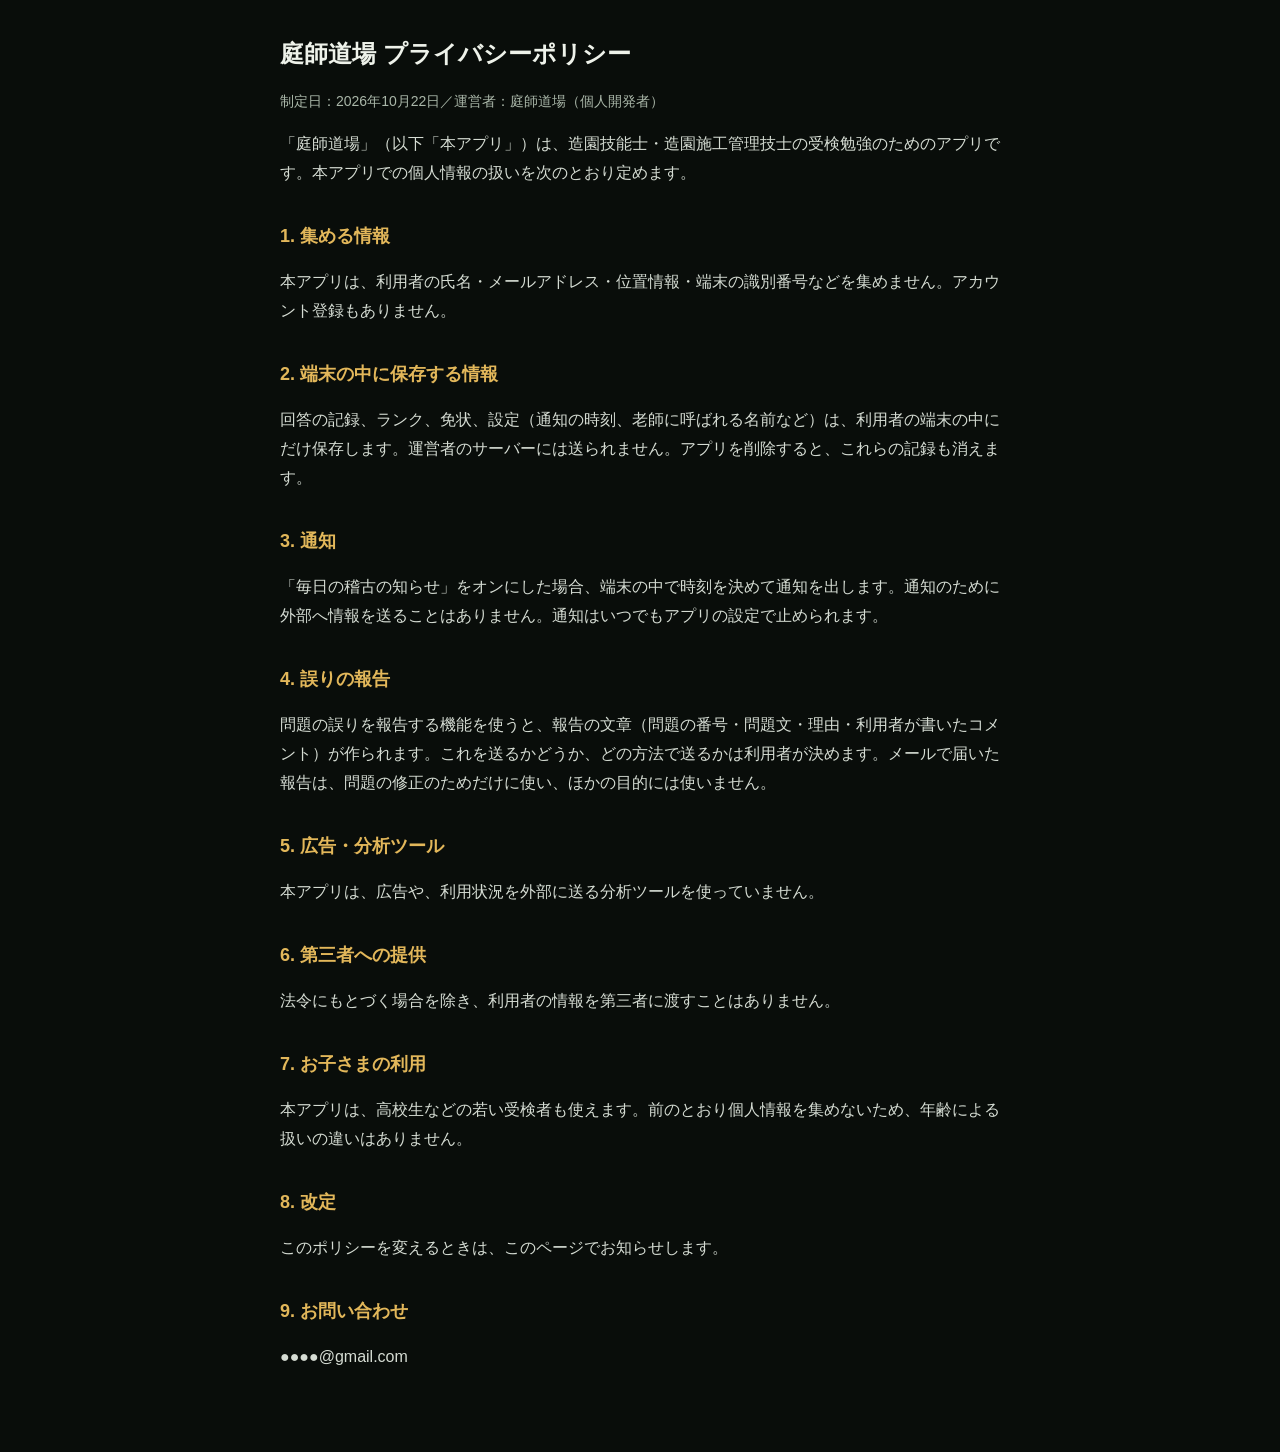
<file: privacy.html>
<!doctype html>
<html lang="ja">
<head>
<meta charset="utf-8">
<meta name="viewport" content="width=device-width,initial-scale=1">
<title>庭師道場 プライバシーポリシー</title>
<style>
  body{margin:0;background:#090D0A;color:#EEF2EA;font-family:"Hiragino Sans","Noto Sans JP",sans-serif;font-size:16px;line-height:1.8}
  main{max-width:720px;margin:0 auto;padding:32px 16px 64px}
  h1{font-size:24px;margin:0 0 4px} h2{font-size:18px;margin:32px 0 8px;color:#E2B75A}
  p,li{color:#D5DCD3} .muted{color:#AAB7A9;font-size:14px}
</style>
</head>
<body>
<main>
<h1>庭師道場 プライバシーポリシー</h1>
<p class="muted">制定日：2026年10月22日／運営者：庭師道場（個人開発者）</p>

<p>「庭師道場」（以下「本アプリ」）は、造園技能士・造園施工管理技士の受検勉強のためのアプリです。本アプリでの個人情報の扱いを次のとおり定めます。</p>

<h2>1. 集める情報</h2>
<p>本アプリは、利用者の氏名・メールアドレス・位置情報・端末の識別番号などを集めません。アカウント登録もありません。</p>

<h2>2. 端末の中に保存する情報</h2>
<p>回答の記録、ランク、免状、設定（通知の時刻、老師に呼ばれる名前など）は、利用者の端末の中にだけ保存します。運営者のサーバーには送られません。アプリを削除すると、これらの記録も消えます。</p>

<h2>3. 通知</h2>
<p>「毎日の稽古の知らせ」をオンにした場合、端末の中で時刻を決めて通知を出します。通知のために外部へ情報を送ることはありません。通知はいつでもアプリの設定で止められます。</p>

<h2>4. 誤りの報告</h2>
<p>問題の誤りを報告する機能を使うと、報告の文章（問題の番号・問題文・理由・利用者が書いたコメント）が作られます。これを送るかどうか、どの方法で送るかは利用者が決めます。メールで届いた報告は、問題の修正のためだけに使い、ほかの目的には使いません。</p>

<h2>5. 広告・分析ツール</h2>
<p>本アプリは、広告や、利用状況を外部に送る分析ツールを使っていません。</p>

<h2>6. 第三者への提供</h2>
<p>法令にもとづく場合を除き、利用者の情報を第三者に渡すことはありません。</p>

<h2>7. お子さまの利用</h2>
<p>本アプリは、高校生などの若い受検者も使えます。前のとおり個人情報を集めないため、年齢による扱いの違いはありません。</p>

<h2>8. 改定</h2>
<p>このポリシーを変えるときは、このページでお知らせします。</p>

<h2>9. お問い合わせ</h2>
<p>●●●●@gmail.com</p>
</main>
</body>
</html>
</file>
<file: fonts/fonts.css>
/* アプリ版で同梱するフォント（SIL Open Font License 1.1。ライセンス文は同じフォルダ）
   しっぽり明朝B1はアプリで使う文字だけに絞ってある（build のたびに作り直す必要はない。文字を大きく増やしたら作り直す） */
@font-face{font-family:"Zen Kaku Gothic New";font-weight:400;font-display:swap;src:url(ZenKakuGothicNew-Regular.woff2) format("woff2")}
@font-face{font-family:"Zen Kaku Gothic New";font-weight:500;font-display:swap;src:url(ZenKakuGothicNew-Medium.woff2) format("woff2")}
@font-face{font-family:"Zen Kaku Gothic New";font-weight:700;font-display:swap;src:url(ZenKakuGothicNew-Bold.woff2) format("woff2")}
@font-face{font-family:"Zen Kaku Gothic New";font-weight:900;font-display:swap;src:url(ZenKakuGothicNew-Black.woff2) format("woff2")}
@font-face{font-family:"Shippori Mincho B1";font-weight:600;font-display:swap;src:url(ShipporiMinchoB1-SemiBold.woff2) format("woff2")}
@font-face{font-family:"Shippori Mincho B1";font-weight:800;font-display:swap;src:url(ShipporiMinchoB1-ExtraBold.woff2) format("woff2")}
</file>
